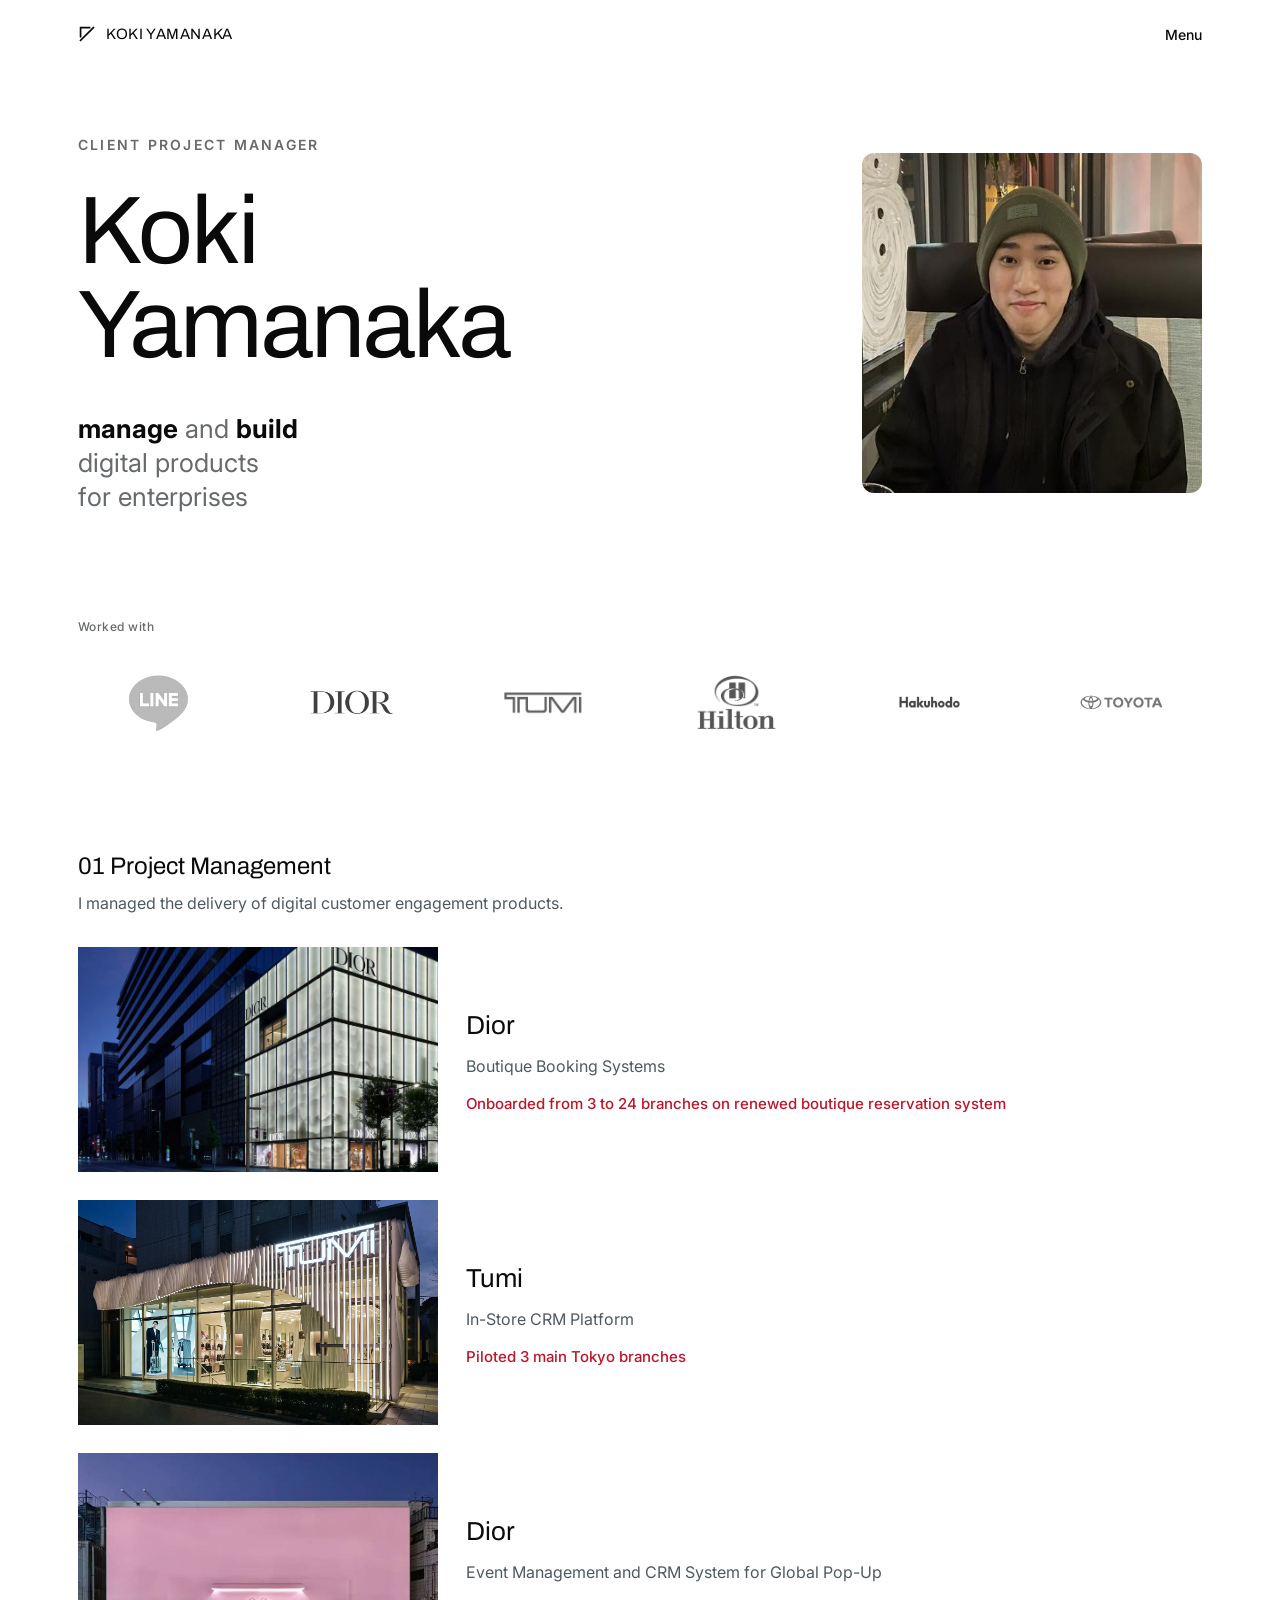
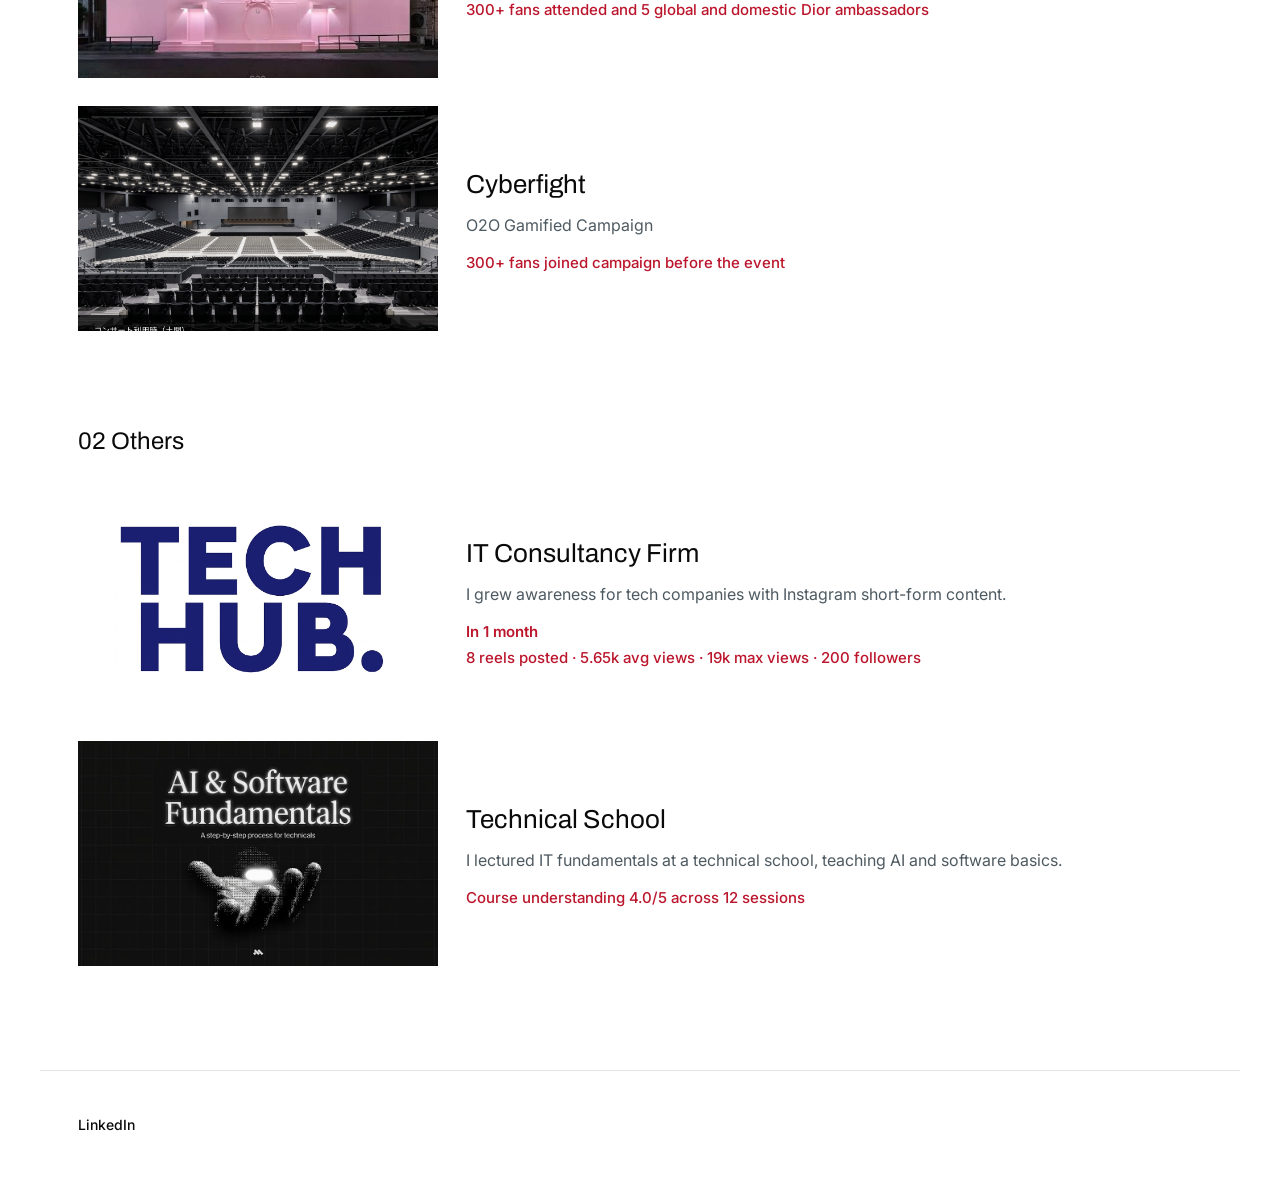
<file: index.html>
<!DOCTYPE html>
<html lang="en">
<head>
<!-- Google Analytics (GA4) -->
<script>
if (location.hostname !== 'localhost' && location.hostname !== '127.0.0.1') {
  var s = document.createElement('script');
  s.async = true;
  s.src = 'https://www.googletagmanager.com/gtag/js?id=G-XX8WPGD8Z6';
  document.head.appendChild(s);
  window.dataLayer = window.dataLayer || [];
  function gtag(){dataLayer.push(arguments);}
  gtag('js', new Date());
  gtag('config', 'G-XX8WPGD8Z6');
}
</script>
<meta charset="UTF-8">
<meta name="viewport" content="width=device-width, initial-scale=1.0">
<title>Koki Yamanaka</title>
<meta name="description" content="Machine learning engineer. I build AI products that actually get used.">
<link rel="preconnect" href="https://fonts.googleapis.com">
<link rel="preconnect" href="https://fonts.gstatic.com" crossorigin>
<link rel="stylesheet" href="https://fonts.googleapis.com/css2?family=Archivo:wght@400;600;700&family=Inter:wght@400;500;600;700&display=swap">
<link rel="stylesheet" href="case-study.css?v=83">
</head>
<body class="cs-page">

<header class="cs-header">
  <div class="cs-header-inner cs-container">
    <a class="cs-brand" href="index.html" aria-label="Koki Yamanaka — home">
      <svg class="cs-brand-mark" viewBox="0 0 28 28" aria-hidden="true">
        <path d="M4 24 24 4M4 4h14M4 4v14" fill="none" stroke="currentColor" stroke-width="2.6" stroke-linecap="square"/>
      </svg>
      <span>Koki Yamanaka</span>
    </a>
    <button class="cs-menu-toggle" id="menuToggle" type="button" aria-expanded="false" aria-controls="siteMenu">
      <span class="cs-menu-toggle-label">Menu</span>
    </button>
  </div>
</header>

<nav class="cs-menu" id="siteMenu" hidden>
  <div class="cs-menu-inner cs-container">
    <a href="index.html">Profile</a>
    <a href="reels.html">Short-Form Video</a>
    <a href="https://www.linkedin.com/in/koki-yamanaka-48b186243" target="_blank" rel="noopener">LinkedIn</a>
  </div>
</nav>

<main>

  <!-- ========== HERO ========== -->
  <section class="cs-container cs-hero home-hero">
    <div class="home-hero-text">
      <p class="home-hero-role">Client Project Manager</p>
      <h1 class="home-hero-name">Koki<br>Yamanaka</h1>
      <p class="home-hero-tagline"><strong>manage</strong> and <strong>build</strong><br>digital products<br>for enterprises</p>
    </div>
    <img class="home-hero-photo" src="images/hero-portrait.jpg" alt="Portrait of Koki Yamanaka">
  </section>

  <!-- ========== WORKED WITH ========== -->
  <section class="worked-with" aria-label="Clients I have worked with">
   <div class="cs-container">
    <p class="worked-with-label">Worked with</p>
    <ul class="logo-strip">
      <li class="logo-slot">
        <img src="images/clients/line.png" alt="LINE" hidden>
        <span>LINE</span>
      </li>
      <li class="logo-slot">
        <img src="images/clients/dior.png" alt="Dior" hidden>
        <span>Dior</span>
      </li>
      <li class="logo-slot">
        <img src="images/clients/tumi.png" alt="Tumi" hidden>
        <span>Tumi</span>
      </li>
      <li class="logo-slot">
        <img src="images/clients/hilton.png" alt="Hilton" hidden>
        <span>Hilton</span>
      </li>
      <li class="logo-slot">
        <img src="images/clients/hakuhodo.jpeg" alt="Hakuhodo" hidden>
        <span>Hakuhodo</span>
      </li>
      <li class="logo-slot">
        <img src="images/clients/toyota.png" alt="Toyota" hidden>
        <span>Toyota</span>
      </li>
    </ul>
   </div>
  </section>

  <!-- ========== WORK LIST ========== -->
  <section class="cs-section cs-container" id="work">
    <div class="cs-section-body work-group-label">
      <p>01 Project Management</p>
    </div>
    <p class="work-group-intro">I managed the delivery of digital customer engagement products.</p>

    <div class="work-list">

      <a class="work-item" href="dior.html">
        <figure class="media-slot" style="--ar: 16/10;">
          <img src="images/dior/hero.avif" alt="Dior boutique storefront">
          <figcaption>Dior</figcaption>
        </figure>
        <div class="work-item-text">
          <h3>Dior</h3>
          <p>Boutique Booking Systems</p>
          <p class="work-item-result">Onboarded from 3 to 24 branches on renewed boutique reservation system</p>
        </div>
      </a>

      <a class="work-item" href="tumi.html">
        <figure class="media-slot" style="--ar: 16/10;">
          <img src="images/tumi/hero.webp" alt="Tumi flagship storefront in Omotesando at night" style="object-position: 79% 50%;">
          <figcaption>Tumi</figcaption>
        </figure>
        <div class="work-item-text">
          <h3>Tumi</h3>
          <p>In-Store CRM Platform</p>
          <p class="work-item-result">Piloted 3 main Tokyo branches</p>
        </div>
      </a>

      <a class="work-item" href="dior-addict.html">
        <figure class="media-slot" style="--ar: 16/10;">
          <img src="images/dior-addict/hero.jpeg" alt="Dior Addict pop-up event venue exterior in Shibuya">
          <figcaption>Dior Addict</figcaption>
        </figure>
        <div class="work-item-text">
          <h3>Dior</h3>
          <p>Event Management and CRM System for Global Pop-Up</p>
          <p class="work-item-result">300+ fans attended and 5 global and domestic Dior ambassadors</p>
        </div>
      </a>

      <a class="work-item" href="new-project.html">
        <figure class="media-slot" style="--ar: 16/10;">
          <img src="images/cyberfight/hero.png" alt="Cyberfight wrestling event">
          <figcaption>Cyberfight</figcaption>
        </figure>
        <div class="work-item-text">
          <h3>Cyberfight</h3>
          <p>O2O Gamified Campaign</p>
          <p class="work-item-result">300+ fans joined campaign before the event</p>
        </div>
      </a>

      <!-- TODO: add more case studies here as they're built -->

    </div>

    <div class="cs-section-body work-group-label">
      <p>02 Others</p>
    </div>

    <div class="work-list" id="education">

      <a class="work-item" href="novatrade.html">
        <figure class="media-slot media-slot--fit" style="--ar: 16/10;">
          <img src="images/novatrade/hero-2.jpg" alt="Novatrade">
          <figcaption>Novatrade</figcaption>
        </figure>
        <div class="work-item-text">
          <h3>IT Consultancy Firm</h3>
          <p>I grew awareness for tech companies with Instagram short-form content.</p>
          <p class="work-item-result"><span class="result-lead">In 1 month</span>8 reels posted · 5.65k avg views · 19k max views · 200 followers</p>
        </div>
      </a>

      <a class="work-item" href="technical-school.html">
        <figure class="media-slot" style="--ar: 16/10;">
          <img src="images/technical-school/fundamentals-card-wide.png" alt="AI &amp; Software Fundamentals">
          <figcaption>Technical School</figcaption>
        </figure>
        <div class="work-item-text">
          <h3>Technical School</h3>
          <p>I lectured IT fundamentals at a technical school, teaching AI and software basics.</p>
          <p class="work-item-result">Course understanding 4.0/5 across 12 sessions</p>
        </div>
      </a>

    </div>
  </section>

  <footer class="cs-footer cs-container">
    <a href="https://www.linkedin.com/in/koki-yamanaka-48b186243" target="_blank" rel="noopener">LinkedIn</a>
  </footer>

</main>

<script>
  document.querySelectorAll('.logo-slot img').forEach(function (img) {
    var show = function () { img.hidden = false; img.nextElementSibling.hidden = true; };
    if (img.complete && img.naturalWidth > 0) show(); else img.addEventListener('load', show);
  });

  document.querySelectorAll('.media-slot > img').forEach(function (img) {
    var markEmpty = function () { img.closest('.media-slot').classList.add('is-empty'); };
    if (img.complete && img.naturalWidth === 0) {
      markEmpty();
    } else {
      img.addEventListener('error', markEmpty);
    }
  });

  (function () {
    var toggle = document.getElementById('menuToggle');
    var menu = document.getElementById('siteMenu');
    var label = toggle.querySelector('.cs-menu-toggle-label');

    toggle.addEventListener('click', function () {
      var willOpen = menu.hidden;
      menu.hidden = !willOpen;
      toggle.setAttribute('aria-expanded', String(willOpen));
      label.textContent = willOpen ? 'Close' : 'Menu';
    });
  })();
</script>

</body>
</html>
</file>
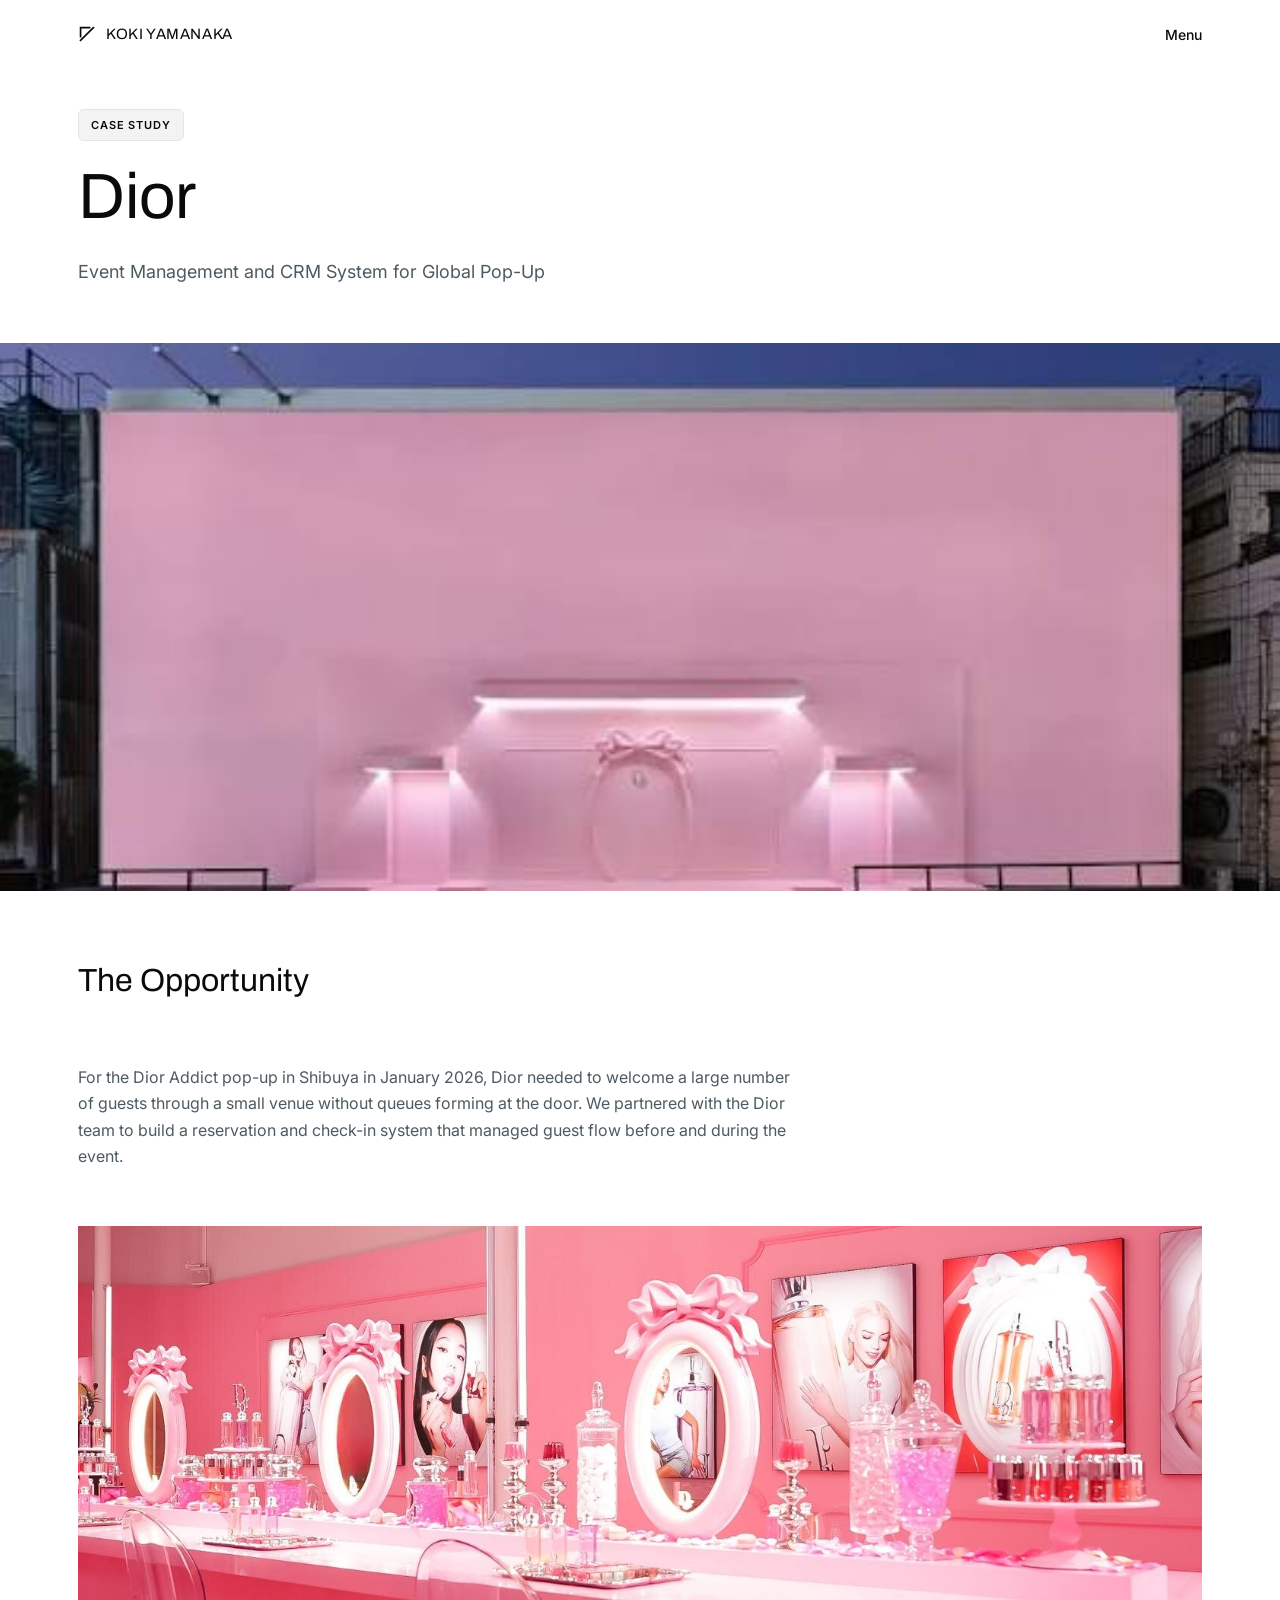
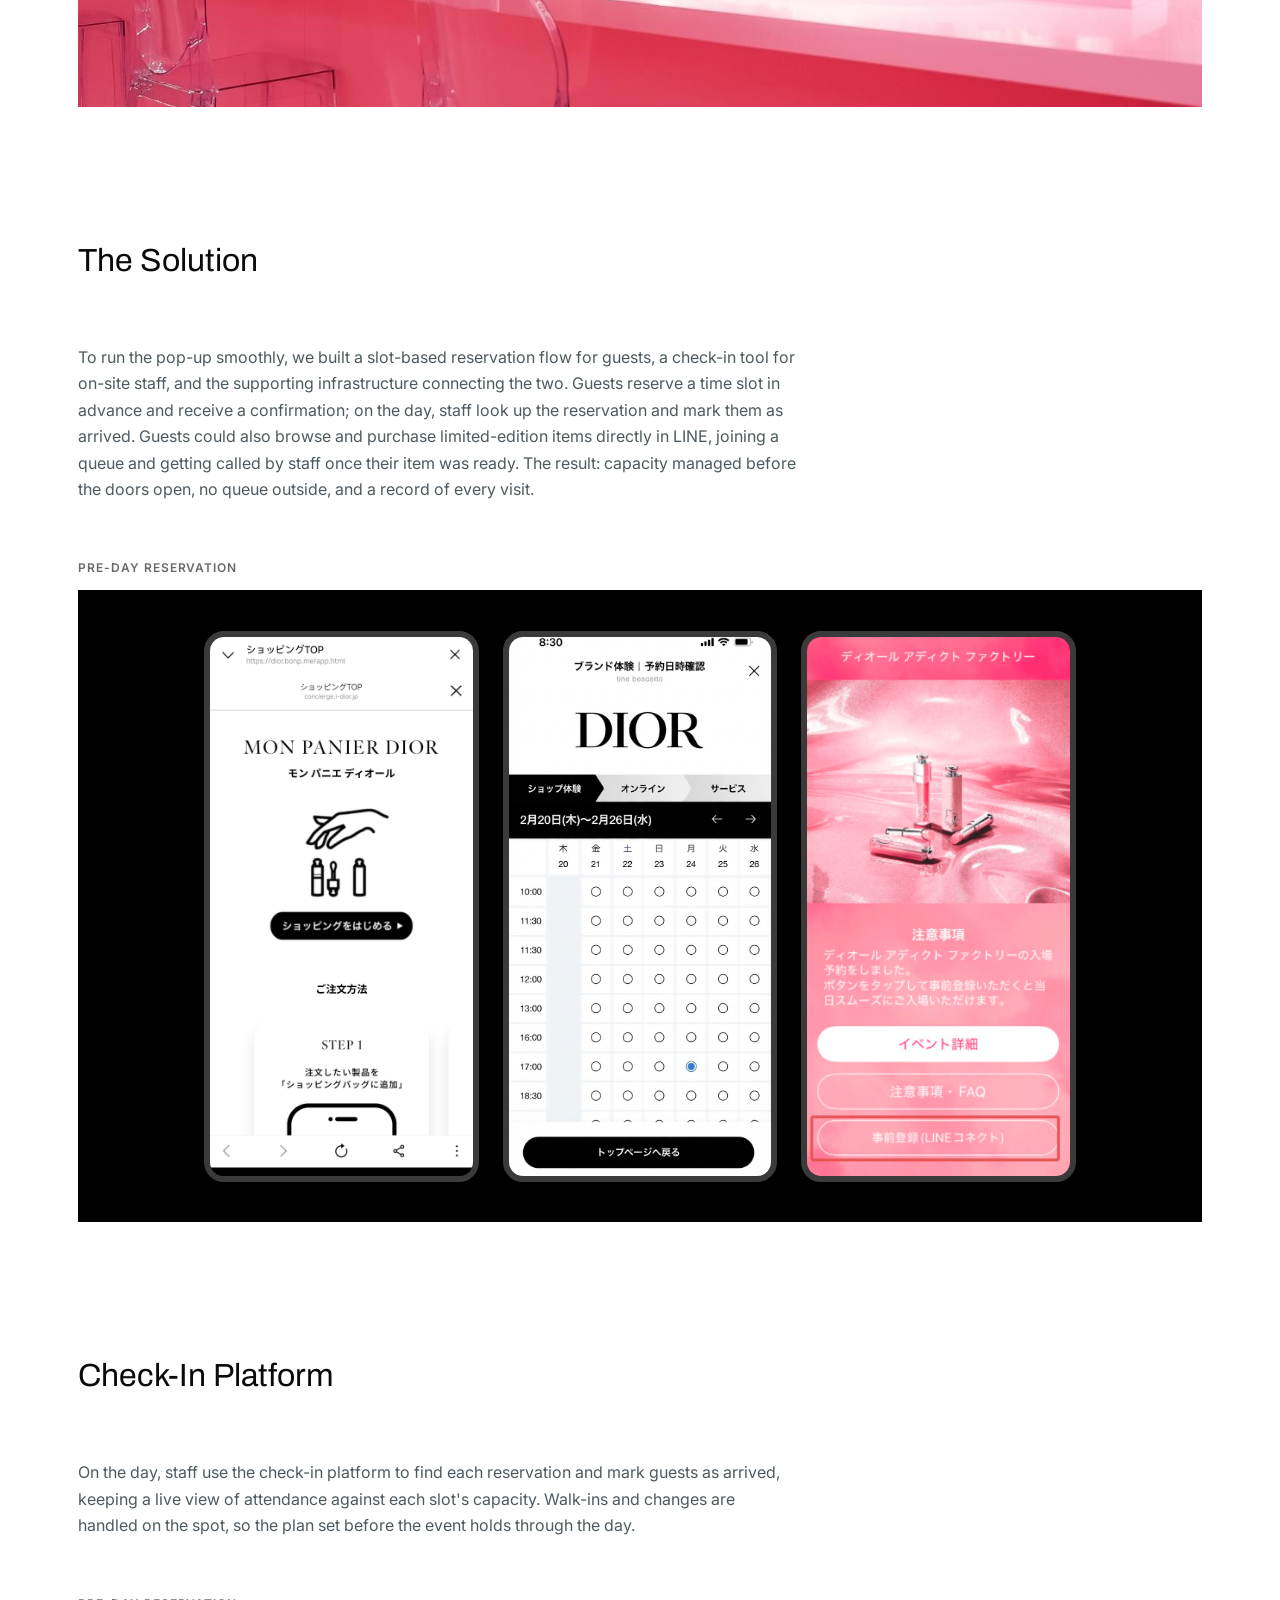
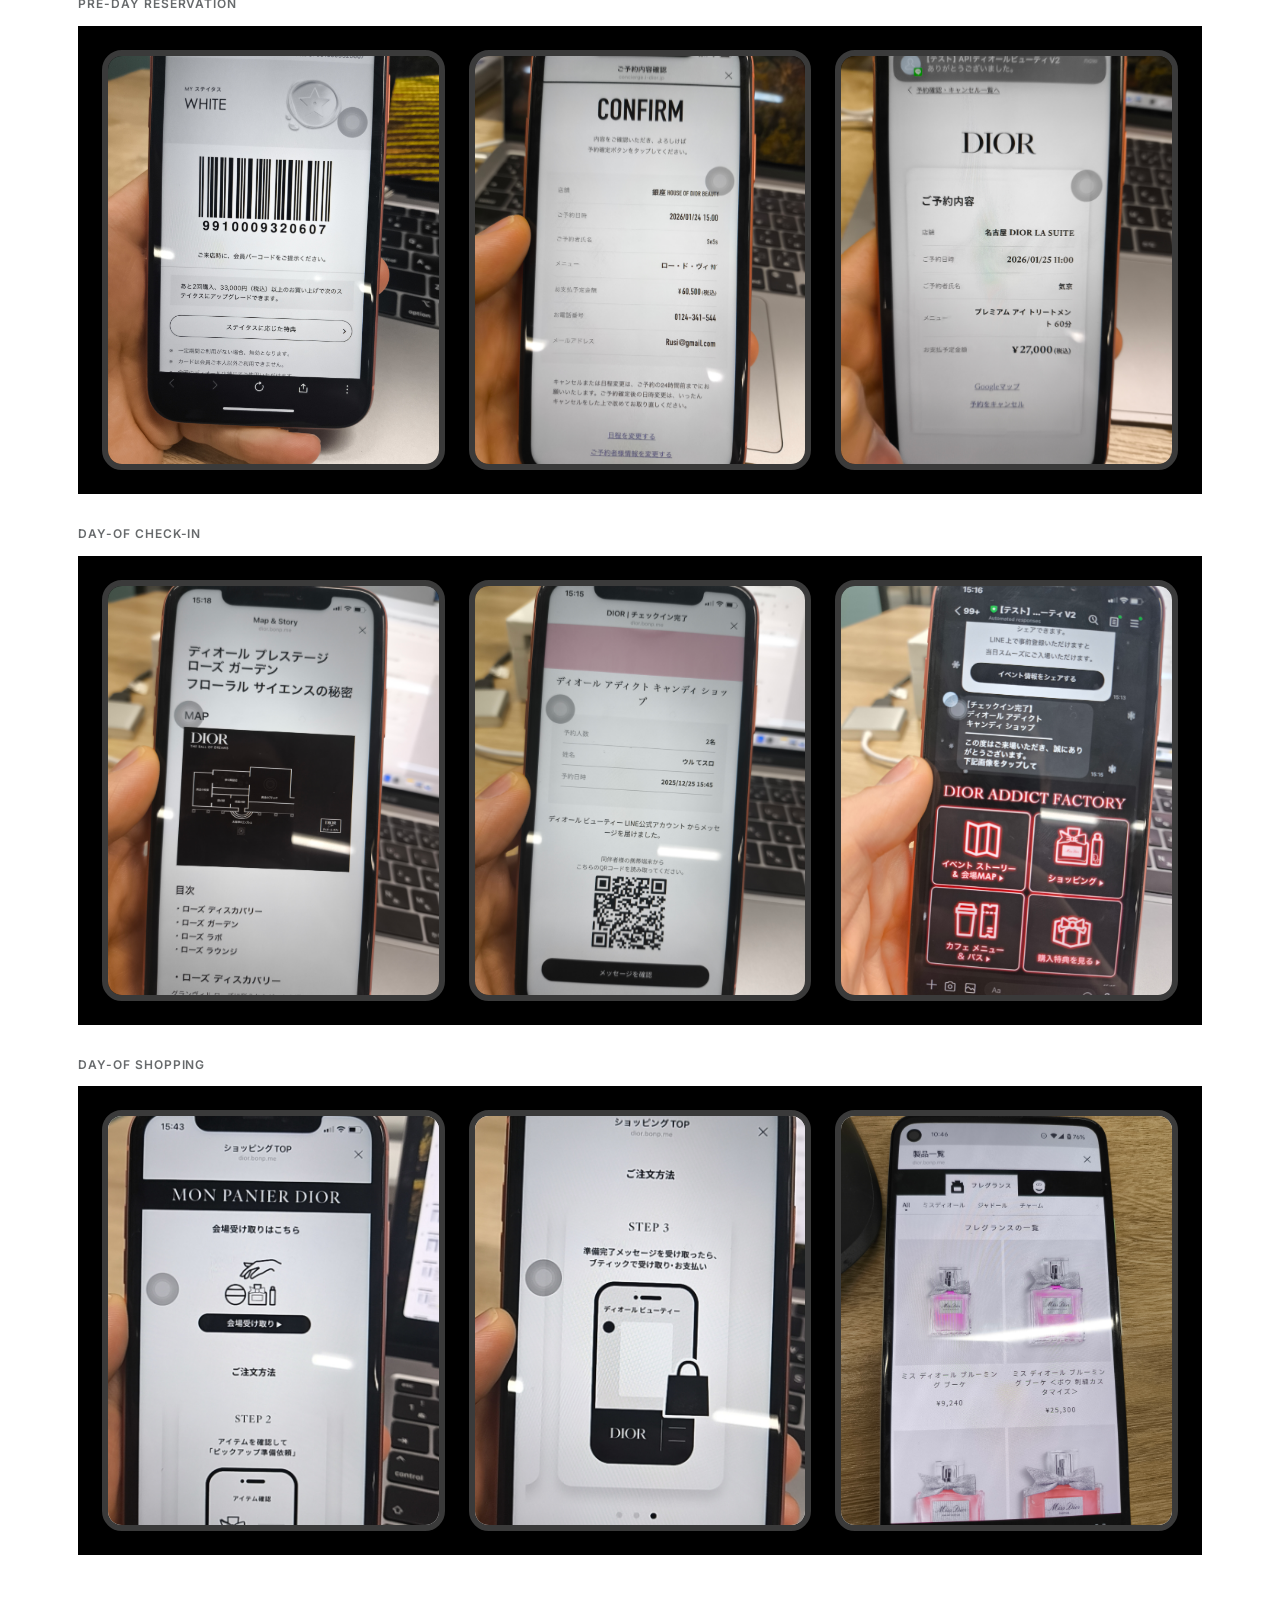
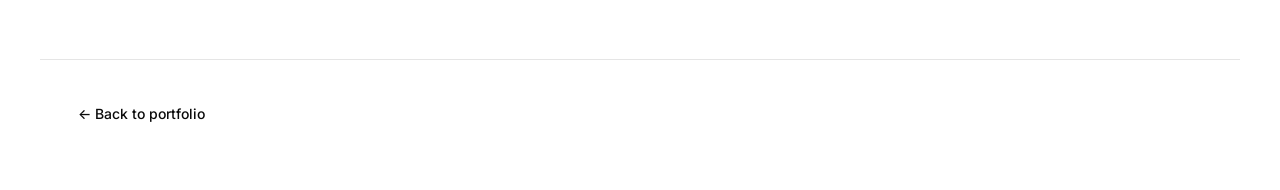
<file: dior-addict.html>
<!DOCTYPE html>
<html lang="en">
<head>
<!-- Google Analytics (GA4) -->
<script>
if (location.hostname !== 'localhost' && location.hostname !== '127.0.0.1') {
  var s = document.createElement('script');
  s.async = true;
  s.src = 'https://www.googletagmanager.com/gtag/js?id=G-XX8WPGD8Z6';
  document.head.appendChild(s);
  window.dataLayer = window.dataLayer || [];
  function gtag(){dataLayer.push(arguments);}
  gtag('js', new Date());
  gtag('config', 'G-XX8WPGD8Z6');
}
</script>
<meta charset="UTF-8">
<meta name="viewport" content="width=device-width, initial-scale=1.0">
<title>Dior Addict Pop-up Reservation System — Case Study</title>
<meta name="description" content="Delivering the reservation and check-in system for the Dior Addict pop-up event in Shibuya, January 2026.">
<link rel="preconnect" href="https://fonts.googleapis.com">
<link rel="preconnect" href="https://fonts.gstatic.com" crossorigin>
<link rel="stylesheet" href="https://fonts.googleapis.com/css2?family=Archivo:wght@400;600;700&family=Inter:wght@400;500;600;700&display=swap">
<link rel="stylesheet" href="case-study.css?v=9">
</head>
<body class="cs-page">

<header class="cs-header">
  <div class="cs-header-inner cs-container">
    <a class="cs-brand" href="index.html" aria-label="Koki Yamanaka — home">
      <svg class="cs-brand-mark" viewBox="0 0 28 28" aria-hidden="true">
        <path d="M4 24 24 4M4 4h14M4 4v14" fill="none" stroke="currentColor" stroke-width="2.6" stroke-linecap="square"/>
      </svg>
      <span>Koki Yamanaka</span>
    </a>
    <button class="cs-menu-toggle" id="menuToggle" type="button" aria-expanded="false" aria-controls="siteMenu">
      <span class="cs-menu-toggle-label">Menu</span>
    </button>
  </div>
</header>

<nav class="cs-menu" id="siteMenu" hidden>
  <div class="cs-menu-inner cs-container">
    <a href="index.html">Profile</a>
    <a href="https://www.linkedin.com/in/koki-yamanaka-48b186243" target="_blank" rel="noopener">LinkedIn</a>
  </div>
</nav>

<main>

  <!-- ========== HERO ========== -->
  <header class="cs-container cs-hero">
    <span class="cs-eyebrow">Case Study</span>
    <h1 class="cs-title">Dior</h1>
    <p class="cs-tagline">Event Management and CRM System for Global Pop-Up</p>
  </header>

  <figure class="media-slot media-slot--bleed" style="--ar: 21/9;">
    <img src="images/dior-addict/hero.jpeg" alt="Dior Addict pop-up event venue exterior in Shibuya">
    <figcaption>Hero — pop-up venue</figcaption>
  </figure>

  <!-- ========== THE OPPORTUNITY ========== -->
  <section class="cs-section cs-container">
    <h2 class="cs-section-title">The Opportunity</h2>
    <div class="cs-section-body">
      <p>For the Dior Addict pop-up in Shibuya in January 2026, Dior needed to welcome a large number of guests through a small venue without queues forming at the door. We partnered with the Dior team to build a reservation and check-in system that managed guest flow before and during the event.</p>
    </div>

    <figure class="media-slot" style="--ar: 21/9;">
      <img src="images/dior-addict/opportunity-venue.jpg" alt="Interior of the Dior Addict pop-up with a pink makeup counter, lit mirrors, and product displays">
      <figcaption>Pop-up venue</figcaption>
    </figure>
  </section>

  <!-- ========== THE SOLUTION ========== -->
  <section class="cs-section cs-container">
    <h2 class="cs-section-title">The Solution</h2>
    <div class="cs-section-body">
      <p>To run the pop-up smoothly, we built a slot-based reservation flow for guests, a check-in tool for on-site staff, and the supporting infrastructure connecting the two. Guests reserve a time slot in advance and receive a confirmation; on the day, staff look up the reservation and mark them as arrived. Guests could also browse and purchase limited-edition items directly in LINE, joining a queue and getting called by staff once their item was ready. The result: capacity managed before the doors open, no queue outside, and a record of every visit.</p>
    </div>

    <p class="row-label">Pre-Day Reservation</p>
    <figure class="media-slot media-slot--dark" style="--ar: 16/9;">
      <div class="phone-row phone-row--addict-fit">
        <figure class="media-slot media-slot--phone">
          <img src="images/dior-addict/checkin-1.png" alt="Check-in entry screen">
          <figcaption>Check-in entry</figcaption>
        </figure>
        <figure class="media-slot media-slot--phone">
          <img src="images/dior-addict/screen-1.jpeg" alt="Dior time slot booking calendar with available appointment times by day">
          <figcaption>Time slot selection</figcaption>
        </figure>
        <figure class="media-slot media-slot--phone">
          <img src="images/dior-addict/screen-2.png" alt="Dior Addict Factory reservation confirmation screen with LINE pre-registration prompt">
          <figcaption>Reservation confirmed</figcaption>
        </figure>
      </div>
    </figure>
  </section>

  <!-- ========== CHECK-IN PLATFORM ========== -->
  <section class="cs-section cs-container">
    <h2 class="cs-section-title">Check-In Platform</h2>
    <div class="cs-section-body">
      <p>On the day, staff use the check-in platform to find each reservation and mark guests as arrived, keeping a live view of attendance against each slot's capacity. Walk-ins and changes are handled on the spot, so the plan set before the event holds through the day.</p>
    </div>

    <p class="row-label">Pre-Day Reservation</p>
    <figure class="media-slot media-slot--dark" style="--ar: 12/5;">
      <div class="phone-row phone-row--addict-shots">
        <figure class="media-slot media-slot--phone">
          <img src="images/dior-addict/row1-1.jpg" alt="Dior membership card in the app showing WHITE status tier, the member barcode, and progress toward the next tier">
          <figcaption>Membership card</figcaption>
        </figure>
        <figure class="media-slot media-slot--phone">
          <img src="images/dior-addict/row1-2.jpg" alt="Reservation confirmation review screen for Ginza House of Dior Beauty, 24 January 2026 at 15:00, with the menu and price">
          <figcaption>Reservation — confirm</figcaption>
        </figure>
        <figure class="media-slot media-slot--phone">
          <img src="images/dior-addict/row1-3.jpg" alt="Reservation details for Nagoya Dior La Suite, 25 January 2026, with a LINE thank-you notification at the top of the screen">
          <figcaption>Reservation details</figcaption>
        </figure>
      </div>
    </figure>

    <p class="row-label">Day-of Check-In</p>
    <figure class="media-slot media-slot--dark" style="--ar: 12/5;">
      <div class="phone-row phone-row--addict-shots">
        <figure class="media-slot media-slot--phone">
          <img src="images/dior-addict/row2-1.jpg" alt="Event Map and Story page with the Dior Ball of Dreams venue floor map and a table of contents of rose-themed rooms">
          <figcaption>Event map &amp; story</figcaption>
        </figure>
        <figure class="media-slot media-slot--phone">
          <img src="images/dior-addict/row2-2.jpg" alt="Check-in complete screen for the Dior Addict Candy Shop with party size, name, date and time, and a QR code for a companion's phone">
          <figcaption>Check-in complete</figcaption>
        </figure>
        <figure class="media-slot media-slot--phone">
          <img src="images/dior-addict/row2-3.jpg" alt="LINE chat showing the check-in complete message and the Dior Addict Factory rich menu: event story and venue map, shopping, café menu and pass, and purchase benefits">
          <figcaption>LINE — rich menu</figcaption>
        </figure>
      </div>
    </figure>

    <p class="row-label">Day-of Shopping</p>
    <figure class="media-slot media-slot--dark" style="--ar: 12/5;">
      <div class="phone-row phone-row--addict-shots">
        <figure class="media-slot media-slot--phone">
          <img src="images/dior-addict/row3-1.jpg" alt="Shopping top page, Mon Panier Dior, with venue pickup and order step 2: confirm the item and request pickup preparation">
          <figcaption>Shopping — pickup request</figcaption>
        </figure>
        <figure class="media-slot media-slot--phone">
          <img src="images/dior-addict/row3-2.jpg" alt="Shopping order step 3: once the ready message arrives, collect and pay for the item at the boutique">
          <figcaption>Shopping — ready message</figcaption>
        </figure>
        <figure class="media-slot media-slot--phone">
          <img src="images/dior-addict/row3-3.jpg" alt="Product list in LINE on the fragrance tab, showing Miss Dior Blooming Bouquet items with prices">
          <figcaption>Product catalogue</figcaption>
        </figure>
      </div>
    </figure>
  </section>

  <footer class="cs-footer cs-container">
    <a href="index.html">&larr; Back to portfolio</a>
  </footer>

</main>

<script>
  document.querySelectorAll('.media-slot > img').forEach(function (img) {
    var markEmpty = function () { img.closest('.media-slot').classList.add('is-empty'); };
    if (img.complete && img.naturalWidth === 0) {
      markEmpty();
    } else {
      img.addEventListener('error', markEmpty);
    }
  });

  (function () {
    var toggle = document.getElementById('menuToggle');
    var menu = document.getElementById('siteMenu');
    var label = toggle.querySelector('.cs-menu-toggle-label');

    toggle.addEventListener('click', function () {
      var willOpen = menu.hidden;
      menu.hidden = !willOpen;
      toggle.setAttribute('aria-expanded', String(willOpen));
      label.textContent = willOpen ? 'Close' : 'Menu';
    });
  })();
</script>

</body>
</html>
</file>
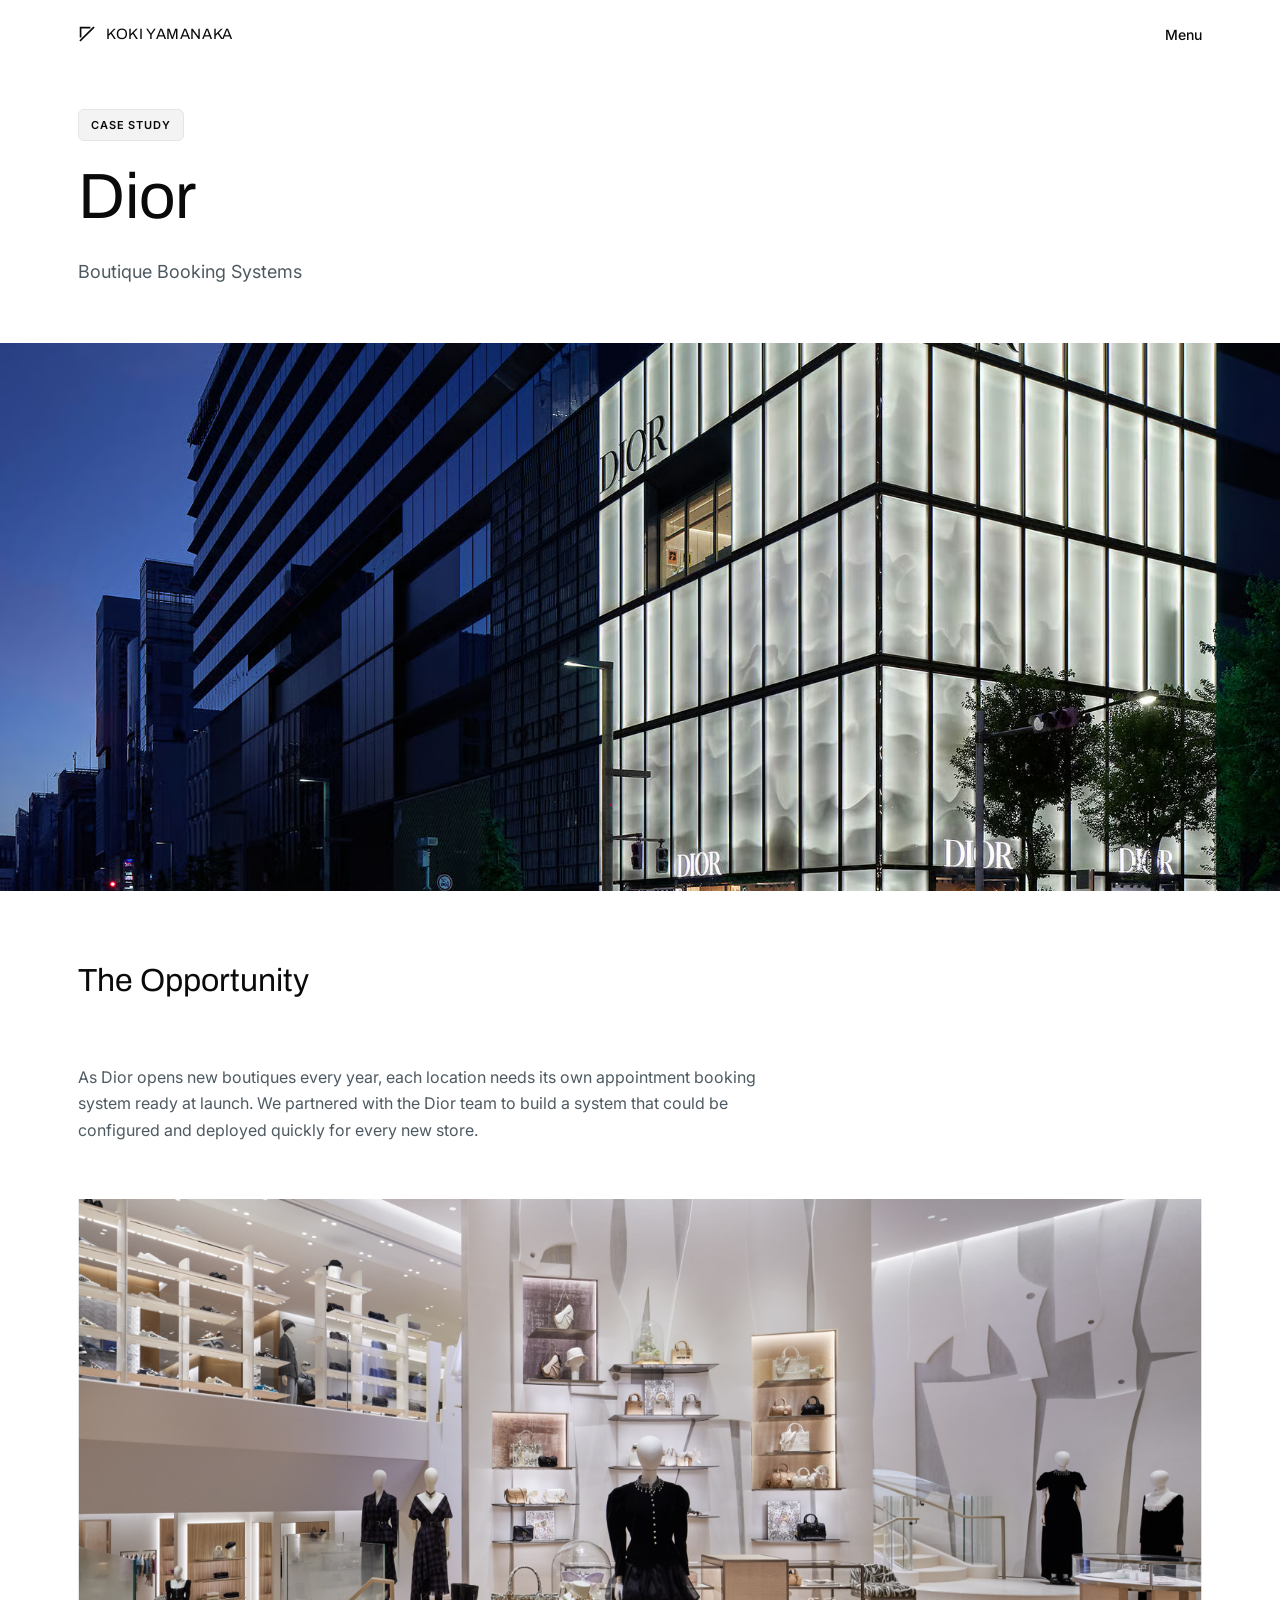
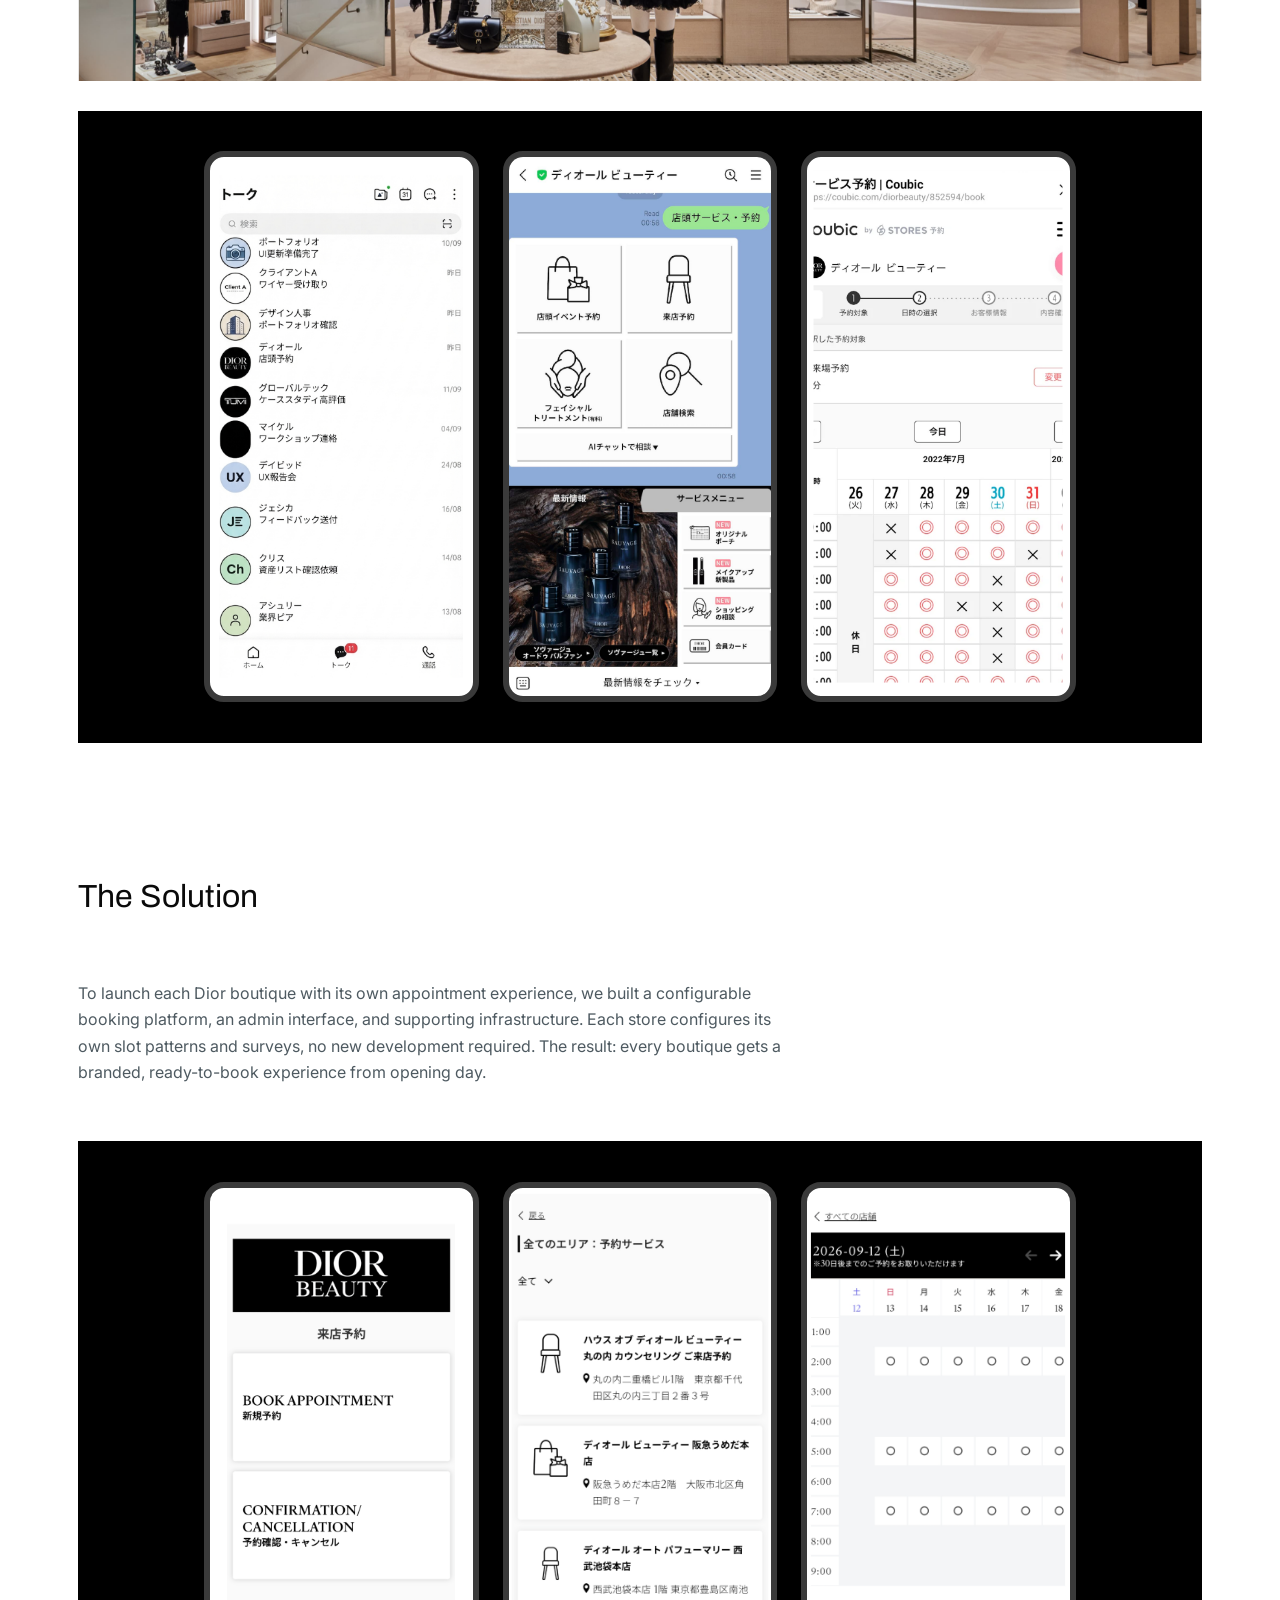
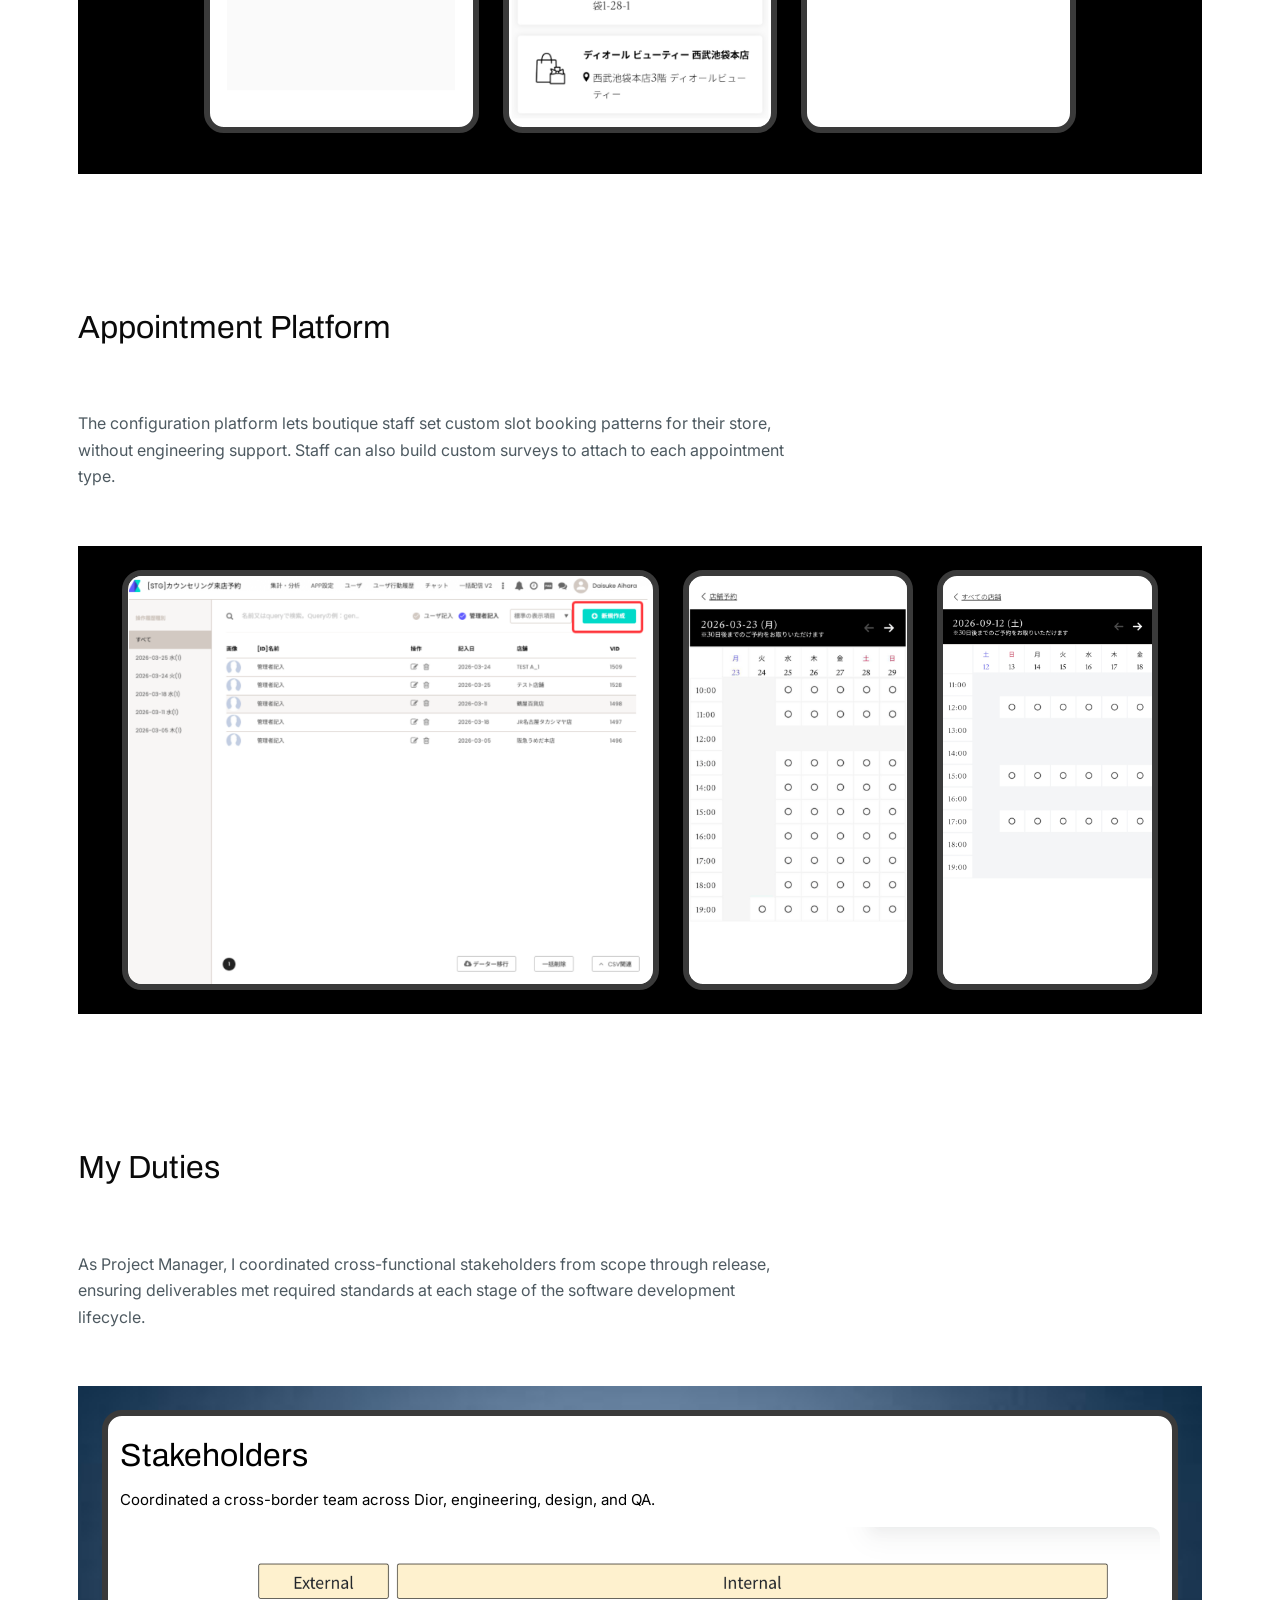
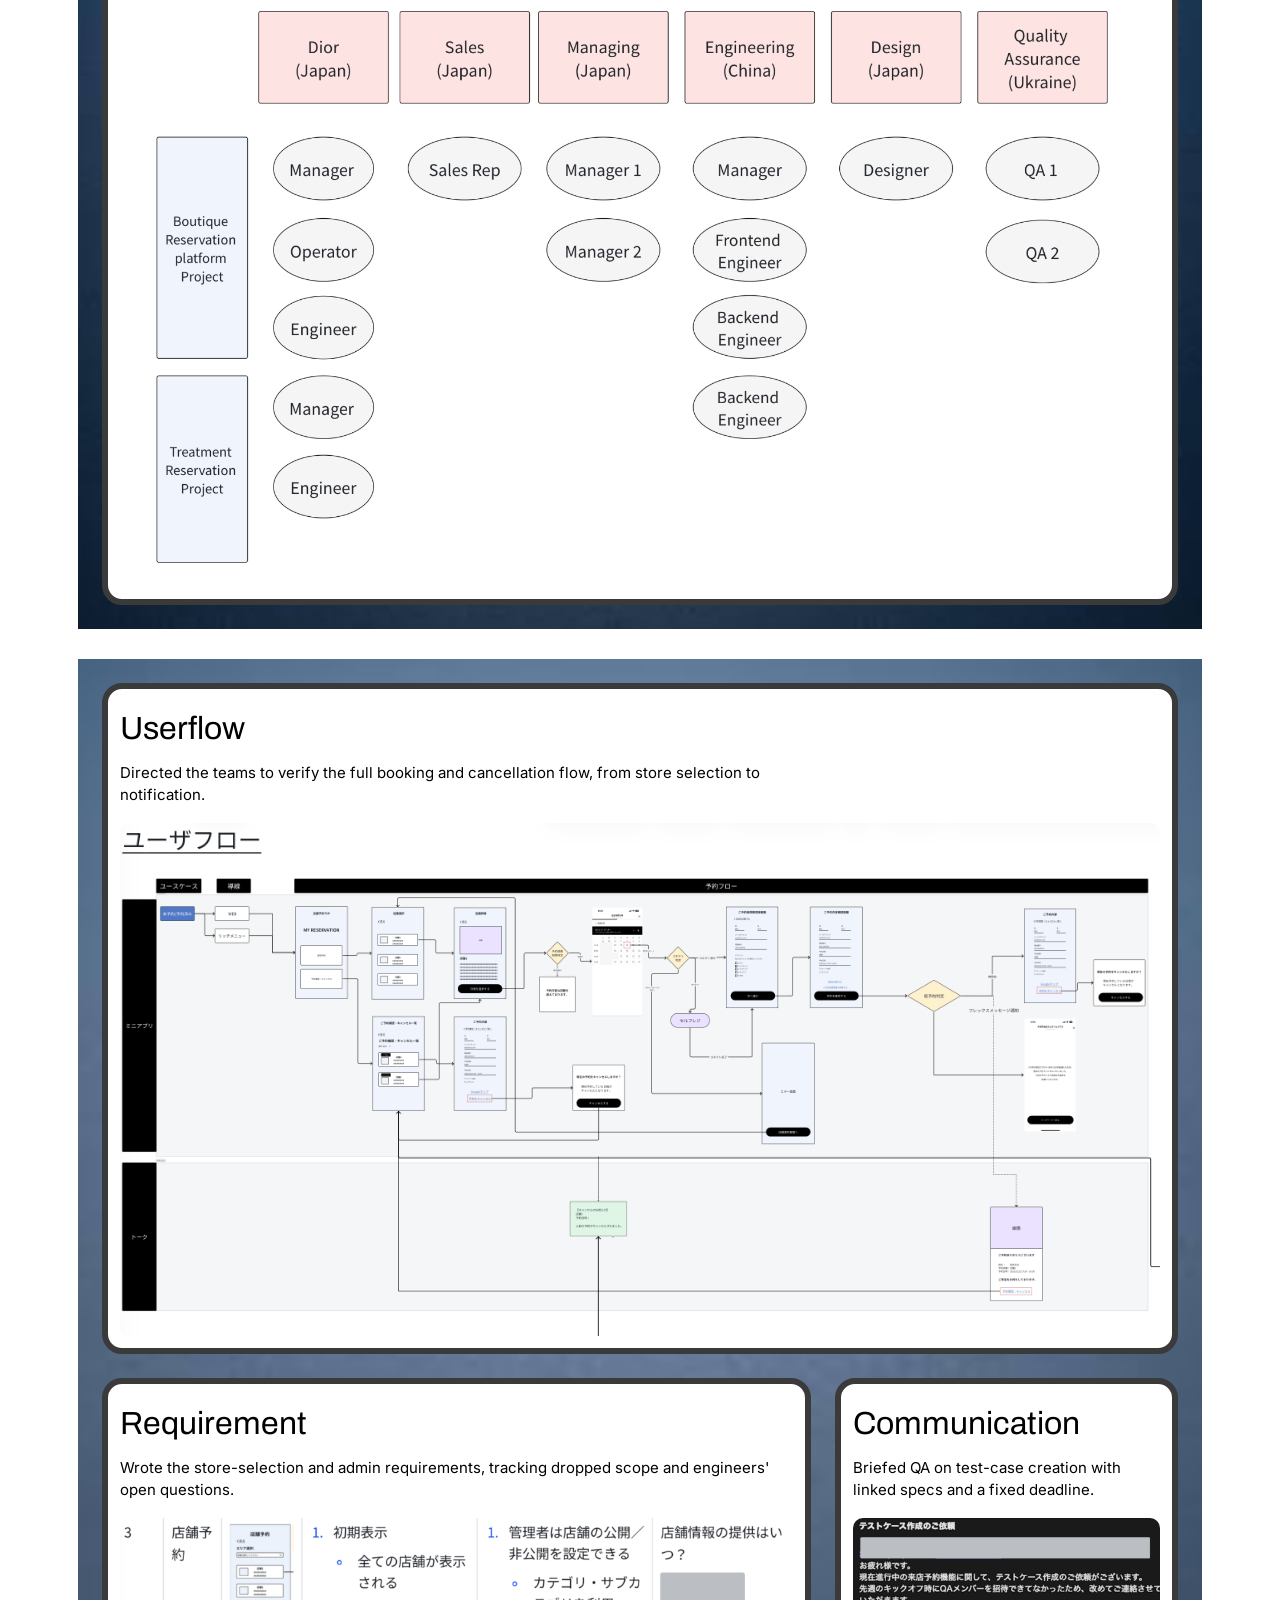
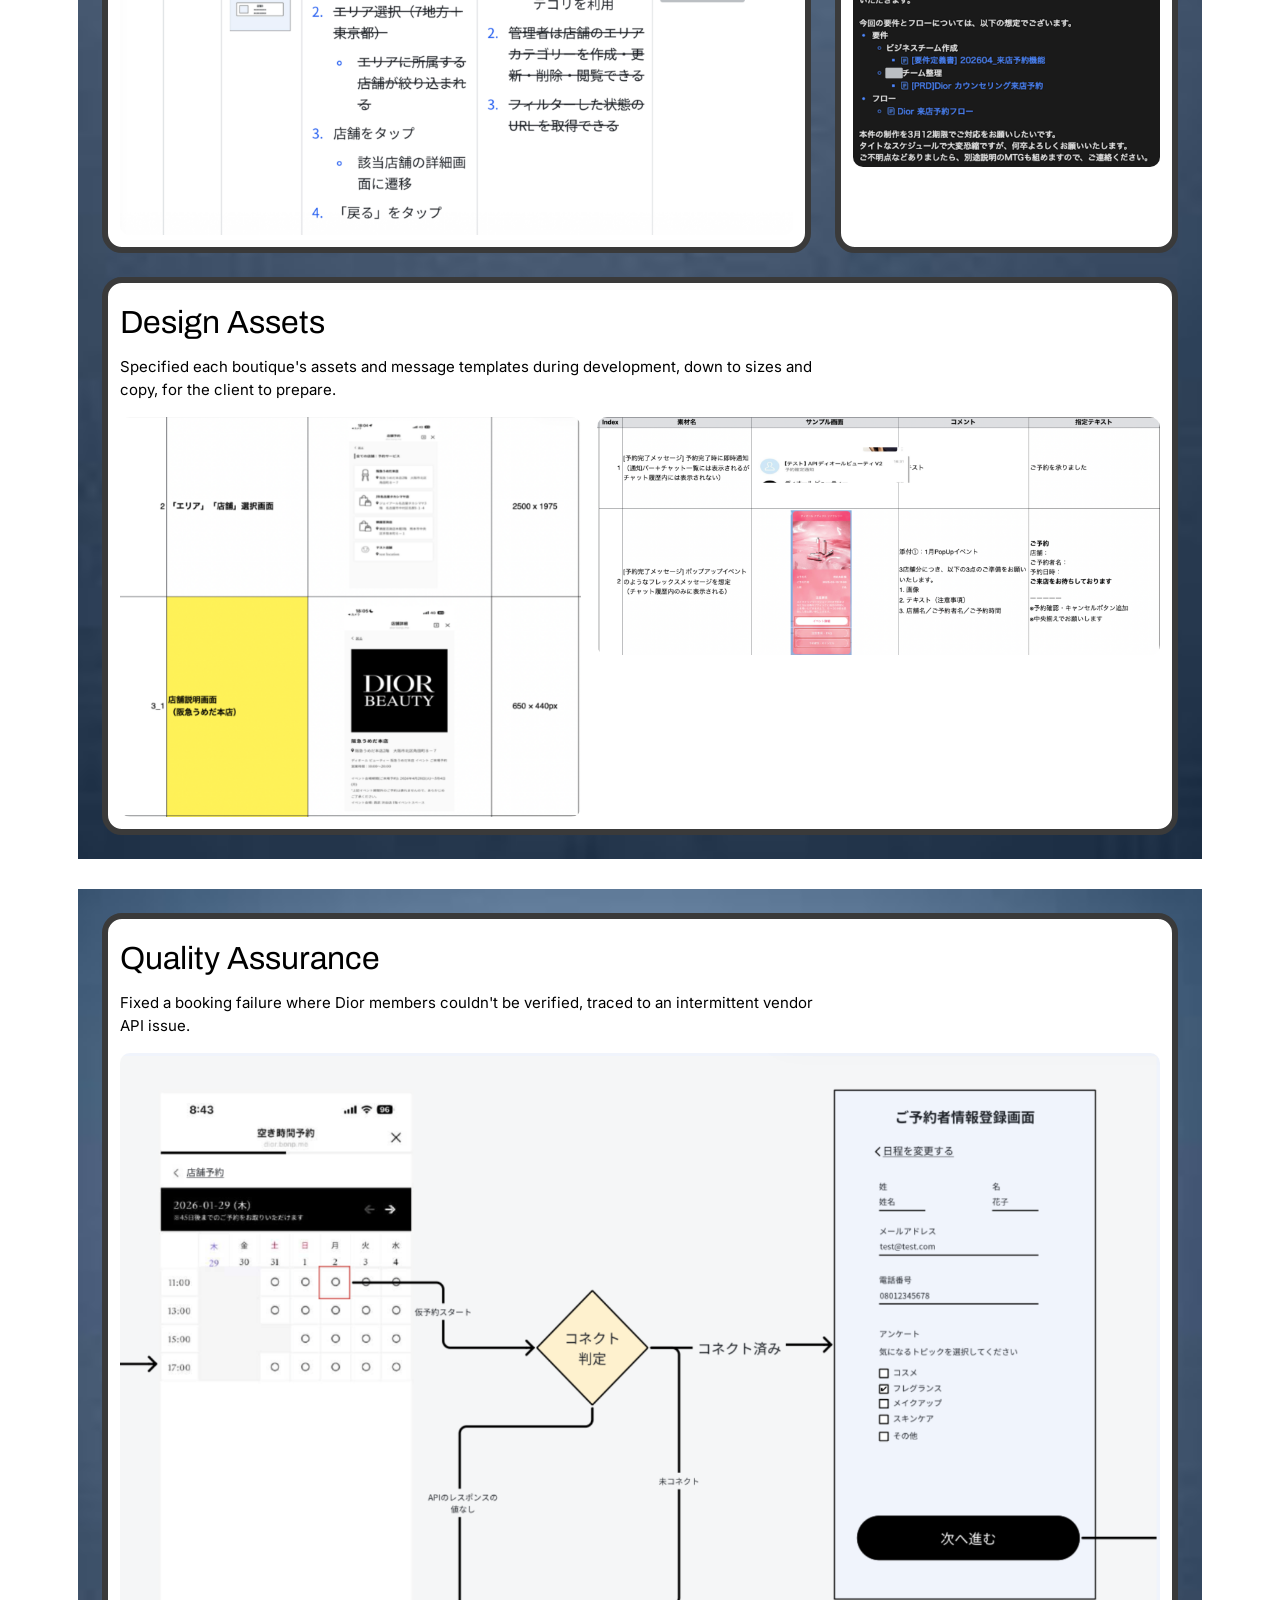
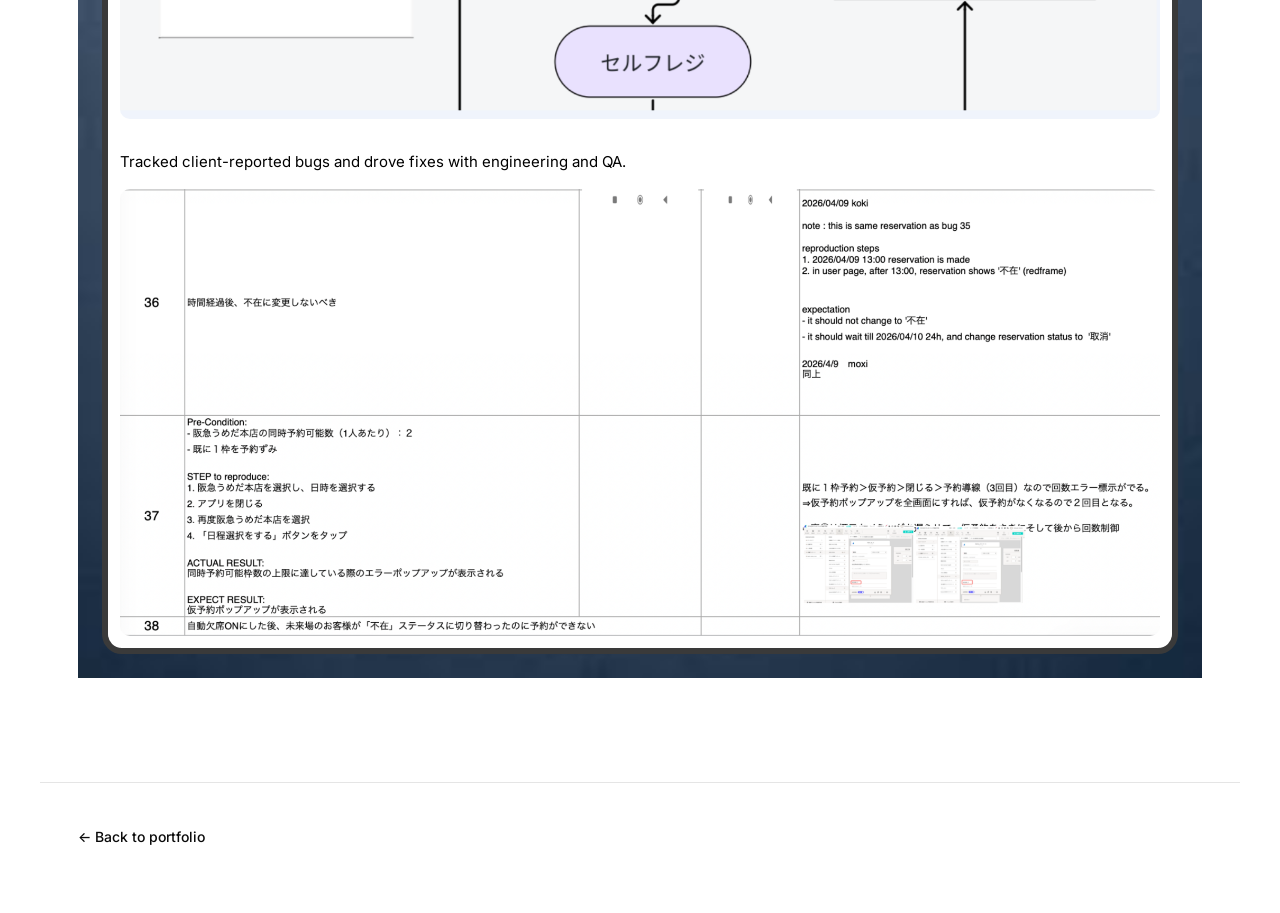
<file: dior.html>
<!DOCTYPE html>
<html lang="en">
<head>
<!-- Google Analytics (GA4) -->
<script>
if (location.hostname !== 'localhost' && location.hostname !== '127.0.0.1') {
  var s = document.createElement('script');
  s.async = true;
  s.src = 'https://www.googletagmanager.com/gtag/js?id=G-XX8WPGD8Z6';
  document.head.appendChild(s);
  window.dataLayer = window.dataLayer || [];
  function gtag(){dataLayer.push(arguments);}
  gtag('js', new Date());
  gtag('config', 'G-XX8WPGD8Z6');
}
</script>
<meta charset="UTF-8">
<meta name="viewport" content="width=device-width, initial-scale=1.0">
<title>Dior Boutique Appointment Platform — Case Study</title>
<meta name="description" content="Building a configurable boutique appointment platform for Dior's fast-scaling store network.">
<link rel="preconnect" href="https://fonts.googleapis.com">
<link rel="preconnect" href="https://fonts.gstatic.com" crossorigin>
<link rel="stylesheet" href="https://fonts.googleapis.com/css2?family=Archivo:wght@400;600;700&family=Inter:wght@400;500;600;700&display=swap">
<link rel="stylesheet" href="case-study.css?v=9">
</head>
<body class="cs-page">

<header class="cs-header">
  <div class="cs-header-inner cs-container">
    <a class="cs-brand" href="index.html" aria-label="Koki Yamanaka — home">
      <svg class="cs-brand-mark" viewBox="0 0 28 28" aria-hidden="true">
        <path d="M4 24 24 4M4 4h14M4 4v14" fill="none" stroke="currentColor" stroke-width="2.6" stroke-linecap="square"/>
      </svg>
      <span>Koki Yamanaka</span>
    </a>
    <button class="cs-menu-toggle" id="menuToggle" type="button" aria-expanded="false" aria-controls="siteMenu">
      <span class="cs-menu-toggle-label">Menu</span>
    </button>
  </div>
</header>

<nav class="cs-menu" id="siteMenu" hidden>
  <div class="cs-menu-inner cs-container">
    <a href="index.html">Profile</a>
    <a href="https://www.linkedin.com/in/koki-yamanaka-48b186243" target="_blank" rel="noopener">LinkedIn</a>
  </div>
</nav>

<main>

  <!-- ========== HERO ========== -->
  <header class="cs-container cs-hero">
    <span class="cs-eyebrow">Case Study</span>
    <h1 class="cs-title">Dior</h1>
    <p class="cs-tagline">Boutique Booking Systems</p>
  </header>

  <figure class="media-slot media-slot--bleed" style="--ar: 21/9;">
    <img src="images/dior/hero.avif" alt="Dior boutique storefront at night">
    <figcaption>Hero — boutique storefront</figcaption>
  </figure>

  <!-- ========== THE OPPORTUNITY ========== -->
  <section class="cs-section cs-container">
    <h2 class="cs-section-title">The Opportunity</h2>
    <div class="cs-section-body">
      <p>As Dior opens new boutiques every year, each location needs its own appointment booking system ready at launch. We partnered with the Dior team to build a system that could be configured and deployed quickly for every new store.</p>
    </div>

    <figure class="media-slot" style="--ar: 21/9;">
      <img src="images/dior/opportunity-interior.png" alt="Dior boutique interior">
      <figcaption>Boutique interior</figcaption>
    </figure>

    <figure class="media-slot media-slot--dark" style="--ar: 16/9;">
      <div class="phone-row phone-row--opportunity">
        <figure class="media-slot media-slot--phone">
          <img src="images/dior/opportunity-chat.png" alt="Dior Beauty chat screen">
          <figcaption>App — screen</figcaption>
        </figure>
        <figure class="media-slot media-slot--phone">
          <img src="images/dior/opportunity-app-1.png" alt="Dior Beauty appointment app — home screen">
          <figcaption>App — home</figcaption>
        </figure>
        <figure class="media-slot media-slot--phone">
          <img src="images/dior/opportunity-app-4.png" alt="Dior Beauty appointment app — additional screen">
          <figcaption>App — additional screen</figcaption>
        </figure>
      </div>
    </figure>
  </section>

  <!-- ========== THE SOLUTION ========== -->
  <section class="cs-section cs-container">
    <h2 class="cs-section-title">The Solution</h2>
    <div class="cs-section-body">
      <p>To launch each Dior boutique with its own appointment experience, we built a configurable booking platform, an admin interface, and supporting infrastructure. Each store configures its own slot patterns and surveys, no new development required. The result: every boutique gets a branded, ready-to-book experience from opening day.</p>
    </div>

    <figure class="media-slot media-slot--dark" style="--ar: 16/9;">
      <div class="phone-row phone-row--solution">
        <figure class="media-slot media-slot--phone">
          <img src="images/dior/solution-app-1.png" alt="Dior Beauty appointment booking home screen">
          <figcaption>Booking entry point</figcaption>
        </figure>
        <figure class="media-slot media-slot--phone">
          <img src="images/dior/solution-app-2.png" alt="List of nearby Dior boutiques for appointment booking">
          <figcaption>Store selection</figcaption>
        </figure>
        <figure class="media-slot media-slot--phone">
          <img src="images/dior/solution-app-3.png" alt="Date and time slot selection screen">
          <figcaption>Slot selection</figcaption>
        </figure>
      </div>
    </figure>
  </section>

  <!-- ========== APPOINTMENT PLATFORM — SLOT PATTERNS ========== -->
  <section class="cs-section cs-container">
    <h2 class="cs-section-title">Appointment Platform</h2>
    <div class="cs-section-body">
      <p>The configuration platform lets boutique staff set custom slot booking patterns for their store, without engineering support. Staff can also build custom surveys to attach to each appointment type.</p>
    </div>

    <figure class="media-slot media-slot--dark" style="--ar: 12/5;">
      <div class="phone-row phone-row--platform">
        <figure class="media-slot media-slot--phone">
          <img src="images/dior/platform-slots-admin.png" alt="Admin panel for configuring appointment slot patterns">
          <figcaption>Admin — slot configuration</figcaption>
        </figure>
        <figure class="media-slot media-slot--phone">
          <img src="images/dior/platform-slots-admin-right.png" alt="Admin — slot configuration detail">
          <figcaption>Admin — right panel</figcaption>
        </figure>
        <figure class="media-slot media-slot--phone">
          <img src="images/dior/platform-slots-admin-mid.png" alt="Admin — slot configuration detail">
          <figcaption>Admin — mid panel</figcaption>
        </figure>
      </div>
    </figure>
  </section>

  <!-- ========== MY DUTIES ========== -->
  <section class="cs-section cs-container">
    <h2 class="cs-section-title">My Duties</h2>

    <div class="cs-section-body">
      <p>As Project Manager, I coordinated cross-functional stakeholders from scope through release, ensuring deliverables met required standards at each stage of the software development lifecycle.</p>
    </div>

    <figure class="media-slot media-slot--dark media-slot--photo-bg" style="--ar: auto; --bg: url('images/dior/stakeholders-bg.jpeg');">
      <div class="dark-grid">
        <div class="dark-card dark-card--full">
          <p class="dark-card-label">Stakeholders</p>
          <p class="dark-card-caption">Coordinated a cross-border team across Dior, engineering, design, and QA.</p>
          <img src="images/dior/dark-stakeholders.png" alt="Diagram of stakeholder structure across Dior, the vendor company, engineering, design, and QA">
        </div>
      </div>
    </figure>

    <figure class="media-slot media-slot--dark media-slot--photo-bg" style="--ar: auto; --bg: url('images/dior/stakeholders-bg.jpeg');">
      <div class="dark-grid">
        <div class="dark-card dark-card--full">
          <p class="dark-card-label">Userflow</p>
          <p class="dark-card-caption">Directed the teams to verify the full booking and cancellation flow, from store selection to notification.</p>
          <img src="images/dior/dark-userflow.png" alt="Userflow diagram for the appointment booking system">
        </div>
        <div class="dark-card dark-card--wide">
          <p class="dark-card-label">Requirement</p>
          <p class="dark-card-caption">Wrote the store-selection and admin requirements, tracking dropped scope and engineers' open questions.</p>
          <img src="images/dior/dark-requirement.png" alt="Requirements documentation for the store reservation flow">
        </div>
        <div class="dark-card dark-card--narrow">
          <p class="dark-card-label">Communication</p>
          <p class="dark-card-caption">Briefed QA on test-case creation with linked specs and a fixed deadline.</p>
          <img src="images/dior/dark-communication.png" alt="Slack thread coordinating test case review with stakeholders">
        </div>
        <div class="dark-card dark-card--full">
          <p class="dark-card-label">Design Assets</p>
          <p class="dark-card-caption">Specified each boutique's assets and message templates during development, down to sizes and copy, for the client to prepare.</p>
          <div class="dark-card-pair">
            <img src="images/dior/dark-materials-1.png" alt="Store description screen specification with Dior Beauty reference">
            <img src="images/dior/dark-materials-2.png" alt="Materials index table listing message templates and sample screens">
          </div>
        </div>
      </div>
    </figure>

    <figure class="media-slot media-slot--dark media-slot--photo-bg" style="--ar: auto; --bg: url('images/dior/stakeholders-bg.jpeg');">
      <div class="dark-grid">
        <div class="dark-card dark-card--full dark-card--loose">
          <p class="dark-card-label">Quality Assurance</p>
          <p class="dark-card-caption">Fixed a booking failure where Dior members couldn't be verified, traced to an intermittent vendor API issue.</p>
          <img src="images/dior/dark-block3-top.png" alt="Booking flow diagram showing the member verification step">
          <p class="dark-card-caption">Tracked client-reported bugs and drove fixes with engineering and QA.</p>
          <img src="images/dior/dark-block3-bottom.png" alt="Bug tracking sheet with reproduction steps and expected results">
        </div>
      </div>
    </figure>
  </section>

  <footer class="cs-footer cs-container">
    <a href="index.html">&larr; Back to portfolio</a>
  </footer>

</main>

<script>
  document.querySelectorAll('.media-slot > img').forEach(function (img) {
    var markEmpty = function () { img.closest('.media-slot').classList.add('is-empty'); };
    if (img.complete && img.naturalWidth === 0) {
      markEmpty();
    } else {
      img.addEventListener('error', markEmpty);
    }
  });

  (function () {
    var toggle = document.getElementById('menuToggle');
    var menu = document.getElementById('siteMenu');
    var label = toggle.querySelector('.cs-menu-toggle-label');

    toggle.addEventListener('click', function () {
      var willOpen = menu.hidden;
      menu.hidden = !willOpen;
      toggle.setAttribute('aria-expanded', String(willOpen));
      label.textContent = willOpen ? 'Close' : 'Menu';
    });
  })();
</script>

</body>
</html>
</file>
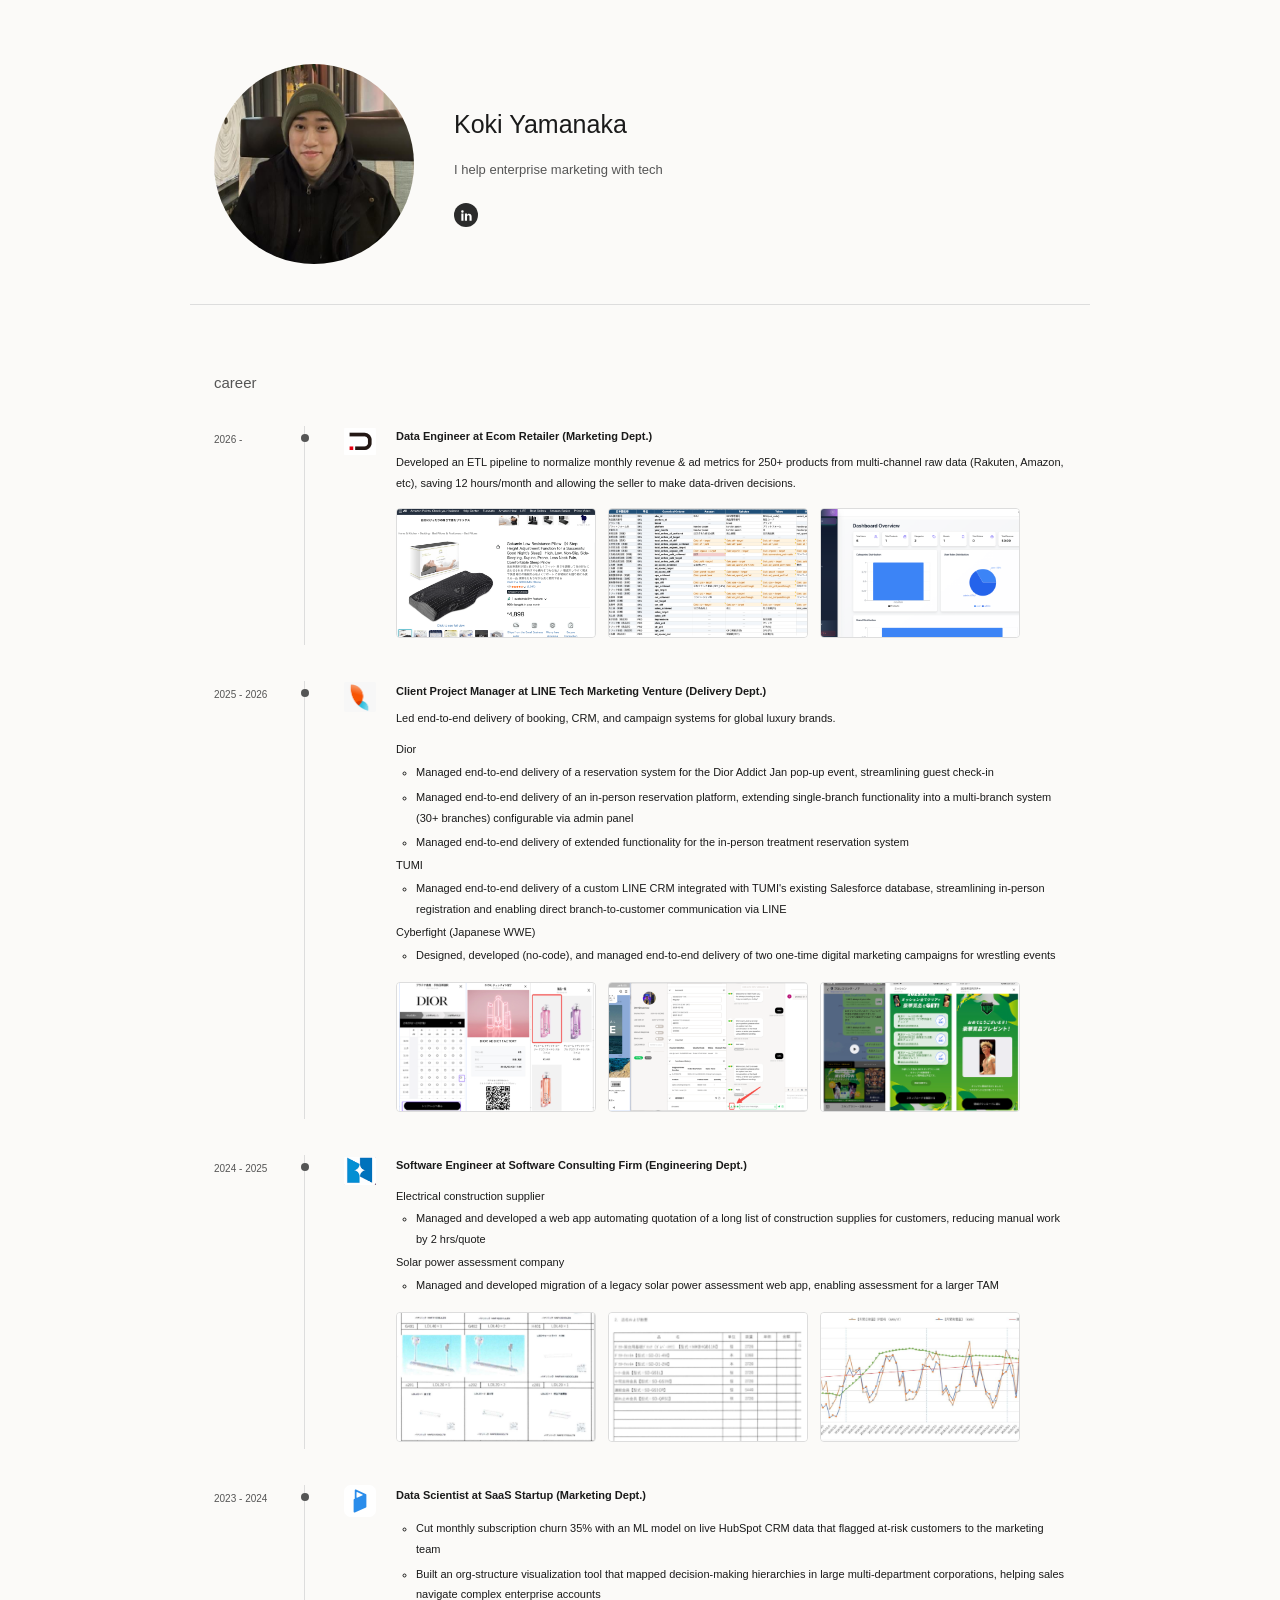
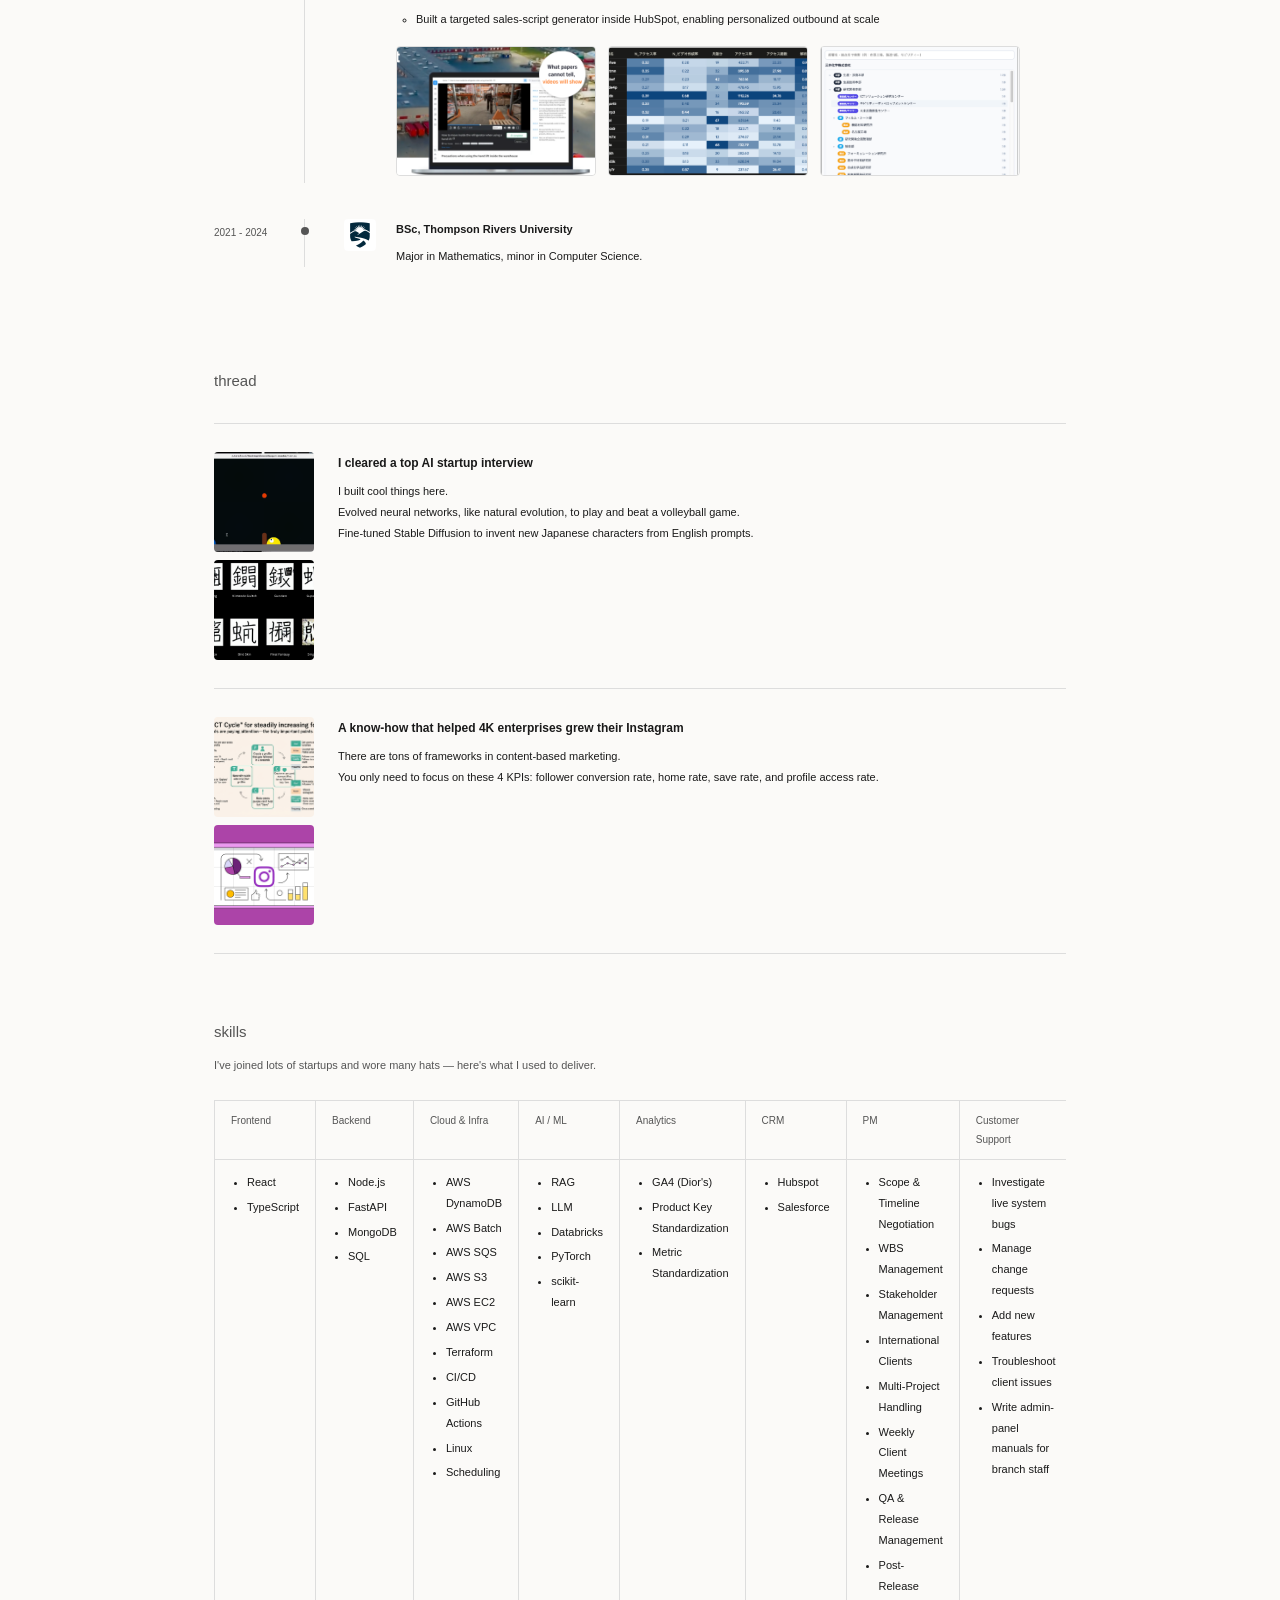
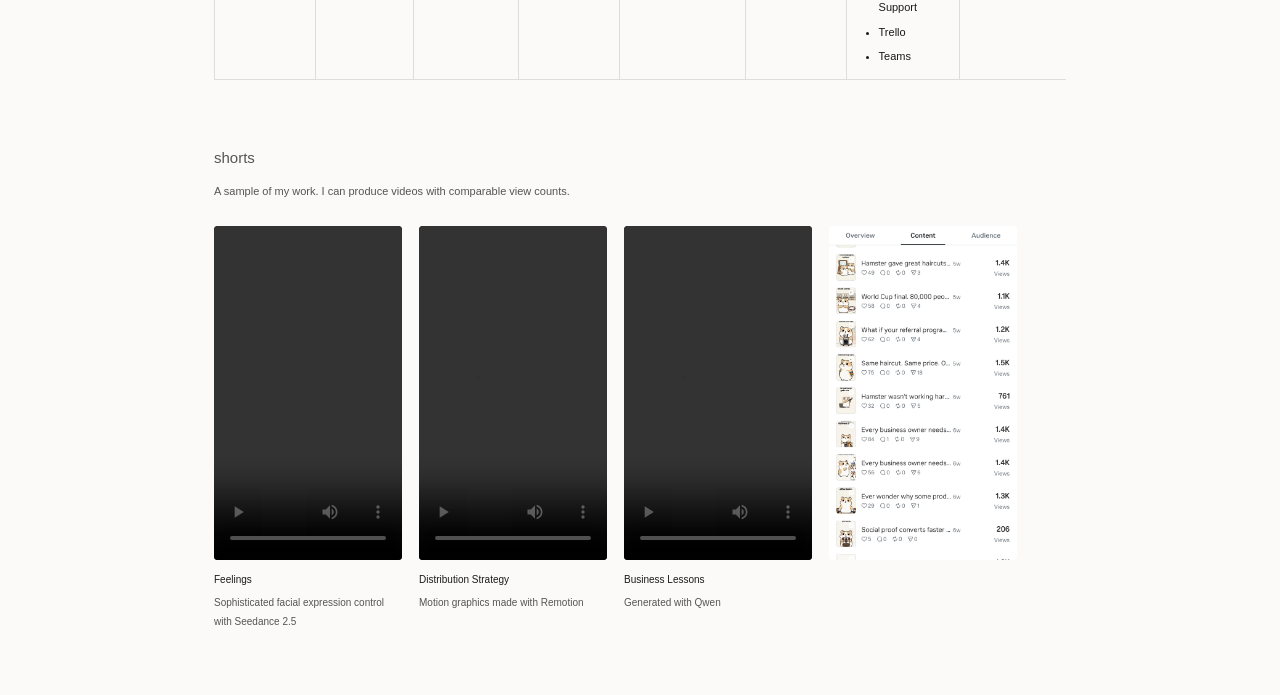
<file: index-old.html>
<!DOCTYPE html>
<html lang="en">
<head>
<meta charset="UTF-8">
<meta name="viewport" content="width=device-width, initial-scale=1.0">
<title>Koki Yamanaka</title>
<meta name="description" content="<!-- REPLACE: one-line intro -->Machine learning engineer. I build AI products that actually get used.">
<link rel="stylesheet" href="style.css">
</head>
<body>

<header class="header">
  <img class="avatar" src="images/avatar.png" alt="Koki Yamanaka">
  <div class="header-text">
    <h1 class="name">Koki Yamanaka</h1>
    <p class="tagline">I help enterprise marketing with tech</p>
    <nav class="icon-row">
      <a href="https://www.linkedin.com/in/kouki-liew-48b186243/" target="_blank" rel="noopener" aria-label="LinkedIn">
        <svg viewBox="0 0 16 16"><path d="M3.58 5.06H.5V15.5h3.08V5.06zM2.04.5A1.79 1.79 0 0 0 .2 2.28
        c0 .98.8 1.78 1.8 1.78h.02a1.79 1.79 0 1 0 0-3.57zM15.5 9.7c0-3.02-1.61-4.42-3.77-4.42-1.74
        0-2.51.96-2.95 1.63V5.06H5.7c.04.87 0 10.44 0 10.44h3.08v-5.83c0-.31.02-.62.11-.85.25-.62.81-1.27
        1.76-1.27 1.24 0 1.74.94 1.74 2.33v5.62h3.08V9.7z"/></svg>
      </a>
    </nav>
  </div>
</header>

<main>

  <section class="section">
    <h2 class="section-title">career</h2>
    <ol class="timeline">

      <li class="timeline-item">
        <div class="timeline-year">2026 -</div>
        <div class="timeline-line"><span class="timeline-dot"></span></div>
        <div class="timeline-content">
          <img class="timeline-logo" src="images/logo-1.png" alt="">
          <div class="timeline-body">
            <p class="timeline-role"><strong>Data Engineer at Ecom Retailer (Marketing Dept.)</strong></p>
            <p>
              <!-- REPLACE -->
              Developed an ETL pipeline to normalize monthly revenue &amp; ad metrics for
              250+ products from multi-channel raw data (Rakuten, Amazon, etc), saving 12 hours/month
              and allowing the seller to make data-driven decisions.
            </p>
            <div class="entry-images">
              <a id="th-1-1" href="#lb-1-1"><img src="images/entry1-1.png" alt=""></a>
              <a id="th-1-2" href="#lb-1-2"><img src="images/entry1-2.png" alt=""></a>
              <a id="th-1-3" href="#lb-1-3"><img src="images/entry1-3.png" alt=""></a>
            </div>
            <div class="lightbox" id="lb-1-1"><a href="#th-1-1" class="lightbox-backdrop" aria-label="Close"></a><img src="images/entry1-1.png" alt=""></div>
            <div class="lightbox" id="lb-1-2"><a href="#th-1-2" class="lightbox-backdrop" aria-label="Close"></a><img src="images/entry1-2.png" alt=""></div>
            <div class="lightbox" id="lb-1-3"><a href="#th-1-3" class="lightbox-backdrop" aria-label="Close"></a><img src="images/entry1-3.png" alt=""></div>
          </div>
        </div>
      </li>

      <li class="timeline-item">
        <div class="timeline-year">2025 - 2026</div>
        <div class="timeline-line"><span class="timeline-dot"></span></div>
        <div class="timeline-content">
          <img class="timeline-logo" src="images/logo-2.png" alt="">
          <div class="timeline-body">
            <p class="timeline-role"><strong>Client Project Manager at LINE Tech Marketing Venture (Delivery Dept.)</strong></p>
            <p>Led end-to-end delivery of booking, CRM, and campaign systems for global luxury brands.</p>
            <div class="timeline-clients">
              <p class="client-name">Dior</p>
              <ul>
                <li>Managed end-to-end delivery of a reservation system for the Dior Addict Jan pop-up event, streamlining guest check-in</li>
                <li>Managed end-to-end delivery of an in-person reservation platform, extending single-branch functionality into a multi-branch system (30+ branches) configurable via admin panel</li>
                <li>Managed end-to-end delivery of extended functionality for the in-person treatment reservation system</li>
              </ul>
              <p class="client-name">TUMI</p>
              <ul>
                <li>Managed end-to-end delivery of a custom LINE CRM integrated with TUMI's existing Salesforce database, streamlining in-person registration and enabling direct branch-to-customer communication via LINE</li>
              </ul>
              <p class="client-name">Cyberfight (Japanese WWE)</p>
              <ul>
                <li>Designed, developed (no-code), and managed end-to-end delivery of two one-time digital marketing campaigns for wrestling events</li>
              </ul>
            </div>
            <div class="entry-images"> <!-- REPLACE: up to 3 images, optional -->
              <a id="th-2-1" href="#lb-2-1"><img src="images/entry2-1.png" alt=""></a>
              <a id="th-2-2" href="#lb-2-2"><img src="images/entry2-2.png" alt=""></a>
              <a id="th-2-3" href="#lb-2-3"><img src="images/entry2-3.png" alt=""></a>
            </div>
            <div class="lightbox" id="lb-2-1"><a href="#th-2-1" class="lightbox-backdrop" aria-label="Close"></a><img src="images/entry2-1.png" alt=""></div>
            <div class="lightbox" id="lb-2-2"><a href="#th-2-2" class="lightbox-backdrop" aria-label="Close"></a><img src="images/entry2-2.png" alt=""></div>
            <div class="lightbox" id="lb-2-3"><a href="#th-2-3" class="lightbox-backdrop" aria-label="Close"></a><img src="images/entry2-3.png" alt=""></div>
          </div>
        </div>
      </li>

      <li class="timeline-item">
        <div class="timeline-year">2024 - 2025</div>
        <div class="timeline-line"><span class="timeline-dot"></span></div>
        <div class="timeline-content">
          <img class="timeline-logo" src="images/logo-3.png" alt="">
          <div class="timeline-body">
            <p class="timeline-role"><strong>Software Engineer at Software Consulting Firm (Engineering Dept.)</strong></p>
            <div class="timeline-clients">
              <p class="client-name">Electrical construction supplier</p>
              <ul>
                <li>Managed and developed a web app automating quotation of a long list of construction supplies for customers, reducing manual work by 2 hrs/quote</li>
              </ul>
              <p class="client-name">Solar power assessment company</p>
              <ul>
                <li>Managed and developed migration of a legacy solar power assessment web app, enabling assessment for a larger TAM</li>
              </ul>
            </div>
            <div class="entry-images"> <!-- REPLACE: up to 3 images, optional -->
              <a id="th-3-1" href="#lb-3-1"><img src="images/entry3-1.png" alt=""></a>
              <a id="th-3-2" href="#lb-3-2"><img src="images/entry3-2.png" alt=""></a>
              <a id="th-3-3" href="#lb-3-3"><img src="images/entry3-3.png" alt=""></a>
            </div>
            <div class="lightbox" id="lb-3-1"><a href="#th-3-1" class="lightbox-backdrop" aria-label="Close"></a><img src="images/entry3-1.png" alt=""></div>
            <div class="lightbox" id="lb-3-2"><a href="#th-3-2" class="lightbox-backdrop" aria-label="Close"></a><img src="images/entry3-2.png" alt=""></div>
            <div class="lightbox" id="lb-3-3"><a href="#th-3-3" class="lightbox-backdrop" aria-label="Close"></a><img src="images/entry3-3.png" alt=""></div>
          </div>
        </div>
      </li>

      <li class="timeline-item">
        <div class="timeline-year">2023 - 2024</div> <!-- REPLACE: confirm year range -->
        <div class="timeline-line"><span class="timeline-dot"></span></div>
        <div class="timeline-content">
          <img class="timeline-logo" src="images/logo-4.webp" alt="">
          <div class="timeline-body">
            <p class="timeline-role"><strong>Data Scientist at SaaS Startup (Marketing Dept.)</strong></p>
            <ul>
              <li>Cut monthly subscription churn 35% with an ML model on live HubSpot CRM data that flagged at-risk customers to the marketing team</li>
              <li>Built an org-structure visualization tool that mapped decision-making hierarchies in large multi-department corporations, helping sales navigate complex enterprise accounts</li>
              <li>Built a targeted sales-script generator inside HubSpot, enabling personalized outbound at scale</li>
            </ul>
            <div class="entry-images"> <!-- REPLACE: up to 3 images, optional -->
              <a id="th-4-1" href="#lb-4-1"><img src="images/entry4-1.png" alt=""></a>
              <a id="th-4-2" href="#lb-4-2"><img src="images/entry4-2.png" alt=""></a>
              <a id="th-4-3" href="#lb-4-3"><img src="images/entry4-3.png" alt=""></a>
            </div>
            <div class="lightbox" id="lb-4-1"><a href="#th-4-1" class="lightbox-backdrop" aria-label="Close"></a><img src="images/entry4-1.png" alt=""></div>
            <div class="lightbox" id="lb-4-2"><a href="#th-4-2" class="lightbox-backdrop" aria-label="Close"></a><img src="images/entry4-2.png" alt=""></div>
            <div class="lightbox" id="lb-4-3"><a href="#th-4-3" class="lightbox-backdrop" aria-label="Close"></a><img src="images/entry4-3.png" alt=""></div>
          </div>
        </div>
      </li>

      <li class="timeline-item">
        <div class="timeline-year">2021 - 2024</div>
        <div class="timeline-line"><span class="timeline-dot"></span></div>
        <div class="timeline-content">
          <img class="timeline-logo" src="images/logo-5.png" alt="">
          <div class="timeline-body">
            <p class="timeline-role"><strong>BSc, Thompson Rivers University</strong></p>
            <p>Major in Mathematics, minor in Computer Science.</p>
          </div>
        </div>
      </li>

    </ol>
  </section>

  <section class="section">
    <h2 class="section-title">thread</h2>
    <div class="project-list">

      <div class="project-row">
        <div class="project-thumbs">
          <a id="th-p1-top" href="#lb-p1-top"><img class="project-thumb" src="images/project1-top.gif" alt=""></a>
          <a id="th-p1-bottom" href="#lb-p1-bottom"><img class="project-thumb" src="images/project1-bottom.png" alt=""></a>
        </div>
        <div class="project-text">
          <h3>I cleared a top AI startup interview</h3>
          <p>I built cool things here.</p>
          <p>Evolved neural networks, like natural evolution, to play and beat a volleyball game.</p>
          <p>Fine-tuned Stable Diffusion to invent new Japanese characters from English prompts.</p>
        </div>
      </div>
      <div class="lightbox" id="lb-p1-top"><a href="#th-p1-top" class="lightbox-backdrop" aria-label="Close"></a><img src="images/project1-top.gif" alt=""></div>
      <div class="lightbox" id="lb-p1-bottom"><a href="#th-p1-bottom" class="lightbox-backdrop" aria-label="Close"></a><img src="images/project1-bottom.png" alt=""></div>

      <div class="project-row">
        <div class="project-thumbs">
          <a id="th-p2-top" href="#lb-p2-top"><img class="project-thumb" src="images/project2-top.jpeg" alt=""></a>
          <a id="th-p2-bottom" href="#lb-p2-bottom"><img class="project-thumb" src="images/project2-bottom.png" alt=""></a>
        </div>
        <div class="project-text">
          <h3>A know-how that helped 4K enterprises grew their Instagram</h3>
          <p>There are tons of frameworks in content-based marketing.</p>
          <p>You only need to focus on these 4 KPIs: follower conversion rate, home rate, save rate, and profile access rate.</p>
        </div>
      </div>
      <div class="lightbox" id="lb-p2-top"><a href="#th-p2-top" class="lightbox-backdrop" aria-label="Close"></a><img src="images/project2-top.jpeg" alt=""></div>
      <div class="lightbox" id="lb-p2-bottom"><a href="#th-p2-bottom" class="lightbox-backdrop" aria-label="Close"></a><img src="images/project2-bottom.png" alt=""></div>

    </div>
  </section>

  <section class="section">
    <h2 class="section-title">skills</h2>
    <p class="section-subtitle">I've joined lots of startups and wore many hats &mdash; here's what I used to deliver.</p>
    <div class="skill-table-wrap">
      <table class="skill-table">
        <thead>
          <tr>
            <th>Frontend</th>
            <th>Backend</th>
            <th>Cloud &amp; Infra</th>
            <th>AI / ML</th>
            <th>Analytics</th>
            <th>CRM</th>
            <th>PM</th>
            <th>Customer Support</th>
            <th>Design</th>
            <th>Language</th>
          </tr>
        </thead>
        <tbody>
          <tr>
            <td><ul><li>React</li><li>TypeScript</li></ul></td>
            <td><ul><li>Node.js</li><li>FastAPI</li><li>MongoDB</li><li>SQL</li></ul></td>
            <td><ul><li>AWS DynamoDB</li><li>AWS Batch</li><li>AWS SQS</li><li>AWS S3</li><li>AWS EC2</li><li>AWS VPC</li><li>Terraform</li><li>CI/CD</li><li>GitHub Actions</li><li>Linux</li><li>Scheduling</li></ul></td>
            <td><ul><li>RAG</li><li>LLM</li><li>Databricks</li><li>PyTorch</li><li>scikit-learn</li></ul></td>
            <td><ul><li>GA4 (Dior's)</li><li>Product Key Standardization</li><li>Metric Standardization</li></ul></td>
            <td><ul><li>Hubspot</li><li>Salesforce</li></ul></td>
            <td><ul><li>Scope &amp; Timeline Negotiation</li><li>WBS Management</li><li>Stakeholder Management</li><li>International Clients</li><li>Multi-Project Handling</li><li>Weekly Client Meetings</li><li>QA &amp; Release Management</li><li>Post-Release Support</li><li>Trello</li><li>Teams</li></ul></td>
            <td><ul><li>Investigate live system bugs</li><li>Manage change requests</li><li>Add new features</li><li>Troubleshoot client issues</li><li>Write admin-panel manuals for branch staff</li></ul></td>
            <td><ul><li>Figma</li></ul></td>
            <td><ul><li>English</li><li>Chinese</li><li>Japanese</li></ul></td>
          </tr>
        </tbody>
      </table>
    </div>
  </section>

  <section class="section">
    <h2 class="section-title">shorts</h2>
    <p class="section-subtitle">A sample of my work. I can produce videos with comparable view counts.</p>
    <div class="shorts-grid">

      <div class="short-card">
        <video controls preload="metadata" src="videos/short1.mp4"></video>
        <p>Feelings</p>
        <p class="short-note">Sophisticated facial expression control with Seedance 2.5</p>
      </div>

      <div class="short-card">
        <video controls preload="metadata" src="videos/short2.mp4"></video>
        <p>Distribution Strategy</p>
        <p class="short-note">Motion graphics made with Remotion</p>
      </div>

      <div class="short-card">
        <video controls preload="metadata" src="videos/short3.mp4"></video>
        <p>Business Lessons</p>
        <p class="short-note">Generated with Qwen</p>
      </div>

      <div class="short-card">
        <img src="images/short4.jpg" alt="">
      </div>

    </div>
  </section>


</main>

</body>
</html>
</file>
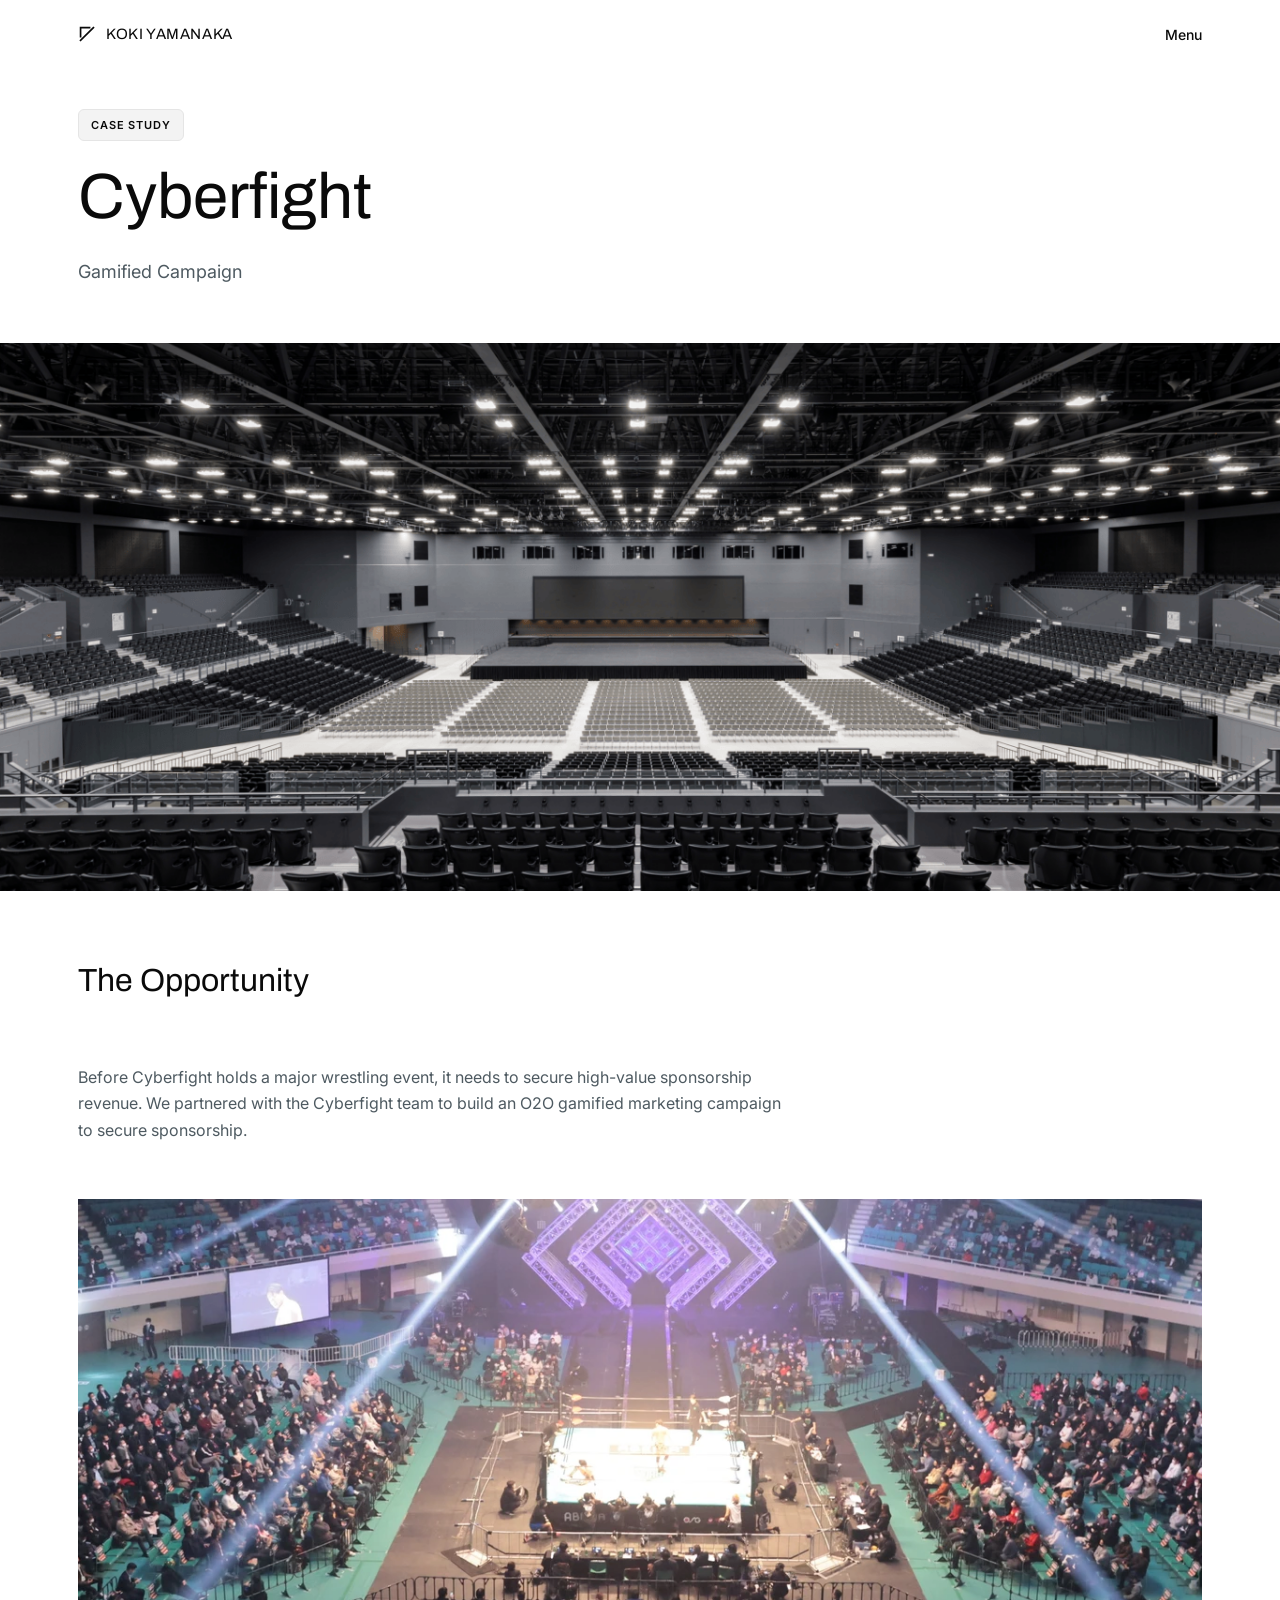
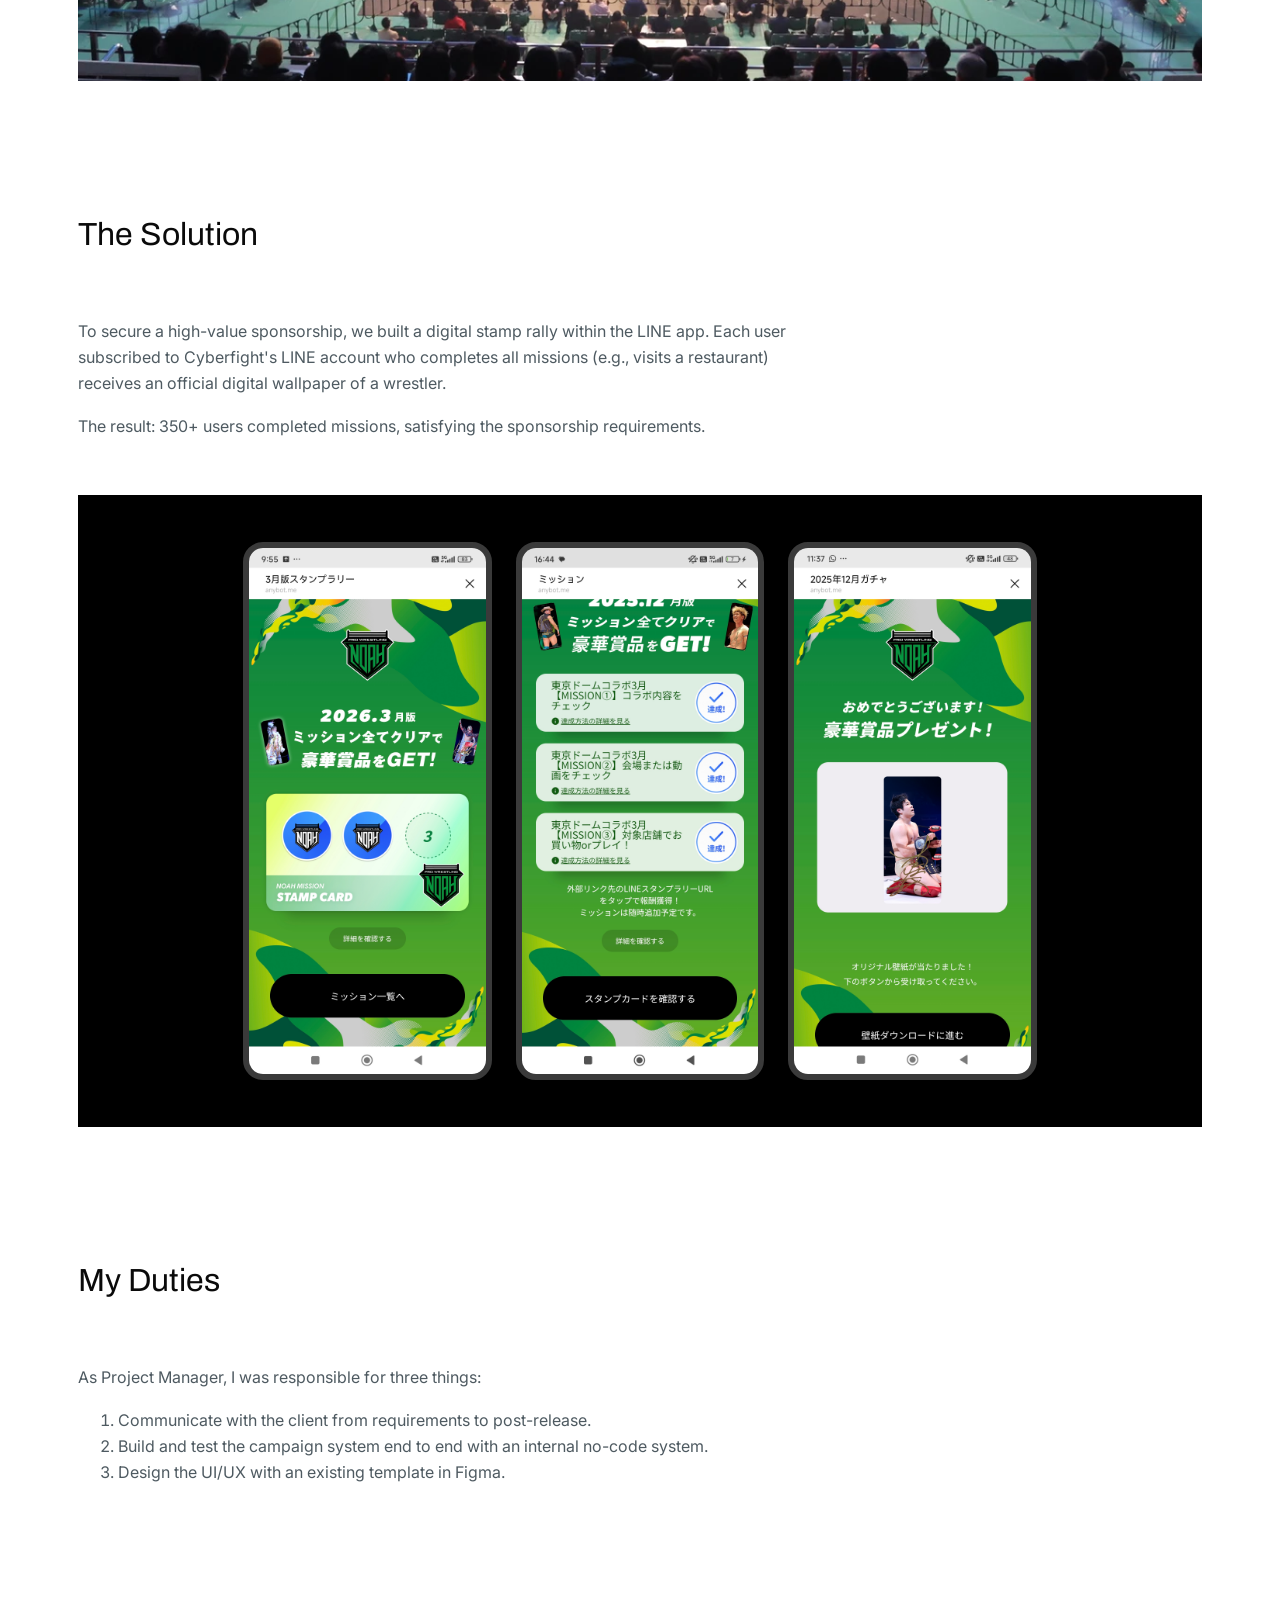
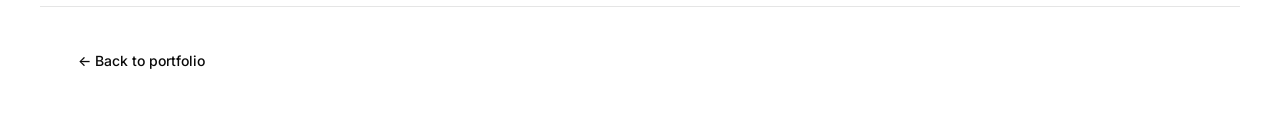
<file: new-project.html>
<!DOCTYPE html>
<html lang="en">
<head>
<!-- Google Analytics (GA4) -->
<script>
if (location.hostname !== 'localhost' && location.hostname !== '127.0.0.1') {
  var s = document.createElement('script');
  s.async = true;
  s.src = 'https://www.googletagmanager.com/gtag/js?id=G-XX8WPGD8Z6';
  document.head.appendChild(s);
  window.dataLayer = window.dataLayer || [];
  function gtag(){dataLayer.push(arguments);}
  gtag('js', new Date());
  gtag('config', 'G-XX8WPGD8Z6');
}
</script>
<meta charset="UTF-8">
<meta name="viewport" content="width=device-width, initial-scale=1.0">
<title>Cyberfight — Case Study</title>
<meta name="description" content="A gamified LINE stamp rally campaign built to secure sponsorship revenue for Cyberfight.">
<link rel="preconnect" href="https://fonts.googleapis.com">
<link rel="preconnect" href="https://fonts.gstatic.com" crossorigin>
<link rel="stylesheet" href="https://fonts.googleapis.com/css2?family=Archivo:wght@400;600;700&family=Inter:wght@400;500;600;700&display=swap">
<link rel="stylesheet" href="case-study.css?v=12">
</head>
<body class="cs-page">

<header class="cs-header">
  <div class="cs-header-inner cs-container">
    <a class="cs-brand" href="index.html" aria-label="Koki Yamanaka — home">
      <svg class="cs-brand-mark" viewBox="0 0 28 28" aria-hidden="true">
        <path d="M4 24 24 4M4 4h14M4 4v14" fill="none" stroke="currentColor" stroke-width="2.6" stroke-linecap="square"/>
      </svg>
      <span>Koki Yamanaka</span>
    </a>
    <button class="cs-menu-toggle" id="menuToggle" type="button" aria-expanded="false" aria-controls="siteMenu">
      <span class="cs-menu-toggle-label">Menu</span>
    </button>
  </div>
</header>

<nav class="cs-menu" id="siteMenu" hidden>
  <div class="cs-menu-inner cs-container">
    <a href="index.html">Profile</a>
    <a href="https://www.linkedin.com/in/koki-yamanaka-48b186243" target="_blank" rel="noopener">LinkedIn</a>
  </div>
</nav>

<main>

  <!-- ========== HERO ========== -->
  <header class="cs-container cs-hero">
    <span class="cs-eyebrow">Case Study</span>
    <h1 class="cs-title">Cyberfight</h1>
    <p class="cs-tagline">Gamified Campaign</p>
  </header>

  <figure class="media-slot media-slot--bleed" style="--ar: 21/9;">
    <img src="images/cyberfight/hero.png" alt="Cyberfight wrestling event">
    <figcaption>Hero — Cyberfight event</figcaption>
  </figure>

  <!-- ========== THE OPPORTUNITY ========== -->
  <section class="cs-section cs-container">
    <h2 class="cs-section-title">The Opportunity</h2>
    <div class="cs-section-body">
      <p>Before Cyberfight holds a major wrestling event, it needs to secure high-value sponsorship revenue. We partnered with the Cyberfight team to build an O2O gamified marketing campaign to secure sponsorship.</p>
    </div>

    <figure class="media-slot" style="--ar: 21/9;">
      <img src="images/cyberfight/opportunity.webp" alt="Cyberfight wrestling event">
      <figcaption>Cyberfight event</figcaption>
    </figure>
  </section>

  <!-- ========== THE SOLUTION ========== -->
  <section class="cs-section cs-container">
    <h2 class="cs-section-title">The Solution</h2>
    <div class="cs-section-body">
      <p>To secure a high-value sponsorship, we built a digital stamp rally within the LINE app. Each user subscribed to Cyberfight's LINE account who completes all missions (e.g., visits a restaurant) receives an official digital wallpaper of a wrestler.</p>
      <p>The result: 350+ users completed missions, satisfying the sponsorship requirements.</p>
    </div>

    <figure class="media-slot media-slot--dark" style="--ar: 16/9;">
      <div class="phone-row phone-row--solution phone-row--uniform">
        <figure class="media-slot media-slot--phone">
          <img src="images/cyberfight/phone-3.jpg" alt="NOAH stamp card screen showing collected stamps">
          <figcaption>Stamp card</figcaption>
        </figure>
        <figure class="media-slot media-slot--phone">
          <img src="images/cyberfight/phone-2.jpg" alt="Mission list screen with completed missions">
          <figcaption>Mission list</figcaption>
        </figure>
        <figure class="media-slot media-slot--phone">
          <img src="images/cyberfight/phone-1.jpg" alt="Reward screen offering an official digital wallpaper">
          <figcaption>Wallpaper reward</figcaption>
        </figure>
      </div>
    </figure>
  </section>

  <!-- ========== MY DUTIES ========== -->
  <section class="cs-section cs-container">
    <h2 class="cs-section-title">My Duties</h2>

    <div class="cs-section-body">
      <p>As Project Manager, I was responsible for three things:</p>
      <ol>
        <li>Communicate with the client from requirements to post-release.</li>
        <li>Build and test the campaign system end to end with an internal no-code system.</li>
        <li>Design the UI/UX with an existing template in Figma.</li>
      </ol>
    </div>
  </section>

  <footer class="cs-footer cs-container">
    <a href="index.html">&larr; Back to portfolio</a>
  </footer>

</main>

<script>
  document.querySelectorAll('.media-slot > img').forEach(function (img) {
    var markEmpty = function () { img.closest('.media-slot').classList.add('is-empty'); };
    if (img.complete && img.naturalWidth === 0) {
      markEmpty();
    } else {
      img.addEventListener('error', markEmpty);
    }
  });

  (function () {
    var toggle = document.getElementById('menuToggle');
    var menu = document.getElementById('siteMenu');
    var label = toggle.querySelector('.cs-menu-toggle-label');

    toggle.addEventListener('click', function () {
      var willOpen = menu.hidden;
      menu.hidden = !willOpen;
      toggle.setAttribute('aria-expanded', String(willOpen));
      label.textContent = willOpen ? 'Close' : 'Menu';
    });
  })();
</script>

</body>
</html>
</file>
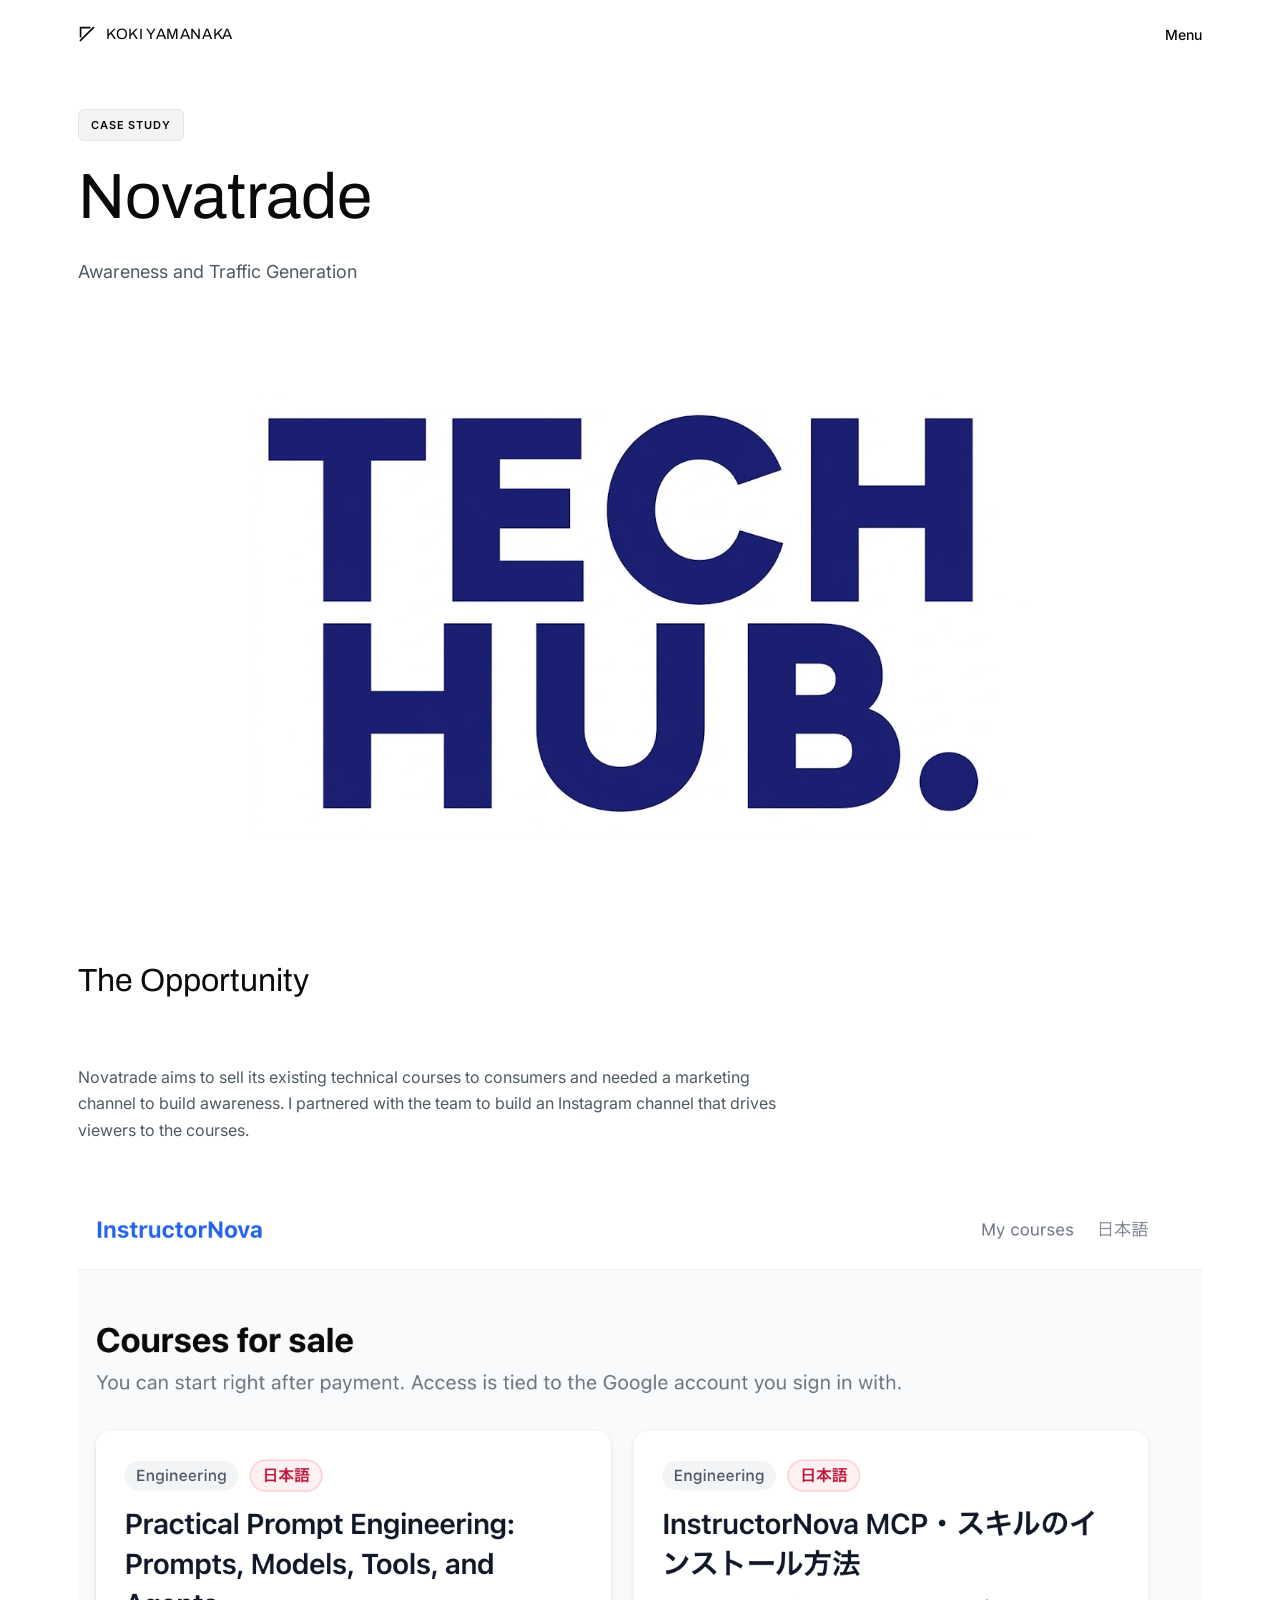
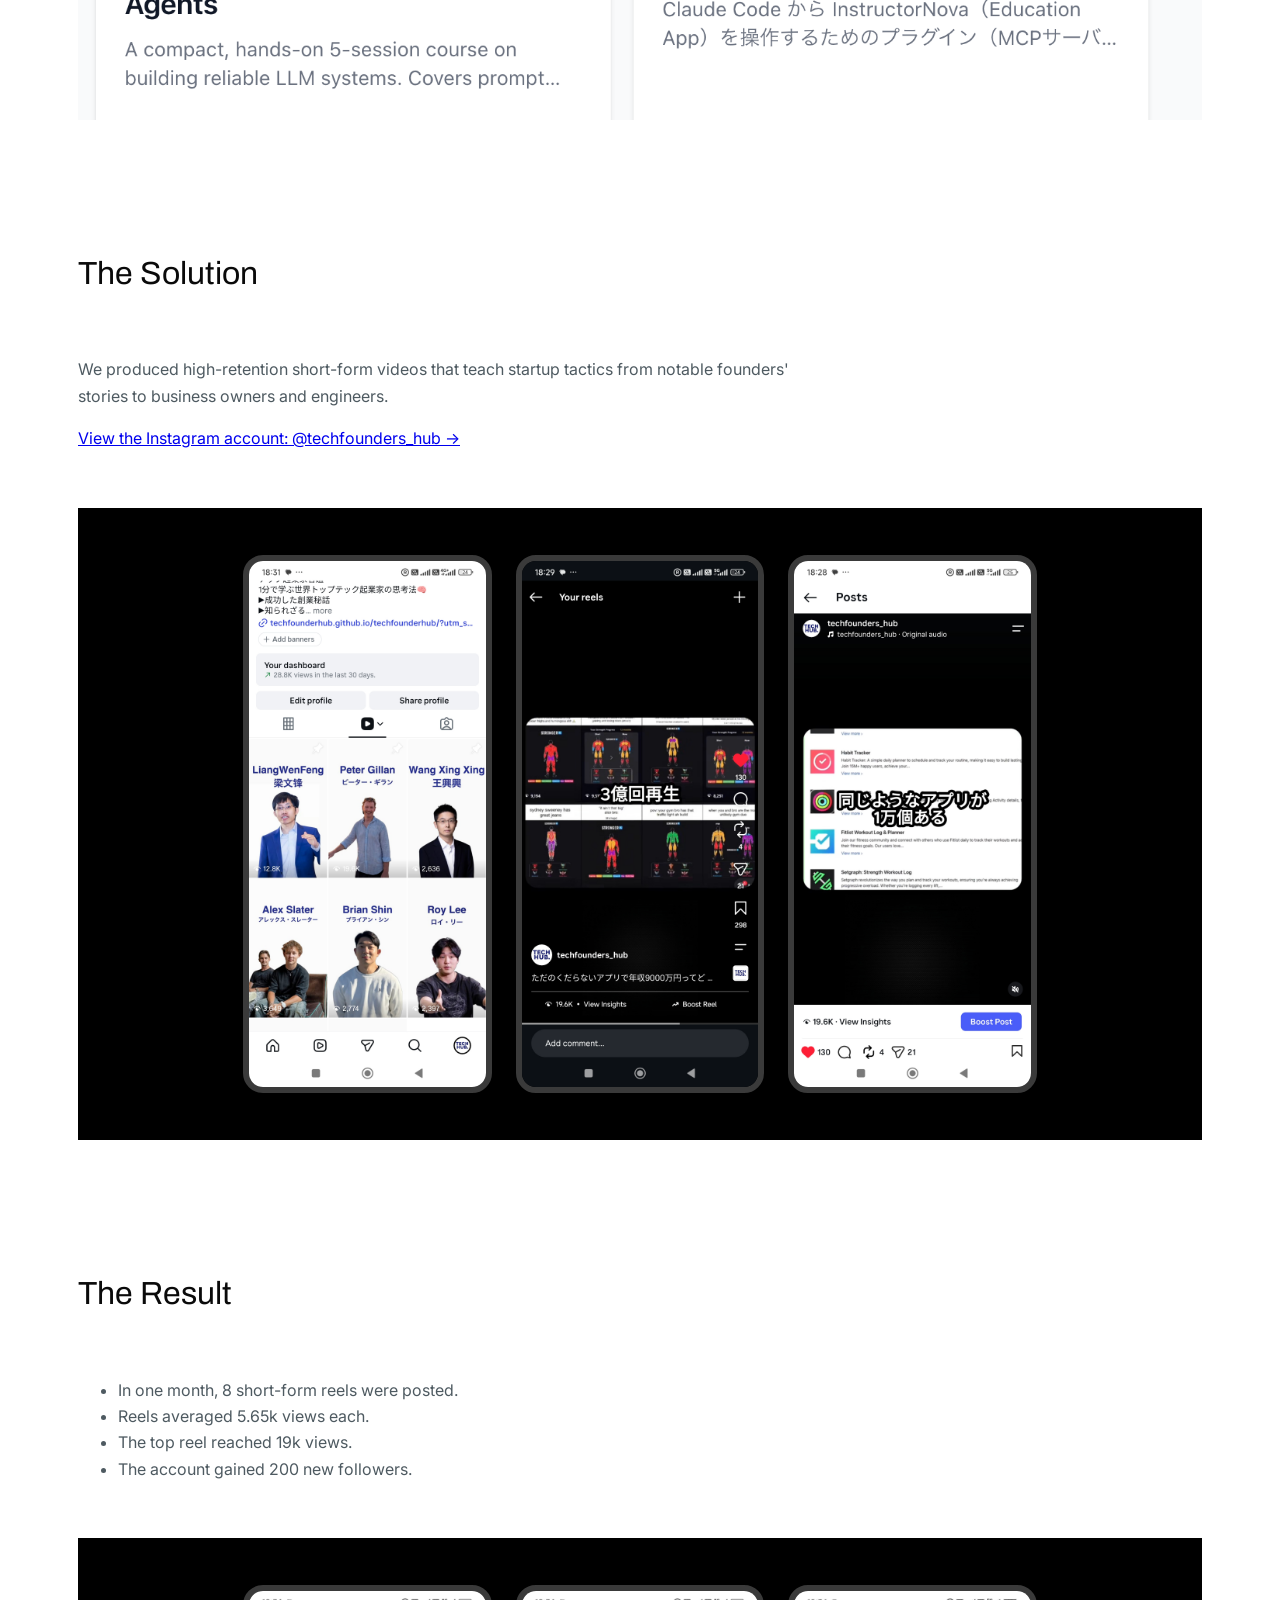
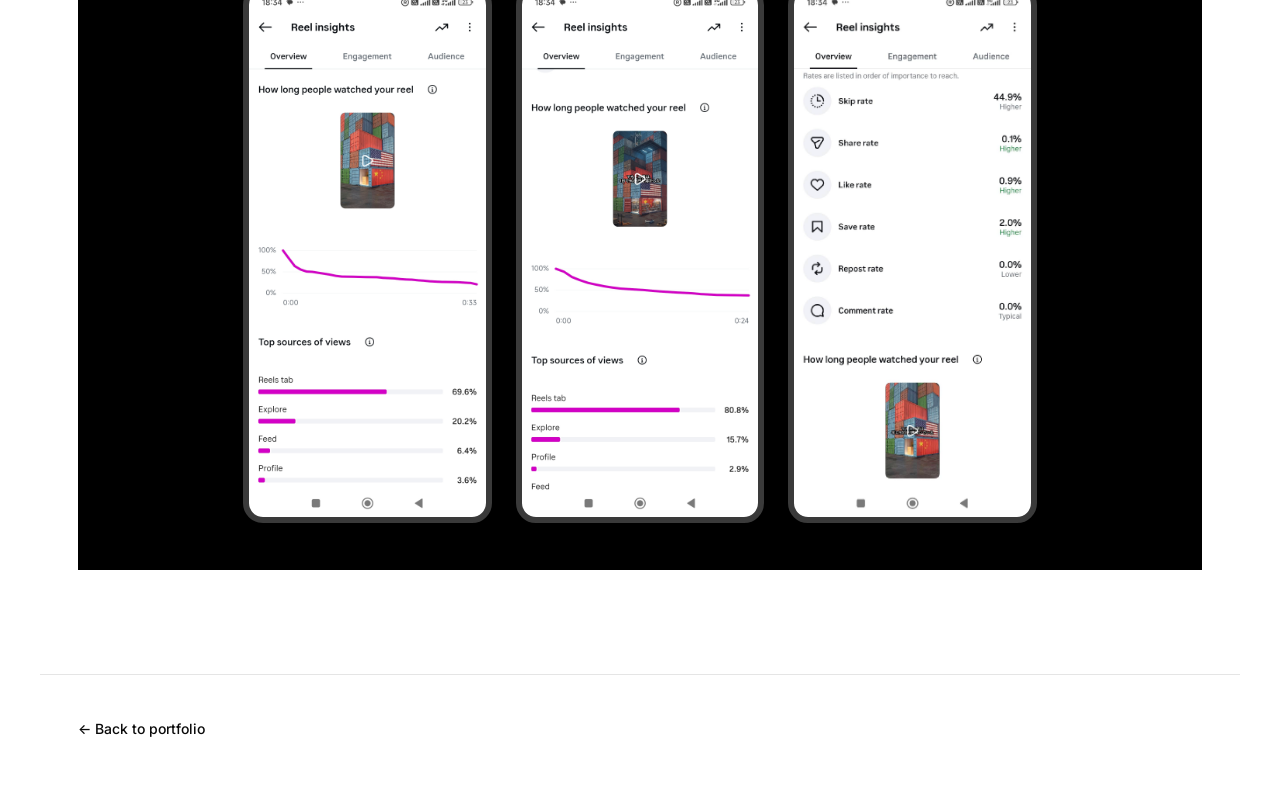
<file: novatrade.html>
<!DOCTYPE html>
<html lang="en">
<head>
<!-- Google Analytics (GA4) -->
<script>
if (location.hostname !== 'localhost' && location.hostname !== '127.0.0.1') {
  var s = document.createElement('script');
  s.async = true;
  s.src = 'https://www.googletagmanager.com/gtag/js?id=G-XX8WPGD8Z6';
  document.head.appendChild(s);
  window.dataLayer = window.dataLayer || [];
  function gtag(){dataLayer.push(arguments);}
  gtag('js', new Date());
  gtag('config', 'G-XX8WPGD8Z6');
}
</script>
<meta charset="UTF-8">
<meta name="viewport" content="width=device-width, initial-scale=1.0">
<title>Novatrade — Case Study</title>
<meta name="description" content="Novatrade case study: awareness and traffic generation.">
<link rel="preconnect" href="https://fonts.googleapis.com">
<link rel="preconnect" href="https://fonts.gstatic.com" crossorigin>
<link rel="stylesheet" href="https://fonts.googleapis.com/css2?family=Archivo:wght@400;600;700&family=Inter:wght@400;500;600;700&display=swap">
<link rel="stylesheet" href="case-study.css?v=17">
</head>
<body class="cs-page">

<header class="cs-header">
  <div class="cs-header-inner cs-container">
    <a class="cs-brand" href="index.html" aria-label="Koki Yamanaka — home">
      <svg class="cs-brand-mark" viewBox="0 0 28 28" aria-hidden="true">
        <path d="M4 24 24 4M4 4h14M4 4v14" fill="none" stroke="currentColor" stroke-width="2.6" stroke-linecap="square"/>
      </svg>
      <span>Koki Yamanaka</span>
    </a>
    <button class="cs-menu-toggle" id="menuToggle" type="button" aria-expanded="false" aria-controls="siteMenu">
      <span class="cs-menu-toggle-label">Menu</span>
    </button>
  </div>
</header>

<nav class="cs-menu" id="siteMenu" hidden>
  <div class="cs-menu-inner cs-container">
    <a href="index.html">Profile</a>
    <a href="https://www.linkedin.com/in/koki-yamanaka-48b186243" target="_blank" rel="noopener">LinkedIn</a>
  </div>
</nav>

<main>

  <!-- ========== HERO ========== -->
  <header class="cs-container cs-hero">
    <span class="cs-eyebrow">Case Study</span>
    <h1 class="cs-title">Novatrade</h1>
    <p class="cs-tagline">Awareness and Traffic Generation</p>
  </header>

  <figure class="media-slot media-slot--bleed media-slot--fit" style="--ar: 21/9;">
    <img src="images/novatrade/hero-2.jpg" alt="Novatrade Tech Hub">
    <figcaption>Hero — Novatrade</figcaption>
  </figure>

  <!-- ========== OPPORTUNITY ========== -->
  <section class="cs-section cs-container">
    <h2 class="cs-section-title">The Opportunity</h2>
    <div class="cs-section-body">
      <p>Novatrade aims to sell its existing technical courses to consumers and needed a marketing channel to build awareness. I partnered with the team to build an Instagram channel that drives viewers to the courses.</p>
    </div>


    <figure class="media-slot" style="--ar: 1572/728;">
      <img src="images/novatrade/opportunity.png" alt="Novatrade course sales">
      <figcaption>Novatrade</figcaption>
    </figure>


  </section>

  <!-- ========== SOLUTION ========== -->
  <section class="cs-section cs-container">
    <h2 class="cs-section-title">The Solution</h2>
    <div class="cs-section-body">
      <p>We produced high-retention short-form videos that teach startup tactics from notable founders' stories to business owners and engineers.</p>
      <p><a href="https://www.instagram.com/techfounders_hub/" target="_blank" rel="noopener">View the Instagram account: @techfounders_hub &rarr;</a></p>
    </div>


    <figure class="media-slot media-slot--dark" style="--ar: 16/9;">
      <div class="phone-row phone-row--solution phone-row--uniform">
        <figure class="media-slot media-slot--phone">
          <img src="images/novatrade/solution-1.jpg" alt="Novatrade Instagram reel — screen 1">
          <figcaption>Reel 1</figcaption>
        </figure>
        <figure class="media-slot media-slot--phone">
          <img src="images/novatrade/solution-2.jpg" alt="Novatrade Instagram reel — screen 2">
          <figcaption>Reel 2</figcaption>
        </figure>
        <figure class="media-slot media-slot--phone">
          <img src="images/novatrade/solution-3.jpg" alt="Novatrade Instagram reel — screen 3">
          <figcaption>Reel 3</figcaption>
        </figure>
      </div>
    </figure>

  </section>

  <!-- ========== RESULT ========== -->
  <section class="cs-section cs-container">
    <h2 class="cs-section-title">The Result</h2>
    <div class="cs-section-body">
      <ul>
        <li>In one month, 8 short-form reels were posted.</li>
        <li>Reels averaged 5.65k views each.</li>
        <li>The top reel reached 19k views.</li>
        <li>The account gained 200 new followers.</li>
      </ul>
    </div>


    <figure class="media-slot media-slot--dark" style="--ar: 16/9;">
      <div class="phone-row phone-row--solution phone-row--uniform">
        <figure class="media-slot media-slot--phone">
          <img src="images/novatrade/result-4.jpg" alt="Novatrade Instagram reel — screen 4">
          <figcaption>Reel 4</figcaption>
        </figure>
        <figure class="media-slot media-slot--phone">
          <img src="images/novatrade/result-5.jpg" alt="Novatrade Instagram reel — screen 5">
          <figcaption>Reel 5</figcaption>
        </figure>
        <figure class="media-slot media-slot--phone">
          <img src="images/novatrade/result-6.jpg" alt="Novatrade Instagram reel — screen 6">
          <figcaption>Reel 6</figcaption>
        </figure>
      </div>
    </figure>

  </section>

  <footer class="cs-footer cs-container">
    <a href="index.html">&larr; Back to portfolio</a>
  </footer>

</main>

<script>
  document.querySelectorAll('.media-slot > img').forEach(function (img) {
    var markEmpty = function () { img.closest('.media-slot').classList.add('is-empty'); };
    if (img.complete && img.naturalWidth === 0) {
      markEmpty();
    } else {
      img.addEventListener('error', markEmpty);
    }
  });

  (function () {
    var toggle = document.getElementById('menuToggle');
    var menu = document.getElementById('siteMenu');
    var label = toggle.querySelector('.cs-menu-toggle-label');

    toggle.addEventListener('click', function () {
      var willOpen = menu.hidden;
      menu.hidden = !willOpen;
      toggle.setAttribute('aria-expanded', String(willOpen));
      label.textContent = willOpen ? 'Close' : 'Menu';
    });
  })();
</script>

</body>
</html>
</file>
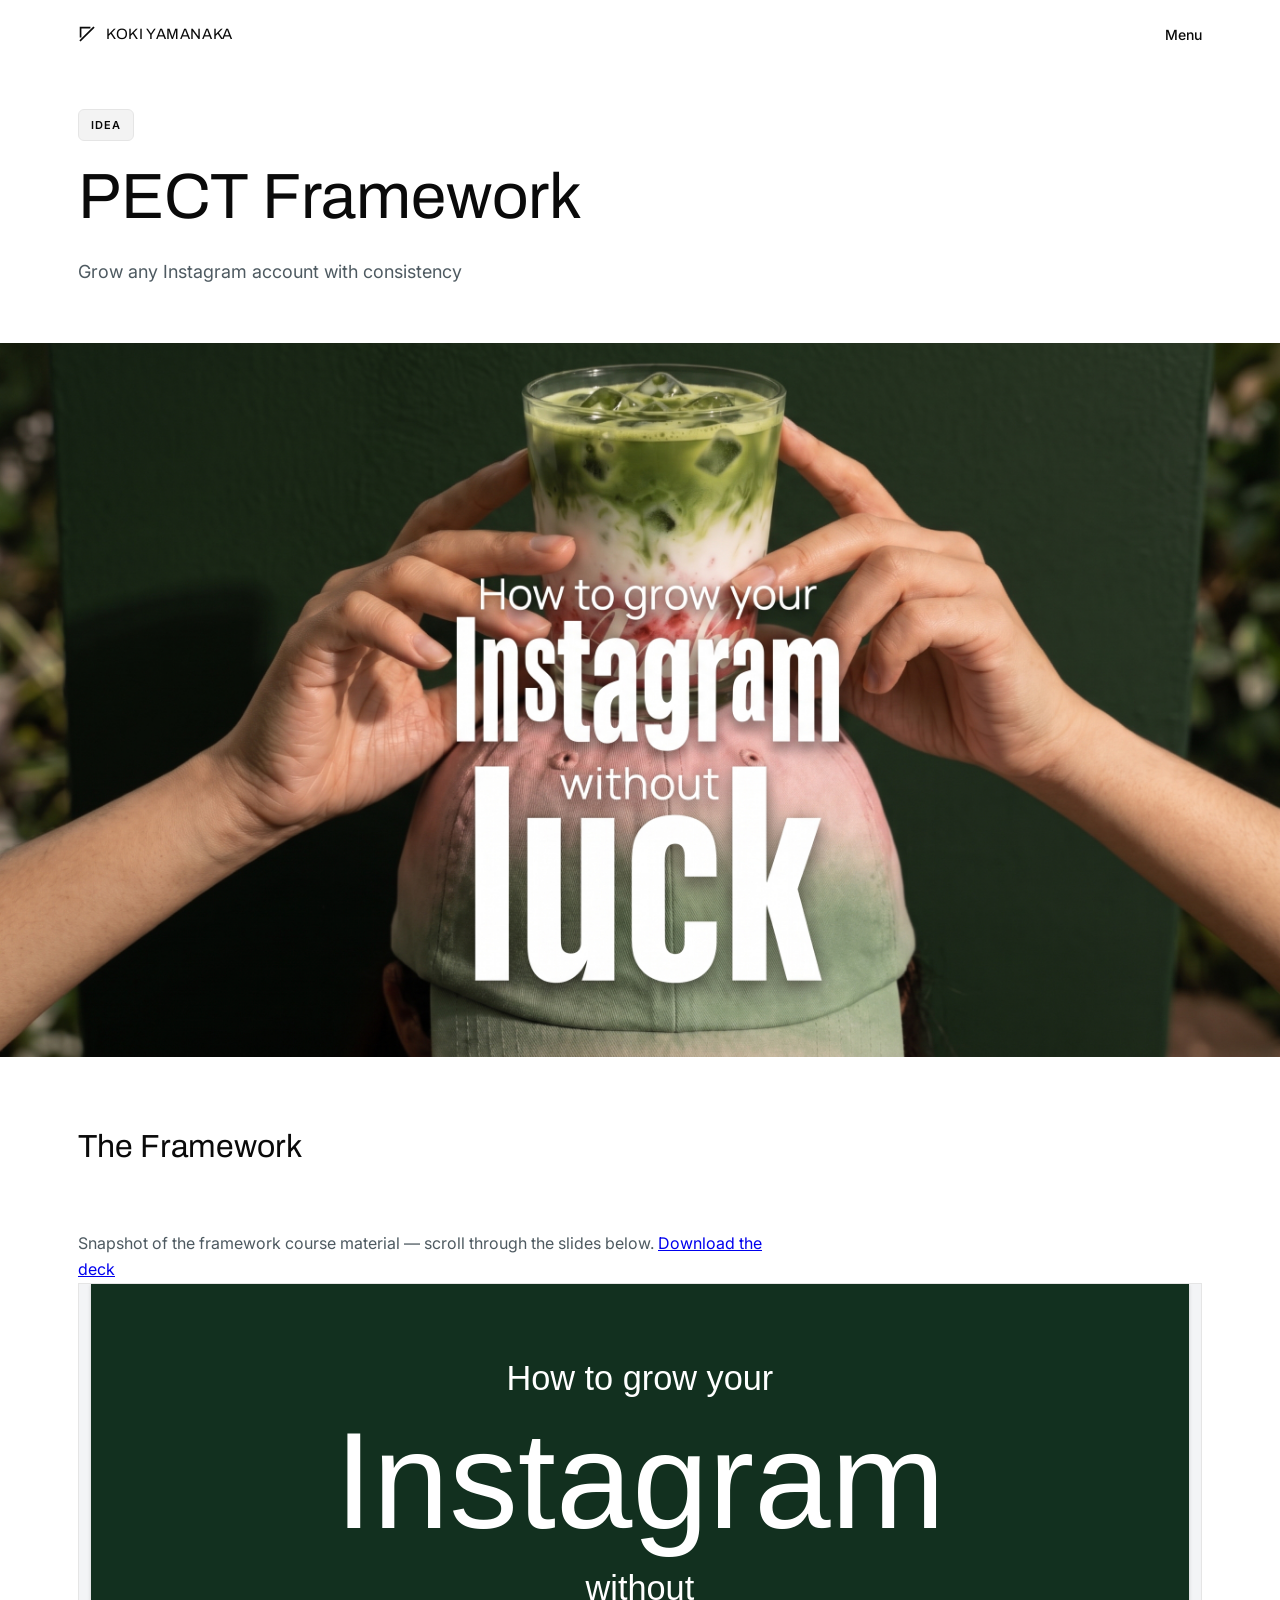
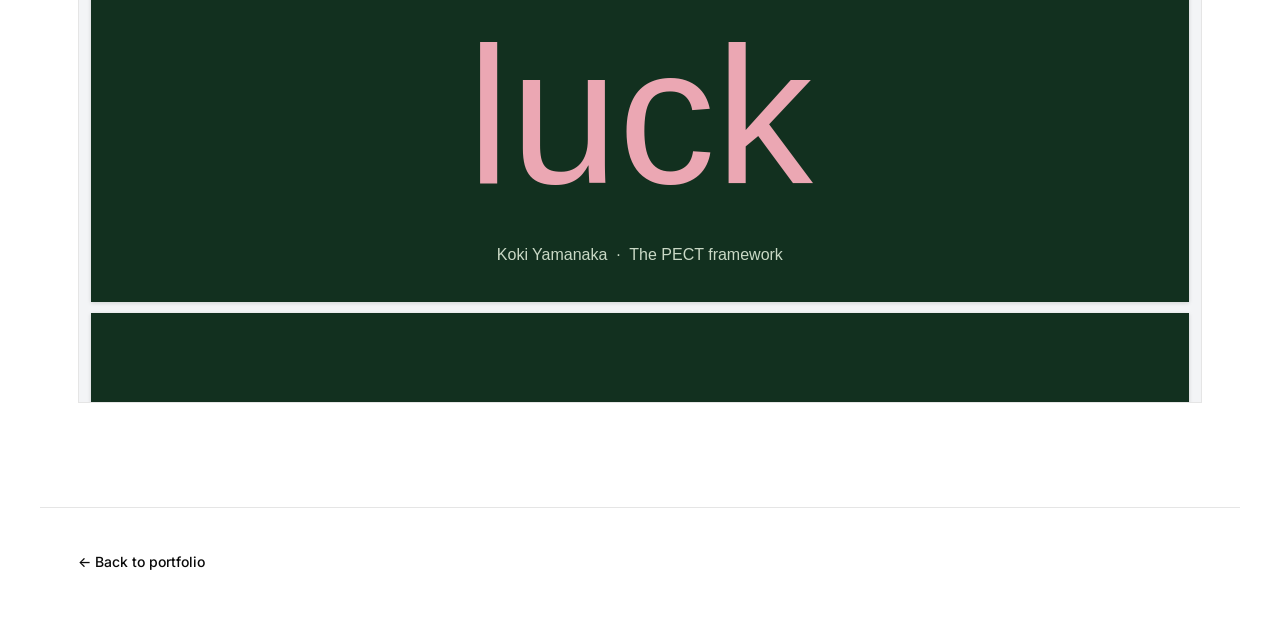
<file: pect.html>
<!DOCTYPE html>
<html lang="en">
<head>
<!-- Google Analytics (GA4) -->
<script>
if (location.hostname !== 'localhost' && location.hostname !== '127.0.0.1') {
  var s = document.createElement('script');
  s.async = true;
  s.src = 'https://www.googletagmanager.com/gtag/js?id=G-XX8WPGD8Z6';
  document.head.appendChild(s);
  window.dataLayer = window.dataLayer || [];
  function gtag(){dataLayer.push(arguments);}
  gtag('js', new Date());
  gtag('config', 'G-XX8WPGD8Z6');
}
</script>
<meta charset="UTF-8">
<meta name="viewport" content="width=device-width, initial-scale=1.0">
<title>PECT Framework</title>
<meta name="description" content="Grow any Instagram account with consistency.">
<link rel="preconnect" href="https://fonts.googleapis.com">
<link rel="preconnect" href="https://fonts.gstatic.com" crossorigin>
<link rel="stylesheet" href="https://fonts.googleapis.com/css2?family=Archivo:wght@400;600;700&family=Inter:wght@400;500;600;700&family=DM+Sans:ital,wght@0,400;0,500;0,700;1,400&display=swap">
<link rel="stylesheet" href="case-study.css?v=15">
</head>
<body class="cs-page">

<header class="cs-header">
  <div class="cs-header-inner cs-container">
    <a class="cs-brand" href="index.html" aria-label="Koki Yamanaka — home">
      <svg class="cs-brand-mark" viewBox="0 0 28 28" aria-hidden="true">
        <path d="M4 24 24 4M4 4h14M4 4v14" fill="none" stroke="currentColor" stroke-width="2.6" stroke-linecap="square"/>
      </svg>
      <span>Koki Yamanaka</span>
    </a>
    <button class="cs-menu-toggle" id="menuToggle" type="button" aria-expanded="false" aria-controls="siteMenu">
      <span class="cs-menu-toggle-label">Menu</span>
    </button>
  </div>
</header>

<nav class="cs-menu" id="siteMenu" hidden>
  <div class="cs-menu-inner cs-container">
    <a href="index.html">Profile</a>
    <a href="https://www.linkedin.com/in/koki-yamanaka-48b186243" target="_blank" rel="noopener">LinkedIn</a>
  </div>
</nav>

<main>

  <!-- ========== HERO ========== -->
  <header class="cs-container cs-hero">
    <span class="cs-eyebrow">Idea</span>
    <h1 class="cs-title">PECT Framework</h1>
    <p class="cs-tagline">Grow any Instagram account with consistency</p>
  </header>

  <figure class="media-slot media-slot--bleed" style="--ar: 2752/1536;">
    <img src="images/pect/image-2.jpeg" alt="How to grow your Instagram without luck">
    <figcaption>PECT Framework</figcaption>
  </figure>

  <!-- ========== COURSE CONTENT ========== -->
  <section class="cs-section cs-container">
    <h2 class="cs-section-title">The Framework</h2>
    <div class="cs-section-body">
      <p>Snapshot of the framework course material — scroll through the slides below. <a href="slides/pect-framework-green.pptx" download>Download the deck</a></p>
    </div>

    <div class="slide-deck" role="list" tabindex="0" aria-label="PECT Framework slides">
<div class="slide" role="listitem" aria-label="Slide 1 of 16" style="background:#12301F"><div class="e" style="left:0.0000cqw;top:6.3750cqw;width:99.9750cqw;height:4.5000cqw;display:flex;flex-direction:column;justify-content:center;padding:0.0000cqw 0.0000cqw 0.0000cqw 0.0000cqw;box-sizing:border-box"><p style="text-align:center"><span style="font-size:3.1250cqw;color:#FFFFFF;font-family:'Arial',sans-serif">How to grow your</span></p></div><div class="e" style="left:0.0000cqw;top:10.5000cqw;width:99.9750cqw;height:15.0000cqw;display:flex;flex-direction:column;justify-content:center;padding:0.0000cqw 0.0000cqw 0.0000cqw 0.0000cqw;box-sizing:border-box"><p style="text-align:center"><span style="font-size:12.5000cqw;color:#FFFFFF;font-family:'Impact',sans-serif">Instagram</span></p></div><div class="e" style="left:0.0000cqw;top:25.5000cqw;width:99.9750cqw;height:4.5000cqw;display:flex;flex-direction:column;justify-content:center;padding:0.0000cqw 0.0000cqw 0.0000cqw 0.0000cqw;box-sizing:border-box"><p style="text-align:center"><span style="font-size:3.1250cqw;color:#FFFFFF;font-family:'Arial',sans-serif">without</span></p></div><div class="e" style="left:0.0000cqw;top:29.2500cqw;width:99.9750cqw;height:20.2500cqw;display:flex;flex-direction:column;justify-content:center;padding:0.0000cqw 0.0000cqw 0.0000cqw 0.0000cqw;box-sizing:border-box"><p style="text-align:center"><span style="font-size:17.7083cqw;color:#EBA7B3;font-family:'Impact',sans-serif">luck</span></p></div><div class="e" style="left:0.0000cqw;top:50.6250cqw;width:99.9750cqw;height:2.6250cqw;display:flex;flex-direction:column;justify-content:center;padding:0.0000cqw 0.0000cqw 0.0000cqw 0.0000cqw;box-sizing:border-box"><p style="text-align:center"><span style="font-size:1.4583cqw;color:#C9D8C5;font-family:'Arial',sans-serif">Koki Yamanaka  ·  The PECT framework</span></p></div></div>
<div class="slide" role="listitem" aria-label="Slide 2 of 16" style="background:#12301F"><div class="e" style="left:5.6250cqw;top:7.5000cqw;width:60.0000cqw;height:3.0000cqw;display:flex;flex-direction:column;justify-content:center;padding:0.0000cqw 0.0000cqw 0.0000cqw 0.0000cqw;box-sizing:border-box"><p style=""><span style="font-size:2.0833cqw;color:#EBA7B3">Overview</span></p></div><div class="e" style="left:5.6250cqw;top:11.2500cqw;width:88.5000cqw;height:9.7500cqw;display:flex;flex-direction:column;justify-content:flex-start;padding:0.0000cqw 0.0000cqw 0.0000cqw 0.0000cqw;box-sizing:border-box"><p style="text-align:left"><span style="font-size:6.2500cqw;color:#FFFFFF">Takeaway</span></p></div><div class="e" style="left:5.6250cqw;top:24.7500cqw;width:79.5000cqw;height:26.2500cqw;display:flex;flex-direction:column;justify-content:flex-start;padding:0.0000cqw 0.0000cqw 0.0000cqw 0.0000cqw;box-sizing:border-box"><p style="text-align:left;margin-bottom:1.4583cqw;padding-left:2.2917cqw;text-indent:-2.2917cqw"><span style="display:inline-block;width:2.2917cqw;text-indent:0">•</span><span style="font-size:2.0833cqw;font-weight:700;color:#FFFFFF">Learn a framework</span><span style="font-size:2.0833cqw;color:#C9D8C5"> to grow an Instagram account</span></p><p style="text-align:left;margin-bottom:1.4583cqw;padding-left:2.2917cqw;text-indent:-2.2917cqw"><span style="display:inline-block;width:2.2917cqw;text-indent:0">•</span><span style="font-size:2.0833cqw;font-weight:700;color:#FFFFFF">Backed by my actual experience</span></p><p style="text-align:left;margin-bottom:1.4583cqw;padding-left:2.2917cqw;text-indent:-2.2917cqw"><span style="display:inline-block;width:2.2917cqw;text-indent:0">•</span><span style="font-size:2.0833cqw;font-weight:700;color:#FFFFFF">And by a leading Instagram marketing agency</span><span style="font-size:2.0833cqw;color:#C9D8C5"> that helped 500 companies reach an average of 10K followers in 4.2 months</span></p></div><div class="e" style="left:85.5000cqw;top:2.8500cqw;width:9.0000cqw;height:2.2500cqw;display:flex;flex-direction:column;justify-content:flex-start;padding:0.0000cqw 0.0000cqw 0.0000cqw 0.0000cqw;box-sizing:border-box"><p style="text-align:right">&nbsp;</p></div></div>
<div class="slide" role="listitem" aria-label="Slide 3 of 16" style="background:#12301F"><div class="e" style="left:5.6250cqw;top:7.5000cqw;width:60.0000cqw;height:3.0000cqw;display:flex;flex-direction:column;justify-content:center;padding:0.0000cqw 0.0000cqw 0.0000cqw 0.0000cqw;box-sizing:border-box"><p style=""><span style="font-size:2.0833cqw;color:#EBA7B3">Overview</span></p></div><div class="e" style="left:5.6250cqw;top:11.2500cqw;width:88.5000cqw;height:9.7500cqw;display:flex;flex-direction:column;justify-content:flex-start;padding:0.0000cqw 0.0000cqw 0.0000cqw 0.0000cqw;box-sizing:border-box"><p style="text-align:left"><span style="font-size:6.2500cqw;color:#FFFFFF">PECT Framework</span></p></div><div class="e" style="left:5.6250cqw;top:24.7500cqw;width:79.5000cqw;height:26.2500cqw;display:flex;flex-direction:column;justify-content:flex-start;padding:0.0000cqw 0.0000cqw 0.0000cqw 0.0000cqw;box-sizing:border-box"><p style="text-align:left;margin-bottom:1.4583cqw;padding-left:2.2917cqw;text-indent:-2.2917cqw"><span style="display:inline-block;width:2.2917cqw;text-indent:0">•</span><span style="font-size:2.0833cqw;font-weight:700;color:#FFFFFF">Profile:</span><span style="font-size:2.0833cqw;color:#C9D8C5"> build a profile that triggers a follow in 3 seconds</span></p><p style="text-align:left;margin-bottom:1.4583cqw;padding-left:2.2917cqw;text-indent:-2.2917cqw"><span style="display:inline-block;width:2.2917cqw;text-indent:0">•</span><span style="font-size:2.0833cqw;font-weight:700;color:#FFFFFF">Engagement:</span><span style="font-size:2.0833cqw;color:#C9D8C5"> turn followers into fans</span></p><p style="text-align:left;margin-bottom:1.4583cqw;padding-left:2.2917cqw;text-indent:-2.2917cqw"><span style="display:inline-block;width:2.2917cqw;text-indent:0">•</span><span style="font-size:2.0833cqw;font-weight:700;color:#FFFFFF">Collection:</span><span style="font-size:2.0833cqw;color:#C9D8C5"> make users save your content instantly</span></p><p style="text-align:left;margin-bottom:1.4583cqw;padding-left:2.2917cqw;text-indent:-2.2917cqw"><span style="display:inline-block;width:2.2917cqw;text-indent:0">•</span><span style="font-size:2.0833cqw;font-weight:700;color:#FFFFFF">Traffic:</span><span style="font-size:2.0833cqw;color:#C9D8C5"> guide users to visit your profile</span></p></div><div class="e" style="left:85.5000cqw;top:2.8500cqw;width:9.0000cqw;height:2.2500cqw;display:flex;flex-direction:column;justify-content:flex-start;padding:0.0000cqw 0.0000cqw 0.0000cqw 0.0000cqw;box-sizing:border-box"><p style="text-align:right">&nbsp;</p></div></div>
<div class="slide" role="listitem" aria-label="Slide 4 of 16" style="background:#12301F"><div class="e" style="left:5.6250cqw;top:7.5000cqw;width:60.0000cqw;height:3.0000cqw;display:flex;flex-direction:column;justify-content:center;padding:0.0000cqw 0.0000cqw 0.0000cqw 0.0000cqw;box-sizing:border-box"><p style=""><span style="font-size:2.0833cqw;color:#EBA7B3">P · Profile</span></p></div><div class="e" style="left:5.6250cqw;top:11.2500cqw;width:88.5000cqw;height:9.7500cqw;display:flex;flex-direction:column;justify-content:flex-start;padding:0.0000cqw 0.0000cqw 0.0000cqw 0.0000cqw;box-sizing:border-box"><p style="text-align:left"><span style="font-size:6.2500cqw;color:#FFFFFF">Profile</span></p></div><div class="e" style="left:5.6250cqw;top:24.7500cqw;width:79.5000cqw;height:26.2500cqw;display:flex;flex-direction:column;justify-content:flex-start;padding:0.0000cqw 0.0000cqw 0.0000cqw 0.0000cqw;box-sizing:border-box"><p style="text-align:left;margin-bottom:1.4583cqw;padding-left:2.2917cqw;text-indent:-2.2917cqw"><span style="display:inline-block;width:2.2917cqw;text-indent:0">•</span><span style="font-size:2.0833cqw;font-weight:700;color:#FFFFFF">Aim:</span><span style="font-size:2.0833cqw;color:#C9D8C5"> trigger a follow within 3 seconds of a profile visit</span></p><p style="text-align:left;margin-bottom:1.4583cqw;padding-left:2.2917cqw;text-indent:-2.2917cqw"><span style="display:inline-block;width:2.2917cqw;text-indent:0">•</span><span style="font-size:2.0833cqw;font-weight:700;color:#FFFFFF">Actions:</span><span style="font-size:2.0833cqw;color:#C9D8C5"> concept design, then profile page creation and improvement</span></p><p style="text-align:left;margin-bottom:1.4583cqw;padding-left:2.2917cqw;text-indent:-2.2917cqw"><span style="display:inline-block;width:2.2917cqw;text-indent:0">•</span><span style="font-size:2.0833cqw;font-weight:700;color:#FFFFFF">KPI:</span><span style="font-size:2.0833cqw;color:#C9D8C5"> follower conversion of 6–8% per month</span></p></div><div class="e" style="left:85.5000cqw;top:2.8500cqw;width:9.0000cqw;height:2.2500cqw;display:flex;flex-direction:column;justify-content:flex-start;padding:0.0000cqw 0.0000cqw 0.0000cqw 0.0000cqw;box-sizing:border-box"><p style="text-align:right">&nbsp;</p></div></div>
<div class="slide" role="listitem" aria-label="Slide 5 of 16" style="background:#12301F"><div class="e" style="left:5.6250cqw;top:7.5000cqw;width:60.0000cqw;height:3.0000cqw;display:flex;flex-direction:column;justify-content:center;padding:0.0000cqw 0.0000cqw 0.0000cqw 0.0000cqw;box-sizing:border-box"><p style=""><span style="font-size:2.0833cqw;color:#EBA7B3">P · Profile</span></p></div><div class="e" style="left:5.6250cqw;top:11.2500cqw;width:88.5000cqw;height:9.7500cqw;display:flex;flex-direction:column;justify-content:flex-start;padding:0.0000cqw 0.0000cqw 0.0000cqw 0.0000cqw;box-sizing:border-box"><p style="text-align:left"><span style="font-size:6.2500cqw;color:#FFFFFF">Concept Design</span></p></div><div class="e" style="left:5.6250cqw;top:24.7500cqw;width:79.5000cqw;height:26.2500cqw;display:flex;flex-direction:column;justify-content:flex-start;padding:0.0000cqw 0.0000cqw 0.0000cqw 0.0000cqw;box-sizing:border-box"><p style="text-align:left;margin-bottom:1.4583cqw;padding-left:2.2917cqw;text-indent:-2.2917cqw"><span style="display:inline-block;width:2.2917cqw;text-indent:0">•</span><span style="font-size:2.0833cqw;font-weight:700;color:#FFFFFF">Value proposition</span><span style="font-size:2.0833cqw;color:#C9D8C5"> delivered to a specific person</span></p><p style="text-align:left;margin-bottom:1.4583cqw;padding-left:2.2917cqw;text-indent:-2.2917cqw"><span style="display:inline-block;width:2.2917cqw;text-indent:0">•</span><span style="font-size:2.0833cqw;font-weight:700;color:#FFFFFF">Merit</span><span style="font-size:2.0833cqw;color:#C9D8C5"> (functional value): “I want thinner legs”</span></p><p style="text-align:left;margin-bottom:1.4583cqw;padding-left:2.2917cqw;text-indent:-2.2917cqw"><span style="display:inline-block;width:2.2917cqw;text-indent:0">•</span><span style="font-size:2.0833cqw;font-weight:700;color:#FFFFFF">Benefit</span><span style="font-size:2.0833cqw;color:#C9D8C5"> (emotional value): “I want to wear cute clothes”</span></p><p style="text-align:left;margin-bottom:1.4583cqw;padding-left:2.2917cqw;text-indent:-2.2917cqw"><span style="display:inline-block;width:2.2917cqw;text-indent:0">•</span><span style="font-size:2.0833cqw;font-weight:700;color:#FFFFFF">Combined:</span><span style="font-size:2.0833cqw;color:#C9D8C5"> “A simple diet method I can follow, so I feel good about my body”</span></p></div><div class="e" style="left:85.5000cqw;top:2.8500cqw;width:9.0000cqw;height:2.2500cqw;display:flex;flex-direction:column;justify-content:flex-start;padding:0.0000cqw 0.0000cqw 0.0000cqw 0.0000cqw;box-sizing:border-box"><p style="text-align:right">&nbsp;</p></div></div>
<div class="slide" role="listitem" aria-label="Slide 6 of 16" style="background:#12301F"><div class="e" style="left:5.6250cqw;top:7.5000cqw;width:60.0000cqw;height:3.0000cqw;display:flex;flex-direction:column;justify-content:center;padding:0.0000cqw 0.0000cqw 0.0000cqw 0.0000cqw;box-sizing:border-box"><p style=""><span style="font-size:2.0833cqw;color:#EBA7B3">P · Profile</span></p></div><div class="e" style="left:5.6250cqw;top:11.2500cqw;width:88.5000cqw;height:9.7500cqw;display:flex;flex-direction:column;justify-content:flex-start;padding:0.0000cqw 0.0000cqw 0.0000cqw 0.0000cqw;box-sizing:border-box"><p style="text-align:left"><span style="font-size:4.5833cqw;color:#FFFFFF">Profile Page Creation and Improvement</span></p></div><div class="e" style="left:5.6250cqw;top:24.7500cqw;width:79.5000cqw;height:26.2500cqw;display:flex;flex-direction:column;justify-content:flex-start;padding:0.0000cqw 0.0000cqw 0.0000cqw 0.0000cqw;box-sizing:border-box"><p style="text-align:left;margin-bottom:1.4583cqw;padding-left:2.2917cqw;text-indent:-2.2917cqw"><span style="display:inline-block;width:2.2917cqw;text-indent:0">•</span><span style="font-size:2.0833cqw;font-weight:700;color:#FFFFFF">The account page clearly shows</span><span style="font-size:2.0833cqw;color:#C9D8C5"> the value the user is looking for</span></p><p style="text-align:left;margin-bottom:1.4583cqw;padding-left:2.2917cqw;text-indent:-2.2917cqw"><span style="display:inline-block;width:2.2917cqw;text-indent:0">•</span><span style="font-size:2.0833cqw;font-weight:700;color:#FFFFFF">Use the AIDMA method</span><span style="font-size:2.0833cqw;color:#C9D8C5"> to craft your profile</span></p><p style="text-align:left;margin-bottom:1.4583cqw;padding-left:2.2917cqw;text-indent:-2.2917cqw"><span style="display:inline-block;width:2.2917cqw;text-indent:0">•</span><span style="font-size:2.0833cqw;font-weight:700;color:#FFFFFF">Show a sample account page</span><span style="font-size:2.0833cqw;color:#C9D8C5"> using your own</span></p></div><div class="e" style="left:85.5000cqw;top:2.8500cqw;width:9.0000cqw;height:2.2500cqw;display:flex;flex-direction:column;justify-content:flex-start;padding:0.0000cqw 0.0000cqw 0.0000cqw 0.0000cqw;box-sizing:border-box"><p style="text-align:right">&nbsp;</p></div></div>
<div class="slide" role="listitem" aria-label="Slide 7 of 16" style="background:#12301F"><div class="e" style="left:5.6250cqw;top:7.5000cqw;width:60.0000cqw;height:3.0000cqw;display:flex;flex-direction:column;justify-content:center;padding:0.0000cqw 0.0000cqw 0.0000cqw 0.0000cqw;box-sizing:border-box"><p style=""><span style="font-size:2.0833cqw;color:#EBA7B3">P · Profile</span></p></div><div class="e" style="left:5.6250cqw;top:11.2500cqw;width:88.5000cqw;height:9.7500cqw;display:flex;flex-direction:column;justify-content:flex-start;padding:0.0000cqw 0.0000cqw 0.0000cqw 0.0000cqw;box-sizing:border-box"><p style="text-align:left"><span style="font-size:6.2500cqw;color:#FFFFFF">AIDMA</span></p></div><div class="e" style="left:5.6250cqw;top:24.7500cqw;width:79.5000cqw;height:26.2500cqw;display:flex;flex-direction:column;justify-content:flex-start;padding:0.0000cqw 0.0000cqw 0.0000cqw 0.0000cqw;box-sizing:border-box"><p style="text-align:left;margin-bottom:1.4583cqw;padding-left:2.2917cqw;text-indent:-2.2917cqw"><span style="display:inline-block;width:2.2917cqw;text-indent:0">•</span><span style="font-size:2.0833cqw;font-weight:700;color:#FFFFFF">Attention:</span><span style="font-size:2.0833cqw;color:#C9D8C5"> what the account is</span></p><p style="text-align:left;margin-bottom:1.4583cqw;padding-left:2.2917cqw;text-indent:-2.2917cqw"><span style="display:inline-block;width:2.2917cqw;text-indent:0">•</span><span style="font-size:2.0833cqw;font-weight:700;color:#FFFFFF">Interest:</span><span style="font-size:2.0833cqw;color:#C9D8C5"> what information you provide</span></p><p style="text-align:left;margin-bottom:1.4583cqw;padding-left:2.2917cqw;text-indent:-2.2917cqw"><span style="display:inline-block;width:2.2917cqw;text-indent:0">•</span><span style="font-size:2.0833cqw;font-weight:700;color:#FFFFFF">Desire:</span><span style="font-size:2.0833cqw;color:#C9D8C5"> what concrete content you offer</span></p><p style="text-align:left;margin-bottom:1.4583cqw;padding-left:2.2917cqw;text-indent:-2.2917cqw"><span style="display:inline-block;width:2.2917cqw;text-indent:0">•</span><span style="font-size:2.0833cqw;font-weight:700;color:#FFFFFF">Memory:</span><span style="font-size:2.0833cqw;color:#C9D8C5"> a summary that lets the target user check it provides what they want</span></p><p style="text-align:left;margin-bottom:1.4583cqw;padding-left:2.2917cqw;text-indent:-2.2917cqw"><span style="display:inline-block;width:2.2917cqw;text-indent:0">•</span><span style="font-size:2.0833cqw;font-weight:700;color:#FFFFFF">Action:</span><span style="font-size:2.0833cqw;color:#C9D8C5"> follow your account</span></p></div><div class="e" style="left:85.5000cqw;top:2.8500cqw;width:9.0000cqw;height:2.2500cqw;display:flex;flex-direction:column;justify-content:flex-start;padding:0.0000cqw 0.0000cqw 0.0000cqw 0.0000cqw;box-sizing:border-box"><p style="text-align:right">&nbsp;</p></div></div>
<div class="slide" role="listitem" aria-label="Slide 8 of 16" style="background:#12301F"><div class="e" style="left:5.6250cqw;top:7.5000cqw;width:60.0000cqw;height:3.0000cqw;display:flex;flex-direction:column;justify-content:center;padding:0.0000cqw 0.0000cqw 0.0000cqw 0.0000cqw;box-sizing:border-box"><p style=""><span style="font-size:2.0833cqw;color:#EBA7B3">E · Engagement</span></p></div><div class="e" style="left:5.6250cqw;top:11.2500cqw;width:88.5000cqw;height:9.7500cqw;display:flex;flex-direction:column;justify-content:flex-start;padding:0.0000cqw 0.0000cqw 0.0000cqw 0.0000cqw;box-sizing:border-box"><p style="text-align:left"><span style="font-size:6.2500cqw;color:#FFFFFF">Engagement</span></p></div><div class="e" style="left:5.6250cqw;top:24.7500cqw;width:79.5000cqw;height:26.2500cqw;display:flex;flex-direction:column;justify-content:flex-start;padding:0.0000cqw 0.0000cqw 0.0000cqw 0.0000cqw;box-sizing:border-box"><p style="text-align:left;margin-bottom:1.4583cqw;padding-left:2.2917cqw;text-indent:-2.2917cqw"><span style="display:inline-block;width:2.2917cqw;text-indent:0">•</span><span style="font-size:2.0833cqw;font-weight:700;color:#FFFFFF">Aim:</span><span style="font-size:2.0833cqw;color:#C9D8C5"> make your posts show up in followers’ timelines</span></p><p style="text-align:left;margin-bottom:1.4583cqw;padding-left:2.2917cqw;text-indent:-2.2917cqw"><span style="display:inline-block;width:2.2917cqw;text-indent:0">•</span><span style="font-size:2.0833cqw;font-weight:700;color:#FFFFFF">Actions:</span><span style="font-size:2.0833cqw;color:#C9D8C5"> Stories and Live</span></p><p style="text-align:left;margin-bottom:1.4583cqw;padding-left:2.2917cqw;text-indent:-2.2917cqw"><span style="display:inline-block;width:2.2917cqw;text-indent:0">•</span><span style="font-size:2.0833cqw;font-weight:700;color:#FFFFFF">KPI:</span><span style="font-size:2.0833cqw;color:#C9D8C5"> home rate of 80% weekly</span></p></div><div class="e" style="left:85.5000cqw;top:2.8500cqw;width:9.0000cqw;height:2.2500cqw;display:flex;flex-direction:column;justify-content:flex-start;padding:0.0000cqw 0.0000cqw 0.0000cqw 0.0000cqw;box-sizing:border-box"><p style="text-align:right">&nbsp;</p></div></div>
<div class="slide" role="listitem" aria-label="Slide 9 of 16" style="background:#12301F"><div class="e" style="left:5.6250cqw;top:7.5000cqw;width:60.0000cqw;height:3.0000cqw;display:flex;flex-direction:column;justify-content:center;padding:0.0000cqw 0.0000cqw 0.0000cqw 0.0000cqw;box-sizing:border-box"><p style=""><span style="font-size:2.0833cqw;color:#EBA7B3">C · Collection</span></p></div><div class="e" style="left:5.6250cqw;top:11.2500cqw;width:88.5000cqw;height:9.7500cqw;display:flex;flex-direction:column;justify-content:flex-start;padding:0.0000cqw 0.0000cqw 0.0000cqw 0.0000cqw;box-sizing:border-box"><p style="text-align:left"><span style="font-size:6.2500cqw;color:#FFFFFF">Collection</span></p></div><div class="e" style="left:5.6250cqw;top:24.7500cqw;width:79.5000cqw;height:26.2500cqw;display:flex;flex-direction:column;justify-content:flex-start;padding:0.0000cqw 0.0000cqw 0.0000cqw 0.0000cqw;box-sizing:border-box"><p style="text-align:left;margin-bottom:1.4583cqw;padding-left:2.2917cqw;text-indent:-2.2917cqw"><span style="display:inline-block;width:2.2917cqw;text-indent:0">•</span><span style="font-size:2.0833cqw;font-weight:700;color:#FFFFFF">Aim:</span><span style="font-size:2.0833cqw;color:#C9D8C5"> make your posts show up in the Explore tab for non-followers</span></p><p style="text-align:left;margin-bottom:1.4583cqw;padding-left:2.2917cqw;text-indent:-2.2917cqw"><span style="display:inline-block;width:2.2917cqw;text-indent:0">•</span><span style="font-size:2.0833cqw;font-weight:700;color:#FFFFFF">Actions:</span><span style="font-size:2.0833cqw;color:#C9D8C5"> feed posts and Reels</span></p><p style="text-align:left;margin-bottom:1.4583cqw;padding-left:2.2917cqw;text-indent:-2.2917cqw"><span style="display:inline-block;width:2.2917cqw;text-indent:0">•</span><span style="font-size:2.0833cqw;font-weight:700;color:#FFFFFF">KPI:</span><span style="font-size:2.0833cqw;color:#C9D8C5"> home rate of 2% (the day after posting)</span></p></div><div class="e" style="left:85.5000cqw;top:2.8500cqw;width:9.0000cqw;height:2.2500cqw;display:flex;flex-direction:column;justify-content:flex-start;padding:0.0000cqw 0.0000cqw 0.0000cqw 0.0000cqw;box-sizing:border-box"><p style="text-align:right">&nbsp;</p></div></div>
<div class="slide" role="listitem" aria-label="Slide 10 of 16" style="background:#12301F"><div class="e" style="left:5.6250cqw;top:7.5000cqw;width:60.0000cqw;height:3.0000cqw;display:flex;flex-direction:column;justify-content:center;padding:0.0000cqw 0.0000cqw 0.0000cqw 0.0000cqw;box-sizing:border-box"><p style=""><span style="font-size:2.0833cqw;color:#EBA7B3">C · Collection</span></p></div><div class="e" style="left:5.6250cqw;top:11.2500cqw;width:88.5000cqw;height:9.7500cqw;display:flex;flex-direction:column;justify-content:flex-start;padding:0.0000cqw 0.0000cqw 0.0000cqw 0.0000cqw;box-sizing:border-box"><p style="text-align:left"><span style="font-size:6.2500cqw;color:#FFFFFF">Reels</span></p></div><div class="e" style="left:5.6250cqw;top:24.7500cqw;width:79.5000cqw;height:26.2500cqw;display:flex;flex-direction:column;justify-content:flex-start;padding:0.0000cqw 0.0000cqw 0.0000cqw 0.0000cqw;box-sizing:border-box"><p style="text-align:left;margin-bottom:1.4583cqw;padding-left:2.2917cqw;text-indent:-2.2917cqw"><span style="display:inline-block;width:2.2917cqw;text-indent:0">•</span><span style="font-size:2.0833cqw;font-weight:700;color:#FFFFFF">Successful Reels</span><span style="font-size:2.0833cqw;color:#C9D8C5"> have two qualities</span></p><p style="text-align:left;margin-bottom:1.4583cqw;padding-left:2.2917cqw;text-indent:-2.2917cqw"><span style="display:inline-block;width:2.2917cqw;text-indent:0">•</span><span style="font-size:2.0833cqw;font-weight:700;color:#FFFFFF">Retention:</span><span style="font-size:2.0833cqw;color:#C9D8C5"> most people watch until the end</span></p><p style="text-align:left;margin-bottom:1.4583cqw;padding-left:2.2917cqw;text-indent:-2.2917cqw"><span style="display:inline-block;width:2.2917cqw;text-indent:0">•</span><span style="font-size:2.0833cqw;font-weight:700;color:#FFFFFF">Collection:</span><span style="font-size:2.0833cqw;color:#C9D8C5"> a high save rate</span></p></div><div class="e" style="left:85.5000cqw;top:2.8500cqw;width:9.0000cqw;height:2.2500cqw;display:flex;flex-direction:column;justify-content:flex-start;padding:0.0000cqw 0.0000cqw 0.0000cqw 0.0000cqw;box-sizing:border-box"><p style="text-align:right">&nbsp;</p></div></div>
<div class="slide" role="listitem" aria-label="Slide 11 of 16" style="background:#12301F"><div class="e" style="left:5.6250cqw;top:7.5000cqw;width:60.0000cqw;height:3.0000cqw;display:flex;flex-direction:column;justify-content:center;padding:0.0000cqw 0.0000cqw 0.0000cqw 0.0000cqw;box-sizing:border-box"><p style=""><span style="font-size:2.0833cqw;color:#EBA7B3">C · Collection</span></p></div><div class="e" style="left:5.6250cqw;top:11.2500cqw;width:88.5000cqw;height:9.7500cqw;display:flex;flex-direction:column;justify-content:flex-start;padding:0.0000cqw 0.0000cqw 0.0000cqw 0.0000cqw;box-sizing:border-box"><p style="text-align:left"><span style="font-size:6.2500cqw;color:#FFFFFF">Retention</span></p></div><div class="e" style="left:5.6250cqw;top:24.7500cqw;width:79.5000cqw;height:26.2500cqw;display:flex;flex-direction:column;justify-content:flex-start;padding:0.0000cqw 0.0000cqw 0.0000cqw 0.0000cqw;box-sizing:border-box"><p style="text-align:left;margin-bottom:1.4583cqw;padding-left:2.2917cqw;text-indent:-2.2917cqw"><span style="display:inline-block;width:2.2917cqw;text-indent:0">•</span><span style="font-size:2.0833cqw;font-weight:700;color:#FFFFFF">Two principles</span><span style="font-size:2.0833cqw;color:#C9D8C5"> make most people watch until the end</span></p><p style="text-align:left;margin-bottom:1.4583cqw;padding-left:2.2917cqw;text-indent:-2.2917cqw"><span style="display:inline-block;width:2.2917cqw;text-indent:0">•</span><span style="font-size:2.0833cqw;font-weight:700;color:#FFFFFF">Storytelling:</span><span style="font-size:2.0833cqw;color:#C9D8C5"> hook, conflict, tension, payoff</span></p><p style="text-align:left;margin-bottom:1.4583cqw;padding-left:2.2917cqw;text-indent:-2.2917cqw"><span style="display:inline-block;width:2.2917cqw;text-indent:0">•</span><span style="font-size:2.0833cqw;font-weight:700;color:#FFFFFF">Broad-to-niche hook</span></p></div><div class="e" style="left:85.5000cqw;top:2.8500cqw;width:9.0000cqw;height:2.2500cqw;display:flex;flex-direction:column;justify-content:flex-start;padding:0.0000cqw 0.0000cqw 0.0000cqw 0.0000cqw;box-sizing:border-box"><p style="text-align:right">&nbsp;</p></div></div>
<div class="slide" role="listitem" aria-label="Slide 12 of 16" style="background:#12301F"><div class="e" style="left:5.6250cqw;top:7.5000cqw;width:60.0000cqw;height:3.0000cqw;display:flex;flex-direction:column;justify-content:center;padding:0.0000cqw 0.0000cqw 0.0000cqw 0.0000cqw;box-sizing:border-box"><p style=""><span style="font-size:2.0833cqw;color:#EBA7B3">C · Collection</span></p></div><div class="e" style="left:5.6250cqw;top:11.2500cqw;width:88.5000cqw;height:9.7500cqw;display:flex;flex-direction:column;justify-content:flex-start;padding:0.0000cqw 0.0000cqw 0.0000cqw 0.0000cqw;box-sizing:border-box"><p style="text-align:left"><span style="font-size:6.2500cqw;color:#FFFFFF">Storytelling</span></p></div><div class="e" style="left:5.6250cqw;top:24.7500cqw;width:79.5000cqw;height:26.2500cqw;display:flex;flex-direction:column;justify-content:flex-start;padding:0.0000cqw 0.0000cqw 0.0000cqw 0.0000cqw;box-sizing:border-box"><p style="text-align:left;margin-bottom:1.4583cqw;padding-left:2.2917cqw;text-indent:-2.2917cqw"><span style="display:inline-block;width:2.2917cqw;text-indent:0">•</span><span style="font-size:2.0833cqw;font-weight:700;color:#FFFFFF">Hook:</span><span style="font-size:2.0833cqw;color:#C9D8C5"> within 3 seconds, give the general idea and mention the payoff; be concise</span></p><p style="text-align:left;margin-bottom:1.4583cqw;padding-left:2.2917cqw;text-indent:-2.2917cqw"><span style="display:inline-block;width:2.2917cqw;text-indent:0">•</span><span style="font-size:2.0833cqw;font-weight:700;color:#FFFFFF">Conflict:</span><span style="font-size:2.0833cqw;color:#C9D8C5"> introduce the central struggle that opposes a character’s or creator’s goal</span></p><p style="text-align:left;margin-bottom:1.4583cqw;padding-left:2.2917cqw;text-indent:-2.2917cqw"><span style="display:inline-block;width:2.2917cqw;text-indent:0">•</span><span style="font-size:2.0833cqw;font-weight:700;color:#FFFFFF">Tension:</span><span style="font-size:2.0833cqw;color:#C9D8C5"> create back-and-forth struggles so the viewer can’t scroll away</span></p><p style="text-align:left;margin-bottom:1.4583cqw;padding-left:2.2917cqw;text-indent:-2.2917cqw"><span style="display:inline-block;width:2.2917cqw;text-indent:0">•</span><span style="font-size:2.0833cqw;font-weight:700;color:#FFFFFF">Payoff:</span><span style="font-size:2.0833cqw;color:#C9D8C5"> deliver the final resolution that fulfills the promise made by the hook</span></p></div><div class="e" style="left:85.5000cqw;top:2.8500cqw;width:9.0000cqw;height:2.2500cqw;display:flex;flex-direction:column;justify-content:flex-start;padding:0.0000cqw 0.0000cqw 0.0000cqw 0.0000cqw;box-sizing:border-box"><p style="text-align:right">&nbsp;</p></div></div>
<div class="slide" role="listitem" aria-label="Slide 13 of 16" style="background:#12301F"><div class="e" style="left:5.6250cqw;top:7.5000cqw;width:60.0000cqw;height:3.0000cqw;display:flex;flex-direction:column;justify-content:center;padding:0.0000cqw 0.0000cqw 0.0000cqw 0.0000cqw;box-sizing:border-box"><p style=""><span style="font-size:2.0833cqw;color:#EBA7B3">C · Collection</span></p></div><div class="e" style="left:5.6250cqw;top:11.2500cqw;width:88.5000cqw;height:9.7500cqw;display:flex;flex-direction:column;justify-content:flex-start;padding:0.0000cqw 0.0000cqw 0.0000cqw 0.0000cqw;box-sizing:border-box"><p style="text-align:left"><span style="font-size:6.2500cqw;color:#FFFFFF">Broad-to-Niche Hook</span></p></div><div class="e" style="left:5.6250cqw;top:24.7500cqw;width:79.5000cqw;height:26.2500cqw;display:flex;flex-direction:column;justify-content:flex-start;padding:0.0000cqw 0.0000cqw 0.0000cqw 0.0000cqw;box-sizing:border-box"><p style="text-align:left;margin-bottom:1.4583cqw;padding-left:2.2917cqw;text-indent:-2.2917cqw"><span style="display:inline-block;width:2.2917cqw;text-indent:0">•</span><span style="font-size:2.0833cqw;font-weight:700;color:#FFFFFF">Craft your hook</span><span style="font-size:2.0833cqw;color:#C9D8C5"> so most people understand it</span></p><p style="text-align:left;margin-bottom:1.4583cqw;padding-left:2.2917cqw;text-indent:-2.2917cqw"><span style="display:inline-block;width:2.2917cqw;text-indent:0">•</span><span style="font-size:2.0833cqw;font-weight:700;color:#FFFFFF">It largely decides</span><span style="font-size:2.0833cqw;color:#C9D8C5"> whether your Reel reaches massive views</span></p><p style="text-align:left;margin-bottom:1.4583cqw;padding-left:2.2917cqw;text-indent:-2.2917cqw"><span style="display:inline-block;width:2.2917cqw;text-indent:0">•</span><span style="font-size:2.0833cqw;font-weight:700;color:#FFFFFF">Low views:</span><span style="font-size:2.0833cqw;color:#C9D8C5"> a hook about specific technical knowledge</span></p><p style="text-align:left;margin-bottom:1.4583cqw;padding-left:2.2917cqw;text-indent:-2.2917cqw"><span style="display:inline-block;width:2.2917cqw;text-indent:0">•</span><span style="font-size:2.0833cqw;font-weight:700;color:#FFFFFF">High views:</span><span style="font-size:2.0833cqw;color:#C9D8C5"> a fast-paced edit of the recent F1 race in Singapore, visuals only and no language</span></p></div><div class="e" style="left:85.5000cqw;top:2.8500cqw;width:9.0000cqw;height:2.2500cqw;display:flex;flex-direction:column;justify-content:flex-start;padding:0.0000cqw 0.0000cqw 0.0000cqw 0.0000cqw;box-sizing:border-box"><p style="text-align:right">&nbsp;</p></div></div>
<div class="slide" role="listitem" aria-label="Slide 14 of 16" style="background:#12301F"><div class="e" style="left:5.6250cqw;top:7.5000cqw;width:60.0000cqw;height:3.0000cqw;display:flex;flex-direction:column;justify-content:center;padding:0.0000cqw 0.0000cqw 0.0000cqw 0.0000cqw;box-sizing:border-box"><p style=""><span style="font-size:2.0833cqw;color:#EBA7B3">C · Collection</span></p></div><div class="e" style="left:5.6250cqw;top:11.2500cqw;width:88.5000cqw;height:9.7500cqw;display:flex;flex-direction:column;justify-content:flex-start;padding:0.0000cqw 0.0000cqw 0.0000cqw 0.0000cqw;box-sizing:border-box"><p style="text-align:left"><span style="font-size:6.2500cqw;color:#FFFFFF">Collection (Saves)</span></p></div><div class="e" style="left:5.6250cqw;top:24.7500cqw;width:79.5000cqw;height:26.2500cqw;display:flex;flex-direction:column;justify-content:flex-start;padding:0.0000cqw 0.0000cqw 0.0000cqw 0.0000cqw;box-sizing:border-box"><p style="text-align:left;margin-bottom:1.4583cqw;padding-left:2.2917cqw;text-indent:-2.2917cqw"><span style="display:inline-block;width:2.2917cqw;text-indent:0">•</span><span style="font-size:2.0833cqw;font-weight:700;color:#FFFFFF">Reels get saved</span><span style="font-size:2.0833cqw;color:#C9D8C5"> because they either entertain or educate</span></p><p style="text-align:left;margin-bottom:1.4583cqw;padding-left:2.2917cqw;text-indent:-2.2917cqw"><span style="display:inline-block;width:2.2917cqw;text-indent:0">•</span><span style="font-size:2.0833cqw;font-weight:700;color:#FFFFFF">Subjectivity:</span><span style="font-size:2.0833cqw;color:#C9D8C5"> a photo of your personal room &gt; Ikea furniture</span></p><p style="text-align:left;margin-bottom:1.4583cqw;padding-left:2.2917cqw;text-indent:-2.2917cqw"><span style="display:inline-block;width:2.2917cqw;text-indent:0">•</span><span style="font-size:2.0833cqw;font-weight:700;color:#FFFFFF">Look-back value:</span><span style="font-size:2.0833cqw;color:#C9D8C5"> a step-by-step recipe &gt; watching yourself cook; outfit checks work because people want to buy the same outfit</span></p><p style="text-align:left;margin-bottom:1.4583cqw;padding-left:2.2917cqw;text-indent:-2.2917cqw"><span style="display:inline-block;width:2.2917cqw;text-indent:0">•</span><span style="font-size:2.0833cqw;font-weight:700;color:#FFFFFF">Be clear on the value proposition</span><span style="font-size:2.0833cqw;color:#C9D8C5"> of each Reel</span></p></div><div class="e" style="left:85.5000cqw;top:2.8500cqw;width:9.0000cqw;height:2.2500cqw;display:flex;flex-direction:column;justify-content:flex-start;padding:0.0000cqw 0.0000cqw 0.0000cqw 0.0000cqw;box-sizing:border-box"><p style="text-align:right">&nbsp;</p></div></div>
<div class="slide" role="listitem" aria-label="Slide 15 of 16" style="background:#12301F"><div class="e" style="left:5.6250cqw;top:7.5000cqw;width:60.0000cqw;height:3.0000cqw;display:flex;flex-direction:column;justify-content:center;padding:0.0000cqw 0.0000cqw 0.0000cqw 0.0000cqw;box-sizing:border-box"><p style=""><span style="font-size:2.0833cqw;color:#EBA7B3">T · Traffic</span></p></div><div class="e" style="left:5.6250cqw;top:11.2500cqw;width:88.5000cqw;height:9.7500cqw;display:flex;flex-direction:column;justify-content:flex-start;padding:0.0000cqw 0.0000cqw 0.0000cqw 0.0000cqw;box-sizing:border-box"><p style="text-align:left"><span style="font-size:6.2500cqw;color:#FFFFFF">Traffic</span></p></div><div class="e" style="left:5.6250cqw;top:24.7500cqw;width:79.5000cqw;height:26.2500cqw;display:flex;flex-direction:column;justify-content:flex-start;padding:0.0000cqw 0.0000cqw 0.0000cqw 0.0000cqw;box-sizing:border-box"><p style="text-align:left;margin-bottom:1.4583cqw;padding-left:2.2917cqw;text-indent:-2.2917cqw"><span style="display:inline-block;width:2.2917cqw;text-indent:0">•</span><span style="font-size:2.0833cqw;font-weight:700;color:#FFFFFF">Aim:</span><span style="font-size:2.0833cqw;color:#C9D8C5"> trigger people to visit your profile after watching your Reels</span></p><p style="text-align:left;margin-bottom:1.4583cqw;padding-left:2.2917cqw;text-indent:-2.2917cqw"><span style="display:inline-block;width:2.2917cqw;text-indent:0">•</span><span style="font-size:2.0833cqw;font-weight:700;color:#FFFFFF">Action:</span><span style="font-size:2.0833cqw;color:#C9D8C5"> guide viewers to your profile page</span></p><p style="text-align:left;margin-bottom:1.4583cqw;padding-left:2.2917cqw;text-indent:-2.2917cqw"><span style="display:inline-block;width:2.2917cqw;text-indent:0">•</span><span style="font-size:2.0833cqw;font-weight:700;color:#FFFFFF">KPI:</span><span style="font-size:2.0833cqw;color:#C9D8C5"> profile access rate of 1% (checked biweekly)</span></p></div><div class="e" style="left:85.5000cqw;top:2.8500cqw;width:9.0000cqw;height:2.2500cqw;display:flex;flex-direction:column;justify-content:flex-start;padding:0.0000cqw 0.0000cqw 0.0000cqw 0.0000cqw;box-sizing:border-box"><p style="text-align:right">&nbsp;</p></div></div>
<div class="slide" role="listitem" aria-label="Slide 16 of 16" style="background:#12301F"><div class="e" style="left:5.6250cqw;top:7.5000cqw;width:60.0000cqw;height:3.0000cqw;display:flex;flex-direction:column;justify-content:center;padding:0.0000cqw 0.0000cqw 0.0000cqw 0.0000cqw;box-sizing:border-box"><p style=""><span style="font-size:2.0833cqw;color:#EBA7B3">Summary</span></p></div><div class="e" style="left:5.6250cqw;top:11.2500cqw;width:88.5000cqw;height:9.7500cqw;display:flex;flex-direction:column;justify-content:flex-start;padding:0.0000cqw 0.0000cqw 0.0000cqw 0.0000cqw;box-sizing:border-box"><p style="text-align:left"><span style="font-size:6.2500cqw;color:#FFFFFF">Summary</span></p></div><div class="e" style="left:5.6250cqw;top:24.7500cqw;width:79.5000cqw;height:26.2500cqw;display:flex;flex-direction:column;justify-content:flex-start;padding:0.0000cqw 0.0000cqw 0.0000cqw 0.0000cqw;box-sizing:border-box"><p style="text-align:left;margin-bottom:1.4583cqw;padding-left:2.2917cqw;text-indent:-2.2917cqw"><span style="display:inline-block;width:2.2917cqw;text-indent:0">•</span><span style="font-size:2.0833cqw;font-weight:700;color:#FFFFFF">Continuously improve</span><span style="font-size:2.0833cqw;color:#C9D8C5"> all four components</span></p><p style="text-align:left;margin-bottom:1.4583cqw;padding-left:2.2917cqw;text-indent:-2.2917cqw"><span style="display:inline-block;width:2.2917cqw;text-indent:0">•</span><span style="font-size:2.0833cqw;font-weight:700;color:#FFFFFF">Follower growth</span><span style="font-size:2.0833cqw;color:#C9D8C5"> becomes consistently faster</span></p><p style="text-align:left;margin-bottom:1.4583cqw;padding-left:2.2917cqw;text-indent:-2.2917cqw"><span style="display:inline-block;width:2.2917cqw;text-indent:0">•</span><span style="font-size:2.0833cqw;font-weight:700;color:#FFFFFF">A strong framework</span><span style="font-size:2.0833cqw;color:#C9D8C5"> that applies to many types of accounts, from restaurant marketing to software products</span></p></div><div class="e" style="left:85.5000cqw;top:2.8500cqw;width:9.0000cqw;height:2.2500cqw;display:flex;flex-direction:column;justify-content:flex-start;padding:0.0000cqw 0.0000cqw 0.0000cqw 0.0000cqw;box-sizing:border-box"><p style="text-align:right">&nbsp;</p></div></div>
    </div>
  </section>

  <footer class="cs-footer cs-container">
    <a href="index.html">&larr; Back to portfolio</a>
  </footer>

</main>

<script>
  document.querySelectorAll('.media-slot > img').forEach(function (img) {
    var markEmpty = function () { img.closest('.media-slot').classList.add('is-empty'); };
    if (img.complete && img.naturalWidth === 0) {
      markEmpty();
    } else {
      img.addEventListener('error', markEmpty);
    }
  });

  (function () {
    var toggle = document.getElementById('menuToggle');
    var menu = document.getElementById('siteMenu');
    var label = toggle.querySelector('.cs-menu-toggle-label');

    toggle.addEventListener('click', function () {
      var willOpen = menu.hidden;
      menu.hidden = !willOpen;
      toggle.setAttribute('aria-expanded', String(willOpen));
      label.textContent = willOpen ? 'Close' : 'Menu';
    });
  })();
</script>

</body>
</html>
</file>
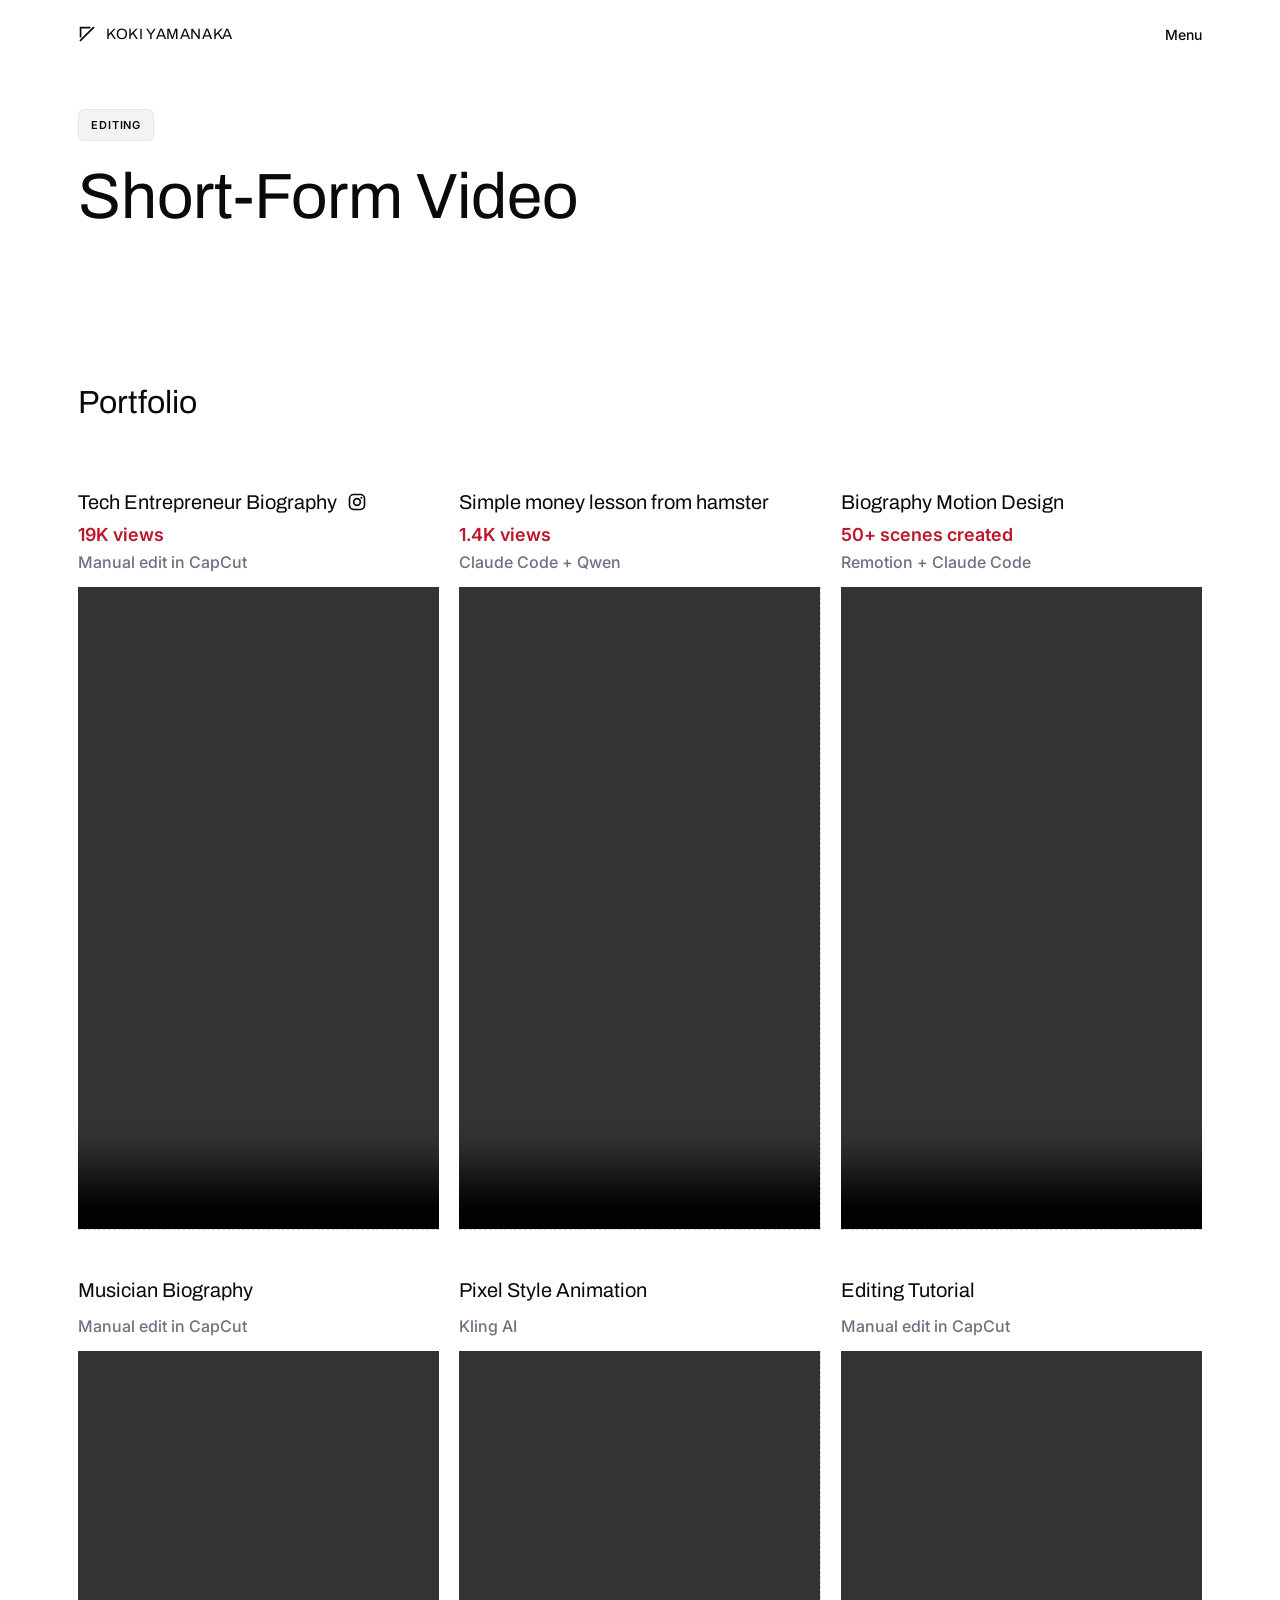
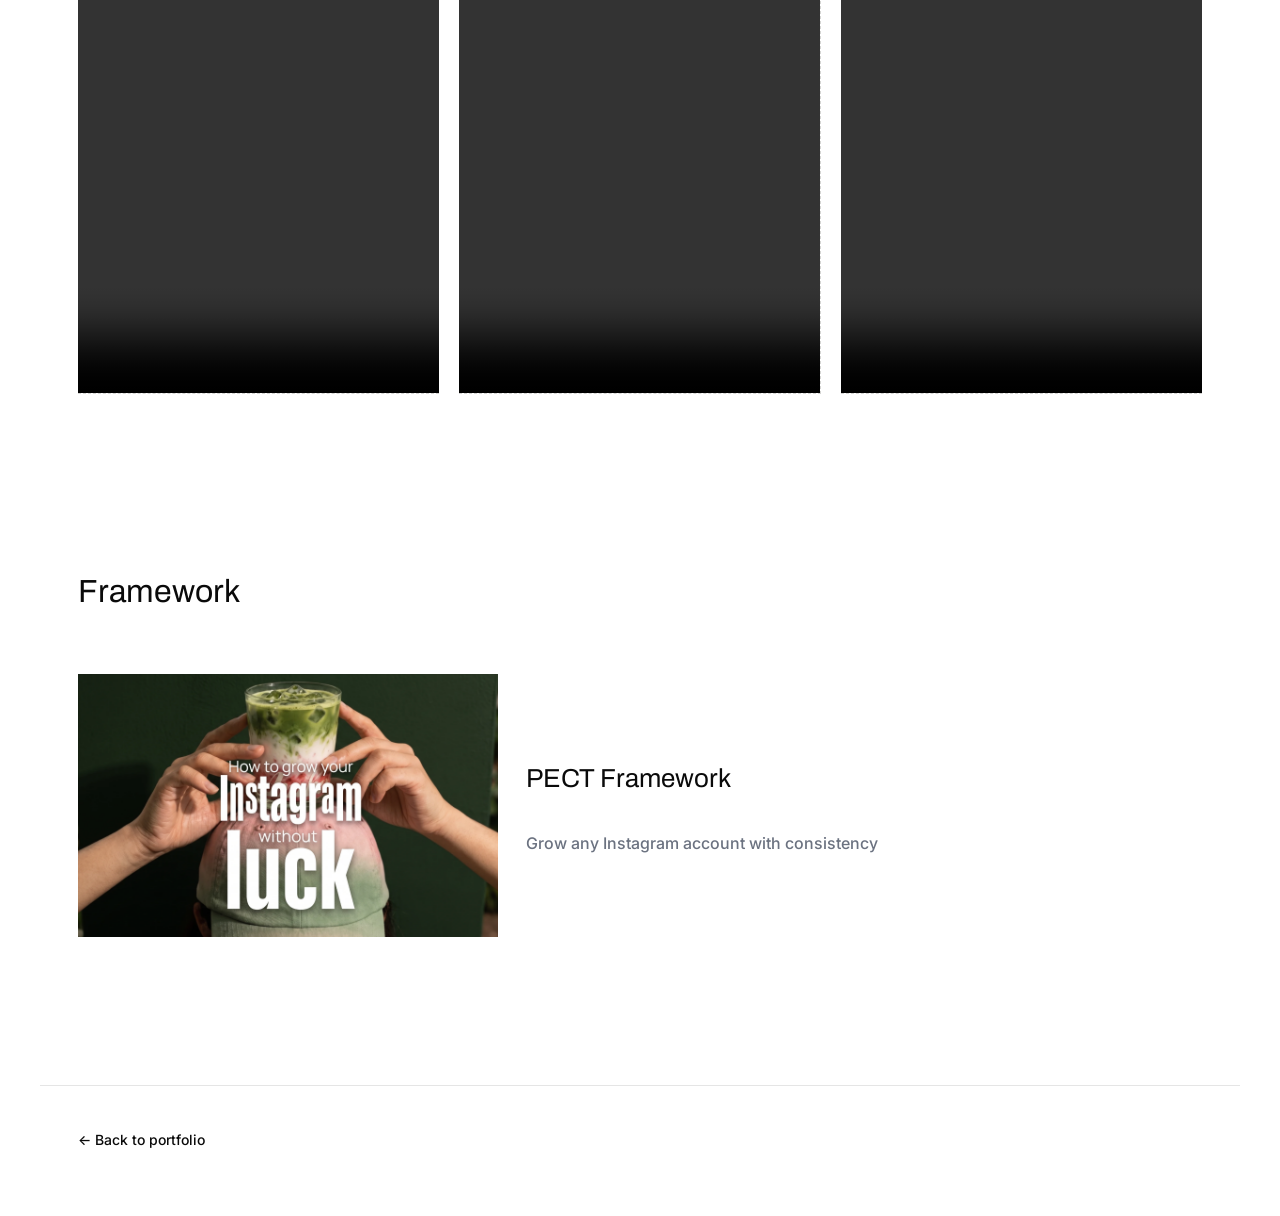
<file: reels.html>
<!DOCTYPE html>
<html lang="en">
<head>
<!-- Google Analytics (GA4) -->
<script>
if (location.hostname !== 'localhost' && location.hostname !== '127.0.0.1') {
  var s = document.createElement('script');
  s.async = true;
  s.src = 'https://www.googletagmanager.com/gtag/js?id=G-XX8WPGD8Z6';
  document.head.appendChild(s);
  window.dataLayer = window.dataLayer || [];
  function gtag(){dataLayer.push(arguments);}
  gtag('js', new Date());
  gtag('config', 'G-XX8WPGD8Z6');
}
</script>
<meta charset="UTF-8">
<meta name="viewport" content="width=device-width, initial-scale=1.0">
<title>Short-Form Video</title>
<meta name="description" content="Short-form video editing samples.">
<link rel="preconnect" href="https://fonts.googleapis.com">
<link rel="preconnect" href="https://fonts.gstatic.com" crossorigin>
<link rel="stylesheet" href="https://fonts.googleapis.com/css2?family=Archivo:wght@400;600;700&family=Inter:wght@400;500;600;700&display=swap">
<link rel="stylesheet" href="case-study.css?v=52">
</head>
<body class="cs-page">

<header class="cs-header">
  <div class="cs-header-inner cs-container">
    <a class="cs-brand" href="index.html" aria-label="Koki Yamanaka — home">
      <svg class="cs-brand-mark" viewBox="0 0 28 28" aria-hidden="true">
        <path d="M4 24 24 4M4 4h14M4 4v14" fill="none" stroke="currentColor" stroke-width="2.6" stroke-linecap="square"/>
      </svg>
      <span>Koki Yamanaka</span>
    </a>
    <button class="cs-menu-toggle" id="menuToggle" type="button" aria-expanded="false" aria-controls="siteMenu">
      <span class="cs-menu-toggle-label">Menu</span>
    </button>
  </div>
</header>

<nav class="cs-menu" id="siteMenu" hidden>
  <div class="cs-menu-inner cs-container">
    <a href="index.html">Profile</a>
    <a href="reels.html">Short-Form Video</a>
    <a href="https://www.linkedin.com/in/koki-yamanaka-48b186243" target="_blank" rel="noopener">LinkedIn</a>
  </div>
</nav>

<main>

  <header class="cs-container cs-hero">
    <span class="cs-eyebrow">Editing</span>
    <h1 class="cs-title">Short-Form Video</h1>
  </header>

  <section class="cs-section cs-container" id="portfolio">
    <h2 class="cs-section-title">Portfolio</h2>
    <div class="short-grid">
      <article class="short-card">
        <h3>Tech Entrepreneur Biography <a class="short-ig" href="https://www.instagram.com/techfounders_hub/" target="_blank" rel="noopener" aria-label="Open @techfounders_hub on Instagram" title="@techfounders_hub on Instagram"><svg viewBox="0 0 24 24" width="20" height="20" aria-hidden="true"><rect x="3" y="3" width="18" height="18" rx="5" fill="none" stroke="currentColor" stroke-width="2"/><circle cx="12" cy="12" r="4" fill="none" stroke="currentColor" stroke-width="2"/><circle cx="17.2" cy="6.8" r="1.2" fill="currentColor"/></svg></a></h3>
        <div class="short-meta">
          <p class="short-result">19K views</p>
          <p class="short-tools">Manual edit in CapCut</p>
        </div><!-- result: add numbers here -->
        <video controls playsinline preload="metadata" src="videos/tech-entrepreneur-biography.mp4"></video>
      </article>
      <article class="short-card">
        <h3>Simple money lesson from hamster</h3>
        <div class="short-meta">
          <p class="short-result">1.4K views</p>
          <p class="short-tools">Claude Code + Qwen</p>
        </div><!-- result: add numbers here -->
        <video controls playsinline preload="metadata" src="videos/short3.mp4"></video>
      </article>
      <article class="short-card">
        <h3>Biography Motion Design</h3>
        <div class="short-meta">
          <p class="short-result">50+ scenes created</p>
          <p class="short-tools">Remotion + Claude Code</p>
        </div><!-- result: add numbers here -->
        <video controls playsinline preload="metadata" src="videos/short2.mp4"></video>
      </article>
      <article class="short-card">
        <h3>Musician Biography</h3>
        <div class="short-meta">
          <p class="short-result"></p>
          <p class="short-tools">Manual edit in CapCut</p>
        </div>
        <video controls playsinline preload="metadata" src="videos/musician-biography.mov"></video>
      </article>
      <article class="short-card">
        <h3>Pixel Style Animation</h3>
        <div class="short-meta">
          <p class="short-result"></p>
          <p class="short-tools">Kling AI</p>
        </div><!-- result: add numbers here -->
        <video controls playsinline preload="metadata" src="videos/short1.mp4"></video>
      </article>
      <article class="short-card">
        <h3>Editing Tutorial</h3>
        <div class="short-meta">
          <p class="short-result"></p>
          <p class="short-tools">Manual edit in CapCut</p>
        </div>
        <video controls playsinline preload="metadata" src="videos/edit-tutorial-1.mov?v=2"></video>
      </article>
    </div>
  </section>

  <section class="cs-section cs-container" id="framework">
    <h2 class="cs-section-title">Framework</h2>
    <div class="short-grid">
      <a class="short-card framework-card" href="pect.html">
        <h3>PECT Framework</h3>
        <div class="short-meta">
          <p class="short-tools">Grow any Instagram account with consistency</p>
        </div>
        <img src="images/pect/hero-wide.webp" alt="PECT Framework: how to grow your Instagram without luck">
      </a>
    </div>
  </section>

  <footer class="cs-footer cs-container">
    <a href="index.html">&larr; Back to portfolio</a>
  </footer>

</main>

<script>
  document.querySelectorAll('.short-card video').forEach(function (v) {
    v.addEventListener('error', function () { v.classList.add('is-empty'); });
    v.addEventListener('loadedmetadata', function () { v.classList.remove('is-empty'); });
  });

  document.querySelectorAll('.media-slot > img').forEach(function (img) {
    var markEmpty = function () { img.closest('.media-slot').classList.add('is-empty'); };
    if (img.complete && img.naturalWidth === 0) {
      markEmpty();
    } else {
      img.addEventListener('error', markEmpty);
    }
  });

  (function () {
    var toggle = document.getElementById('menuToggle');
    var menu = document.getElementById('siteMenu');
    var label = toggle.querySelector('.cs-menu-toggle-label');

    toggle.addEventListener('click', function () {
      var willOpen = menu.hidden;
      menu.hidden = !willOpen;
      toggle.setAttribute('aria-expanded', String(willOpen));
      label.textContent = willOpen ? 'Close' : 'Menu';
    });
  })();
</script>

</body>
</html>
</file>
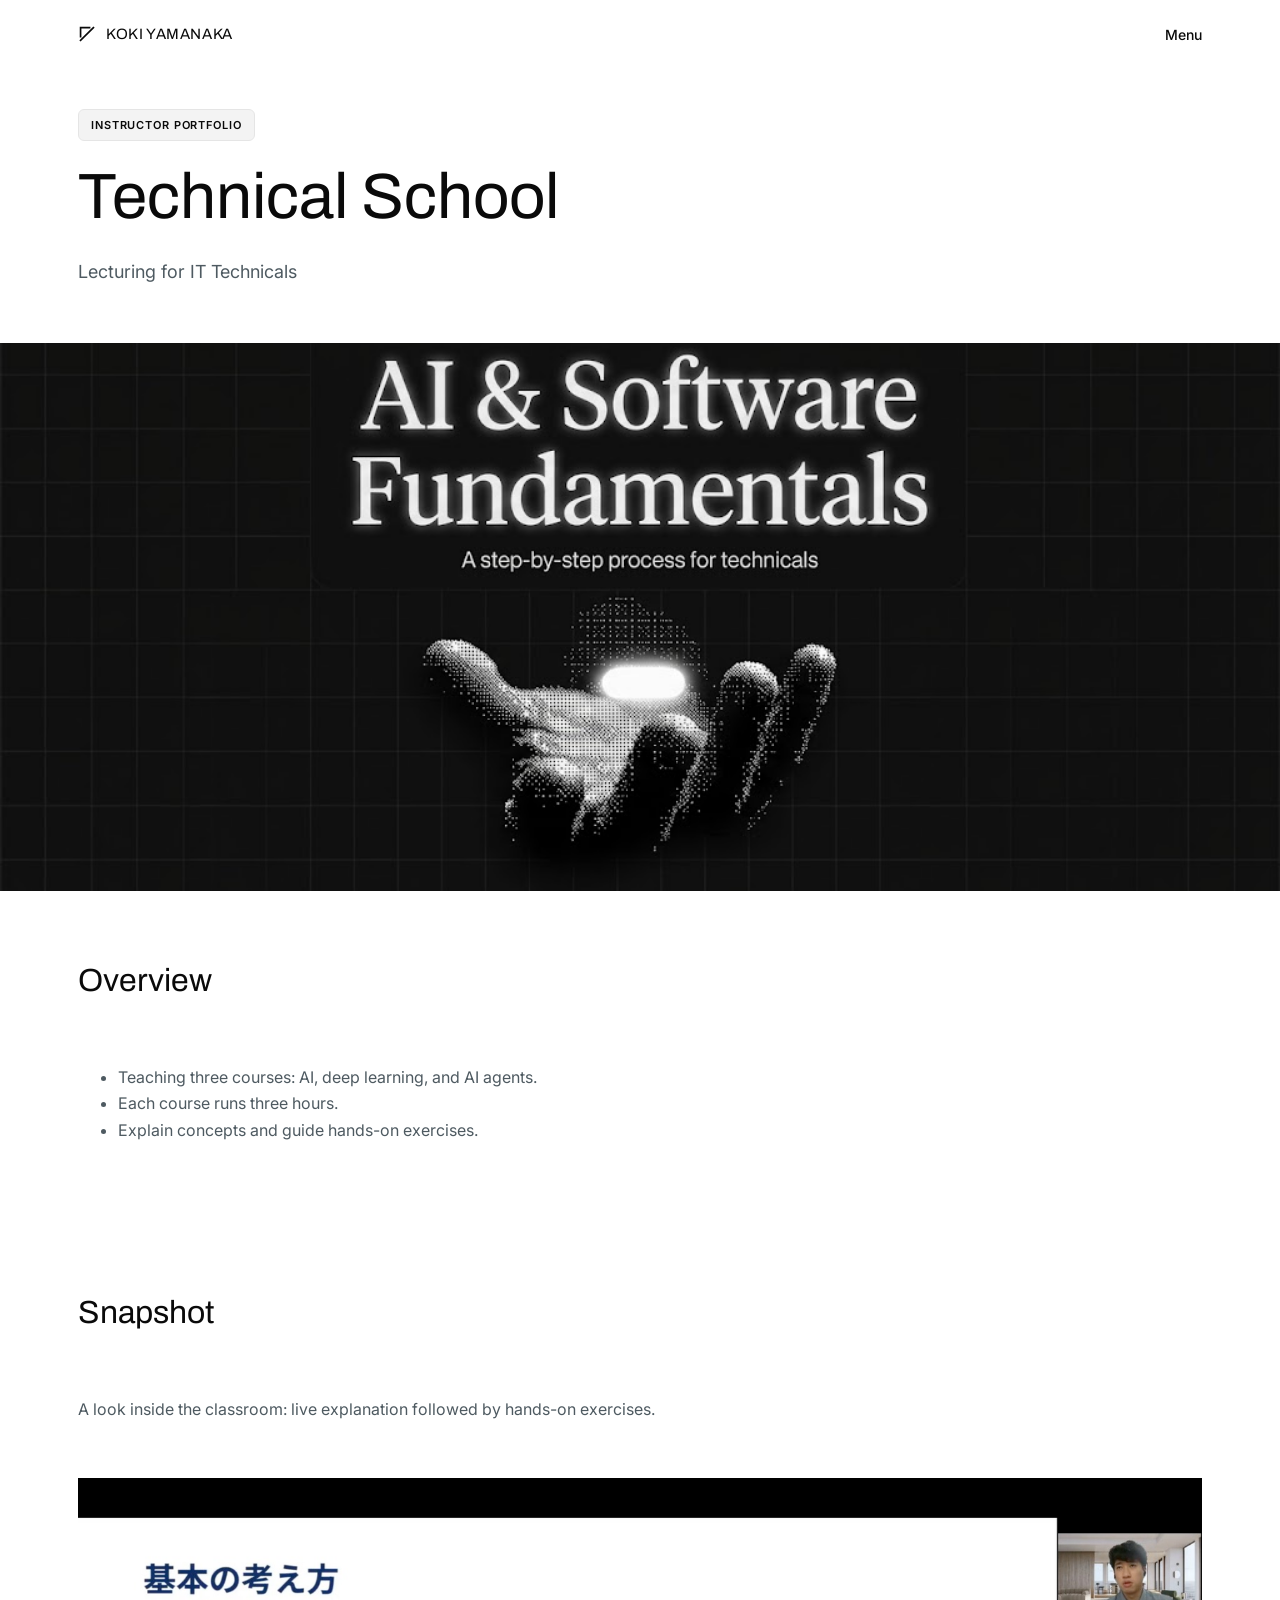
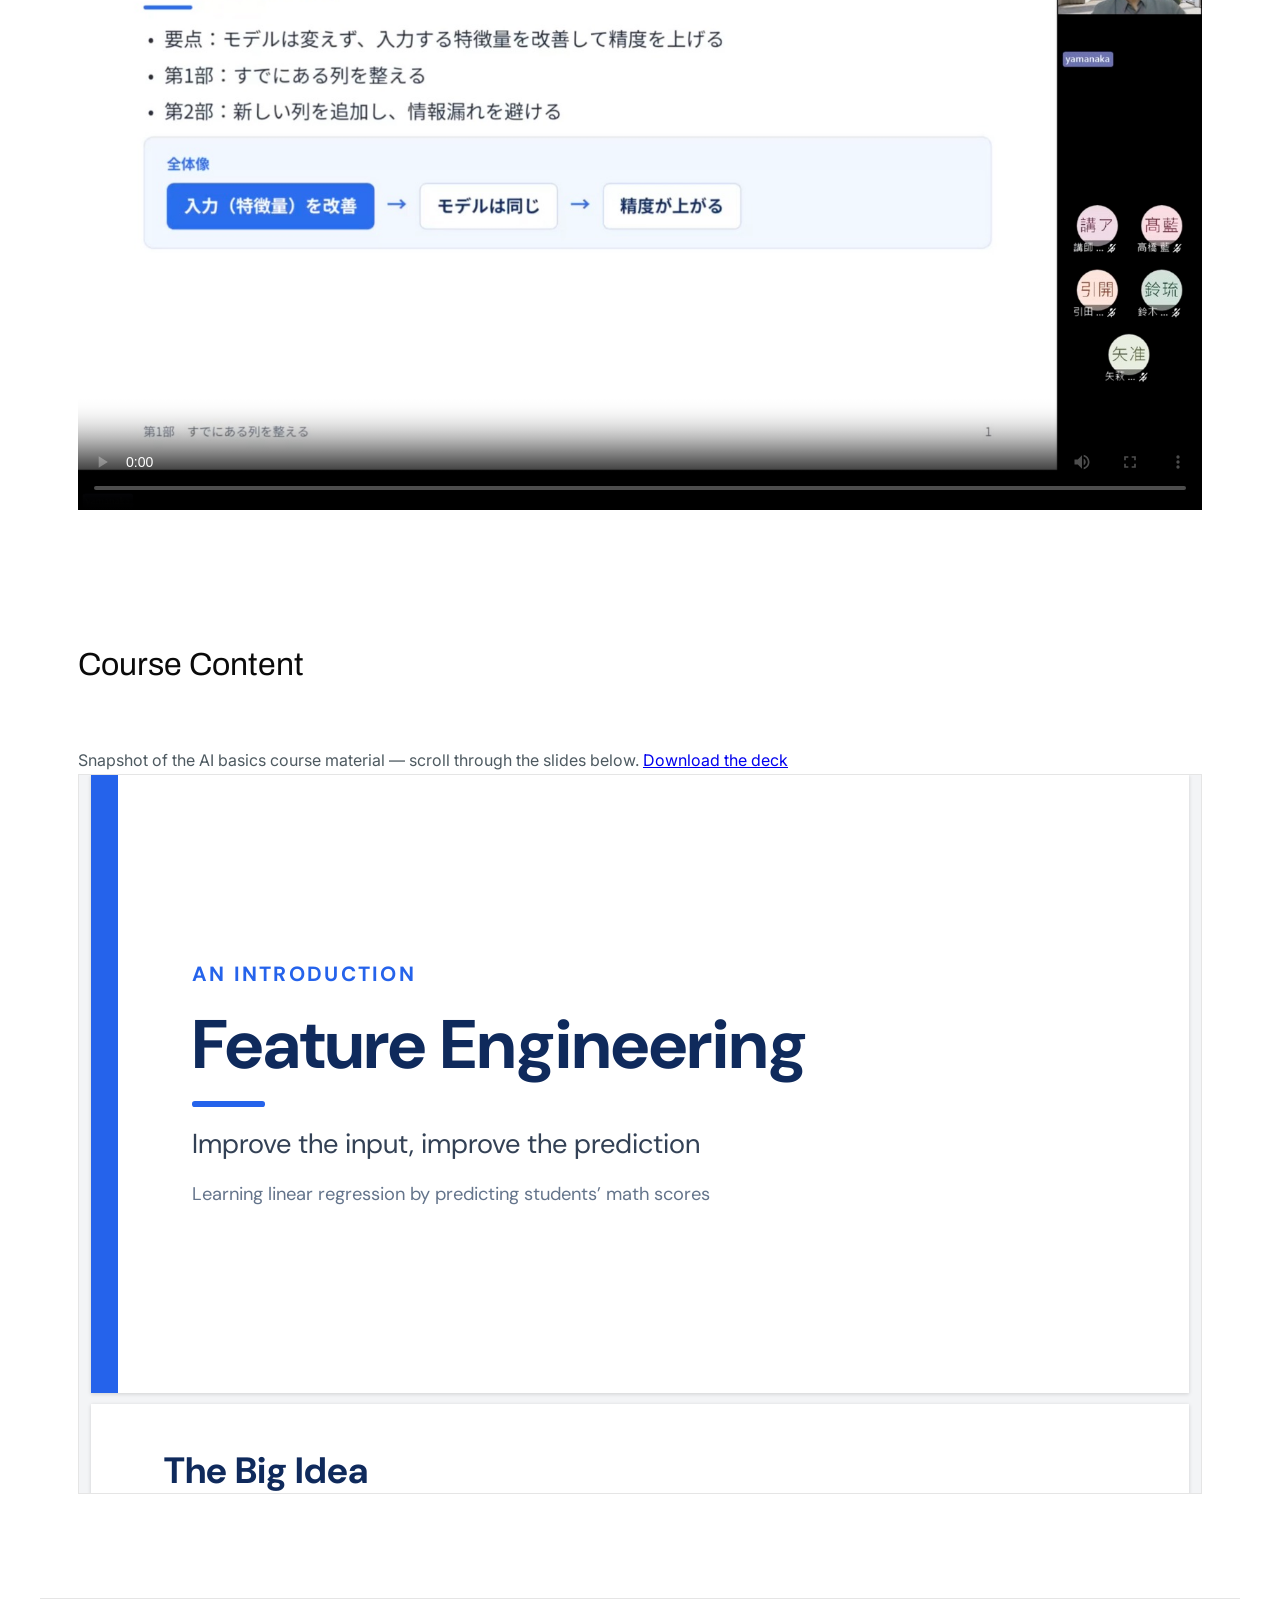
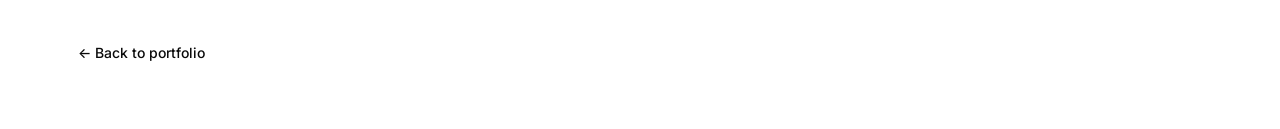
<file: technical-school.html>
<!DOCTYPE html>
<html lang="en">
<head>
<!-- Google Analytics (GA4) -->
<script>
if (location.hostname !== 'localhost' && location.hostname !== '127.0.0.1') {
  var s = document.createElement('script');
  s.async = true;
  s.src = 'https://www.googletagmanager.com/gtag/js?id=G-XX8WPGD8Z6';
  document.head.appendChild(s);
  window.dataLayer = window.dataLayer || [];
  function gtag(){dataLayer.push(arguments);}
  gtag('js', new Date());
  gtag('config', 'G-XX8WPGD8Z6');
}
</script>
<meta charset="UTF-8">
<meta name="viewport" content="width=device-width, initial-scale=1.0">
<title>Technical School — Case Study</title>
<meta name="description" content="Lecturing AI, deep learning, and AI agents at an IT technical school.">
<link rel="preconnect" href="https://fonts.googleapis.com">
<link rel="preconnect" href="https://fonts.gstatic.com" crossorigin>
<link rel="stylesheet" href="https://fonts.googleapis.com/css2?family=Archivo:wght@400;600;700&family=Inter:wght@400;500;600;700&family=DM+Sans:ital,wght@0,400;0,500;0,700;1,400&display=swap">
<link rel="stylesheet" href="case-study.css?v=11">
</head>
<body class="cs-page">

<header class="cs-header">
  <div class="cs-header-inner cs-container">
    <a class="cs-brand" href="index.html" aria-label="Koki Yamanaka — home">
      <svg class="cs-brand-mark" viewBox="0 0 28 28" aria-hidden="true">
        <path d="M4 24 24 4M4 4h14M4 4v14" fill="none" stroke="currentColor" stroke-width="2.6" stroke-linecap="square"/>
      </svg>
      <span>Koki Yamanaka</span>
    </a>
    <button class="cs-menu-toggle" id="menuToggle" type="button" aria-expanded="false" aria-controls="siteMenu">
      <span class="cs-menu-toggle-label">Menu</span>
    </button>
  </div>
</header>

<nav class="cs-menu" id="siteMenu" hidden>
  <div class="cs-menu-inner cs-container">
    <a href="index.html">Profile</a>
    <a href="https://www.linkedin.com/in/koki-yamanaka-48b186243" target="_blank" rel="noopener">LinkedIn</a>
  </div>
</nav>

<main>

  <!-- ========== HERO ========== -->
  <header class="cs-container cs-hero">
    <span class="cs-eyebrow">Instructor Portfolio</span>
    <h1 class="cs-title">Technical School</h1>
    <p class="cs-tagline">Lecturing for IT Technicals</p>
  </header>

  <figure class="media-slot media-slot--bleed" style="--ar: 21/9;">
    <img src="images/technical-school/fundamentals.png" alt="AI &amp; Software Fundamentals — a step-by-step process for technicals">
    <figcaption>Hero — lecture</figcaption>
  </figure>

  <!-- ========== OVERVIEW ========== -->
  <section class="cs-section cs-container">
    <h2 class="cs-section-title">Overview</h2>
    <div class="cs-section-body">
      <ul>
        <li>Teaching three courses: AI, deep learning, and AI agents.</li>
        <li>Each course runs three hours.</li>
        <li>Explain concepts and guide hands-on exercises.</li>
      </ul>
    </div>

  </section>

  <!-- ========== SNAPSHOT ========== -->
  <section class="cs-section cs-container">
    <h2 class="cs-section-title">Snapshot</h2>
    <div class="cs-section-body">
      <p>A look inside the classroom: live explanation followed by hands-on exercises.</p>
    </div>

    <figure class="media-slot" style="--ar: 16/9;">
      <video controls preload="metadata" poster="images/technical-school/snapshot.jpeg" src="videos/instructor-video.mov"></video>
      <figcaption>Snapshot — instructor video</figcaption>
    </figure>
  </section>

  <!-- ========== COURSE CONTENT ========== -->
  <section class="cs-section cs-container">
    <h2 class="cs-section-title">Course Content</h2>
    <div class="cs-section-body">
      <p>Snapshot of the AI basics course material — scroll through the slides below. <a href="slides/feature-engineering.pptx" download>Download the deck</a></p>
    </div>

    <div class="slide-deck" role="list" tabindex="0" aria-label="Feature Engineering slides">
<div class="slide" role="listitem" aria-label="Slide 1 of 34" style="background:#FFFFFF"><div class="e" style="left:0.0000cqw;top:0.0000cqw;width:2.4997cqw;height:56.2500cqw;background:#2563EB"></div><div class="e" style="left:9.1666cqw;top:16.8651cqw;width:86.6920cqw;height:2.8328cqw;display:flex;flex-direction:column;justify-content:flex-start;padding:0.0000cqw 0.0000cqw 0.0000cqw 0.0000cqw;box-sizing:border-box"><p style="text-align:left;line-height:2.6250cqw"><span style="font-size:1.8750cqw;font-weight:700;letter-spacing:0.2083cqw;color:#2563EB;font-family:'DM Sans',sans-serif">AN INTRODUCTION</span></p></div><div class="e" style="left:9.1666cqw;top:21.1561cqw;width:86.6920cqw;height:7.0832cqw;display:flex;flex-direction:column;justify-content:flex-start;padding:0.0000cqw 0.0000cqw 0.0000cqw 0.0000cqw;box-sizing:border-box"><p style="text-align:left;line-height:6.8750cqw"><span style="font-size:6.2500cqw;font-weight:700;color:#0F2A5C;font-family:'DM Sans',sans-serif">Feature Engineering</span></p></div><div class="e" style="left:9.1666cqw;top:29.6974cqw;width:6.6664cqw;height:0.5208cqw;background:#2563EB;border-radius:0.2604cqw"></div><div class="e" style="left:9.1666cqw;top:31.8848cqw;width:86.6920cqw;height:3.7086cqw;display:flex;flex-direction:column;justify-content:flex-start;padding:0.0000cqw 0.0000cqw 0.0000cqw 0.0000cqw;box-sizing:border-box"><p style="text-align:left;line-height:3.5000cqw"><span style="font-size:2.5000cqw;color:#334155;font-family:'DM Sans',sans-serif">Improve the input, improve the prediction</span></p></div><div class="e" style="left:9.1666cqw;top:37.0515cqw;width:86.6920cqw;height:2.5412cqw;display:flex;flex-direction:column;justify-content:flex-start;padding:0.0000cqw 0.0000cqw 0.0000cqw 0.0000cqw;box-sizing:border-box"><p style="text-align:left;line-height:2.3333cqw"><span style="font-size:1.6667cqw;color:#64748B;font-family:'DM Sans',sans-serif">Learning linear regression by predicting students’ math scores</span></p></div></div>
<div class="slide" role="listitem" aria-label="Slide 2 of 34" style="background:#FFFFFF"><div class="e" style="left:6.6664cqw;top:4.1667cqw;width:89.2672cqw;height:4.0413cqw;display:flex;flex-direction:column;justify-content:flex-start;padding:0.0000cqw 0.0000cqw 0.0000cqw 0.0000cqw;box-sizing:border-box"><p style="text-align:left;line-height:3.8333cqw"><span style="font-size:3.3333cqw;font-weight:700;color:#0F2A5C;font-family:'DM Sans',sans-serif">The Big Idea</span></p></div><div class="e" style="left:6.6664cqw;top:8.8329cqw;width:4.9999cqw;height:0.4164cqw;background:#2563EB;border-radius:0.2082cqw"></div><div class="e" style="left:6.9643cqw;top:11.1242cqw;width:88.9068cqw;height:9.4111cqw;display:flex;flex-direction:column;justify-content:flex-start;padding:0.0000cqw 0.0000cqw 0.0000cqw 0.0000cqw;box-sizing:border-box"><p style="text-align:left;line-height:3.0677cqw;padding-left:1.7854cqw;text-indent:-1.7854cqw"><span style="display:inline-block;width:1.7854cqw;text-indent:0">•</span><span style="font-size:1.9792cqw;color:#1E293B;font-family:'DM Sans',sans-serif">Key point: keep the model fixed and improve the input features to raise accuracy</span></p><p style="text-align:left;line-height:3.0677cqw;padding-left:1.7854cqw;text-indent:-1.7854cqw"><span style="display:inline-block;width:1.7854cqw;text-indent:0">•</span><span style="font-size:1.9792cqw;color:#1E293B;font-family:'DM Sans',sans-serif">Part 1: tidy the columns we already have</span></p><p style="text-align:left;line-height:3.0677cqw;padding-left:1.7854cqw;text-indent:-1.7854cqw"><span style="display:inline-block;width:1.7854cqw;text-indent:0">•</span><span style="font-size:1.9792cqw;color:#1E293B;font-family:'DM Sans',sans-serif">Part 2: add new columns and avoid data leakage</span></p></div><div class="e" style="left:6.7185cqw;top:22.2540cqw;width:86.5630cqw;height:11.3469cqw;background:#F1F6FE;border:0.1042cqw solid #CFE0FA;box-sizing:border-box;border-radius:0.9896cqw"></div><div class="e" style="left:9.0445cqw;top:24.1636cqw;width:84.3683cqw;height:1.9585cqw;display:flex;flex-direction:column;justify-content:flex-start;padding:0.0000cqw 0.0000cqw 0.0000cqw 0.0000cqw;box-sizing:border-box"><p style="text-align:left;line-height:1.7500cqw"><span style="font-size:1.4583cqw;font-weight:700;color:#2563EB;font-family:'DM Sans',sans-serif">The big picture</span></p></div><div class="e" style="left:9.0966cqw;top:27.0075cqw;width:27.9607cqw;height:4.6317cqw;background:#2563EB;border:0.1042cqw solid #2563EB;box-sizing:border-box;border-radius:0.6771cqw;display:flex;flex-direction:column;justify-content:center;padding:0.0000cqw 0.0000cqw 0.0000cqw 0.0000cqw;box-sizing:border-box"><p style="text-align:center;line-height:2.4792cqw"><span style="font-size:1.7708cqw;font-weight:700;color:#FFFFFF;font-family:'DM Sans',sans-serif">Improve the input (features)</span></p></div><div class="e" style="left:38.3590cqw;top:27.8650cqw;width:2.5000cqw;height:3.1249cqw;display:flex;flex-direction:column;justify-content:flex-start;padding:0.0000cqw 0.0000cqw 0.0000cqw 0.0000cqw;box-sizing:border-box"><p style="text-align:left;line-height:2.9167cqw"><span style="font-size:2.0833cqw;font-weight:700;color:#2563EB;font-family:'DM Sans',sans-serif">→</span></p></div><div class="e" style="left:41.7441cqw;top:27.0075cqw;width:14.1007cqw;height:4.6317cqw;background:#FFFFFF;border:0.1042cqw solid #BFD4F6;box-sizing:border-box;border-radius:0.6771cqw;display:flex;flex-direction:column;justify-content:center;padding:0.0000cqw 0.0000cqw 0.0000cqw 0.0000cqw;box-sizing:border-box"><p style="text-align:center;line-height:2.4792cqw"><span style="font-size:1.7708cqw;font-weight:700;color:#0F2A5C;font-family:'DM Sans',sans-serif">Same model</span></p></div><div class="e" style="left:57.1465cqw;top:27.8650cqw;width:2.5000cqw;height:3.1249cqw;display:flex;flex-direction:column;justify-content:flex-start;padding:0.0000cqw 0.0000cqw 0.0000cqw 0.0000cqw;box-sizing:border-box"><p style="text-align:left;line-height:2.9167cqw"><span style="font-size:2.0833cqw;font-weight:700;color:#2563EB;font-family:'DM Sans',sans-serif">→</span></p></div><div class="e" style="left:60.5316cqw;top:27.0075cqw;width:17.6946cqw;height:4.6317cqw;background:#FFFFFF;border:0.1042cqw solid #BFD4F6;box-sizing:border-box;border-radius:0.6771cqw;display:flex;flex-direction:column;justify-content:center;padding:0.0000cqw 0.0000cqw 0.0000cqw 0.0000cqw;box-sizing:border-box"><p style="text-align:center;line-height:2.4792cqw"><span style="font-size:1.7708cqw;font-weight:700;color:#0F2A5C;font-family:'DM Sans',sans-serif">Higher accuracy</span></p></div><div class="e" style="left:6.6664cqw;top:51.5833cqw;width:48.2812cqw;height:1.9585cqw;display:flex;flex-direction:column;justify-content:flex-start;padding:0.0000cqw 0.0000cqw 0.0000cqw 0.0000cqw;box-sizing:border-box"><p style="text-align:left;line-height:1.7500cqw"><span style="font-size:1.2500cqw;color:#64748B;font-family:'DM Sans',sans-serif">Part 1 Tidying existing columns</span></p></div><div class="e" style="left:82.5003cqw;top:51.5833cqw;width:10.8333cqw;height:1.9585cqw;display:flex;flex-direction:column;justify-content:flex-start;padding:0.0000cqw 0.0000cqw 0.0000cqw 0.0000cqw;box-sizing:border-box"><p style="text-align:right;line-height:1.7500cqw"><span style="font-size:1.2500cqw;color:#64748B;font-family:'DM Sans',sans-serif">1</span></p></div></div>
<div class="slide" role="listitem" aria-label="Slide 3 of 34" style="background:#FFFFFF"><div class="e" style="left:0.0000cqw;top:0.0000cqw;width:2.4997cqw;height:56.2500cqw;background:#2563EB"></div><div class="e" style="left:9.1666cqw;top:16.0735cqw;width:86.6920cqw;height:4.2914cqw;display:flex;flex-direction:column;justify-content:flex-start;padding:0.0000cqw 0.0000cqw 0.0000cqw 0.0000cqw;box-sizing:border-box"><p style="text-align:left;line-height:4.0833cqw"><span style="font-size:2.9167cqw;font-weight:700;letter-spacing:0.2083cqw;color:#2563EB;font-family:'DM Sans',sans-serif">Part 1</span></p></div><div class="e" style="left:9.1666cqw;top:21.6146cqw;width:86.6920cqw;height:12.1251cqw;display:flex;flex-direction:column;justify-content:flex-start;padding:0.0000cqw 0.0000cqw 0.0000cqw 0.0000cqw;box-sizing:border-box"><p style="text-align:left;line-height:5.9583cqw"><span style="font-size:5.4167cqw;font-weight:700;color:#0F2A5C;font-family:'DM Sans',sans-serif">Tidying the Columns We Already Have</span></p></div><div class="e" style="left:9.1666cqw;top:34.9894cqw;width:6.6664cqw;height:0.5208cqw;background:#2563EB;border-radius:0.2604cqw"></div><div class="e" style="left:9.1666cqw;top:36.9683cqw;width:86.6920cqw;height:3.4165cqw;display:flex;flex-direction:column;justify-content:flex-start;padding:0.0000cqw 0.0000cqw 0.0000cqw 0.0000cqw;box-sizing:border-box"><p style="text-align:left;line-height:3.2083cqw"><span style="font-size:2.2917cqw;color:#334155;font-family:'DM Sans',sans-serif">Feature engineering: select and transform</span></p></div></div>
<div class="slide" role="listitem" aria-label="Slide 4 of 34" style="background:#FFFFFF"><div class="e" style="left:6.6664cqw;top:4.1667cqw;width:89.2672cqw;height:4.0413cqw;display:flex;flex-direction:column;justify-content:flex-start;padding:0.0000cqw 0.0000cqw 0.0000cqw 0.0000cqw;box-sizing:border-box"><p style="text-align:left;line-height:3.8333cqw"><span style="font-size:3.3333cqw;font-weight:700;color:#0F2A5C;font-family:'DM Sans',sans-serif">Recap: From Data Prep to Deployment</span></p></div><div class="e" style="left:6.6664cqw;top:8.8329cqw;width:4.9999cqw;height:0.4164cqw;background:#2563EB;border-radius:0.2082cqw"></div><div class="e" style="left:6.9643cqw;top:11.1242cqw;width:88.9068cqw;height:9.4111cqw;display:flex;flex-direction:column;justify-content:flex-start;padding:0.0000cqw 0.0000cqw 0.0000cqw 0.0000cqw;box-sizing:border-box"><p style="text-align:left;line-height:3.0677cqw;padding-left:1.7854cqw;text-indent:-1.7854cqw"><span style="display:inline-block;width:1.7854cqw;text-indent:0">•</span><span style="font-size:1.9792cqw;color:#1E293B;font-family:'DM Sans',sans-serif">Scenario: a model that predicts whether a new customer will churn</span></p><p style="text-align:left;line-height:3.0677cqw;padding-left:1.7854cqw;text-indent:-1.7854cqw"><span style="display:inline-block;width:1.7854cqw;text-indent:0">•</span><span style="font-size:1.9792cqw;color:#1E293B;font-family:'DM Sans',sans-serif">Stages: ① data preparation ② training and validation ③ deployment</span></p><p style="text-align:left;line-height:3.0677cqw;padding-left:1.7854cqw;text-indent:-1.7854cqw"><span style="display:inline-block;width:1.7854cqw;text-indent:0">•</span><span style="font-size:1.9792cqw;color:#1E293B;font-family:'DM Sans',sans-serif">Problem: accuracy turned out to be low at stage ②</span></p></div><div class="e" style="left:6.7185cqw;top:22.2540cqw;width:86.5630cqw;height:14.5759cqw;background:#F1F6FE;border:0.1042cqw solid #CFE0FA;box-sizing:border-box;border-radius:0.9896cqw"></div><div class="e" style="left:9.0445cqw;top:24.1636cqw;width:84.3683cqw;height:1.9585cqw;display:flex;flex-direction:column;justify-content:flex-start;padding:0.0000cqw 0.0000cqw 0.0000cqw 0.0000cqw;box-sizing:border-box"><p style="text-align:left;line-height:1.7500cqw"><span style="font-size:1.4583cqw;font-weight:700;color:#2563EB;font-family:'DM Sans',sans-serif">The flow</span></p></div><div class="e" style="left:9.0966cqw;top:27.0075cqw;width:20.3295cqw;height:4.6317cqw;background:#FFFFFF;border:0.1042cqw solid #BFD4F6;box-sizing:border-box;border-radius:0.6771cqw;display:flex;flex-direction:column;justify-content:center;padding:0.0000cqw 0.0000cqw 0.0000cqw 0.0000cqw;box-sizing:border-box"><p style="text-align:center;line-height:2.4792cqw"><span style="font-size:1.7708cqw;font-weight:700;color:#0F2A5C;font-family:'DM Sans',sans-serif">① Data preparation</span></p></div><div class="e" style="left:30.7278cqw;top:27.8650cqw;width:2.5000cqw;height:3.1249cqw;display:flex;flex-direction:column;justify-content:flex-start;padding:0.0000cqw 0.0000cqw 0.0000cqw 0.0000cqw;box-sizing:border-box"><p style="text-align:left;line-height:2.9167cqw"><span style="font-size:2.0833cqw;font-weight:700;color:#2563EB;font-family:'DM Sans',sans-serif">→</span></p></div><div class="e" style="left:34.1129cqw;top:27.0075cqw;width:25.1477cqw;height:4.6317cqw;background:#2563EB;border:0.1042cqw solid #2563EB;box-sizing:border-box;border-radius:0.6771cqw;display:flex;flex-direction:column;justify-content:center;padding:0.0000cqw 0.0000cqw 0.0000cqw 0.0000cqw;box-sizing:border-box"><p style="text-align:center;line-height:2.4792cqw"><span style="font-size:1.7708cqw;font-weight:700;color:#FFFFFF;font-family:'DM Sans',sans-serif">② Training and validation</span></p></div><div class="e" style="left:60.5622cqw;top:27.8650cqw;width:2.5000cqw;height:3.1249cqw;display:flex;flex-direction:column;justify-content:flex-start;padding:0.0000cqw 0.0000cqw 0.0000cqw 0.0000cqw;box-sizing:border-box"><p style="text-align:left;line-height:2.9167cqw"><span style="font-size:2.0833cqw;font-weight:700;color:#2563EB;font-family:'DM Sans',sans-serif">→</span></p></div><div class="e" style="left:63.9473cqw;top:27.0075cqw;width:16.1330cqw;height:4.6317cqw;background:#FFFFFF;border:0.1042cqw solid #BFD4F6;box-sizing:border-box;border-radius:0.6771cqw;display:flex;flex-direction:column;justify-content:center;padding:0.0000cqw 0.0000cqw 0.0000cqw 0.0000cqw;box-sizing:border-box"><p style="text-align:center;line-height:2.4792cqw"><span style="font-size:1.7708cqw;font-weight:700;color:#0F2A5C;font-family:'DM Sans',sans-serif">③ Deployment</span></p></div><div class="e" style="left:9.0445cqw;top:32.7329cqw;width:84.3683cqw;height:2.3957cqw;display:flex;flex-direction:column;justify-content:flex-start;padding:0.0000cqw 0.0000cqw 0.0000cqw 0.0000cqw;box-sizing:border-box"><p style="text-align:left;line-height:2.1875cqw"><span style="font-size:1.5625cqw;color:#334155;font-family:'DM Sans',sans-serif">Low accuracy was found at stage ②.</span></p></div><div class="e" style="left:6.6664cqw;top:51.5833cqw;width:48.2812cqw;height:1.9585cqw;display:flex;flex-direction:column;justify-content:flex-start;padding:0.0000cqw 0.0000cqw 0.0000cqw 0.0000cqw;box-sizing:border-box"><p style="text-align:left;line-height:1.7500cqw"><span style="font-size:1.2500cqw;color:#64748B;font-family:'DM Sans',sans-serif">Part 1 Tidying existing columns</span></p></div><div class="e" style="left:82.5003cqw;top:51.5833cqw;width:10.8333cqw;height:1.9585cqw;display:flex;flex-direction:column;justify-content:flex-start;padding:0.0000cqw 0.0000cqw 0.0000cqw 0.0000cqw;box-sizing:border-box"><p style="text-align:right;line-height:1.7500cqw"><span style="font-size:1.2500cqw;color:#64748B;font-family:'DM Sans',sans-serif">3</span></p></div></div>
<div class="slide" role="listitem" aria-label="Slide 5 of 34" style="background:#FFFFFF"><div class="e" style="left:6.6664cqw;top:4.1667cqw;width:89.2672cqw;height:4.0413cqw;display:flex;flex-direction:column;justify-content:flex-start;padding:0.0000cqw 0.0000cqw 0.0000cqw 0.0000cqw;box-sizing:border-box"><p style="text-align:left;line-height:3.8333cqw"><span style="font-size:3.3333cqw;font-weight:700;color:#0F2A5C;font-family:'DM Sans',sans-serif">Recap: The Big Picture</span></p></div><div class="e" style="left:6.6664cqw;top:8.8329cqw;width:4.9999cqw;height:0.4164cqw;background:#2563EB;border-radius:0.2082cqw"></div><div class="e" style="left:6.9643cqw;top:11.1242cqw;width:88.9068cqw;height:9.4111cqw;display:flex;flex-direction:column;justify-content:flex-start;padding:0.0000cqw 0.0000cqw 0.0000cqw 0.0000cqw;box-sizing:border-box"><p style="text-align:left;line-height:3.0677cqw;padding-left:1.7854cqw;text-indent:-1.7854cqw"><span style="display:inline-block;width:1.7854cqw;text-indent:0">•</span><span style="font-size:1.9792cqw;color:#1E293B;font-family:'DM Sans',sans-serif">Input: the data we give the model</span></p><p style="text-align:left;line-height:3.0677cqw;padding-left:1.7854cqw;text-indent:-1.7854cqw"><span style="display:inline-block;width:1.7854cqw;text-indent:0">•</span><span style="font-size:1.9792cqw;color:#1E293B;font-family:'DM Sans',sans-serif">Model: learns patterns from the input</span></p><p style="text-align:left;line-height:3.0677cqw;padding-left:1.7854cqw;text-indent:-1.7854cqw"><span style="display:inline-block;width:1.7854cqw;text-indent:0">•</span><span style="font-size:1.9792cqw;color:#1E293B;font-family:'DM Sans',sans-serif">Output: the prediction</span></p></div><div class="e" style="left:6.7185cqw;top:22.2540cqw;width:86.5630cqw;height:11.3469cqw;background:#F1F6FE;border:0.1042cqw solid #CFE0FA;box-sizing:border-box;border-radius:0.9896cqw"></div><div class="e" style="left:9.0445cqw;top:24.1636cqw;width:84.3683cqw;height:1.9585cqw;display:flex;flex-direction:column;justify-content:flex-start;padding:0.0000cqw 0.0000cqw 0.0000cqw 0.0000cqw;box-sizing:border-box"><p style="text-align:left;line-height:1.7500cqw"><span style="font-size:1.4583cqw;font-weight:700;color:#2563EB;font-family:'DM Sans',sans-serif">Churn prediction example</span></p></div><div class="e" style="left:9.0966cqw;top:27.0075cqw;width:16.4002cqw;height:4.6317cqw;background:#FFFFFF;border:0.1042cqw solid #BFD4F6;box-sizing:border-box;border-radius:0.6771cqw;display:flex;flex-direction:column;justify-content:center;padding:0.0000cqw 0.0000cqw 0.0000cqw 0.0000cqw;box-sizing:border-box"><p style="text-align:center;line-height:2.4792cqw"><span style="font-size:1.7708cqw;font-weight:700;color:#0F2A5C;font-family:'DM Sans',sans-serif">Customer data</span></p></div><div class="e" style="left:26.7985cqw;top:27.8650cqw;width:2.5000cqw;height:3.1249cqw;display:flex;flex-direction:column;justify-content:flex-start;padding:0.0000cqw 0.0000cqw 0.0000cqw 0.0000cqw;box-sizing:border-box"><p style="text-align:left;line-height:2.9167cqw"><span style="font-size:2.0833cqw;font-weight:700;color:#2563EB;font-family:'DM Sans',sans-serif">→</span></p></div><div class="e" style="left:30.1836cqw;top:27.0075cqw;width:8.7482cqw;height:4.6317cqw;background:#FFFFFF;border:0.1042cqw solid #BFD4F6;box-sizing:border-box;border-radius:0.6771cqw;display:flex;flex-direction:column;justify-content:center;padding:0.0000cqw 0.0000cqw 0.0000cqw 0.0000cqw;box-sizing:border-box"><p style="text-align:center;line-height:2.4792cqw"><span style="font-size:1.7708cqw;font-weight:700;color:#0F2A5C;font-family:'DM Sans',sans-serif">Model</span></p></div><div class="e" style="left:40.2335cqw;top:27.8650cqw;width:2.5000cqw;height:3.1249cqw;display:flex;flex-direction:column;justify-content:flex-start;padding:0.0000cqw 0.0000cqw 0.0000cqw 0.0000cqw;box-sizing:border-box"><p style="text-align:left;line-height:2.9167cqw"><span style="font-size:2.0833cqw;font-weight:700;color:#2563EB;font-family:'DM Sans',sans-serif">→</span></p></div><div class="e" style="left:43.6185cqw;top:27.0075cqw;width:14.2147cqw;height:4.6317cqw;background:#FFFFFF;border:0.1042cqw solid #BFD4F6;box-sizing:border-box;border-radius:0.6771cqw;display:flex;flex-direction:column;justify-content:center;padding:0.0000cqw 0.0000cqw 0.0000cqw 0.0000cqw;box-sizing:border-box"><p style="text-align:center;line-height:2.4792cqw"><span style="font-size:1.7708cqw;font-weight:700;color:#0F2A5C;font-family:'DM Sans',sans-serif">Churn / Stay</span></p></div><div class="e" style="left:6.6664cqw;top:51.5833cqw;width:48.2812cqw;height:1.9585cqw;display:flex;flex-direction:column;justify-content:flex-start;padding:0.0000cqw 0.0000cqw 0.0000cqw 0.0000cqw;box-sizing:border-box"><p style="text-align:left;line-height:1.7500cqw"><span style="font-size:1.2500cqw;color:#64748B;font-family:'DM Sans',sans-serif">Part 1 Tidying existing columns</span></p></div><div class="e" style="left:82.5003cqw;top:51.5833cqw;width:10.8333cqw;height:1.9585cqw;display:flex;flex-direction:column;justify-content:flex-start;padding:0.0000cqw 0.0000cqw 0.0000cqw 0.0000cqw;box-sizing:border-box"><p style="text-align:right;line-height:1.7500cqw"><span style="font-size:1.2500cqw;color:#64748B;font-family:'DM Sans',sans-serif">4</span></p></div></div>
<div class="slide" role="listitem" aria-label="Slide 6 of 34" style="background:#FFFFFF"><div class="e" style="left:6.6664cqw;top:4.1667cqw;width:89.2672cqw;height:4.0413cqw;display:flex;flex-direction:column;justify-content:flex-start;padding:0.0000cqw 0.0000cqw 0.0000cqw 0.0000cqw;box-sizing:border-box"><p style="text-align:left;line-height:3.8333cqw"><span style="font-size:3.3333cqw;font-weight:700;color:#0F2A5C;font-family:'DM Sans',sans-serif">Recap: How to Improve a Model</span></p></div><div class="e" style="left:6.6664cqw;top:8.8329cqw;width:4.9999cqw;height:0.4164cqw;background:#2563EB;border-radius:0.2082cqw"></div><div class="e" style="left:6.9643cqw;top:11.1242cqw;width:88.9068cqw;height:12.4787cqw;display:flex;flex-direction:column;justify-content:flex-start;padding:0.0000cqw 0.0000cqw 0.0000cqw 0.0000cqw;box-sizing:border-box"><p style="text-align:left;line-height:3.0677cqw;padding-left:1.7854cqw;text-indent:-1.7854cqw"><span style="display:inline-block;width:1.7854cqw;text-indent:0">•</span><span style="font-size:1.9792cqw;color:#1E293B;font-family:'DM Sans',sans-serif">Wrong predictions mean low model accuracy</span></p><p style="text-align:left;line-height:3.0677cqw;padding-left:1.7854cqw;text-indent:-1.7854cqw"><span style="display:inline-block;width:1.7854cqw;text-indent:0">•</span><span style="font-size:1.9792cqw;color:#1E293B;font-family:'DM Sans',sans-serif">Diagnose the symptom first, then choose the fix</span></p><p style="text-align:left;line-height:3.0677cqw;padding-left:1.7854cqw;text-indent:-1.7854cqw"><span style="display:inline-block;width:1.7854cqw;text-indent:0">•</span><span style="font-size:1.9792cqw;color:#1E293B;font-family:'DM Sans',sans-serif">Overfitting → add more data, stop training early</span></p><p style="text-align:left;line-height:3.0677cqw;padding-left:1.7854cqw;text-indent:-1.7854cqw"><span style="display:inline-block;width:1.7854cqw;text-indent:0">•</span><span style="font-size:1.9792cqw;color:#1E293B;font-family:'DM Sans',sans-serif">Underfitting → add more features</span></p></div><div class="e" style="left:6.7185cqw;top:25.3215cqw;width:86.5630cqw;height:17.1435cqw;background:#F1F6FE;border:0.1042cqw solid #CFE0FA;box-sizing:border-box;border-radius:0.9895cqw"></div><div class="e" style="left:9.0445cqw;top:27.2312cqw;width:84.3683cqw;height:1.9585cqw;display:flex;flex-direction:column;justify-content:flex-start;padding:0.0000cqw 0.0000cqw 0.0000cqw 0.0000cqw;box-sizing:border-box"><p style="text-align:left;line-height:1.7500cqw"><span style="font-size:1.4583cqw;font-weight:700;color:#2563EB;font-family:'DM Sans',sans-serif">Symptom and fix</span></p></div><table class="e" style="left:9.1313cqw;top:29.7969cqw;width:81.8242cqw;height:10.7585cqw"><colgroup><col style="width:24.5473cqw"><col style="width:57.2769cqw"></colgroup><tr style="height:3.5862cqw"><td style="padding:0.5833cqw 0.5833cqw 0.5833cqw 0.5833cqw;background:#DBEAFE;border-left:0.1042cqw solid #C0C4CA;border-right:0.1042cqw solid #AFBBCA;border-top:0.1042cqw solid #C0C4CA;border-bottom:0.1042cqw solid #AFBBCA"><p style="line-height:2.3333cqw"><span style="font-size:1.6667cqw;font-weight:700;color:#0F2A5C;font-family:'DM Sans',sans-serif">Symptom</span></p></td><td style="padding:0.5833cqw 0.5833cqw 0.5833cqw 0.5833cqw;background:#DBEAFE;border-left:0.1042cqw solid #AFBBCA;border-right:0.1042cqw solid #AFBBCA;border-top:0.1042cqw solid #C0C4CA;border-bottom:0.1042cqw solid #AFBBCA"><p style="line-height:2.3333cqw"><span style="font-size:1.6667cqw;font-weight:700;color:#0F2A5C;font-family:'DM Sans',sans-serif">Fix</span></p></td></tr><tr style="height:3.5862cqw"><td style="padding:0.5833cqw 0.5833cqw 0.5833cqw 0.5833cqw;background:#FFFFFF;border-left:0.1042cqw solid #C0C4CA;border-right:0.1042cqw solid #CBCBCB;border-top:0.1042cqw solid #AFBBCA;border-bottom:0.1042cqw solid #CBCBCB"><p style="line-height:2.3333cqw"><span style="font-size:1.6667cqw;color:#1E293B;font-family:'DM Sans',sans-serif">Overfitting</span></p></td><td style="padding:0.5833cqw 0.5833cqw 0.5833cqw 0.5833cqw;background:#FFFFFF;border-left:0.1042cqw solid #CBCBCB;border-right:0.1042cqw solid #CBCBCB;border-top:0.1042cqw solid #AFBBCA;border-bottom:0.1042cqw solid #CBCBCB"><p style="line-height:2.3333cqw"><span style="font-size:1.6667cqw;color:#1E293B;font-family:'DM Sans',sans-serif">Add more data / stop training early</span></p></td></tr><tr style="height:3.5862cqw"><td style="padding:0.5833cqw 0.5833cqw 0.5833cqw 0.5833cqw;background:#FFFFFF;border-left:0.1042cqw solid #C0C4CA;border-right:0.1042cqw solid #CBCBCB;border-top:0.1042cqw solid #CBCBCB;border-bottom:0.1042cqw solid #CBCBCB"><p style="line-height:2.3333cqw"><span style="font-size:1.6667cqw;color:#1E293B;font-family:'DM Sans',sans-serif">Underfitting</span></p></td><td style="padding:0.5833cqw 0.5833cqw 0.5833cqw 0.5833cqw;background:#FFFFFF;border-left:0.1042cqw solid #CBCBCB;border-right:0.1042cqw solid #CBCBCB;border-top:0.1042cqw solid #CBCBCB;border-bottom:0.1042cqw solid #CBCBCB"><p style="line-height:2.3333cqw"><span style="font-size:1.6667cqw;color:#1E293B;font-family:'DM Sans',sans-serif">Add more features</span></p></td></tr></table><div class="e" style="left:6.6664cqw;top:51.5833cqw;width:48.2812cqw;height:1.9585cqw;display:flex;flex-direction:column;justify-content:flex-start;padding:0.0000cqw 0.0000cqw 0.0000cqw 0.0000cqw;box-sizing:border-box"><p style="text-align:left;line-height:1.7500cqw"><span style="font-size:1.2500cqw;color:#64748B;font-family:'DM Sans',sans-serif">Part 1 Tidying existing columns</span></p></div><div class="e" style="left:82.5003cqw;top:51.5833cqw;width:10.8333cqw;height:1.9585cqw;display:flex;flex-direction:column;justify-content:flex-start;padding:0.0000cqw 0.0000cqw 0.0000cqw 0.0000cqw;box-sizing:border-box"><p style="text-align:right;line-height:1.7500cqw"><span style="font-size:1.2500cqw;color:#64748B;font-family:'DM Sans',sans-serif">5</span></p></div></div>
<div class="slide" role="listitem" aria-label="Slide 7 of 34" style="background:#FFFFFF"><div class="e" style="left:6.6664cqw;top:4.1667cqw;width:89.2672cqw;height:4.0413cqw;display:flex;flex-direction:column;justify-content:flex-start;padding:0.0000cqw 0.0000cqw 0.0000cqw 0.0000cqw;box-sizing:border-box"><p style="text-align:left;line-height:3.8333cqw"><span style="font-size:3.3333cqw;font-weight:700;color:#0F2A5C;font-family:'DM Sans',sans-serif">Today’s Focus</span></p></div><div class="e" style="left:6.6664cqw;top:8.8329cqw;width:4.9999cqw;height:0.4164cqw;background:#2563EB;border-radius:0.2082cqw"></div><div class="e" style="left:6.9643cqw;top:11.1242cqw;width:88.9068cqw;height:9.4111cqw;display:flex;flex-direction:column;justify-content:flex-start;padding:0.0000cqw 0.0000cqw 0.0000cqw 0.0000cqw;box-sizing:border-box"><p style="text-align:left;line-height:3.0677cqw;padding-left:1.7854cqw;text-indent:-1.7854cqw"><span style="display:inline-block;width:1.7854cqw;text-indent:0">•</span><span style="font-size:1.9792cqw;color:#1E293B;font-family:'DM Sans',sans-serif">Input ← today (add features)</span></p><p style="text-align:left;line-height:3.0677cqw;padding-left:1.7854cqw;text-indent:-1.7854cqw"><span style="display:inline-block;width:1.7854cqw;text-indent:0">•</span><span style="font-size:1.9792cqw;color:#1E293B;font-family:'DM Sans',sans-serif">Model ← last week</span></p><p style="text-align:left;line-height:3.0677cqw;padding-left:1.7854cqw;text-indent:-1.7854cqw"><span style="display:inline-block;width:1.7854cqw;text-indent:0">•</span><span style="font-size:1.9792cqw;color:#1E293B;font-family:'DM Sans',sans-serif">Output</span></p></div><div class="e" style="left:6.7185cqw;top:22.2540cqw;width:86.5630cqw;height:11.3469cqw;background:#F1F6FE;border:0.1042cqw solid #CFE0FA;box-sizing:border-box;border-radius:0.9896cqw"></div><div class="e" style="left:9.0445cqw;top:24.1636cqw;width:84.3683cqw;height:1.9585cqw;display:flex;flex-direction:column;justify-content:flex-start;padding:0.0000cqw 0.0000cqw 0.0000cqw 0.0000cqw;box-sizing:border-box"><p style="text-align:left;line-height:1.7500cqw"><span style="font-size:1.4583cqw;font-weight:700;color:#2563EB;font-family:'DM Sans',sans-serif">What we cover today</span></p></div><div class="e" style="left:9.0966cqw;top:27.0075cqw;width:14.8928cqw;height:4.6317cqw;background:#2563EB;border:0.1042cqw solid #2563EB;box-sizing:border-box;border-radius:0.6771cqw;display:flex;flex-direction:column;justify-content:center;padding:0.0000cqw 0.0000cqw 0.0000cqw 0.0000cqw;box-sizing:border-box"><p style="text-align:center;line-height:2.4792cqw"><span style="font-size:1.7708cqw;font-weight:700;color:#FFFFFF;font-family:'DM Sans',sans-serif">Input (today)</span></p></div><div class="e" style="left:25.2912cqw;top:27.8650cqw;width:2.5000cqw;height:3.1249cqw;display:flex;flex-direction:column;justify-content:flex-start;padding:0.0000cqw 0.0000cqw 0.0000cqw 0.0000cqw;box-sizing:border-box"><p style="text-align:left;line-height:2.9167cqw"><span style="font-size:2.0833cqw;font-weight:700;color:#2563EB;font-family:'DM Sans',sans-serif">→</span></p></div><div class="e" style="left:28.6762cqw;top:27.0075cqw;width:18.7846cqw;height:4.6317cqw;background:#FFFFFF;border:0.1042cqw solid #BFD4F6;box-sizing:border-box;border-radius:0.6771cqw;display:flex;flex-direction:column;justify-content:center;padding:0.0000cqw 0.0000cqw 0.0000cqw 0.0000cqw;box-sizing:border-box"><p style="text-align:center;line-height:2.4792cqw"><span style="font-size:1.7708cqw;font-weight:700;color:#0F2A5C;font-family:'DM Sans',sans-serif">Model (last week)</span></p></div><div class="e" style="left:48.7626cqw;top:27.8650cqw;width:2.5000cqw;height:3.1249cqw;display:flex;flex-direction:column;justify-content:flex-start;padding:0.0000cqw 0.0000cqw 0.0000cqw 0.0000cqw;box-sizing:border-box"><p style="text-align:left;line-height:2.9167cqw"><span style="font-size:2.0833cqw;font-weight:700;color:#2563EB;font-family:'DM Sans',sans-serif">→</span></p></div><div class="e" style="left:52.1476cqw;top:27.0075cqw;width:9.6637cqw;height:4.6317cqw;background:#FFFFFF;border:0.1042cqw solid #BFD4F6;box-sizing:border-box;border-radius:0.6771cqw;display:flex;flex-direction:column;justify-content:center;padding:0.0000cqw 0.0000cqw 0.0000cqw 0.0000cqw;box-sizing:border-box"><p style="text-align:center;line-height:2.4792cqw"><span style="font-size:1.7708cqw;font-weight:700;color:#0F2A5C;font-family:'DM Sans',sans-serif">Output</span></p></div><div class="e" style="left:6.6664cqw;top:51.5833cqw;width:48.2812cqw;height:1.9585cqw;display:flex;flex-direction:column;justify-content:flex-start;padding:0.0000cqw 0.0000cqw 0.0000cqw 0.0000cqw;box-sizing:border-box"><p style="text-align:left;line-height:1.7500cqw"><span style="font-size:1.2500cqw;color:#64748B;font-family:'DM Sans',sans-serif">Part 1 Tidying existing columns</span></p></div><div class="e" style="left:82.5003cqw;top:51.5833cqw;width:10.8333cqw;height:1.9585cqw;display:flex;flex-direction:column;justify-content:flex-start;padding:0.0000cqw 0.0000cqw 0.0000cqw 0.0000cqw;box-sizing:border-box"><p style="text-align:right;line-height:1.7500cqw"><span style="font-size:1.2500cqw;color:#64748B;font-family:'DM Sans',sans-serif">6</span></p></div></div>
<div class="slide" role="listitem" aria-label="Slide 8 of 34" style="background:#FFFFFF"><div class="e" style="left:6.6664cqw;top:4.1667cqw;width:89.2672cqw;height:4.0413cqw;display:flex;flex-direction:column;justify-content:flex-start;padding:0.0000cqw 0.0000cqw 0.0000cqw 0.0000cqw;box-sizing:border-box"><p style="text-align:left;line-height:3.8333cqw"><span style="font-size:3.3333cqw;font-weight:700;color:#0F2A5C;font-family:'DM Sans',sans-serif">Adding Features (1): Churn Prediction</span></p></div><div class="e" style="left:6.6664cqw;top:8.8329cqw;width:4.9999cqw;height:0.4164cqw;background:#2563EB;border-radius:0.2082cqw"></div><div class="e" style="left:7.0226cqw;top:11.1242cqw;width:88.8485cqw;height:11.8312cqw;display:flex;flex-direction:column;justify-content:flex-start;padding:0.0000cqw 0.0000cqw 0.0000cqw 0.0000cqw;box-sizing:border-box"><p style="text-align:left;line-height:2.9062cqw;padding-left:1.7271cqw;text-indent:-1.7271cqw"><span style="display:inline-block;width:1.7271cqw;text-indent:0">•</span><span style="font-size:1.8750cqw;color:#1E293B;font-family:'DM Sans',sans-serif">Scenario: predict whether a new customer will churn</span></p><p style="text-align:left;line-height:2.9062cqw;padding-left:1.7271cqw;text-indent:-1.7271cqw"><span style="display:inline-block;width:1.7271cqw;text-indent:0">•</span><span style="font-size:1.8750cqw;color:#1E293B;font-family:'DM Sans',sans-serif">Before: 5 features used for training</span></p><p style="text-align:left;line-height:2.9062cqw;padding-left:1.7271cqw;text-indent:-1.7271cqw"><span style="display:inline-block;width:1.7271cqw;text-indent:0">•</span><span style="font-size:1.8750cqw;color:#1E293B;font-family:'DM Sans',sans-serif">Now: increase to 10 features</span></p><p style="text-align:left;line-height:2.9062cqw;padding-left:1.7271cqw;text-indent:-1.7271cqw"><span style="display:inline-block;width:1.7271cqw;text-indent:0">•</span><span style="font-size:1.8750cqw;color:#1E293B;font-family:'DM Sans',sans-serif">More behavioral information makes patterns easier to find</span></p></div><div class="e" style="left:6.7185cqw;top:24.6741cqw;width:86.5630cqw;height:18.7769cqw;background:#F1F6FE;border:0.1042cqw solid #CFE0FA;box-sizing:border-box;border-radius:0.9895cqw"></div><div class="e" style="left:9.0445cqw;top:26.3753cqw;width:84.3683cqw;height:1.9585cqw;display:flex;flex-direction:column;justify-content:flex-start;padding:0.0000cqw 0.0000cqw 0.0000cqw 0.0000cqw;box-sizing:border-box"><p style="text-align:left;line-height:1.7500cqw"><span style="font-size:1.4583cqw;font-weight:700;color:#2563EB;font-family:'DM Sans',sans-serif">Before (5 features)</span></p></div><div class="e" style="left:9.0445cqw;top:28.7503cqw;width:84.3683cqw;height:2.5521cqw;display:flex;flex-direction:column;justify-content:flex-start;padding:0.0000cqw 0.0000cqw 0.0000cqw 0.0000cqw;box-sizing:border-box"><p style="text-align:left;line-height:2.3438cqw"><span style="font-size:1.5625cqw;color:#1E293B;font-family:'DM Sans',sans-serif">Support calls, months subscribed, plan type, days since last login, product modules used</span></p></div><div class="e" style="left:9.0445cqw;top:31.7188cqw;width:84.3683cqw;height:1.9585cqw;display:flex;flex-direction:column;justify-content:flex-start;padding:0.0000cqw 0.0000cqw 0.0000cqw 0.0000cqw;box-sizing:border-box"><p style="text-align:left;line-height:1.7500cqw"><span style="font-size:1.4583cqw;font-weight:700;color:#2563EB;font-family:'DM Sans',sans-serif">Now (10 features)</span></p></div><div class="e" style="left:9.0445cqw;top:34.0938cqw;width:84.3683cqw;height:4.8958cqw;display:flex;flex-direction:column;justify-content:flex-start;padding:0.0000cqw 0.0000cqw 0.0000cqw 0.0000cqw;box-sizing:border-box"><p style="text-align:left;line-height:2.3438cqw"><span style="font-size:1.5625cqw;color:#1E293B;font-family:'DM Sans',sans-serif">The 5 above + </span><span style="font-size:1.5625cqw;font-weight:700;color:#2563EB;font-family:'DM Sans',sans-serif">monthly logins, payment failures, contract type, days since last support call, average session time</span></p></div><div class="e" style="left:9.0445cqw;top:39.4061cqw;width:84.3683cqw;height:2.5521cqw;display:flex;flex-direction:column;justify-content:flex-start;padding:0.0000cqw 0.0000cqw 0.0000cqw 0.0000cqw;box-sizing:border-box"><p style="text-align:left;line-height:2.3438cqw"><span style="font-size:1.5625cqw;font-weight:700;color:#0F2A5C;font-family:'DM Sans',sans-serif">→ Churn / Stay</span></p></div><div class="e" style="left:6.6664cqw;top:51.5833cqw;width:48.2812cqw;height:1.9585cqw;display:flex;flex-direction:column;justify-content:flex-start;padding:0.0000cqw 0.0000cqw 0.0000cqw 0.0000cqw;box-sizing:border-box"><p style="text-align:left;line-height:1.7500cqw"><span style="font-size:1.2500cqw;color:#64748B;font-family:'DM Sans',sans-serif">Part 1 Tidying existing columns</span></p></div><div class="e" style="left:82.5003cqw;top:51.5833cqw;width:10.8333cqw;height:1.9585cqw;display:flex;flex-direction:column;justify-content:flex-start;padding:0.0000cqw 0.0000cqw 0.0000cqw 0.0000cqw;box-sizing:border-box"><p style="text-align:right;line-height:1.7500cqw"><span style="font-size:1.2500cqw;color:#64748B;font-family:'DM Sans',sans-serif">7</span></p></div></div>
<div class="slide" role="listitem" aria-label="Slide 9 of 34" style="background:#FFFFFF"><div class="e" style="left:6.6664cqw;top:4.1667cqw;width:89.2672cqw;height:4.0413cqw;display:flex;flex-direction:column;justify-content:flex-start;padding:0.0000cqw 0.0000cqw 0.0000cqw 0.0000cqw;box-sizing:border-box"><p style="text-align:left;line-height:3.8333cqw"><span style="font-size:3.3333cqw;font-weight:700;color:#0F2A5C;font-family:'DM Sans',sans-serif">Adding Features (2): Exam Score Prediction</span></p></div><div class="e" style="left:6.6664cqw;top:8.8330cqw;width:4.9999cqw;height:0.4164cqw;background:#2563EB;border-radius:0.2082cqw"></div><div class="e" style="left:7.0226cqw;top:11.1243cqw;width:88.8485cqw;height:11.8312cqw;display:flex;flex-direction:column;justify-content:flex-start;padding:0.0000cqw 0.0000cqw 0.0000cqw 0.0000cqw;box-sizing:border-box"><p style="text-align:left;line-height:2.9062cqw;padding-left:1.7271cqw;text-indent:-1.7271cqw"><span style="display:inline-block;width:1.7271cqw;text-indent:0">•</span><span style="font-size:1.8750cqw;color:#1E293B;font-family:'DM Sans',sans-serif">Scenario: predict a student’s exam score</span></p><p style="text-align:left;line-height:2.9062cqw;padding-left:1.7271cqw;text-indent:-1.7271cqw"><span style="display:inline-block;width:1.7271cqw;text-indent:0">•</span><span style="font-size:1.8750cqw;color:#1E293B;font-family:'DM Sans',sans-serif">Before: 5 features used for training</span></p><p style="text-align:left;line-height:2.9062cqw;padding-left:1.7271cqw;text-indent:-1.7271cqw"><span style="display:inline-block;width:1.7271cqw;text-indent:0">•</span><span style="font-size:1.8750cqw;color:#1E293B;font-family:'DM Sans',sans-serif">Now: add features to give the model more information</span></p><p style="text-align:left;line-height:2.9062cqw;padding-left:1.7271cqw;text-indent:-1.7271cqw"><span style="display:inline-block;width:1.7271cqw;text-indent:0">•</span><span style="font-size:1.8750cqw;color:#1E293B;font-family:'DM Sans',sans-serif">The idea is the same in any field</span></p></div><div class="e" style="left:6.7185cqw;top:24.6741cqw;width:86.5630cqw;height:16.4332cqw;background:#F1F6FE;border:0.1042cqw solid #CFE0FA;box-sizing:border-box;border-radius:0.9896cqw"></div><div class="e" style="left:9.0445cqw;top:26.3753cqw;width:84.3683cqw;height:1.9585cqw;display:flex;flex-direction:column;justify-content:flex-start;padding:0.0000cqw 0.0000cqw 0.0000cqw 0.0000cqw;box-sizing:border-box"><p style="text-align:left;line-height:1.7500cqw"><span style="font-size:1.4583cqw;font-weight:700;color:#2563EB;font-family:'DM Sans',sans-serif">Before (5 features)</span></p></div><div class="e" style="left:9.0445cqw;top:28.7503cqw;width:84.3683cqw;height:2.5521cqw;display:flex;flex-direction:column;justify-content:flex-start;padding:0.0000cqw 0.0000cqw 0.0000cqw 0.0000cqw;box-sizing:border-box"><p style="text-align:left;line-height:2.3438cqw"><span style="font-size:1.5625cqw;color:#1E293B;font-family:'DM Sans',sans-serif">Weekly study hours, attendance rate, past exam score, homework completion rate, sleep hours</span></p></div><div class="e" style="left:9.0445cqw;top:31.7188cqw;width:84.3683cqw;height:1.9585cqw;display:flex;flex-direction:column;justify-content:flex-start;padding:0.0000cqw 0.0000cqw 0.0000cqw 0.0000cqw;box-sizing:border-box"><p style="text-align:left;line-height:1.7500cqw"><span style="font-size:1.4583cqw;font-weight:700;color:#2563EB;font-family:'DM Sans',sans-serif">Now (8 features)</span></p></div><div class="e" style="left:9.0445cqw;top:34.0938cqw;width:84.3683cqw;height:2.5521cqw;display:flex;flex-direction:column;justify-content:flex-start;padding:0.0000cqw 0.0000cqw 0.0000cqw 0.0000cqw;box-sizing:border-box"><p style="text-align:left;line-height:2.3438cqw"><span style="font-size:1.5625cqw;color:#1E293B;font-family:'DM Sans',sans-serif">The 5 above + </span><span style="font-size:1.5625cqw;font-weight:700;color:#2563EB;font-family:'DM Sans',sans-serif">class participation count, quiz average, cram school attendance</span></p></div><div class="e" style="left:9.0445cqw;top:37.0624cqw;width:84.3683cqw;height:2.5521cqw;display:flex;flex-direction:column;justify-content:flex-start;padding:0.0000cqw 0.0000cqw 0.0000cqw 0.0000cqw;box-sizing:border-box"><p style="text-align:left;line-height:2.3438cqw"><span style="font-size:1.5625cqw;font-weight:700;color:#0F2A5C;font-family:'DM Sans',sans-serif">→ Exam score</span></p></div><div class="e" style="left:6.6664cqw;top:51.5833cqw;width:48.2812cqw;height:1.9585cqw;display:flex;flex-direction:column;justify-content:flex-start;padding:0.0000cqw 0.0000cqw 0.0000cqw 0.0000cqw;box-sizing:border-box"><p style="text-align:left;line-height:1.7500cqw"><span style="font-size:1.2500cqw;color:#64748B;font-family:'DM Sans',sans-serif">Part 1 Tidying existing columns</span></p></div><div class="e" style="left:82.5003cqw;top:51.5833cqw;width:10.8333cqw;height:1.9585cqw;display:flex;flex-direction:column;justify-content:flex-start;padding:0.0000cqw 0.0000cqw 0.0000cqw 0.0000cqw;box-sizing:border-box"><p style="text-align:right;line-height:1.7500cqw"><span style="font-size:1.2500cqw;color:#64748B;font-family:'DM Sans',sans-serif">8</span></p></div></div>
<div class="slide" role="listitem" aria-label="Slide 10 of 34" style="background:#FFFFFF"><div class="e" style="left:6.6664cqw;top:4.1667cqw;width:89.2672cqw;height:4.0413cqw;display:flex;flex-direction:column;justify-content:flex-start;padding:0.0000cqw 0.0000cqw 0.0000cqw 0.0000cqw;box-sizing:border-box"><p style="text-align:left;line-height:3.8333cqw"><span style="font-size:3.3333cqw;font-weight:700;color:#0F2A5C;font-family:'DM Sans',sans-serif">What Is a Feature?</span></p></div><div class="e" style="left:6.6664cqw;top:8.8330cqw;width:4.9999cqw;height:0.4164cqw;background:#2563EB;border-radius:0.2082cqw"></div><div class="e" style="left:6.9643cqw;top:11.1243cqw;width:88.9068cqw;height:9.4111cqw;display:flex;flex-direction:column;justify-content:flex-start;padding:0.0000cqw 0.0000cqw 0.0000cqw 0.0000cqw;box-sizing:border-box"><p style="text-align:left;line-height:3.0677cqw;padding-left:1.7854cqw;text-indent:-1.7854cqw"><span style="display:inline-block;width:1.7854cqw;text-indent:0">•</span><span style="font-size:1.9792cqw;color:#1E293B;font-family:'DM Sans',sans-serif">In churn prediction, it is customer behavior data</span></p><p style="text-align:left;line-height:3.0677cqw;padding-left:1.7854cqw;text-indent:-1.7854cqw"><span style="display:inline-block;width:1.7854cqw;text-indent:0">•</span><span style="font-size:1.9792cqw;color:#1E293B;font-family:'DM Sans',sans-serif">In machine learning, we call it a “feature”</span></p><p style="text-align:left;line-height:3.0677cqw;padding-left:1.7854cqw;text-indent:-1.7854cqw"><span style="display:inline-block;width:1.7854cqw;text-indent:0">•</span><span style="font-size:1.9792cqw;color:#1E293B;font-family:'DM Sans',sans-serif">It is also called a “variable”</span></p></div><div class="e" style="left:6.7185cqw;top:22.2540cqw;width:86.5630cqw;height:11.3469cqw;background:#F1F6FE;border:0.1042cqw solid #CFE0FA;box-sizing:border-box;border-radius:0.9896cqw"></div><div class="e" style="left:9.0445cqw;top:24.1636cqw;width:84.3683cqw;height:1.9585cqw;display:flex;flex-direction:column;justify-content:flex-start;padding:0.0000cqw 0.0000cqw 0.0000cqw 0.0000cqw;box-sizing:border-box"><p style="text-align:left;line-height:1.7500cqw"><span style="font-size:1.4583cqw;font-weight:700;color:#2563EB;font-family:'DM Sans',sans-serif">Examples</span></p></div><div class="e" style="left:9.0966cqw;top:27.0075cqw;width:20.1618cqw;height:4.6317cqw;background:#FFFFFF;border:0.1042cqw solid #BFD4F6;box-sizing:border-box;border-radius:0.6771cqw;display:flex;flex-direction:column;justify-content:center;padding:0.0000cqw 0.0000cqw 0.0000cqw 0.0000cqw;box-sizing:border-box"><p style="text-align:center;line-height:2.4792cqw"><span style="font-size:1.7708cqw;font-weight:700;color:#0F2A5C;font-family:'DM Sans',sans-serif">Months subscribed</span></p></div><div class="e" style="left:30.6122cqw;top:27.0075cqw;width:13.7178cqw;height:4.6317cqw;background:#FFFFFF;border:0.1042cqw solid #BFD4F6;box-sizing:border-box;border-radius:0.6771cqw;display:flex;flex-direction:column;justify-content:center;padding:0.0000cqw 0.0000cqw 0.0000cqw 0.0000cqw;box-sizing:border-box"><p style="text-align:center;line-height:2.4792cqw"><span style="font-size:1.7708cqw;font-weight:700;color:#0F2A5C;font-family:'DM Sans',sans-serif">Monthly fee</span></p></div><div class="e" style="left:45.6838cqw;top:27.0075cqw;width:13.5324cqw;height:4.6317cqw;background:#FFFFFF;border:0.1042cqw solid #BFD4F6;box-sizing:border-box;border-radius:0.6771cqw;display:flex;flex-direction:column;justify-content:center;padding:0.0000cqw 0.0000cqw 0.0000cqw 0.0000cqw;box-sizing:border-box"><p style="text-align:center;line-height:2.4792cqw"><span style="font-size:1.7708cqw;font-weight:700;color:#0F2A5C;font-family:'DM Sans',sans-serif">Login count</span></p></div><div class="e" style="left:60.5179cqw;top:27.8650cqw;width:2.5000cqw;height:3.1249cqw;display:flex;flex-direction:column;justify-content:flex-start;padding:0.0000cqw 0.0000cqw 0.0000cqw 0.0000cqw;box-sizing:border-box"><p style="text-align:left;line-height:2.9167cqw"><span style="font-size:2.0833cqw;font-weight:700;color:#2563EB;font-family:'DM Sans',sans-serif">＝</span></p></div><div class="e" style="left:63.9030cqw;top:27.0075cqw;width:11.0083cqw;height:4.6317cqw;background:#2563EB;border:0.1042cqw solid #2563EB;box-sizing:border-box;border-radius:0.6771cqw;display:flex;flex-direction:column;justify-content:center;padding:0.0000cqw 0.0000cqw 0.0000cqw 0.0000cqw;box-sizing:border-box"><p style="text-align:center;line-height:2.4792cqw"><span style="font-size:1.7708cqw;font-weight:700;color:#FFFFFF;font-family:'DM Sans',sans-serif">Features</span></p></div><div class="e" style="left:6.6664cqw;top:51.5833cqw;width:48.2812cqw;height:1.9585cqw;display:flex;flex-direction:column;justify-content:flex-start;padding:0.0000cqw 0.0000cqw 0.0000cqw 0.0000cqw;box-sizing:border-box"><p style="text-align:left;line-height:1.7500cqw"><span style="font-size:1.2500cqw;color:#64748B;font-family:'DM Sans',sans-serif">Part 1 Tidying existing columns</span></p></div><div class="e" style="left:82.5003cqw;top:51.5833cqw;width:10.8333cqw;height:1.9585cqw;display:flex;flex-direction:column;justify-content:flex-start;padding:0.0000cqw 0.0000cqw 0.0000cqw 0.0000cqw;box-sizing:border-box"><p style="text-align:right;line-height:1.7500cqw"><span style="font-size:1.2500cqw;color:#64748B;font-family:'DM Sans',sans-serif">9</span></p></div></div>
<div class="slide" role="listitem" aria-label="Slide 11 of 34" style="background:#FFFFFF"><div class="e" style="left:6.6664cqw;top:4.1667cqw;width:89.2672cqw;height:4.0413cqw;display:flex;flex-direction:column;justify-content:flex-start;padding:0.0000cqw 0.0000cqw 0.0000cqw 0.0000cqw;box-sizing:border-box"><p style="text-align:left;line-height:3.8333cqw"><span style="font-size:3.3333cqw;font-weight:700;color:#0F2A5C;font-family:'DM Sans',sans-serif">What Is Feature Engineering?</span></p></div><div class="e" style="left:6.6664cqw;top:8.8329cqw;width:4.9999cqw;height:0.4164cqw;background:#2563EB;border-radius:0.2082cqw"></div><div class="e" style="left:7.0226cqw;top:11.1242cqw;width:88.8485cqw;height:11.8312cqw;display:flex;flex-direction:column;justify-content:flex-start;padding:0.0000cqw 0.0000cqw 0.0000cqw 0.0000cqw;box-sizing:border-box"><p style="text-align:left;line-height:2.9062cqw;padding-left:1.7271cqw;text-indent:-1.7271cqw"><span style="display:inline-block;width:1.7271cqw;text-indent:0">•</span><span style="font-size:1.8750cqw;color:#1E293B;font-family:'DM Sans',sans-serif">Definition: the process of selecting, transforming, and creating input variables (features) from raw data</span></p><p style="text-align:left;line-height:2.9062cqw;padding-left:1.7271cqw;text-indent:-1.7271cqw"><span style="display:inline-block;width:1.7271cqw;text-indent:0">•</span><span style="font-size:1.8750cqw;color:#1E293B;font-family:'DM Sans',sans-serif">Goal: help machine learning learn patterns and improve prediction accuracy</span></p><p style="text-align:left;line-height:2.9062cqw;padding-left:1.7271cqw;text-indent:-1.7271cqw"><span style="display:inline-block;width:1.7271cqw;text-indent:0">•</span><span style="font-size:1.8750cqw;color:#1E293B;font-family:'DM Sans',sans-serif">Position: after raw data, before model training</span></p></div><div class="e" style="left:6.7185cqw;top:24.6741cqw;width:86.5630cqw;height:11.2009cqw;background:#F1F6FE;border:0.1042cqw solid #CFE0FA;box-sizing:border-box;border-radius:0.9896cqw"></div><div class="e" style="left:9.0445cqw;top:26.5837cqw;width:84.3683cqw;height:1.9585cqw;display:flex;flex-direction:column;justify-content:flex-start;padding:0.0000cqw 0.0000cqw 0.0000cqw 0.0000cqw;box-sizing:border-box"><p style="text-align:left;line-height:1.7500cqw"><span style="font-size:1.4583cqw;font-weight:700;color:#2563EB;font-family:'DM Sans',sans-serif">Where it fits</span></p></div><div class="e" style="left:9.0966cqw;top:29.4276cqw;width:10.9043cqw;height:4.4857cqw;background:#FFFFFF;border:0.1042cqw solid #BFD4F6;box-sizing:border-box;border-radius:0.6771cqw;display:flex;flex-direction:column;justify-content:center;padding:0.0000cqw 0.0000cqw 0.0000cqw 0.0000cqw;box-sizing:border-box"><p style="text-align:center;line-height:2.3333cqw"><span style="font-size:1.6667cqw;font-weight:700;color:#0F2A5C;font-family:'DM Sans',sans-serif">Raw data</span></p></div><div class="e" style="left:21.3026cqw;top:30.2119cqw;width:2.5000cqw;height:3.1249cqw;display:flex;flex-direction:column;justify-content:flex-start;padding:0.0000cqw 0.0000cqw 0.0000cqw 0.0000cqw;box-sizing:border-box"><p style="text-align:left;line-height:2.9167cqw"><span style="font-size:2.0833cqw;font-weight:700;color:#2563EB;font-family:'DM Sans',sans-serif">→</span></p></div><div class="e" style="left:24.6877cqw;top:29.4276cqw;width:19.7485cqw;height:4.4857cqw;background:#2563EB;border:0.1042cqw solid #2563EB;box-sizing:border-box;border-radius:0.6771cqw;display:flex;flex-direction:column;justify-content:center;padding:0.0000cqw 0.0000cqw 0.0000cqw 0.0000cqw;box-sizing:border-box"><p style="text-align:center;line-height:2.3333cqw"><span style="font-size:1.6667cqw;font-weight:700;color:#FFFFFF;font-family:'DM Sans',sans-serif">Feature engineering</span></p></div><div class="e" style="left:45.7379cqw;top:30.2119cqw;width:2.5000cqw;height:3.1249cqw;display:flex;flex-direction:column;justify-content:flex-start;padding:0.0000cqw 0.0000cqw 0.0000cqw 0.0000cqw;box-sizing:border-box"><p style="text-align:left;line-height:2.9167cqw"><span style="font-size:2.0833cqw;font-weight:700;color:#2563EB;font-family:'DM Sans',sans-serif">→</span></p></div><div class="e" style="left:49.1230cqw;top:29.4276cqw;width:12.2326cqw;height:4.4857cqw;background:#FFFFFF;border:0.1042cqw solid #BFD4F6;box-sizing:border-box;border-radius:0.6771cqw;display:flex;flex-direction:column;justify-content:center;padding:0.0000cqw 0.0000cqw 0.0000cqw 0.0000cqw;box-sizing:border-box"><p style="text-align:center;line-height:2.3333cqw"><span style="font-size:1.6667cqw;font-weight:700;color:#0F2A5C;font-family:'DM Sans',sans-serif">Clean data</span></p></div><div class="e" style="left:62.6573cqw;top:30.2119cqw;width:2.5000cqw;height:3.1249cqw;display:flex;flex-direction:column;justify-content:flex-start;padding:0.0000cqw 0.0000cqw 0.0000cqw 0.0000cqw;box-sizing:border-box"><p style="text-align:left;line-height:2.9167cqw"><span style="font-size:2.0833cqw;font-weight:700;color:#2563EB;font-family:'DM Sans',sans-serif">→</span></p></div><div class="e" style="left:66.0424cqw;top:29.4276cqw;width:15.1714cqw;height:4.4857cqw;background:#FFFFFF;border:0.1042cqw solid #BFD4F6;box-sizing:border-box;border-radius:0.6771cqw;display:flex;flex-direction:column;justify-content:center;padding:0.0000cqw 0.0000cqw 0.0000cqw 0.0000cqw;box-sizing:border-box"><p style="text-align:center;line-height:2.3333cqw"><span style="font-size:1.6667cqw;font-weight:700;color:#0F2A5C;font-family:'DM Sans',sans-serif">Model training</span></p></div><div class="e" style="left:6.6664cqw;top:51.5833cqw;width:48.2812cqw;height:1.9585cqw;display:flex;flex-direction:column;justify-content:flex-start;padding:0.0000cqw 0.0000cqw 0.0000cqw 0.0000cqw;box-sizing:border-box"><p style="text-align:left;line-height:1.7500cqw"><span style="font-size:1.2500cqw;color:#64748B;font-family:'DM Sans',sans-serif">Part 1 Tidying existing columns</span></p></div><div class="e" style="left:82.5003cqw;top:51.5833cqw;width:10.8333cqw;height:1.9585cqw;display:flex;flex-direction:column;justify-content:flex-start;padding:0.0000cqw 0.0000cqw 0.0000cqw 0.0000cqw;box-sizing:border-box"><p style="text-align:right;line-height:1.7500cqw"><span style="font-size:1.2500cqw;color:#64748B;font-family:'DM Sans',sans-serif">10</span></p></div></div>
<div class="slide" role="listitem" aria-label="Slide 12 of 34" style="background:#FFFFFF"><div class="e" style="left:6.6664cqw;top:4.1667cqw;width:89.2672cqw;height:4.0413cqw;display:flex;flex-direction:column;justify-content:flex-start;padding:0.0000cqw 0.0000cqw 0.0000cqw 0.0000cqw;box-sizing:border-box"><p style="text-align:left;line-height:3.8333cqw"><span style="font-size:3.3333cqw;font-weight:700;color:#0F2A5C;font-family:'DM Sans',sans-serif">Types of Feature Engineering</span></p></div><div class="e" style="left:6.6664cqw;top:8.8329cqw;width:4.9999cqw;height:0.4164cqw;background:#2563EB;border-radius:0.2082cqw"></div><div class="e" style="left:6.9643cqw;top:11.1242cqw;width:88.9068cqw;height:9.4111cqw;display:flex;flex-direction:column;justify-content:flex-start;padding:0.0000cqw 0.0000cqw 0.0000cqw 0.0000cqw;box-sizing:border-box"><p style="text-align:left;line-height:3.0677cqw;padding-left:1.7854cqw;text-indent:-1.7854cqw"><span style="display:inline-block;width:1.7854cqw;text-indent:0">•</span><span style="font-size:1.9792cqw;color:#1E293B;font-family:'DM Sans',sans-serif">Select: choose the relevant variables</span></p><p style="text-align:left;line-height:3.0677cqw;padding-left:1.7854cqw;text-indent:-1.7854cqw"><span style="display:inline-block;width:1.7854cqw;text-indent:0">•</span><span style="font-size:1.9792cqw;color:#1E293B;font-family:'DM Sans',sans-serif">Transform: reformat existing variables</span></p><p style="text-align:left;line-height:3.0677cqw;padding-left:1.7854cqw;text-indent:-1.7854cqw"><span style="display:inline-block;width:1.7854cqw;text-indent:0">•</span><span style="font-size:1.9792cqw;color:#1E293B;font-family:'DM Sans',sans-serif">Create: build new features from existing ones</span></p></div><div class="e" style="left:6.7185cqw;top:22.2539cqw;width:86.5630cqw;height:20.7296cqw;background:#F1F6FE;border:0.1042cqw solid #CFE0FA;box-sizing:border-box;border-radius:0.9896cqw"></div><div class="e" style="left:9.0445cqw;top:24.1636cqw;width:84.3683cqw;height:1.9585cqw;display:flex;flex-direction:column;justify-content:flex-start;padding:0.0000cqw 0.0000cqw 0.0000cqw 0.0000cqw;box-sizing:border-box"><p style="text-align:left;line-height:1.7500cqw"><span style="font-size:1.4583cqw;font-weight:700;color:#2563EB;font-family:'DM Sans',sans-serif">Examples</span></p></div><table class="e" style="left:9.1313cqw;top:26.7293cqw;width:81.8242cqw;height:14.3446cqw"><colgroup><col style="width:19.6378cqw"><col style="width:62.1864cqw"></colgroup><tr style="height:3.5862cqw"><td style="padding:0.5833cqw 0.5833cqw 0.5833cqw 0.5833cqw;background:#DBEAFE;border-left:0.1042cqw solid #C0C4CA;border-right:0.1042cqw solid #AFBBCA;border-top:0.1042cqw solid #C0C4CA;border-bottom:0.1042cqw solid #AFBBCA"><p style="line-height:2.3333cqw"><span style="font-size:1.6667cqw;font-weight:700;color:#0F2A5C;font-family:'DM Sans',sans-serif">Type</span></p></td><td style="padding:0.5833cqw 0.5833cqw 0.5833cqw 0.5833cqw;background:#DBEAFE;border-left:0.1042cqw solid #AFBBCA;border-right:0.1042cqw solid #AFBBCA;border-top:0.1042cqw solid #C0C4CA;border-bottom:0.1042cqw solid #AFBBCA"><p style="line-height:2.3333cqw"><span style="font-size:1.6667cqw;font-weight:700;color:#0F2A5C;font-family:'DM Sans',sans-serif">Example</span></p></td></tr><tr style="height:3.5862cqw"><td style="padding:0.5833cqw 0.5833cqw 0.5833cqw 0.5833cqw;background:#FFFFFF;border-left:0.1042cqw solid #C0C4CA;border-right:0.1042cqw solid #CBCBCB;border-top:0.1042cqw solid #AFBBCA;border-bottom:0.1042cqw solid #CBCBCB"><p style="line-height:2.3333cqw"><span style="font-size:1.6667cqw;color:#1E293B;font-family:'DM Sans',sans-serif">Select</span></p></td><td style="padding:0.5833cqw 0.5833cqw 0.5833cqw 0.5833cqw;background:#FFFFFF;border-left:0.1042cqw solid #CBCBCB;border-right:0.1042cqw solid #CBCBCB;border-top:0.1042cqw solid #AFBBCA;border-bottom:0.1042cqw solid #CBCBCB"><p style="line-height:2.3333cqw"><span style="font-size:1.6667cqw;color:#1E293B;font-family:'DM Sans',sans-serif">Drop customer name, keep monthly fee</span></p></td></tr><tr style="height:3.5862cqw"><td style="padding:0.5833cqw 0.5833cqw 0.5833cqw 0.5833cqw;background:#FFFFFF;border-left:0.1042cqw solid #C0C4CA;border-right:0.1042cqw solid #CBCBCB;border-top:0.1042cqw solid #CBCBCB;border-bottom:0.1042cqw solid #CBCBCB"><p style="line-height:2.3333cqw"><span style="font-size:1.6667cqw;color:#1E293B;font-family:'DM Sans',sans-serif">Transform</span></p></td><td style="padding:0.5833cqw 0.5833cqw 0.5833cqw 0.5833cqw;background:#FFFFFF;border-left:0.1042cqw solid #CBCBCB;border-right:0.1042cqw solid #CBCBCB;border-top:0.1042cqw solid #CBCBCB;border-bottom:0.1042cqw solid #CBCBCB"><p style="line-height:2.3333cqw"><span style="font-size:1.6667cqw;color:#1E293B;font-family:'DM Sans',sans-serif">Weather (text) → 0/1 columns</span></p></td></tr><tr style="height:3.5862cqw"><td style="padding:0.5833cqw 0.5833cqw 0.5833cqw 0.5833cqw;background:#FFFFFF;border-left:0.1042cqw solid #C0C4CA;border-right:0.1042cqw solid #CBCBCB;border-top:0.1042cqw solid #CBCBCB;border-bottom:0.1042cqw solid #CBCBCB"><p style="line-height:2.3333cqw"><span style="font-size:1.6667cqw;color:#1E293B;font-family:'DM Sans',sans-serif">Create</span></p></td><td style="padding:0.5833cqw 0.5833cqw 0.5833cqw 0.5833cqw;background:#FFFFFF;border-left:0.1042cqw solid #CBCBCB;border-right:0.1042cqw solid #CBCBCB;border-top:0.1042cqw solid #CBCBCB;border-bottom:0.1042cqw solid #CBCBCB"><p style="line-height:2.3333cqw"><span style="font-size:1.6667cqw;color:#1E293B;font-family:'DM Sans',sans-serif">Submitted ÷ total → submission rate</span></p></td></tr></table><div class="e" style="left:6.6664cqw;top:51.5833cqw;width:48.2812cqw;height:1.9585cqw;display:flex;flex-direction:column;justify-content:flex-start;padding:0.0000cqw 0.0000cqw 0.0000cqw 0.0000cqw;box-sizing:border-box"><p style="text-align:left;line-height:1.7500cqw"><span style="font-size:1.2500cqw;color:#64748B;font-family:'DM Sans',sans-serif">Part 1 Tidying existing columns</span></p></div><div class="e" style="left:82.5003cqw;top:51.5833cqw;width:10.8333cqw;height:1.9585cqw;display:flex;flex-direction:column;justify-content:flex-start;padding:0.0000cqw 0.0000cqw 0.0000cqw 0.0000cqw;box-sizing:border-box"><p style="text-align:right;line-height:1.7500cqw"><span style="font-size:1.2500cqw;color:#64748B;font-family:'DM Sans',sans-serif">11</span></p></div></div>
<div class="slide" role="listitem" aria-label="Slide 13 of 34" style="background:#FFFFFF"><div class="e" style="left:6.6664cqw;top:4.1667cqw;width:89.2672cqw;height:4.0413cqw;display:flex;flex-direction:column;justify-content:flex-start;padding:0.0000cqw 0.0000cqw 0.0000cqw 0.0000cqw;box-sizing:border-box"><p style="text-align:left;line-height:3.8333cqw"><span style="font-size:3.3333cqw;font-weight:700;color:#0F2A5C;font-family:'DM Sans',sans-serif">Select</span></p></div><div class="e" style="left:6.6664cqw;top:8.8329cqw;width:4.9999cqw;height:0.4164cqw;background:#2563EB;border-radius:0.2082cqw"></div><div class="e" style="left:7.1914cqw;top:10.7073cqw;width:88.6797cqw;height:7.9571cqw;display:flex;flex-direction:column;justify-content:flex-start;padding:0.0000cqw 0.0000cqw 0.0000cqw 0.0000cqw;box-sizing:border-box"><p style="text-align:left;line-height:2.5833cqw;padding-left:1.5583cqw;text-indent:-1.5583cqw"><span style="display:inline-block;width:1.5583cqw;text-indent:0">•</span><span style="font-size:1.6667cqw;color:#1E293B;font-family:'DM Sans',sans-serif">Choose the relevant variables from the raw data</span></p><p style="text-align:left;line-height:2.5833cqw;padding-left:1.5583cqw;text-indent:-1.5583cqw"><span style="display:inline-block;width:1.5583cqw;text-indent:0">•</span><span style="font-size:1.6667cqw;color:#1E293B;font-family:'DM Sans',sans-serif">Judge each column by its link to churn</span></p><p style="text-align:left;line-height:2.5833cqw;padding-left:1.5583cqw;text-indent:-1.5583cqw"><span style="display:inline-block;width:1.5583cqw;text-indent:0">•</span><span style="font-size:1.6667cqw;color:#1E293B;font-family:'DM Sans',sans-serif">Only the necessary columns remain</span></p></div><div class="e" style="left:6.7185cqw;top:19.9663cqw;width:86.5630cqw;height:9.2152cqw;background:#F1F6FE;border:0.1042cqw solid #CFE0FA;box-sizing:border-box;border-radius:0.9896cqw"></div><div class="e" style="left:8.6281cqw;top:21.2506cqw;width:85.2261cqw;height:1.9585cqw;display:flex;flex-direction:column;justify-content:flex-start;padding:0.0000cqw 0.0000cqw 0.0000cqw 0.0000cqw;box-sizing:border-box"><p style="text-align:left;line-height:1.7500cqw"><span style="font-size:1.4583cqw;font-weight:700;color:#2563EB;font-family:'DM Sans',sans-serif">① Raw data</span></p></div><div class="e" style="left:8.6281cqw;top:23.5216cqw;width:85.2261cqw;height:4.5839cqw;display:flex;flex-direction:column;justify-content:flex-start;padding:0.0000cqw 0.0000cqw 0.0000cqw 0.0000cqw;box-sizing:border-box"><p style="text-align:left;line-height:2.1875cqw"><span style="font-size:1.4583cqw;color:#1E293B;font-family:'DM Sans',sans-serif">Customer ID, name, sign-up date, phone number, monthly fee, contract type, months subscribed, favorite color, support calls, churned</span></p></div><div class="e" style="left:6.7185cqw;top:30.7437cqw;width:38.9841cqw;height:16.2926cqw;background:#F1F6FE;border:0.1042cqw solid #CFE0FA;box-sizing:border-box;border-radius:0.9896cqw"></div><div class="e" style="left:8.6281cqw;top:32.2365cqw;width:36.2198cqw;height:1.9585cqw;display:flex;flex-direction:column;justify-content:flex-start;padding:0.0000cqw 0.0000cqw 0.0000cqw 0.0000cqw;box-sizing:border-box"><p style="text-align:left;line-height:1.7500cqw"><span style="font-size:1.4583cqw;font-weight:700;color:#2563EB;font-family:'DM Sans',sans-serif">② Pick</span></p></div><table class="e" style="left:8.7149cqw;top:34.6983cqw;width:35.0780cqw;height:10.8453cqw"><colgroup><col style="width:12.6281cqw"><col style="width:7.3664cqw"><col style="width:15.0836cqw"></colgroup><tr style="height:2.7113cqw"><td style="padding:0.4375cqw 0.4375cqw 0.4375cqw 0.4375cqw;background:#DBEAFE;border-left:0.1042cqw solid #C0C4CA;border-right:0.1042cqw solid #AFBBCA;border-top:0.1042cqw solid #C0C4CA;border-bottom:0.1042cqw solid #AFBBCA"><p style="line-height:1.7500cqw"><span style="font-size:1.2500cqw;font-weight:700;color:#0F2A5C;font-family:'DM Sans',sans-serif">Column</span></p></td><td style="padding:0.4375cqw 0.4375cqw 0.4375cqw 0.4375cqw;background:#DBEAFE;border-left:0.1042cqw solid #AFBBCA;border-right:0.1042cqw solid #AFBBCA;border-top:0.1042cqw solid #C0C4CA;border-bottom:0.1042cqw solid #AFBBCA"><p style="line-height:1.7500cqw"><span style="font-size:1.2500cqw;font-weight:700;color:#0F2A5C;font-family:'DM Sans',sans-serif">Verdict</span></p></td><td style="padding:0.4375cqw 0.4375cqw 0.4375cqw 0.4375cqw;background:#DBEAFE;border-left:0.1042cqw solid #AFBBCA;border-right:0.1042cqw solid #AFBBCA;border-top:0.1042cqw solid #C0C4CA;border-bottom:0.1042cqw solid #AFBBCA"><p style="line-height:1.7500cqw"><span style="font-size:1.2500cqw;font-weight:700;color:#0F2A5C;font-family:'DM Sans',sans-serif">Reason</span></p></td></tr><tr style="height:2.7113cqw"><td style="padding:0.4375cqw 0.4375cqw 0.4375cqw 0.4375cqw;background:#FFFFFF;border-left:0.1042cqw solid #C0C4CA;border-right:0.1042cqw solid #CBCBCB;border-top:0.1042cqw solid #AFBBCA;border-bottom:0.1042cqw solid #CBCBCB"><p style="line-height:1.7500cqw"><span style="font-size:1.2500cqw;color:#1E293B;font-family:'DM Sans',sans-serif">Name</span></p></td><td style="padding:0.4375cqw 0.4375cqw 0.4375cqw 0.4375cqw;background:#FFFFFF;border-left:0.1042cqw solid #CBCBCB;border-right:0.1042cqw solid #CBCBCB;border-top:0.1042cqw solid #AFBBCA;border-bottom:0.1042cqw solid #CBCBCB"><p style="line-height:1.7500cqw"><span style="font-size:1.2500cqw;color:#1E293B;font-family:'DM Sans',sans-serif">Drop</span></p></td><td style="padding:0.4375cqw 0.4375cqw 0.4375cqw 0.4375cqw;background:#FFFFFF;border-left:0.1042cqw solid #CBCBCB;border-right:0.1042cqw solid #CBCBCB;border-top:0.1042cqw solid #AFBBCA;border-bottom:0.1042cqw solid #CBCBCB"><p style="line-height:1.7500cqw"><span style="font-size:1.2500cqw;color:#1E293B;font-family:'DM Sans',sans-serif">No link to churn</span></p></td></tr><tr style="height:2.7113cqw"><td style="padding:0.4375cqw 0.4375cqw 0.4375cqw 0.4375cqw;background:#FFFFFF;border-left:0.1042cqw solid #C0C4CA;border-right:0.1042cqw solid #CBCBCB;border-top:0.1042cqw solid #CBCBCB;border-bottom:0.1042cqw solid #CBCBCB"><p style="line-height:1.7500cqw"><span style="font-size:1.2500cqw;color:#1E293B;font-family:'DM Sans',sans-serif">Monthly fee</span></p></td><td style="padding:0.4375cqw 0.4375cqw 0.4375cqw 0.4375cqw;background:#FFFFFF;border-left:0.1042cqw solid #CBCBCB;border-right:0.1042cqw solid #CBCBCB;border-top:0.1042cqw solid #CBCBCB;border-bottom:0.1042cqw solid #CBCBCB"><p style="line-height:1.7500cqw"><span style="font-size:1.2500cqw;color:#1E293B;font-family:'DM Sans',sans-serif">Keep</span></p></td><td style="padding:0.4375cqw 0.4375cqw 0.4375cqw 0.4375cqw;background:#FFFFFF;border-left:0.1042cqw solid #CBCBCB;border-right:0.1042cqw solid #CBCBCB;border-top:0.1042cqw solid #CBCBCB;border-bottom:0.1042cqw solid #CBCBCB"><p style="line-height:1.7500cqw"><span style="font-size:1.2500cqw;color:#1E293B;font-family:'DM Sans',sans-serif">Price sensitivity</span></p></td></tr><tr style="height:2.7113cqw"><td style="padding:0.4375cqw 0.4375cqw 0.4375cqw 0.4375cqw;background:#FFFFFF;border-left:0.1042cqw solid #C0C4CA;border-right:0.1042cqw solid #CBCBCB;border-top:0.1042cqw solid #CBCBCB;border-bottom:0.1042cqw solid #CBCBCB"><p style="line-height:1.7500cqw"><span style="font-size:1.2500cqw;color:#1E293B;font-family:'DM Sans',sans-serif">Contract type</span></p></td><td style="padding:0.4375cqw 0.4375cqw 0.4375cqw 0.4375cqw;background:#FFFFFF;border-left:0.1042cqw solid #CBCBCB;border-right:0.1042cqw solid #CBCBCB;border-top:0.1042cqw solid #CBCBCB;border-bottom:0.1042cqw solid #CBCBCB"><p style="line-height:1.7500cqw"><span style="font-size:1.2500cqw;color:#1E293B;font-family:'DM Sans',sans-serif">Keep</span></p></td><td style="padding:0.4375cqw 0.4375cqw 0.4375cqw 0.4375cqw;background:#FFFFFF;border-left:0.1042cqw solid #CBCBCB;border-right:0.1042cqw solid #CBCBCB;border-top:0.1042cqw solid #CBCBCB;border-bottom:0.1042cqw solid #CBCBCB"><p style="line-height:1.7500cqw"><span style="font-size:1.2500cqw;color:#1E293B;font-family:'DM Sans',sans-serif">Higher churn risk</span></p></td></tr></table><div class="e" style="left:47.2648cqw;top:30.7437cqw;width:46.0167cqw;height:16.2926cqw;background:#F1F6FE;border:0.1042cqw solid #CFE0FA;box-sizing:border-box;border-radius:0.9896cqw"></div><div class="e" style="left:49.1744cqw;top:32.2365cqw;width:43.4634cqw;height:1.9585cqw;display:flex;flex-direction:column;justify-content:flex-start;padding:0.0000cqw 0.0000cqw 0.0000cqw 0.0000cqw;box-sizing:border-box"><p style="text-align:left;line-height:1.7500cqw"><span style="font-size:1.4583cqw;font-weight:700;color:#2563EB;font-family:'DM Sans',sans-serif">③ Clean data</span></p></div><table class="e" style="left:49.2613cqw;top:34.6983cqw;width:42.1106cqw;height:7.1728cqw"><colgroup><col style="width:8.4221cqw"><col style="width:8.8432cqw"><col style="width:9.6854cqw"><col style="width:7.5799cqw"><col style="width:7.5799cqw"></colgroup><tr style="height:4.4614cqw"><td style="padding:0.4375cqw 0.4375cqw 0.4375cqw 0.4375cqw;background:#DBEAFE;border-left:0.1042cqw solid #C0C4CA;border-right:0.1042cqw solid #AFBBCA;border-top:0.1042cqw solid #C0C4CA;border-bottom:0.1042cqw solid #AFBBCA"><p style="line-height:1.7500cqw"><span style="font-size:1.2500cqw;font-weight:700;color:#0F2A5C;font-family:'DM Sans',sans-serif">Monthly fee</span></p></td><td style="padding:0.4375cqw 0.4375cqw 0.4375cqw 0.4375cqw;background:#DBEAFE;border-left:0.1042cqw solid #AFBBCA;border-right:0.1042cqw solid #AFBBCA;border-top:0.1042cqw solid #C0C4CA;border-bottom:0.1042cqw solid #AFBBCA"><p style="line-height:1.7500cqw"><span style="font-size:1.2500cqw;font-weight:700;color:#0F2A5C;font-family:'DM Sans',sans-serif">Contract type</span></p></td><td style="padding:0.4375cqw 0.4375cqw 0.4375cqw 0.4375cqw;background:#DBEAFE;border-left:0.1042cqw solid #AFBBCA;border-right:0.1042cqw solid #AFBBCA;border-top:0.1042cqw solid #C0C4CA;border-bottom:0.1042cqw solid #AFBBCA"><p style="line-height:1.7500cqw"><span style="font-size:1.2500cqw;font-weight:700;color:#0F2A5C;font-family:'DM Sans',sans-serif">Months subscribed</span></p></td><td style="padding:0.4375cqw 0.4375cqw 0.4375cqw 0.4375cqw;background:#DBEAFE;border-left:0.1042cqw solid #AFBBCA;border-right:0.1042cqw solid #AFBBCA;border-top:0.1042cqw solid #C0C4CA;border-bottom:0.1042cqw solid #AFBBCA"><p style="line-height:1.7500cqw"><span style="font-size:1.2500cqw;font-weight:700;color:#0F2A5C;font-family:'DM Sans',sans-serif">Support calls</span></p></td><td style="padding:0.4375cqw 0.4375cqw 0.4375cqw 0.4375cqw;background:#DBEAFE;border-left:0.1042cqw solid #AFBBCA;border-right:0.1042cqw solid #AFBBCA;border-top:0.1042cqw solid #C0C4CA;border-bottom:0.1042cqw solid #AFBBCA"><p style="line-height:1.7500cqw"><span style="font-size:1.2500cqw;font-weight:700;color:#0F2A5C;font-family:'DM Sans',sans-serif">Churned</span></p></td></tr><tr style="height:2.7113cqw"><td style="padding:0.4375cqw 0.4375cqw 0.4375cqw 0.4375cqw;background:#FFFFFF;border-left:0.1042cqw solid #C0C4CA;border-right:0.1042cqw solid #CBCBCB;border-top:0.1042cqw solid #AFBBCA;border-bottom:0.1042cqw solid #CBCBCB"><p style="line-height:1.7500cqw"><span style="font-size:1.2500cqw;color:#1E293B;font-family:'DM Sans',sans-serif">89.50</span></p></td><td style="padding:0.4375cqw 0.4375cqw 0.4375cqw 0.4375cqw;background:#FFFFFF;border-left:0.1042cqw solid #CBCBCB;border-right:0.1042cqw solid #CBCBCB;border-top:0.1042cqw solid #AFBBCA;border-bottom:0.1042cqw solid #CBCBCB"><p style="line-height:1.7500cqw"><span style="font-size:1.2500cqw;color:#1E293B;font-family:'DM Sans',sans-serif">Monthly</span></p></td><td style="padding:0.4375cqw 0.4375cqw 0.4375cqw 0.4375cqw;background:#FFFFFF;border-left:0.1042cqw solid #CBCBCB;border-right:0.1042cqw solid #CBCBCB;border-top:0.1042cqw solid #AFBBCA;border-bottom:0.1042cqw solid #CBCBCB"><p style="line-height:1.7500cqw"><span style="font-size:1.2500cqw;color:#1E293B;font-family:'DM Sans',sans-serif">4</span></p></td><td style="padding:0.4375cqw 0.4375cqw 0.4375cqw 0.4375cqw;background:#FFFFFF;border-left:0.1042cqw solid #CBCBCB;border-right:0.1042cqw solid #CBCBCB;border-top:0.1042cqw solid #AFBBCA;border-bottom:0.1042cqw solid #CBCBCB"><p style="line-height:1.7500cqw"><span style="font-size:1.2500cqw;color:#1E293B;font-family:'DM Sans',sans-serif">5</span></p></td><td style="padding:0.4375cqw 0.4375cqw 0.4375cqw 0.4375cqw;background:#FFFFFF;border-left:0.1042cqw solid #CBCBCB;border-right:0.1042cqw solid #CBCBCB;border-top:0.1042cqw solid #AFBBCA;border-bottom:0.1042cqw solid #CBCBCB"><p style="line-height:1.7500cqw"><span style="font-size:1.2500cqw;color:#1E293B;font-family:'DM Sans',sans-serif">Yes</span></p></td></tr></table><div class="e" style="left:6.6664cqw;top:51.5833cqw;width:48.2812cqw;height:1.9585cqw;display:flex;flex-direction:column;justify-content:flex-start;padding:0.0000cqw 0.0000cqw 0.0000cqw 0.0000cqw;box-sizing:border-box"><p style="text-align:left;line-height:1.7500cqw"><span style="font-size:1.2500cqw;color:#64748B;font-family:'DM Sans',sans-serif">Part 1 Tidying existing columns</span></p></div><div class="e" style="left:82.5003cqw;top:51.5833cqw;width:10.8333cqw;height:1.9585cqw;display:flex;flex-direction:column;justify-content:flex-start;padding:0.0000cqw 0.0000cqw 0.0000cqw 0.0000cqw;box-sizing:border-box"><p style="text-align:right;line-height:1.7500cqw"><span style="font-size:1.2500cqw;color:#64748B;font-family:'DM Sans',sans-serif">12</span></p></div></div>
<div class="slide" role="listitem" aria-label="Slide 14 of 34" style="background:#FFFFFF"><div class="e" style="left:6.6664cqw;top:4.1667cqw;width:89.2672cqw;height:4.0413cqw;display:flex;flex-direction:column;justify-content:flex-start;padding:0.0000cqw 0.0000cqw 0.0000cqw 0.0000cqw;box-sizing:border-box"><p style="text-align:left;line-height:3.8333cqw"><span style="font-size:3.3333cqw;font-weight:700;color:#0F2A5C;font-family:'DM Sans',sans-serif">Today’s Data</span></p></div><div class="e" style="left:6.6664cqw;top:8.8329cqw;width:4.9999cqw;height:0.4164cqw;background:#2563EB;border-radius:0.2082cqw"></div><div class="e" style="left:7.0226cqw;top:10.9158cqw;width:88.8485cqw;height:8.9255cqw;display:flex;flex-direction:column;justify-content:flex-start;padding:0.0000cqw 0.0000cqw 0.0000cqw 0.0000cqw;box-sizing:border-box"><p style="text-align:left;line-height:2.9062cqw;padding-left:1.7271cqw;text-indent:-1.7271cqw"><span style="display:inline-block;width:1.7271cqw;text-indent:0">•</span><span style="font-size:1.8750cqw;color:#1E293B;font-family:'DM Sans',sans-serif">Predict the number of bikes rented</span></p><p style="text-align:left;line-height:2.9062cqw;padding-left:1.7271cqw;text-indent:-1.7271cqw"><span style="display:inline-block;width:1.7271cqw;text-indent:0">•</span><span style="font-size:1.8750cqw;color:#1E293B;font-family:'DM Sans',sans-serif">Hourly data (date-time, weather, temperature, humidity, holiday)</span></p><p style="text-align:left;line-height:2.9062cqw;padding-left:1.7271cqw;text-indent:-1.7271cqw"><span style="display:inline-block;width:1.7271cqw;text-indent:0">•</span><span style="font-size:1.8750cqw;color:#1E293B;font-family:'DM Sans',sans-serif">Target column: rentals (bikes rented in that hour)</span></p></div><div class="e" style="left:6.7185cqw;top:21.3515cqw;width:86.5630cqw;height:26.0623cqw;background:#F1F6FE;border:0.1042cqw solid #CFE0FA;box-sizing:border-box;border-radius:0.9896cqw"></div><div class="e" style="left:9.0445cqw;top:22.8443cqw;width:84.3683cqw;height:1.9585cqw;display:flex;flex-direction:column;justify-content:flex-start;padding:0.0000cqw 0.0000cqw 0.0000cqw 0.0000cqw;box-sizing:border-box"><p style="text-align:left;line-height:1.7500cqw"><span style="font-size:1.4583cqw;font-weight:700;color:#2563EB;font-family:'DM Sans',sans-serif">Columns in the data</span></p></div><table class="e" style="left:9.1313cqw;top:25.4100cqw;width:81.8242cqw;height:20.5110cqw"><colgroup><col style="width:16.3648cqw"><col style="width:11.4554cqw"><col style="width:54.0040cqw"></colgroup><tr style="height:2.9301cqw"><td style="padding:0.4740cqw 0.4740cqw 0.4740cqw 0.4740cqw;background:#DBEAFE;border-left:0.1042cqw solid #C0C4CA;border-right:0.1042cqw solid #AFBBCA;border-top:0.1042cqw solid #C0C4CA;border-bottom:0.1042cqw solid #AFBBCA"><p style="line-height:1.8958cqw"><span style="font-size:1.3542cqw;font-weight:700;color:#0F2A5C;font-family:'DM Sans',sans-serif">Column</span></p></td><td style="padding:0.4740cqw 0.4740cqw 0.4740cqw 0.4740cqw;background:#DBEAFE;border-left:0.1042cqw solid #AFBBCA;border-right:0.1042cqw solid #AFBBCA;border-top:0.1042cqw solid #C0C4CA;border-bottom:0.1042cqw solid #AFBBCA"><p style="line-height:1.8958cqw"><span style="font-size:1.3542cqw;font-weight:700;color:#0F2A5C;font-family:'DM Sans',sans-serif">Type</span></p></td><td style="padding:0.4740cqw 0.4740cqw 0.4740cqw 0.4740cqw;background:#DBEAFE;border-left:0.1042cqw solid #AFBBCA;border-right:0.1042cqw solid #AFBBCA;border-top:0.1042cqw solid #C0C4CA;border-bottom:0.1042cqw solid #AFBBCA"><p style="line-height:1.8958cqw"><span style="font-size:1.3542cqw;font-weight:700;color:#0F2A5C;font-family:'DM Sans',sans-serif">Meaning</span></p></td></tr><tr style="height:2.9301cqw"><td style="padding:0.4740cqw 0.4740cqw 0.4740cqw 0.4740cqw;background:#FFFFFF;border-left:0.1042cqw solid #C0C4CA;border-right:0.1042cqw solid #CBCBCB;border-top:0.1042cqw solid #AFBBCA;border-bottom:0.1042cqw solid #CBCBCB"><p style="line-height:1.8958cqw"><span style="font-size:1.3542cqw;color:#1E293B;font-family:'DM Sans',sans-serif">datetime</span></p></td><td style="padding:0.4740cqw 0.4740cqw 0.4740cqw 0.4740cqw;background:#FFFFFF;border-left:0.1042cqw solid #CBCBCB;border-right:0.1042cqw solid #CBCBCB;border-top:0.1042cqw solid #AFBBCA;border-bottom:0.1042cqw solid #CBCBCB"><p style="line-height:1.8958cqw"><span style="font-size:1.3542cqw;color:#1E293B;font-family:'DM Sans',sans-serif">Datetime</span></p></td><td style="padding:0.4740cqw 0.4740cqw 0.4740cqw 0.4740cqw;background:#FFFFFF;border-left:0.1042cqw solid #CBCBCB;border-right:0.1042cqw solid #CBCBCB;border-top:0.1042cqw solid #AFBBCA;border-bottom:0.1042cqw solid #CBCBCB"><p style="line-height:1.8958cqw"><span style="font-size:1.3542cqw;color:#1E293B;font-family:'DM Sans',sans-serif">Hourly, e.g. 2026-04-01 00:00</span></p></td></tr><tr style="height:2.9301cqw"><td style="padding:0.4740cqw 0.4740cqw 0.4740cqw 0.4740cqw;background:#FFFFFF;border-left:0.1042cqw solid #C0C4CA;border-right:0.1042cqw solid #CBCBCB;border-top:0.1042cqw solid #CBCBCB;border-bottom:0.1042cqw solid #CBCBCB"><p style="line-height:1.8958cqw"><span style="font-size:1.3542cqw;color:#1E293B;font-family:'DM Sans',sans-serif">weather</span></p></td><td style="padding:0.4740cqw 0.4740cqw 0.4740cqw 0.4740cqw;background:#FFFFFF;border-left:0.1042cqw solid #CBCBCB;border-right:0.1042cqw solid #CBCBCB;border-top:0.1042cqw solid #CBCBCB;border-bottom:0.1042cqw solid #CBCBCB"><p style="line-height:1.8958cqw"><span style="font-size:1.3542cqw;color:#1E293B;font-family:'DM Sans',sans-serif">Text</span></p></td><td style="padding:0.4740cqw 0.4740cqw 0.4740cqw 0.4740cqw;background:#FFFFFF;border-left:0.1042cqw solid #CBCBCB;border-right:0.1042cqw solid #CBCBCB;border-top:0.1042cqw solid #CBCBCB;border-bottom:0.1042cqw solid #CBCBCB"><p style="line-height:1.8958cqw"><span style="font-size:1.3542cqw;color:#1E293B;font-family:'DM Sans',sans-serif">sunny / cloudy / rainy</span></p></td></tr><tr style="height:2.9301cqw"><td style="padding:0.4740cqw 0.4740cqw 0.4740cqw 0.4740cqw;background:#FFFFFF;border-left:0.1042cqw solid #C0C4CA;border-right:0.1042cqw solid #CBCBCB;border-top:0.1042cqw solid #CBCBCB;border-bottom:0.1042cqw solid #CBCBCB"><p style="line-height:1.8958cqw"><span style="font-size:1.3542cqw;color:#1E293B;font-family:'DM Sans',sans-serif">temp</span></p></td><td style="padding:0.4740cqw 0.4740cqw 0.4740cqw 0.4740cqw;background:#FFFFFF;border-left:0.1042cqw solid #CBCBCB;border-right:0.1042cqw solid #CBCBCB;border-top:0.1042cqw solid #CBCBCB;border-bottom:0.1042cqw solid #CBCBCB"><p style="line-height:1.8958cqw"><span style="font-size:1.3542cqw;color:#1E293B;font-family:'DM Sans',sans-serif">Number</span></p></td><td style="padding:0.4740cqw 0.4740cqw 0.4740cqw 0.4740cqw;background:#FFFFFF;border-left:0.1042cqw solid #CBCBCB;border-right:0.1042cqw solid #CBCBCB;border-top:0.1042cqw solid #CBCBCB;border-bottom:0.1042cqw solid #CBCBCB"><p style="line-height:1.8958cqw"><span style="font-size:1.3542cqw;color:#1E293B;font-family:'DM Sans',sans-serif">Temperature (°C)</span></p></td></tr><tr style="height:2.9301cqw"><td style="padding:0.4740cqw 0.4740cqw 0.4740cqw 0.4740cqw;background:#FFFFFF;border-left:0.1042cqw solid #C0C4CA;border-right:0.1042cqw solid #CBCBCB;border-top:0.1042cqw solid #CBCBCB;border-bottom:0.1042cqw solid #CBCBCB"><p style="line-height:1.8958cqw"><span style="font-size:1.3542cqw;color:#1E293B;font-family:'DM Sans',sans-serif">humidity</span></p></td><td style="padding:0.4740cqw 0.4740cqw 0.4740cqw 0.4740cqw;background:#FFFFFF;border-left:0.1042cqw solid #CBCBCB;border-right:0.1042cqw solid #CBCBCB;border-top:0.1042cqw solid #CBCBCB;border-bottom:0.1042cqw solid #CBCBCB"><p style="line-height:1.8958cqw"><span style="font-size:1.3542cqw;color:#1E293B;font-family:'DM Sans',sans-serif">Number</span></p></td><td style="padding:0.4740cqw 0.4740cqw 0.4740cqw 0.4740cqw;background:#FFFFFF;border-left:0.1042cqw solid #CBCBCB;border-right:0.1042cqw solid #CBCBCB;border-top:0.1042cqw solid #CBCBCB;border-bottom:0.1042cqw solid #CBCBCB"><p style="line-height:1.8958cqw"><span style="font-size:1.3542cqw;color:#1E293B;font-family:'DM Sans',sans-serif">Humidity (%)</span></p></td></tr><tr style="height:2.9301cqw"><td style="padding:0.4740cqw 0.4740cqw 0.4740cqw 0.4740cqw;background:#FFFFFF;border-left:0.1042cqw solid #C0C4CA;border-right:0.1042cqw solid #CBCBCB;border-top:0.1042cqw solid #CBCBCB;border-bottom:0.1042cqw solid #CBCBCB"><p style="line-height:1.8958cqw"><span style="font-size:1.3542cqw;color:#1E293B;font-family:'DM Sans',sans-serif">holiday</span></p></td><td style="padding:0.4740cqw 0.4740cqw 0.4740cqw 0.4740cqw;background:#FFFFFF;border-left:0.1042cqw solid #CBCBCB;border-right:0.1042cqw solid #CBCBCB;border-top:0.1042cqw solid #CBCBCB;border-bottom:0.1042cqw solid #CBCBCB"><p style="line-height:1.8958cqw"><span style="font-size:1.3542cqw;color:#1E293B;font-family:'DM Sans',sans-serif">0/1</span></p></td><td style="padding:0.4740cqw 0.4740cqw 0.4740cqw 0.4740cqw;background:#FFFFFF;border-left:0.1042cqw solid #CBCBCB;border-right:0.1042cqw solid #CBCBCB;border-top:0.1042cqw solid #CBCBCB;border-bottom:0.1042cqw solid #CBCBCB"><p style="line-height:1.8958cqw"><span style="font-size:1.3542cqw;color:#1E293B;font-family:'DM Sans',sans-serif">1 on weekends and holidays</span></p></td></tr><tr style="height:2.9301cqw"><td style="padding:0.4740cqw 0.4740cqw 0.4740cqw 0.4740cqw;background:#FFFFFF;border-left:0.1042cqw solid #C0C4CA;border-right:0.1042cqw solid #CBCBCB;border-top:0.1042cqw solid #CBCBCB;border-bottom:0.1042cqw solid #CBCBCB"><p style="line-height:1.8958cqw"><span style="font-size:1.3542cqw;color:#1E293B;font-family:'DM Sans',sans-serif">rentals</span></p></td><td style="padding:0.4740cqw 0.4740cqw 0.4740cqw 0.4740cqw;background:#FFFFFF;border-left:0.1042cqw solid #CBCBCB;border-right:0.1042cqw solid #CBCBCB;border-top:0.1042cqw solid #CBCBCB;border-bottom:0.1042cqw solid #CBCBCB"><p style="line-height:1.8958cqw"><span style="font-size:1.3542cqw;color:#1E293B;font-family:'DM Sans',sans-serif">Number</span></p></td><td style="padding:0.4740cqw 0.4740cqw 0.4740cqw 0.4740cqw;background:#FFFFFF;border-left:0.1042cqw solid #CBCBCB;border-right:0.1042cqw solid #CBCBCB;border-top:0.1042cqw solid #CBCBCB;border-bottom:0.1042cqw solid #CBCBCB"><p style="line-height:1.8958cqw"><span style="font-size:1.3542cqw;color:#1E293B;font-family:'DM Sans',sans-serif">Bikes rented in that hour (the target)</span></p></td></tr></table><div class="e" style="left:6.6664cqw;top:51.5833cqw;width:48.2812cqw;height:1.9585cqw;display:flex;flex-direction:column;justify-content:flex-start;padding:0.0000cqw 0.0000cqw 0.0000cqw 0.0000cqw;box-sizing:border-box"><p style="text-align:left;line-height:1.7500cqw"><span style="font-size:1.2500cqw;color:#64748B;font-family:'DM Sans',sans-serif">Part 1 Tidying existing columns</span></p></div><div class="e" style="left:82.5003cqw;top:51.5833cqw;width:10.8333cqw;height:1.9585cqw;display:flex;flex-direction:column;justify-content:flex-start;padding:0.0000cqw 0.0000cqw 0.0000cqw 0.0000cqw;box-sizing:border-box"><p style="text-align:right;line-height:1.7500cqw"><span style="font-size:1.2500cqw;color:#64748B;font-family:'DM Sans',sans-serif">13</span></p></div></div>
<div class="slide" role="listitem" aria-label="Slide 15 of 34" style="background:#FFFFFF"><div class="e" style="left:6.6664cqw;top:4.1667cqw;width:89.2672cqw;height:4.0413cqw;display:flex;flex-direction:column;justify-content:flex-start;padding:0.0000cqw 0.0000cqw 0.0000cqw 0.0000cqw;box-sizing:border-box"><p style="text-align:left;line-height:3.8333cqw"><span style="font-size:3.3333cqw;font-weight:700;color:#0F2A5C;font-family:'DM Sans',sans-serif">Transform</span></p></div><div class="e" style="left:6.6664cqw;top:8.8329cqw;width:4.9999cqw;height:0.4164cqw;background:#2563EB;border-radius:0.2082cqw"></div><div class="e" style="left:6.9643cqw;top:11.1242cqw;width:88.9068cqw;height:9.4111cqw;display:flex;flex-direction:column;justify-content:flex-start;padding:0.0000cqw 0.0000cqw 0.0000cqw 0.0000cqw;box-sizing:border-box"><p style="text-align:left;line-height:3.0677cqw;padding-left:1.7854cqw;text-indent:-1.7854cqw"><span style="display:inline-block;width:1.7854cqw;text-indent:0">•</span><span style="font-size:1.9792cqw;color:#1E293B;font-family:'DM Sans',sans-serif">Convert raw data into a format machine learning can learn from</span></p><p style="text-align:left;line-height:3.0677cqw;padding-left:1.7854cqw;text-indent:-1.7854cqw"><span style="display:inline-block;width:1.7854cqw;text-indent:0">•</span><span style="font-size:1.9792cqw;color:#1E293B;font-family:'DM Sans',sans-serif">Example 1: turn text columns into 0/1 columns</span></p><p style="text-align:left;line-height:3.0677cqw;padding-left:1.7854cqw;text-indent:-1.7854cqw"><span style="display:inline-block;width:1.7854cqw;text-indent:0">•</span><span style="font-size:1.9792cqw;color:#1E293B;font-family:'DM Sans',sans-serif">Example 2: put numbers on a similar scale</span></p></div><div class="e" style="left:6.7185cqw;top:22.2539cqw;width:86.5630cqw;height:17.1435cqw;background:#F1F6FE;border:0.1042cqw solid #CFE0FA;box-sizing:border-box;border-radius:0.9895cqw"></div><div class="e" style="left:9.0445cqw;top:24.1636cqw;width:84.3683cqw;height:1.9585cqw;display:flex;flex-direction:column;justify-content:flex-start;padding:0.0000cqw 0.0000cqw 0.0000cqw 0.0000cqw;box-sizing:border-box"><p style="text-align:left;line-height:1.7500cqw"><span style="font-size:1.4583cqw;font-weight:700;color:#2563EB;font-family:'DM Sans',sans-serif">Examples</span></p></div><table class="e" style="left:9.1313cqw;top:26.7293cqw;width:81.8242cqw;height:10.7585cqw"><colgroup><col style="width:24.5473cqw"><col style="width:57.2769cqw"></colgroup><tr style="height:3.5862cqw"><td style="padding:0.5833cqw 0.5833cqw 0.5833cqw 0.5833cqw;background:#DBEAFE;border-left:0.1042cqw solid #C0C4CA;border-right:0.1042cqw solid #AFBBCA;border-top:0.1042cqw solid #C0C4CA;border-bottom:0.1042cqw solid #AFBBCA"><p style="line-height:2.3333cqw"><span style="font-size:1.6667cqw;font-weight:700;color:#0F2A5C;font-family:'DM Sans',sans-serif">Method</span></p></td><td style="padding:0.5833cqw 0.5833cqw 0.5833cqw 0.5833cqw;background:#DBEAFE;border-left:0.1042cqw solid #AFBBCA;border-right:0.1042cqw solid #AFBBCA;border-top:0.1042cqw solid #C0C4CA;border-bottom:0.1042cqw solid #AFBBCA"><p style="line-height:2.3333cqw"><span style="font-size:1.6667cqw;font-weight:700;color:#0F2A5C;font-family:'DM Sans',sans-serif">Example</span></p></td></tr><tr style="height:3.5862cqw"><td style="padding:0.5833cqw 0.5833cqw 0.5833cqw 0.5833cqw;background:#FFFFFF;border-left:0.1042cqw solid #C0C4CA;border-right:0.1042cqw solid #CBCBCB;border-top:0.1042cqw solid #AFBBCA;border-bottom:0.1042cqw solid #CBCBCB"><p style="line-height:2.3333cqw"><span style="font-size:1.6667cqw;color:#1E293B;font-family:'DM Sans',sans-serif">One-hot encoding</span></p></td><td style="padding:0.5833cqw 0.5833cqw 0.5833cqw 0.5833cqw;background:#FFFFFF;border-left:0.1042cqw solid #CBCBCB;border-right:0.1042cqw solid #CBCBCB;border-top:0.1042cqw solid #AFBBCA;border-bottom:0.1042cqw solid #CBCBCB"><p style="line-height:2.3333cqw"><span style="font-size:1.6667cqw;color:#1E293B;font-family:'DM Sans',sans-serif">Weather (sunny / cloudy / rainy) → 0/1 columns</span></p></td></tr><tr style="height:3.5862cqw"><td style="padding:0.5833cqw 0.5833cqw 0.5833cqw 0.5833cqw;background:#FFFFFF;border-left:0.1042cqw solid #C0C4CA;border-right:0.1042cqw solid #CBCBCB;border-top:0.1042cqw solid #CBCBCB;border-bottom:0.1042cqw solid #CBCBCB"><p style="line-height:2.3333cqw"><span style="font-size:1.6667cqw;color:#1E293B;font-family:'DM Sans',sans-serif">Scaling</span></p></td><td style="padding:0.5833cqw 0.5833cqw 0.5833cqw 0.5833cqw;background:#FFFFFF;border-left:0.1042cqw solid #CBCBCB;border-right:0.1042cqw solid #CBCBCB;border-top:0.1042cqw solid #CBCBCB;border-bottom:0.1042cqw solid #CBCBCB"><p style="line-height:2.3333cqw"><span style="font-size:1.6667cqw;color:#1E293B;font-family:'DM Sans',sans-serif">Temperature (10, 20, 30 °C) → 0, 0.5, 1</span></p></td></tr></table><div class="e" style="left:6.6664cqw;top:51.5833cqw;width:48.2812cqw;height:1.9585cqw;display:flex;flex-direction:column;justify-content:flex-start;padding:0.0000cqw 0.0000cqw 0.0000cqw 0.0000cqw;box-sizing:border-box"><p style="text-align:left;line-height:1.7500cqw"><span style="font-size:1.2500cqw;color:#64748B;font-family:'DM Sans',sans-serif">Part 1 Tidying existing columns</span></p></div><div class="e" style="left:82.5003cqw;top:51.5833cqw;width:10.8333cqw;height:1.9585cqw;display:flex;flex-direction:column;justify-content:flex-start;padding:0.0000cqw 0.0000cqw 0.0000cqw 0.0000cqw;box-sizing:border-box"><p style="text-align:right;line-height:1.7500cqw"><span style="font-size:1.2500cqw;color:#64748B;font-family:'DM Sans',sans-serif">14</span></p></div></div>
<div class="slide" role="listitem" aria-label="Slide 16 of 34" style="background:#FFFFFF"><div class="e" style="left:6.6664cqw;top:4.1667cqw;width:89.2672cqw;height:4.0413cqw;display:flex;flex-direction:column;justify-content:flex-start;padding:0.0000cqw 0.0000cqw 0.0000cqw 0.0000cqw;box-sizing:border-box"><p style="text-align:left;line-height:3.8333cqw"><span style="font-size:3.3333cqw;font-weight:700;color:#0F2A5C;font-family:'DM Sans',sans-serif">One-Hot Encoding</span></p></div><div class="e" style="left:6.6664cqw;top:8.8329cqw;width:4.9999cqw;height:0.4164cqw;background:#2563EB;border-radius:0.2082cqw"></div><div class="e" style="left:7.0226cqw;top:11.1242cqw;width:88.8485cqw;height:8.9255cqw;display:flex;flex-direction:column;justify-content:flex-start;padding:0.0000cqw 0.0000cqw 0.0000cqw 0.0000cqw;box-sizing:border-box"><p style="text-align:left;line-height:2.9062cqw;padding-left:1.7271cqw;text-indent:-1.7271cqw"><span style="display:inline-block;width:1.7271cqw;text-indent:0">•</span><span style="font-size:1.8750cqw;color:#1E293B;font-family:'DM Sans',sans-serif">Turn a text column into several 0/1 columns</span></p><p style="text-align:left;line-height:2.9062cqw;padding-left:1.7271cqw;text-indent:-1.7271cqw"><span style="display:inline-block;width:1.7271cqw;text-indent:0">•</span><span style="font-size:1.8750cqw;color:#1E293B;font-family:'DM Sans',sans-serif">Models handle numbers (0/1) better than text</span></p><p style="text-align:left;line-height:2.9062cqw;padding-left:1.7271cqw;text-indent:-1.7271cqw"><span style="display:inline-block;width:1.7271cqw;text-indent:0">•</span><span style="font-size:1.8750cqw;color:#1E293B;font-family:'DM Sans',sans-serif">Only the matching category’s column becomes 1</span></p></div><div class="e" style="left:6.7185cqw;top:21.7683cqw;width:34.7641cqw;height:16.3966cqw;background:#F1F6FE;border:0.1042cqw solid #CFE0FA;box-sizing:border-box;border-radius:0.9895cqw"></div><div class="e" style="left:8.8365cqw;top:23.2612cqw;width:31.4438cqw;height:1.9585cqw;display:flex;flex-direction:column;justify-content:flex-start;padding:0.0000cqw 0.0000cqw 0.0000cqw 0.0000cqw;box-sizing:border-box"><p style="text-align:left;line-height:1.7500cqw"><span style="font-size:1.4583cqw;font-weight:700;color:#2563EB;font-family:'DM Sans',sans-serif">Before</span></p></div><table class="e" style="left:8.9233cqw;top:25.8269cqw;width:30.4412cqw;height:10.8453cqw"><colgroup><col style="width:15.2206cqw"><col style="width:8.5235cqw"><col style="width:6.6971cqw"></colgroup><tr style="height:2.7113cqw"><td style="padding:0.4375cqw 0.4375cqw 0.4375cqw 0.4375cqw;background:#DBEAFE;border-left:0.1042cqw solid #C0C4CA;border-right:0.1042cqw solid #AFBBCA;border-top:0.1042cqw solid #C0C4CA;border-bottom:0.1042cqw solid #AFBBCA"><p style="line-height:1.7500cqw"><span style="font-size:1.2500cqw;font-weight:700;color:#0F2A5C;font-family:'DM Sans',sans-serif">datetime</span></p></td><td style="padding:0.4375cqw 0.4375cqw 0.4375cqw 0.4375cqw;background:#DBEAFE;border-left:0.1042cqw solid #AFBBCA;border-right:0.1042cqw solid #AFBBCA;border-top:0.1042cqw solid #C0C4CA;border-bottom:0.1042cqw solid #AFBBCA"><p style="line-height:1.7500cqw"><span style="font-size:1.2500cqw;font-weight:700;color:#0F2A5C;font-family:'DM Sans',sans-serif">weather</span></p></td><td style="padding:0.4375cqw 0.4375cqw 0.4375cqw 0.4375cqw;background:#DBEAFE;border-left:0.1042cqw solid #AFBBCA;border-right:0.1042cqw solid #AFBBCA;border-top:0.1042cqw solid #C0C4CA;border-bottom:0.1042cqw solid #AFBBCA"><p style="line-height:1.7500cqw"><span style="font-size:1.2500cqw;font-weight:700;color:#0F2A5C;font-family:'DM Sans',sans-serif">temp</span></p></td></tr><tr style="height:2.7113cqw"><td style="padding:0.4375cqw 0.4375cqw 0.4375cqw 0.4375cqw;background:#FFFFFF;border-left:0.1042cqw solid #C0C4CA;border-right:0.1042cqw solid #CBCBCB;border-top:0.1042cqw solid #AFBBCA;border-bottom:0.1042cqw solid #CBCBCB"><p style="line-height:1.7500cqw"><span style="font-size:1.2500cqw;color:#1E293B;font-family:'DM Sans',sans-serif">2026-04-01 00:00</span></p></td><td style="padding:0.4375cqw 0.4375cqw 0.4375cqw 0.4375cqw;background:#FFFFFF;border-left:0.1042cqw solid #CBCBCB;border-right:0.1042cqw solid #CBCBCB;border-top:0.1042cqw solid #AFBBCA;border-bottom:0.1042cqw solid #CBCBCB"><p style="line-height:1.7500cqw"><span style="font-size:1.2500cqw;color:#1E293B;font-family:'DM Sans',sans-serif">sunny</span></p></td><td style="padding:0.4375cqw 0.4375cqw 0.4375cqw 0.4375cqw;background:#FFFFFF;border-left:0.1042cqw solid #CBCBCB;border-right:0.1042cqw solid #CBCBCB;border-top:0.1042cqw solid #AFBBCA;border-bottom:0.1042cqw solid #CBCBCB"><p style="line-height:1.7500cqw"><span style="font-size:1.2500cqw;color:#1E293B;font-family:'DM Sans',sans-serif">9.5</span></p></td></tr><tr style="height:2.7113cqw"><td style="padding:0.4375cqw 0.4375cqw 0.4375cqw 0.4375cqw;background:#FFFFFF;border-left:0.1042cqw solid #C0C4CA;border-right:0.1042cqw solid #CBCBCB;border-top:0.1042cqw solid #CBCBCB;border-bottom:0.1042cqw solid #CBCBCB"><p style="line-height:1.7500cqw"><span style="font-size:1.2500cqw;color:#1E293B;font-family:'DM Sans',sans-serif">2026-04-01 01:00</span></p></td><td style="padding:0.4375cqw 0.4375cqw 0.4375cqw 0.4375cqw;background:#FFFFFF;border-left:0.1042cqw solid #CBCBCB;border-right:0.1042cqw solid #CBCBCB;border-top:0.1042cqw solid #CBCBCB;border-bottom:0.1042cqw solid #CBCBCB"><p style="line-height:1.7500cqw"><span style="font-size:1.2500cqw;color:#1E293B;font-family:'DM Sans',sans-serif">rainy</span></p></td><td style="padding:0.4375cqw 0.4375cqw 0.4375cqw 0.4375cqw;background:#FFFFFF;border-left:0.1042cqw solid #CBCBCB;border-right:0.1042cqw solid #CBCBCB;border-top:0.1042cqw solid #CBCBCB;border-bottom:0.1042cqw solid #CBCBCB"><p style="line-height:1.7500cqw"><span style="font-size:1.2500cqw;color:#1E293B;font-family:'DM Sans',sans-serif">9.4</span></p></td></tr><tr style="height:2.7113cqw"><td style="padding:0.4375cqw 0.4375cqw 0.4375cqw 0.4375cqw;background:#FFFFFF;border-left:0.1042cqw solid #C0C4CA;border-right:0.1042cqw solid #CBCBCB;border-top:0.1042cqw solid #CBCBCB;border-bottom:0.1042cqw solid #CBCBCB"><p style="line-height:1.7500cqw"><span style="font-size:1.2500cqw;color:#1E293B;font-family:'DM Sans',sans-serif">2026-04-01 02:00</span></p></td><td style="padding:0.4375cqw 0.4375cqw 0.4375cqw 0.4375cqw;background:#FFFFFF;border-left:0.1042cqw solid #CBCBCB;border-right:0.1042cqw solid #CBCBCB;border-top:0.1042cqw solid #CBCBCB;border-bottom:0.1042cqw solid #CBCBCB"><p style="line-height:1.7500cqw"><span style="font-size:1.2500cqw;color:#1E293B;font-family:'DM Sans',sans-serif">cloudy</span></p></td><td style="padding:0.4375cqw 0.4375cqw 0.4375cqw 0.4375cqw;background:#FFFFFF;border-left:0.1042cqw solid #CBCBCB;border-right:0.1042cqw solid #CBCBCB;border-top:0.1042cqw solid #CBCBCB;border-bottom:0.1042cqw solid #CBCBCB"><p style="line-height:1.7500cqw"><span style="font-size:1.2500cqw;color:#1E293B;font-family:'DM Sans',sans-serif">11.0</span></p></td></tr></table><div class="e" style="left:43.2532cqw;top:21.7683cqw;width:50.0283cqw;height:16.3966cqw;background:#F1F6FE;border:0.1042cqw solid #CFE0FA;box-sizing:border-box;border-radius:0.9895cqw"></div><div class="e" style="left:45.3713cqw;top:23.2612cqw;width:47.1660cqw;height:1.9585cqw;display:flex;flex-direction:column;justify-content:flex-start;padding:0.0000cqw 0.0000cqw 0.0000cqw 0.0000cqw;box-sizing:border-box"><p style="text-align:left;line-height:1.7500cqw"><span style="font-size:1.4583cqw;font-weight:700;color:#2563EB;font-family:'DM Sans',sans-serif">After</span></p></div><table class="e" style="left:45.4581cqw;top:25.8269cqw;width:45.7054cqw;height:10.8453cqw"><colgroup><col style="width:13.2546cqw"><col style="width:12.3405cqw"><col style="width:12.3405cqw"><col style="width:7.7699cqw"></colgroup><tr style="height:2.7113cqw"><td style="padding:0.4375cqw 0.4375cqw 0.4375cqw 0.4375cqw;background:#DBEAFE;border-left:0.1042cqw solid #C0C4CA;border-right:0.1042cqw solid #AFBBCA;border-top:0.1042cqw solid #C0C4CA;border-bottom:0.1042cqw solid #AFBBCA"><p style="line-height:1.7500cqw"><span style="font-size:1.2500cqw;font-weight:700;color:#0F2A5C;font-family:'DM Sans',sans-serif">weather_cloudy</span></p></td><td style="padding:0.4375cqw 0.4375cqw 0.4375cqw 0.4375cqw;background:#DBEAFE;border-left:0.1042cqw solid #AFBBCA;border-right:0.1042cqw solid #AFBBCA;border-top:0.1042cqw solid #C0C4CA;border-bottom:0.1042cqw solid #AFBBCA"><p style="line-height:1.7500cqw"><span style="font-size:1.2500cqw;font-weight:700;color:#0F2A5C;font-family:'DM Sans',sans-serif">weather_rainy</span></p></td><td style="padding:0.4375cqw 0.4375cqw 0.4375cqw 0.4375cqw;background:#DBEAFE;border-left:0.1042cqw solid #AFBBCA;border-right:0.1042cqw solid #AFBBCA;border-top:0.1042cqw solid #C0C4CA;border-bottom:0.1042cqw solid #AFBBCA"><p style="line-height:1.7500cqw"><span style="font-size:1.2500cqw;font-weight:700;color:#0F2A5C;font-family:'DM Sans',sans-serif">weather_sunny</span></p></td><td style="padding:0.4375cqw 0.4375cqw 0.4375cqw 0.4375cqw;background:#DBEAFE;border-left:0.1042cqw solid #AFBBCA;border-right:0.1042cqw solid #AFBBCA;border-top:0.1042cqw solid #C0C4CA;border-bottom:0.1042cqw solid #AFBBCA"><p style="line-height:1.7500cqw"><span style="font-size:1.2500cqw;font-weight:700;color:#0F2A5C;font-family:'DM Sans',sans-serif">temp</span></p></td></tr><tr style="height:2.7113cqw"><td style="padding:0.4375cqw 0.4375cqw 0.4375cqw 0.4375cqw;background:#FFFFFF;border-left:0.1042cqw solid #C0C4CA;border-right:0.1042cqw solid #CBCBCB;border-top:0.1042cqw solid #AFBBCA;border-bottom:0.1042cqw solid #CBCBCB"><p style="line-height:1.7500cqw"><span style="font-size:1.2500cqw;color:#1E293B;font-family:'DM Sans',sans-serif">0</span></p></td><td style="padding:0.4375cqw 0.4375cqw 0.4375cqw 0.4375cqw;background:#FFFFFF;border-left:0.1042cqw solid #CBCBCB;border-right:0.1042cqw solid #CBCBCB;border-top:0.1042cqw solid #AFBBCA;border-bottom:0.1042cqw solid #CBCBCB"><p style="line-height:1.7500cqw"><span style="font-size:1.2500cqw;color:#1E293B;font-family:'DM Sans',sans-serif">0</span></p></td><td style="padding:0.4375cqw 0.4375cqw 0.4375cqw 0.4375cqw;background:#FFFFFF;border-left:0.1042cqw solid #CBCBCB;border-right:0.1042cqw solid #CBCBCB;border-top:0.1042cqw solid #AFBBCA;border-bottom:0.1042cqw solid #CBCBCB"><p style="line-height:1.7500cqw"><span style="font-size:1.2500cqw;color:#1E293B;font-family:'DM Sans',sans-serif">1</span></p></td><td style="padding:0.4375cqw 0.4375cqw 0.4375cqw 0.4375cqw;background:#FFFFFF;border-left:0.1042cqw solid #CBCBCB;border-right:0.1042cqw solid #CBCBCB;border-top:0.1042cqw solid #AFBBCA;border-bottom:0.1042cqw solid #CBCBCB"><p style="line-height:1.7500cqw"><span style="font-size:1.2500cqw;color:#1E293B;font-family:'DM Sans',sans-serif">9.5</span></p></td></tr><tr style="height:2.7113cqw"><td style="padding:0.4375cqw 0.4375cqw 0.4375cqw 0.4375cqw;background:#FFFFFF;border-left:0.1042cqw solid #C0C4CA;border-right:0.1042cqw solid #CBCBCB;border-top:0.1042cqw solid #CBCBCB;border-bottom:0.1042cqw solid #CBCBCB"><p style="line-height:1.7500cqw"><span style="font-size:1.2500cqw;color:#1E293B;font-family:'DM Sans',sans-serif">0</span></p></td><td style="padding:0.4375cqw 0.4375cqw 0.4375cqw 0.4375cqw;background:#FFFFFF;border-left:0.1042cqw solid #CBCBCB;border-right:0.1042cqw solid #CBCBCB;border-top:0.1042cqw solid #CBCBCB;border-bottom:0.1042cqw solid #CBCBCB"><p style="line-height:1.7500cqw"><span style="font-size:1.2500cqw;color:#1E293B;font-family:'DM Sans',sans-serif">1</span></p></td><td style="padding:0.4375cqw 0.4375cqw 0.4375cqw 0.4375cqw;background:#FFFFFF;border-left:0.1042cqw solid #CBCBCB;border-right:0.1042cqw solid #CBCBCB;border-top:0.1042cqw solid #CBCBCB;border-bottom:0.1042cqw solid #CBCBCB"><p style="line-height:1.7500cqw"><span style="font-size:1.2500cqw;color:#1E293B;font-family:'DM Sans',sans-serif">0</span></p></td><td style="padding:0.4375cqw 0.4375cqw 0.4375cqw 0.4375cqw;background:#FFFFFF;border-left:0.1042cqw solid #CBCBCB;border-right:0.1042cqw solid #CBCBCB;border-top:0.1042cqw solid #CBCBCB;border-bottom:0.1042cqw solid #CBCBCB"><p style="line-height:1.7500cqw"><span style="font-size:1.2500cqw;color:#1E293B;font-family:'DM Sans',sans-serif">9.4</span></p></td></tr><tr style="height:2.7113cqw"><td style="padding:0.4375cqw 0.4375cqw 0.4375cqw 0.4375cqw;background:#FFFFFF;border-left:0.1042cqw solid #C0C4CA;border-right:0.1042cqw solid #CBCBCB;border-top:0.1042cqw solid #CBCBCB;border-bottom:0.1042cqw solid #CBCBCB"><p style="line-height:1.7500cqw"><span style="font-size:1.2500cqw;color:#1E293B;font-family:'DM Sans',sans-serif">1</span></p></td><td style="padding:0.4375cqw 0.4375cqw 0.4375cqw 0.4375cqw;background:#FFFFFF;border-left:0.1042cqw solid #CBCBCB;border-right:0.1042cqw solid #CBCBCB;border-top:0.1042cqw solid #CBCBCB;border-bottom:0.1042cqw solid #CBCBCB"><p style="line-height:1.7500cqw"><span style="font-size:1.2500cqw;color:#1E293B;font-family:'DM Sans',sans-serif">0</span></p></td><td style="padding:0.4375cqw 0.4375cqw 0.4375cqw 0.4375cqw;background:#FFFFFF;border-left:0.1042cqw solid #CBCBCB;border-right:0.1042cqw solid #CBCBCB;border-top:0.1042cqw solid #CBCBCB;border-bottom:0.1042cqw solid #CBCBCB"><p style="line-height:1.7500cqw"><span style="font-size:1.2500cqw;color:#1E293B;font-family:'DM Sans',sans-serif">0</span></p></td><td style="padding:0.4375cqw 0.4375cqw 0.4375cqw 0.4375cqw;background:#FFFFFF;border-left:0.1042cqw solid #CBCBCB;border-right:0.1042cqw solid #CBCBCB;border-top:0.1042cqw solid #CBCBCB;border-bottom:0.1042cqw solid #CBCBCB"><p style="line-height:1.7500cqw"><span style="font-size:1.2500cqw;color:#1E293B;font-family:'DM Sans',sans-serif">11.0</span></p></td></tr></table><div class="e" style="left:6.6664cqw;top:40.0919cqw;width:89.2672cqw;height:2.1040cqw;display:flex;flex-direction:column;justify-content:flex-start;padding:0.0000cqw 0.0000cqw 0.0000cqw 0.0000cqw;box-sizing:border-box"><p style="text-align:left;line-height:1.8958cqw"><span style="font-size:1.3542cqw;color:#64748B;font-family:'DM Sans',sans-serif">The other columns (humidity, holiday, rentals) stay unchanged.</span></p></div><div class="e" style="left:6.6664cqw;top:51.5833cqw;width:48.2812cqw;height:1.9585cqw;display:flex;flex-direction:column;justify-content:flex-start;padding:0.0000cqw 0.0000cqw 0.0000cqw 0.0000cqw;box-sizing:border-box"><p style="text-align:left;line-height:1.7500cqw"><span style="font-size:1.2500cqw;color:#64748B;font-family:'DM Sans',sans-serif">Part 1 Tidying existing columns</span></p></div><div class="e" style="left:82.5003cqw;top:51.5833cqw;width:10.8333cqw;height:1.9585cqw;display:flex;flex-direction:column;justify-content:flex-start;padding:0.0000cqw 0.0000cqw 0.0000cqw 0.0000cqw;box-sizing:border-box"><p style="text-align:right;line-height:1.7500cqw"><span style="font-size:1.2500cqw;color:#64748B;font-family:'DM Sans',sans-serif">15</span></p></div></div>
<div class="slide" role="listitem" aria-label="Slide 17 of 34" style="background:#FFFFFF"><div class="e" style="left:6.6664cqw;top:4.1667cqw;width:89.2672cqw;height:4.0413cqw;display:flex;flex-direction:column;justify-content:flex-start;padding:0.0000cqw 0.0000cqw 0.0000cqw 0.0000cqw;box-sizing:border-box"><p style="text-align:left;line-height:3.8333cqw"><span style="font-size:3.3333cqw;font-weight:700;color:#0F2A5C;font-family:'DM Sans',sans-serif">Exercise (Part 1)</span></p></div><div class="e" style="left:6.6664cqw;top:8.8330cqw;width:4.9999cqw;height:0.4164cqw;background:#2563EB;border-radius:0.2082cqw"></div><div class="e" style="left:6.9643cqw;top:11.1243cqw;width:88.9068cqw;height:12.4787cqw;display:flex;flex-direction:column;justify-content:flex-start;padding:0.0000cqw 0.0000cqw 0.0000cqw 0.0000cqw;box-sizing:border-box"><p style="text-align:left;line-height:3.0677cqw;padding-left:1.7854cqw;text-indent:-1.7854cqw"><span style="display:inline-block;width:1.7854cqw;text-indent:0">•</span><span style="font-size:1.9792cqw;color:#1E293B;font-family:'DM Sans',sans-serif">Goal: see that these operations can be done with sklearn / pandas</span></p><p style="text-align:left;line-height:3.0677cqw;padding-left:1.7854cqw;text-indent:-1.7854cqw"><span style="display:inline-block;width:1.7854cqw;text-indent:0">•</span><span style="font-size:1.9792cqw;color:#1E293B;font-family:'DM Sans',sans-serif">Q0: load the data</span></p><p style="text-align:left;line-height:3.0677cqw;padding-left:1.7854cqw;text-indent:-1.7854cqw"><span style="display:inline-block;width:1.7854cqw;text-indent:0">•</span><span style="font-size:1.9792cqw;color:#1E293B;font-family:'DM Sans',sans-serif">Q1: select the relevant columns</span></p><p style="text-align:left;line-height:3.0677cqw;padding-left:1.7854cqw;text-indent:-1.7854cqw"><span style="display:inline-block;width:1.7854cqw;text-indent:0">•</span><span style="font-size:1.9792cqw;color:#1E293B;font-family:'DM Sans',sans-serif">Q2: one-hot encode the text column</span></p></div><div class="e" style="left:6.7185cqw;top:25.3216cqw;width:86.5630cqw;height:11.3469cqw;background:#F1F6FE;border:0.1042cqw solid #CFE0FA;box-sizing:border-box;border-radius:0.9896cqw"></div><div class="e" style="left:9.0445cqw;top:27.2312cqw;width:84.3683cqw;height:1.9585cqw;display:flex;flex-direction:column;justify-content:flex-start;padding:0.0000cqw 0.0000cqw 0.0000cqw 0.0000cqw;box-sizing:border-box"><p style="text-align:left;line-height:1.7500cqw"><span style="font-size:1.4583cqw;font-weight:700;color:#2563EB;font-family:'DM Sans',sans-serif">How it works</span></p></div><div class="e" style="left:9.0966cqw;top:30.0751cqw;width:20.5592cqw;height:4.6317cqw;background:#FFFFFF;border:0.1042cqw solid #BFD4F6;box-sizing:border-box;border-radius:0.6771cqw;display:flex;flex-direction:column;justify-content:center;padding:0.0000cqw 0.0000cqw 0.0000cqw 0.0000cqw;box-sizing:border-box"><p style="text-align:center;line-height:2.4792cqw"><span style="font-size:1.7708cqw;font-weight:700;color:#0F2A5C;font-family:'DM Sans',sans-serif">Code is pre-written</span></p></div><div class="e" style="left:30.9575cqw;top:30.9326cqw;width:2.5000cqw;height:3.1249cqw;display:flex;flex-direction:column;justify-content:flex-start;padding:0.0000cqw 0.0000cqw 0.0000cqw 0.0000cqw;box-sizing:border-box"><p style="text-align:left;line-height:2.9167cqw"><span style="font-size:2.0833cqw;font-weight:700;color:#2563EB;font-family:'DM Sans',sans-serif">→</span></p></div><div class="e" style="left:34.3425cqw;top:30.0751cqw;width:19.2196cqw;height:4.6317cqw;background:#FFFFFF;border:0.1042cqw solid #BFD4F6;box-sizing:border-box;border-radius:0.6771cqw;display:flex;flex-direction:column;justify-content:center;padding:0.0000cqw 0.0000cqw 0.0000cqw 0.0000cqw;box-sizing:border-box"><p style="text-align:center;line-height:2.4792cqw"><span style="font-size:1.7708cqw;font-weight:700;color:#0F2A5C;font-family:'DM Sans',sans-serif">Run top to bottom</span></p></div><div class="e" style="left:54.8638cqw;top:30.9326cqw;width:2.5000cqw;height:3.1249cqw;display:flex;flex-direction:column;justify-content:flex-start;padding:0.0000cqw 0.0000cqw 0.0000cqw 0.0000cqw;box-sizing:border-box"><p style="text-align:left;line-height:2.9167cqw"><span style="font-size:2.0833cqw;font-weight:700;color:#2563EB;font-family:'DM Sans',sans-serif">→</span></p></div><div class="e" style="left:58.2489cqw;top:30.0751cqw;width:18.7173cqw;height:4.6317cqw;background:#2563EB;border:0.1042cqw solid #2563EB;box-sizing:border-box;border-radius:0.6771cqw;display:flex;flex-direction:column;justify-content:center;padding:0.0000cqw 0.0000cqw 0.0000cqw 0.0000cqw;box-sizing:border-box"><p style="text-align:center;line-height:2.4792cqw"><span style="font-size:1.7708cqw;font-weight:700;color:#FFFFFF;font-family:'DM Sans',sans-serif">Check the results</span></p></div><div class="e" style="left:6.6664cqw;top:51.5833cqw;width:48.2812cqw;height:1.9585cqw;display:flex;flex-direction:column;justify-content:flex-start;padding:0.0000cqw 0.0000cqw 0.0000cqw 0.0000cqw;box-sizing:border-box"><p style="text-align:left;line-height:1.7500cqw"><span style="font-size:1.2500cqw;color:#64748B;font-family:'DM Sans',sans-serif">Part 1 Tidying existing columns</span></p></div><div class="e" style="left:82.5003cqw;top:51.5833cqw;width:10.8333cqw;height:1.9585cqw;display:flex;flex-direction:column;justify-content:flex-start;padding:0.0000cqw 0.0000cqw 0.0000cqw 0.0000cqw;box-sizing:border-box"><p style="text-align:right;line-height:1.7500cqw"><span style="font-size:1.2500cqw;color:#64748B;font-family:'DM Sans',sans-serif">16</span></p></div></div>
<div class="slide" role="listitem" aria-label="Slide 18 of 34" style="background:#FFFFFF"><div class="e" style="left:6.6664cqw;top:4.1667cqw;width:89.2672cqw;height:4.0413cqw;display:flex;flex-direction:column;justify-content:flex-start;padding:0.0000cqw 0.0000cqw 0.0000cqw 0.0000cqw;box-sizing:border-box"><p style="text-align:left;line-height:3.8333cqw"><span style="font-size:3.3333cqw;font-weight:700;color:#0F2A5C;font-family:'DM Sans',sans-serif">Recap</span></p></div><div class="e" style="left:6.6664cqw;top:8.8330cqw;width:4.9999cqw;height:0.4164cqw;background:#2563EB;border-radius:0.2082cqw"></div><div class="e" style="left:6.9643cqw;top:11.1243cqw;width:88.9068cqw;height:12.4787cqw;display:flex;flex-direction:column;justify-content:flex-start;padding:0.0000cqw 0.0000cqw 0.0000cqw 0.0000cqw;box-sizing:border-box"><p style="text-align:left;line-height:3.0677cqw;padding-left:1.7854cqw;text-indent:-1.7854cqw"><span style="display:inline-block;width:1.7854cqw;text-indent:0">•</span><span style="font-size:1.9792cqw;color:#1E293B;font-family:'DM Sans',sans-serif">Problem: underfitting is keeping accuracy low</span></p><p style="text-align:left;line-height:3.0677cqw;padding-left:1.7854cqw;text-indent:-1.7854cqw"><span style="display:inline-block;width:1.7854cqw;text-indent:0">•</span><span style="font-size:1.9792cqw;color:#1E293B;font-family:'DM Sans',sans-serif">Solution: improve the input side, not the model</span></p><p style="text-align:left;line-height:3.0677cqw;padding-left:1.7854cqw;text-indent:-1.7854cqw"><span style="display:inline-block;width:1.7854cqw;text-indent:0">•</span><span style="font-size:1.9792cqw;color:#1E293B;font-family:'DM Sans',sans-serif">Select, transform, and create features</span></p><p style="text-align:left;line-height:3.0677cqw;padding-left:1.7854cqw;text-indent:-1.7854cqw"><span style="display:inline-block;width:1.7854cqw;text-indent:0">•</span><span style="font-size:1.9792cqw;color:#1E293B;font-family:'DM Sans',sans-serif">This whole process is called feature engineering</span></p></div><div class="e" style="left:6.7185cqw;top:25.3216cqw;width:86.5630cqw;height:11.3469cqw;background:#F1F6FE;border:0.1042cqw solid #CFE0FA;box-sizing:border-box;border-radius:0.9896cqw"></div><div class="e" style="left:9.0445cqw;top:27.2312cqw;width:84.3683cqw;height:1.9585cqw;display:flex;flex-direction:column;justify-content:flex-start;padding:0.0000cqw 0.0000cqw 0.0000cqw 0.0000cqw;box-sizing:border-box"><p style="text-align:left;line-height:1.7500cqw"><span style="font-size:1.4583cqw;font-weight:700;color:#2563EB;font-family:'DM Sans',sans-serif">The big picture</span></p></div><div class="e" style="left:9.0966cqw;top:30.0751cqw;width:18.8421cqw;height:4.6317cqw;background:#FFFFFF;border:0.1042cqw solid #BFD4F6;box-sizing:border-box;border-radius:0.6771cqw;display:flex;flex-direction:column;justify-content:center;padding:0.0000cqw 0.0000cqw 0.0000cqw 0.0000cqw;box-sizing:border-box"><p style="text-align:center;line-height:2.4792cqw"><span style="font-size:1.7708cqw;font-weight:700;color:#0F2A5C;font-family:'DM Sans',sans-serif">Improve the input</span></p></div><div class="e" style="left:29.2404cqw;top:30.9326cqw;width:2.5000cqw;height:3.1249cqw;display:flex;flex-direction:column;justify-content:flex-start;padding:0.0000cqw 0.0000cqw 0.0000cqw 0.0000cqw;box-sizing:border-box"><p style="text-align:left;line-height:2.9167cqw"><span style="font-size:2.0833cqw;font-weight:700;color:#2563EB;font-family:'DM Sans',sans-serif">→</span></p></div><div class="e" style="left:32.6254cqw;top:30.0751cqw;width:20.7676cqw;height:4.6317cqw;background:#2563EB;border:0.1042cqw solid #2563EB;box-sizing:border-box;border-radius:0.6771cqw;display:flex;flex-direction:column;justify-content:center;padding:0.0000cqw 0.0000cqw 0.0000cqw 0.0000cqw;box-sizing:border-box"><p style="text-align:center;line-height:2.4792cqw"><span style="font-size:1.7708cqw;font-weight:700;color:#FFFFFF;font-family:'DM Sans',sans-serif">Feature engineering</span></p></div><div class="e" style="left:6.6664cqw;top:51.5833cqw;width:48.2812cqw;height:1.9585cqw;display:flex;flex-direction:column;justify-content:flex-start;padding:0.0000cqw 0.0000cqw 0.0000cqw 0.0000cqw;box-sizing:border-box"><p style="text-align:left;line-height:1.7500cqw"><span style="font-size:1.2500cqw;color:#64748B;font-family:'DM Sans',sans-serif">Part 2 Adding new columns</span></p></div><div class="e" style="left:82.5003cqw;top:51.5833cqw;width:10.8333cqw;height:1.9585cqw;display:flex;flex-direction:column;justify-content:flex-start;padding:0.0000cqw 0.0000cqw 0.0000cqw 0.0000cqw;box-sizing:border-box"><p style="text-align:right;line-height:1.7500cqw"><span style="font-size:1.2500cqw;color:#64748B;font-family:'DM Sans',sans-serif">17</span></p></div></div>
<div class="slide" role="listitem" aria-label="Slide 19 of 34" style="background:#FFFFFF"><div class="e" style="left:6.6664cqw;top:4.1667cqw;width:89.2672cqw;height:4.0413cqw;display:flex;flex-direction:column;justify-content:flex-start;padding:0.0000cqw 0.0000cqw 0.0000cqw 0.0000cqw;box-sizing:border-box"><p style="text-align:left;line-height:3.8333cqw"><span style="font-size:3.3333cqw;font-weight:700;color:#0F2A5C;font-family:'DM Sans',sans-serif">Recap: Feature Engineering</span></p></div><div class="e" style="left:6.6664cqw;top:8.8330cqw;width:4.9999cqw;height:0.4164cqw;background:#2563EB;border-radius:0.2082cqw"></div><div class="e" style="left:6.9643cqw;top:11.1243cqw;width:88.9068cqw;height:9.4111cqw;display:flex;flex-direction:column;justify-content:flex-start;padding:0.0000cqw 0.0000cqw 0.0000cqw 0.0000cqw;box-sizing:border-box"><p style="text-align:left;line-height:3.0677cqw;padding-left:1.7854cqw;text-indent:-1.7854cqw"><span style="display:inline-block;width:1.7854cqw;text-indent:0">•</span><span style="font-size:1.9792cqw;color:#1E293B;font-family:'DM Sans',sans-serif">Select: choose useful columns (done)</span></p><p style="text-align:left;line-height:3.0677cqw;padding-left:1.7854cqw;text-indent:-1.7854cqw"><span style="display:inline-block;width:1.7854cqw;text-indent:0">•</span><span style="font-size:1.9792cqw;color:#1E293B;font-family:'DM Sans',sans-serif">Transform: one-hot encoding (done), min-max scaling, standardization</span></p><p style="text-align:left;line-height:3.0677cqw;padding-left:1.7854cqw;text-indent:-1.7854cqw"><span style="display:inline-block;width:1.7854cqw;text-indent:0">•</span><span style="font-size:1.9792cqw;color:#1E293B;font-family:'DM Sans',sans-serif">Create: aggregate features, target encoding</span></p></div><div class="e" style="left:6.7185cqw;top:22.2540cqw;width:86.5630cqw;height:20.7296cqw;background:#F1F6FE;border:0.1042cqw solid #CFE0FA;box-sizing:border-box;border-radius:0.9896cqw"></div><div class="e" style="left:9.0445cqw;top:24.1636cqw;width:84.3683cqw;height:1.9585cqw;display:flex;flex-direction:column;justify-content:flex-start;padding:0.0000cqw 0.0000cqw 0.0000cqw 0.0000cqw;box-sizing:border-box"><p style="text-align:left;line-height:1.7500cqw"><span style="font-size:1.4583cqw;font-weight:700;color:#2563EB;font-family:'DM Sans',sans-serif">Types and methods</span></p></div><table class="e" style="left:9.1313cqw;top:26.7294cqw;width:81.8242cqw;height:14.3446cqw"><colgroup><col style="width:19.6378cqw"><col style="width:62.1864cqw"></colgroup><tr style="height:3.5862cqw"><td style="padding:0.5833cqw 0.5833cqw 0.5833cqw 0.5833cqw;background:#DBEAFE;border-left:0.1042cqw solid #C0C4CA;border-right:0.1042cqw solid #AFBBCA;border-top:0.1042cqw solid #C0C4CA;border-bottom:0.1042cqw solid #AFBBCA"><p style="line-height:2.3333cqw"><span style="font-size:1.6667cqw;font-weight:700;color:#0F2A5C;font-family:'DM Sans',sans-serif">Type</span></p></td><td style="padding:0.5833cqw 0.5833cqw 0.5833cqw 0.5833cqw;background:#DBEAFE;border-left:0.1042cqw solid #AFBBCA;border-right:0.1042cqw solid #AFBBCA;border-top:0.1042cqw solid #C0C4CA;border-bottom:0.1042cqw solid #AFBBCA"><p style="line-height:2.3333cqw"><span style="font-size:1.6667cqw;font-weight:700;color:#0F2A5C;font-family:'DM Sans',sans-serif">Methods</span></p></td></tr><tr style="height:3.5862cqw"><td style="padding:0.5833cqw 0.5833cqw 0.5833cqw 0.5833cqw;background:#FFFFFF;border-left:0.1042cqw solid #C0C4CA;border-right:0.1042cqw solid #CBCBCB;border-top:0.1042cqw solid #AFBBCA;border-bottom:0.1042cqw solid #CBCBCB"><p style="line-height:2.3333cqw"><span style="font-size:1.6667cqw;color:#1E293B;font-family:'DM Sans',sans-serif">Select</span></p></td><td style="padding:0.5833cqw 0.5833cqw 0.5833cqw 0.5833cqw;background:#FFFFFF;border-left:0.1042cqw solid #CBCBCB;border-right:0.1042cqw solid #CBCBCB;border-top:0.1042cqw solid #AFBBCA;border-bottom:0.1042cqw solid #CBCBCB"><p style="line-height:2.3333cqw"><span style="font-size:1.6667cqw;color:#1E293B;font-family:'DM Sans',sans-serif">Choose useful columns</span></p></td></tr><tr style="height:3.5862cqw"><td style="padding:0.5833cqw 0.5833cqw 0.5833cqw 0.5833cqw;background:#FFFFFF;border-left:0.1042cqw solid #C0C4CA;border-right:0.1042cqw solid #CBCBCB;border-top:0.1042cqw solid #CBCBCB;border-bottom:0.1042cqw solid #CBCBCB"><p style="line-height:2.3333cqw"><span style="font-size:1.6667cqw;color:#1E293B;font-family:'DM Sans',sans-serif">Transform</span></p></td><td style="padding:0.5833cqw 0.5833cqw 0.5833cqw 0.5833cqw;background:#FFFFFF;border-left:0.1042cqw solid #CBCBCB;border-right:0.1042cqw solid #CBCBCB;border-top:0.1042cqw solid #CBCBCB;border-bottom:0.1042cqw solid #CBCBCB"><p style="line-height:2.3333cqw"><span style="font-size:1.6667cqw;color:#1E293B;font-family:'DM Sans',sans-serif">One-hot encoding / min-max scaling / standardization</span></p></td></tr><tr style="height:3.5862cqw"><td style="padding:0.5833cqw 0.5833cqw 0.5833cqw 0.5833cqw;background:#FFFFFF;border-left:0.1042cqw solid #C0C4CA;border-right:0.1042cqw solid #CBCBCB;border-top:0.1042cqw solid #CBCBCB;border-bottom:0.1042cqw solid #CBCBCB"><p style="line-height:2.3333cqw"><span style="font-size:1.6667cqw;color:#1E293B;font-family:'DM Sans',sans-serif">Create</span></p></td><td style="padding:0.5833cqw 0.5833cqw 0.5833cqw 0.5833cqw;background:#FFFFFF;border-left:0.1042cqw solid #CBCBCB;border-right:0.1042cqw solid #CBCBCB;border-top:0.1042cqw solid #CBCBCB;border-bottom:0.1042cqw solid #CBCBCB"><p style="line-height:2.3333cqw"><span style="font-size:1.6667cqw;color:#1E293B;font-family:'DM Sans',sans-serif">Aggregate features / target encoding</span></p></td></tr></table><div class="e" style="left:6.6664cqw;top:51.5833cqw;width:48.2812cqw;height:1.9585cqw;display:flex;flex-direction:column;justify-content:flex-start;padding:0.0000cqw 0.0000cqw 0.0000cqw 0.0000cqw;box-sizing:border-box"><p style="text-align:left;line-height:1.7500cqw"><span style="font-size:1.2500cqw;color:#64748B;font-family:'DM Sans',sans-serif">Part 2 Adding new columns</span></p></div><div class="e" style="left:82.5003cqw;top:51.5833cqw;width:10.8333cqw;height:1.9585cqw;display:flex;flex-direction:column;justify-content:flex-start;padding:0.0000cqw 0.0000cqw 0.0000cqw 0.0000cqw;box-sizing:border-box"><p style="text-align:right;line-height:1.7500cqw"><span style="font-size:1.2500cqw;color:#64748B;font-family:'DM Sans',sans-serif">18</span></p></div></div>
<div class="slide" role="listitem" aria-label="Slide 20 of 34" style="background:#FFFFFF"><div class="e" style="left:6.6664cqw;top:4.1667cqw;width:89.2672cqw;height:4.0413cqw;display:flex;flex-direction:column;justify-content:flex-start;padding:0.0000cqw 0.0000cqw 0.0000cqw 0.0000cqw;box-sizing:border-box"><p style="text-align:left;line-height:3.8333cqw"><span style="font-size:3.3333cqw;font-weight:700;color:#0F2A5C;font-family:'DM Sans',sans-serif">Part 2: The Big Idea</span></p></div><div class="e" style="left:6.6664cqw;top:8.8329cqw;width:4.9999cqw;height:0.4164cqw;background:#2563EB;border-radius:0.2082cqw"></div><div class="e" style="left:6.9643cqw;top:11.1242cqw;width:88.9068cqw;height:9.4111cqw;display:flex;flex-direction:column;justify-content:flex-start;padding:0.0000cqw 0.0000cqw 0.0000cqw 0.0000cqw;box-sizing:border-box"><p style="text-align:left;line-height:3.0677cqw;padding-left:1.7854cqw;text-indent:-1.7854cqw"><span style="display:inline-block;width:1.7854cqw;text-indent:0">•</span><span style="font-size:1.9792cqw;color:#1E293B;font-family:'DM Sans',sans-serif">Add new, useful columns that help models learn</span></p><p style="text-align:left;line-height:3.0677cqw;padding-left:1.7854cqw;text-indent:-1.7854cqw"><span style="display:inline-block;width:1.7854cqw;text-indent:0">•</span><span style="font-size:1.9792cqw;color:#1E293B;font-family:'DM Sans',sans-serif">Transform: put numbers on the same scale (min-max scaling, standardization)</span></p><p style="text-align:left;line-height:3.0677cqw;padding-left:1.7854cqw;text-indent:-1.7854cqw"><span style="display:inline-block;width:1.7854cqw;text-indent:0">•</span><span style="font-size:1.9792cqw;color:#1E293B;font-family:'DM Sans',sans-serif">Create: aggregate features</span></p></div><div class="e" style="left:6.7185cqw;top:22.2539cqw;width:86.5630cqw;height:11.3469cqw;background:#F1F6FE;border:0.1042cqw solid #CFE0FA;box-sizing:border-box;border-radius:0.9896cqw"></div><div class="e" style="left:9.0445cqw;top:24.1635cqw;width:84.3683cqw;height:1.9585cqw;display:flex;flex-direction:column;justify-content:flex-start;padding:0.0000cqw 0.0000cqw 0.0000cqw 0.0000cqw;box-sizing:border-box"><p style="text-align:left;line-height:1.7500cqw"><span style="font-size:1.4583cqw;font-weight:700;color:#2563EB;font-family:'DM Sans',sans-serif">Today’s goal</span></p></div><div class="e" style="left:9.0966cqw;top:27.0074cqw;width:27.2531cqw;height:4.6317cqw;background:#FFFFFF;border:0.1042cqw solid #BFD4F6;box-sizing:border-box;border-radius:0.6771cqw;display:flex;flex-direction:column;justify-content:center;padding:0.0000cqw 0.0000cqw 0.0000cqw 0.0000cqw;box-sizing:border-box"><p style="text-align:center;line-height:2.4792cqw"><span style="font-size:1.7708cqw;font-weight:700;color:#0F2A5C;font-family:'DM Sans',sans-serif">Match the scale of columns</span></p></div><div class="e" style="left:37.6515cqw;top:27.8650cqw;width:2.5000cqw;height:3.1249cqw;display:flex;flex-direction:column;justify-content:flex-start;padding:0.0000cqw 0.0000cqw 0.0000cqw 0.0000cqw;box-sizing:border-box"><p style="text-align:left;line-height:2.9167cqw"><span style="font-size:2.0833cqw;font-weight:700;color:#2563EB;font-family:'DM Sans',sans-serif">＋</span></p></div><div class="e" style="left:41.0365cqw;top:27.0074cqw;width:21.1501cqw;height:4.6317cqw;background:#2563EB;border:0.1042cqw solid #2563EB;box-sizing:border-box;border-radius:0.6771cqw;display:flex;flex-direction:column;justify-content:center;padding:0.0000cqw 0.0000cqw 0.0000cqw 0.0000cqw;box-sizing:border-box"><p style="text-align:center;line-height:2.4792cqw"><span style="font-size:1.7708cqw;font-weight:700;color:#FFFFFF;font-family:'DM Sans',sans-serif">Create new columns</span></p></div><div class="e" style="left:6.6664cqw;top:51.5833cqw;width:48.2812cqw;height:1.9585cqw;display:flex;flex-direction:column;justify-content:flex-start;padding:0.0000cqw 0.0000cqw 0.0000cqw 0.0000cqw;box-sizing:border-box"><p style="text-align:left;line-height:1.7500cqw"><span style="font-size:1.2500cqw;color:#64748B;font-family:'DM Sans',sans-serif">Part 2 Adding new columns</span></p></div><div class="e" style="left:82.5003cqw;top:51.5833cqw;width:10.8333cqw;height:1.9585cqw;display:flex;flex-direction:column;justify-content:flex-start;padding:0.0000cqw 0.0000cqw 0.0000cqw 0.0000cqw;box-sizing:border-box"><p style="text-align:right;line-height:1.7500cqw"><span style="font-size:1.2500cqw;color:#64748B;font-family:'DM Sans',sans-serif">19</span></p></div></div>
<div class="slide" role="listitem" aria-label="Slide 21 of 34" style="background:#FFFFFF"><div class="e" style="left:6.6664cqw;top:4.1667cqw;width:89.2672cqw;height:4.0413cqw;display:flex;flex-direction:column;justify-content:flex-start;padding:0.0000cqw 0.0000cqw 0.0000cqw 0.0000cqw;box-sizing:border-box"><p style="text-align:left;line-height:3.8333cqw"><span style="font-size:3.3333cqw;font-weight:700;color:#0F2A5C;font-family:'DM Sans',sans-serif">Transform: Min-Max Scaling</span></p></div><div class="e" style="left:6.6664cqw;top:8.8329cqw;width:4.9999cqw;height:0.4164cqw;background:#2563EB;border-radius:0.2082cqw"></div><div class="e" style="left:7.0226cqw;top:11.1242cqw;width:88.8485cqw;height:11.8312cqw;display:flex;flex-direction:column;justify-content:flex-start;padding:0.0000cqw 0.0000cqw 0.0000cqw 0.0000cqw;box-sizing:border-box"><p style="text-align:left;line-height:2.9062cqw;padding-left:1.7271cqw;text-indent:-1.7271cqw"><span style="display:inline-block;width:1.7271cqw;text-indent:0">•</span><span style="font-size:1.8750cqw;color:#1E293B;font-family:'DM Sans',sans-serif">Definition: resize numbers so every column plays on a fair, even field</span></p><p style="text-align:left;line-height:2.9062cqw;padding-left:1.7271cqw;text-indent:-1.7271cqw"><span style="display:inline-block;width:1.7271cqw;text-indent:0">•</span><span style="font-size:1.8750cqw;color:#1E293B;font-family:'DM Sans',sans-serif">Machine learning trains more easily on resized inputs</span></p><p style="text-align:left;line-height:2.9062cqw;padding-left:1.7271cqw;text-indent:-1.7271cqw"><span style="display:inline-block;width:1.7271cqw;text-indent:0">•</span><span style="font-size:1.8750cqw;color:#1E293B;font-family:'DM Sans',sans-serif">Problem: columns such as age and price differ hugely in scale</span></p><p style="text-align:left;line-height:2.9062cqw;padding-left:1.7271cqw;text-indent:-1.7271cqw"><span style="display:inline-block;width:1.7271cqw;text-indent:0">•</span><span style="font-size:1.8750cqw;color:#1E293B;font-family:'DM Sans',sans-serif">Solution: rescale every column to the range 0 to 1</span></p></div><div class="e" style="left:6.7185cqw;top:24.6741cqw;width:86.5630cqw;height:11.3469cqw;background:#F1F6FE;border:0.1042cqw solid #CFE0FA;box-sizing:border-box;border-radius:0.9896cqw"></div><div class="e" style="left:9.0445cqw;top:26.5837cqw;width:84.3683cqw;height:1.9585cqw;display:flex;flex-direction:column;justify-content:flex-start;padding:0.0000cqw 0.0000cqw 0.0000cqw 0.0000cqw;box-sizing:border-box"><p style="text-align:left;line-height:1.7500cqw"><span style="font-size:1.4583cqw;font-weight:700;color:#2563EB;font-family:'DM Sans',sans-serif">The scale gap</span></p></div><div class="e" style="left:9.0966cqw;top:29.4276cqw;width:11.3772cqw;height:4.6317cqw;background:#FFFFFF;border:0.1042cqw solid #BFD4F6;box-sizing:border-box;border-radius:0.6771cqw;display:flex;flex-direction:column;justify-content:center;padding:0.0000cqw 0.0000cqw 0.0000cqw 0.0000cqw;box-sizing:border-box"><p style="text-align:center;line-height:2.4792cqw"><span style="font-size:1.7708cqw;font-weight:700;color:#0F2A5C;font-family:'DM Sans',sans-serif">Age: 1–10</span></p></div><div class="e" style="left:21.7755cqw;top:30.2851cqw;width:2.4480cqw;height:3.1249cqw;display:flex;flex-direction:column;justify-content:flex-start;padding:0.0000cqw 0.0000cqw 0.0000cqw 0.0000cqw;box-sizing:border-box"><p style="text-align:left;line-height:2.9167cqw"><span style="font-size:2.0833cqw;font-weight:700;color:#2563EB;font-family:'DM Sans',sans-serif">⇔</span></p></div><div class="e" style="left:25.1086cqw;top:29.4276cqw;width:24.9121cqw;height:4.6317cqw;background:#FFFFFF;border:0.1042cqw solid #BFD4F6;box-sizing:border-box;border-radius:0.6771cqw;display:flex;flex-direction:column;justify-content:center;padding:0.0000cqw 0.0000cqw 0.0000cqw 0.0000cqw;box-sizing:border-box"><p style="text-align:center;line-height:2.4792cqw"><span style="font-size:1.7708cqw;font-weight:700;color:#0F2A5C;font-family:'DM Sans',sans-serif">Price: 100,000–500,000</span></p></div><div class="e" style="left:6.6664cqw;top:51.5833cqw;width:48.2812cqw;height:1.9585cqw;display:flex;flex-direction:column;justify-content:flex-start;padding:0.0000cqw 0.0000cqw 0.0000cqw 0.0000cqw;box-sizing:border-box"><p style="text-align:left;line-height:1.7500cqw"><span style="font-size:1.2500cqw;color:#64748B;font-family:'DM Sans',sans-serif">Part 2 Adding new columns</span></p></div><div class="e" style="left:82.5003cqw;top:51.5833cqw;width:10.8333cqw;height:1.9585cqw;display:flex;flex-direction:column;justify-content:flex-start;padding:0.0000cqw 0.0000cqw 0.0000cqw 0.0000cqw;box-sizing:border-box"><p style="text-align:right;line-height:1.7500cqw"><span style="font-size:1.2500cqw;color:#64748B;font-family:'DM Sans',sans-serif">20</span></p></div></div>
<div class="slide" role="listitem" aria-label="Slide 22 of 34" style="background:#FFFFFF"><div class="e" style="left:6.6664cqw;top:4.1667cqw;width:89.2672cqw;height:4.0413cqw;display:flex;flex-direction:column;justify-content:flex-start;padding:0.0000cqw 0.0000cqw 0.0000cqw 0.0000cqw;box-sizing:border-box"><p style="text-align:left;line-height:3.8333cqw"><span style="font-size:3.3333cqw;font-weight:700;color:#0F2A5C;font-family:'DM Sans',sans-serif">Min-Max Scaling Example</span></p></div><div class="e" style="left:6.6664cqw;top:8.8329cqw;width:4.9999cqw;height:0.4164cqw;background:#2563EB;border-radius:0.2082cqw"></div><div class="e" style="left:6.9643cqw;top:11.1242cqw;width:88.9068cqw;height:9.4111cqw;display:flex;flex-direction:column;justify-content:flex-start;padding:0.0000cqw 0.0000cqw 0.0000cqw 0.0000cqw;box-sizing:border-box"><p style="text-align:left;line-height:3.0677cqw;padding-left:1.7854cqw;text-indent:-1.7854cqw"><span style="display:inline-block;width:1.7854cqw;text-indent:0">•</span><span style="font-size:1.9792cqw;color:#1E293B;font-family:'DM Sans',sans-serif">In each column, the minimum becomes 0 and the maximum becomes 1</span></p><p style="text-align:left;line-height:3.0677cqw;padding-left:1.7854cqw;text-indent:-1.7854cqw"><span style="display:inline-block;width:1.7854cqw;text-indent:0">•</span><span style="font-size:1.9792cqw;color:#1E293B;font-family:'DM Sans',sans-serif">Age and price now share the same range (0 to 1)</span></p><p style="text-align:left;line-height:3.0677cqw;padding-left:1.7854cqw;text-indent:-1.7854cqw"><span style="display:inline-block;width:1.7854cqw;text-indent:0">•</span><span style="font-size:1.9792cqw;color:#1E293B;font-family:'DM Sans',sans-serif">The order of the values does not change</span></p></div><div class="e" style="left:6.7185cqw;top:22.2539cqw;width:86.5630cqw;height:22.1276cqw;background:#F1F6FE;border:0.1042cqw solid #CFE0FA;box-sizing:border-box;border-radius:0.9895cqw"></div><div class="e" style="left:9.0445cqw;top:24.1635cqw;width:84.3683cqw;height:1.9585cqw;display:flex;flex-direction:column;justify-content:flex-start;padding:0.0000cqw 0.0000cqw 0.0000cqw 0.0000cqw;box-sizing:border-box"><p style="text-align:left;line-height:1.7500cqw"><span style="font-size:1.4583cqw;font-weight:700;color:#2563EB;font-family:'DM Sans',sans-serif">Before and after</span></p></div><table class="e" style="left:9.1313cqw;top:26.7293cqw;width:81.8242cqw;height:15.7426cqw"><colgroup><col style="width:17.1831cqw"><col style="width:19.6378cqw"><col style="width:8.1824cqw"><col style="width:17.1831cqw"><col style="width:19.6378cqw"></colgroup><tr style="height:3.1485cqw"><td style="padding:0.5104cqw 0.5104cqw 0.5104cqw 0.5104cqw;background:#DBEAFE;border-left:0.1042cqw solid #C0C4CA;border-right:0.1042cqw solid #AFBBCA;border-top:0.1042cqw solid #C0C4CA;border-bottom:0.1042cqw solid #AFBBCA"><p style="line-height:2.0417cqw"><span style="font-size:1.4583cqw;font-weight:700;color:#0F2A5C;font-family:'DM Sans',sans-serif">Age (before)</span></p></td><td style="padding:0.5104cqw 0.5104cqw 0.5104cqw 0.5104cqw;background:#DBEAFE;border-left:0.1042cqw solid #AFBBCA;border-right:0.1042cqw solid #AFBBCA;border-top:0.1042cqw solid #C0C4CA;border-bottom:0.1042cqw solid #AFBBCA"><p style="line-height:2.0417cqw"><span style="font-size:1.4583cqw;font-weight:700;color:#0F2A5C;font-family:'DM Sans',sans-serif">Price (before)</span></p></td><td style="padding:0.5104cqw 0.5104cqw 0.5104cqw 0.5104cqw;background:#DBEAFE;border-left:0.1042cqw solid #AFBBCA;border-right:0.1042cqw solid #AFBBCA;border-top:0.1042cqw solid #C0C4CA;border-bottom:0.1042cqw solid #AFBBCA"><p style="line-height:2.0417cqw"><span style="font-size:1.4583cqw;font-weight:700;color:#0F2A5C;font-family:'DM Sans',sans-serif">→</span></p></td><td style="padding:0.5104cqw 0.5104cqw 0.5104cqw 0.5104cqw;background:#DBEAFE;border-left:0.1042cqw solid #AFBBCA;border-right:0.1042cqw solid #AFBBCA;border-top:0.1042cqw solid #C0C4CA;border-bottom:0.1042cqw solid #AFBBCA"><p style="line-height:2.0417cqw"><span style="font-size:1.4583cqw;font-weight:700;color:#0F2A5C;font-family:'DM Sans',sans-serif">Age (after)</span></p></td><td style="padding:0.5104cqw 0.5104cqw 0.5104cqw 0.5104cqw;background:#DBEAFE;border-left:0.1042cqw solid #AFBBCA;border-right:0.1042cqw solid #AFBBCA;border-top:0.1042cqw solid #C0C4CA;border-bottom:0.1042cqw solid #AFBBCA"><p style="line-height:2.0417cqw"><span style="font-size:1.4583cqw;font-weight:700;color:#0F2A5C;font-family:'DM Sans',sans-serif">Price (after)</span></p></td></tr><tr style="height:3.1485cqw"><td style="padding:0.5104cqw 0.5104cqw 0.5104cqw 0.5104cqw;background:#FFFFFF;border-left:0.1042cqw solid #C0C4CA;border-right:0.1042cqw solid #CBCBCB;border-top:0.1042cqw solid #AFBBCA;border-bottom:0.1042cqw solid #CBCBCB"><p style="line-height:2.0417cqw"><span style="font-size:1.4583cqw;color:#1E293B;font-family:'DM Sans',sans-serif">1</span></p></td><td style="padding:0.5104cqw 0.5104cqw 0.5104cqw 0.5104cqw;background:#FFFFFF;border-left:0.1042cqw solid #CBCBCB;border-right:0.1042cqw solid #CBCBCB;border-top:0.1042cqw solid #AFBBCA;border-bottom:0.1042cqw solid #CBCBCB"><p style="line-height:2.0417cqw"><span style="font-size:1.4583cqw;color:#1E293B;font-family:'DM Sans',sans-serif">500,000</span></p></td><td style="padding:0.5104cqw 0.5104cqw 0.5104cqw 0.5104cqw;background:#FFFFFF;border-left:0.1042cqw solid #CBCBCB;border-right:0.1042cqw solid #CBCBCB;border-top:0.1042cqw solid #AFBBCA;border-bottom:0.1042cqw solid #CBCBCB"><p style="line-height:2.0417cqw"><span style="font-size:1.4583cqw;color:#1E293B;font-family:'DM Sans',sans-serif">→</span></p></td><td style="padding:0.5104cqw 0.5104cqw 0.5104cqw 0.5104cqw;background:#FFFFFF;border-left:0.1042cqw solid #CBCBCB;border-right:0.1042cqw solid #CBCBCB;border-top:0.1042cqw solid #AFBBCA;border-bottom:0.1042cqw solid #CBCBCB"><p style="line-height:2.0417cqw"><span style="font-size:1.4583cqw;color:#1E293B;font-family:'DM Sans',sans-serif">0.00</span></p></td><td style="padding:0.5104cqw 0.5104cqw 0.5104cqw 0.5104cqw;background:#FFFFFF;border-left:0.1042cqw solid #CBCBCB;border-right:0.1042cqw solid #CBCBCB;border-top:0.1042cqw solid #AFBBCA;border-bottom:0.1042cqw solid #CBCBCB"><p style="line-height:2.0417cqw"><span style="font-size:1.4583cqw;color:#1E293B;font-family:'DM Sans',sans-serif">1.00</span></p></td></tr><tr style="height:3.1485cqw"><td style="padding:0.5104cqw 0.5104cqw 0.5104cqw 0.5104cqw;background:#FFFFFF;border-left:0.1042cqw solid #C0C4CA;border-right:0.1042cqw solid #CBCBCB;border-top:0.1042cqw solid #CBCBCB;border-bottom:0.1042cqw solid #CBCBCB"><p style="line-height:2.0417cqw"><span style="font-size:1.4583cqw;color:#1E293B;font-family:'DM Sans',sans-serif">4</span></p></td><td style="padding:0.5104cqw 0.5104cqw 0.5104cqw 0.5104cqw;background:#FFFFFF;border-left:0.1042cqw solid #CBCBCB;border-right:0.1042cqw solid #CBCBCB;border-top:0.1042cqw solid #CBCBCB;border-bottom:0.1042cqw solid #CBCBCB"><p style="line-height:2.0417cqw"><span style="font-size:1.4583cqw;color:#1E293B;font-family:'DM Sans',sans-serif">200,000</span></p></td><td style="padding:0.5104cqw 0.5104cqw 0.5104cqw 0.5104cqw;background:#FFFFFF;border-left:0.1042cqw solid #CBCBCB;border-right:0.1042cqw solid #CBCBCB;border-top:0.1042cqw solid #CBCBCB;border-bottom:0.1042cqw solid #CBCBCB"><p style="line-height:2.0417cqw"><span style="font-size:1.4583cqw;color:#1E293B;font-family:'DM Sans',sans-serif">→</span></p></td><td style="padding:0.5104cqw 0.5104cqw 0.5104cqw 0.5104cqw;background:#FFFFFF;border-left:0.1042cqw solid #CBCBCB;border-right:0.1042cqw solid #CBCBCB;border-top:0.1042cqw solid #CBCBCB;border-bottom:0.1042cqw solid #CBCBCB"><p style="line-height:2.0417cqw"><span style="font-size:1.4583cqw;color:#1E293B;font-family:'DM Sans',sans-serif">0.33</span></p></td><td style="padding:0.5104cqw 0.5104cqw 0.5104cqw 0.5104cqw;background:#FFFFFF;border-left:0.1042cqw solid #CBCBCB;border-right:0.1042cqw solid #CBCBCB;border-top:0.1042cqw solid #CBCBCB;border-bottom:0.1042cqw solid #CBCBCB"><p style="line-height:2.0417cqw"><span style="font-size:1.4583cqw;color:#1E293B;font-family:'DM Sans',sans-serif">0.25</span></p></td></tr><tr style="height:3.1485cqw"><td style="padding:0.5104cqw 0.5104cqw 0.5104cqw 0.5104cqw;background:#FFFFFF;border-left:0.1042cqw solid #C0C4CA;border-right:0.1042cqw solid #CBCBCB;border-top:0.1042cqw solid #CBCBCB;border-bottom:0.1042cqw solid #CBCBCB"><p style="line-height:2.0417cqw"><span style="font-size:1.4583cqw;color:#1E293B;font-family:'DM Sans',sans-serif">6</span></p></td><td style="padding:0.5104cqw 0.5104cqw 0.5104cqw 0.5104cqw;background:#FFFFFF;border-left:0.1042cqw solid #CBCBCB;border-right:0.1042cqw solid #CBCBCB;border-top:0.1042cqw solid #CBCBCB;border-bottom:0.1042cqw solid #CBCBCB"><p style="line-height:2.0417cqw"><span style="font-size:1.4583cqw;color:#1E293B;font-family:'DM Sans',sans-serif">100,000</span></p></td><td style="padding:0.5104cqw 0.5104cqw 0.5104cqw 0.5104cqw;background:#FFFFFF;border-left:0.1042cqw solid #CBCBCB;border-right:0.1042cqw solid #CBCBCB;border-top:0.1042cqw solid #CBCBCB;border-bottom:0.1042cqw solid #CBCBCB"><p style="line-height:2.0417cqw"><span style="font-size:1.4583cqw;color:#1E293B;font-family:'DM Sans',sans-serif">→</span></p></td><td style="padding:0.5104cqw 0.5104cqw 0.5104cqw 0.5104cqw;background:#FFFFFF;border-left:0.1042cqw solid #CBCBCB;border-right:0.1042cqw solid #CBCBCB;border-top:0.1042cqw solid #CBCBCB;border-bottom:0.1042cqw solid #CBCBCB"><p style="line-height:2.0417cqw"><span style="font-size:1.4583cqw;color:#1E293B;font-family:'DM Sans',sans-serif">0.56</span></p></td><td style="padding:0.5104cqw 0.5104cqw 0.5104cqw 0.5104cqw;background:#FFFFFF;border-left:0.1042cqw solid #CBCBCB;border-right:0.1042cqw solid #CBCBCB;border-top:0.1042cqw solid #CBCBCB;border-bottom:0.1042cqw solid #CBCBCB"><p style="line-height:2.0417cqw"><span style="font-size:1.4583cqw;color:#1E293B;font-family:'DM Sans',sans-serif">0.00</span></p></td></tr><tr style="height:3.1485cqw"><td style="padding:0.5104cqw 0.5104cqw 0.5104cqw 0.5104cqw;background:#FFFFFF;border-left:0.1042cqw solid #C0C4CA;border-right:0.1042cqw solid #CBCBCB;border-top:0.1042cqw solid #CBCBCB;border-bottom:0.1042cqw solid #CBCBCB"><p style="line-height:2.0417cqw"><span style="font-size:1.4583cqw;color:#1E293B;font-family:'DM Sans',sans-serif">10</span></p></td><td style="padding:0.5104cqw 0.5104cqw 0.5104cqw 0.5104cqw;background:#FFFFFF;border-left:0.1042cqw solid #CBCBCB;border-right:0.1042cqw solid #CBCBCB;border-top:0.1042cqw solid #CBCBCB;border-bottom:0.1042cqw solid #CBCBCB"><p style="line-height:2.0417cqw"><span style="font-size:1.4583cqw;color:#1E293B;font-family:'DM Sans',sans-serif">400,000</span></p></td><td style="padding:0.5104cqw 0.5104cqw 0.5104cqw 0.5104cqw;background:#FFFFFF;border-left:0.1042cqw solid #CBCBCB;border-right:0.1042cqw solid #CBCBCB;border-top:0.1042cqw solid #CBCBCB;border-bottom:0.1042cqw solid #CBCBCB"><p style="line-height:2.0417cqw"><span style="font-size:1.4583cqw;color:#1E293B;font-family:'DM Sans',sans-serif">→</span></p></td><td style="padding:0.5104cqw 0.5104cqw 0.5104cqw 0.5104cqw;background:#FFFFFF;border-left:0.1042cqw solid #CBCBCB;border-right:0.1042cqw solid #CBCBCB;border-top:0.1042cqw solid #CBCBCB;border-bottom:0.1042cqw solid #CBCBCB"><p style="line-height:2.0417cqw"><span style="font-size:1.4583cqw;color:#1E293B;font-family:'DM Sans',sans-serif">1.00</span></p></td><td style="padding:0.5104cqw 0.5104cqw 0.5104cqw 0.5104cqw;background:#FFFFFF;border-left:0.1042cqw solid #CBCBCB;border-right:0.1042cqw solid #CBCBCB;border-top:0.1042cqw solid #CBCBCB;border-bottom:0.1042cqw solid #CBCBCB"><p style="line-height:2.0417cqw"><span style="font-size:1.4583cqw;color:#1E293B;font-family:'DM Sans',sans-serif">0.75</span></p></td></tr></table><div class="e" style="left:6.6664cqw;top:51.5833cqw;width:48.2812cqw;height:1.9585cqw;display:flex;flex-direction:column;justify-content:flex-start;padding:0.0000cqw 0.0000cqw 0.0000cqw 0.0000cqw;box-sizing:border-box"><p style="text-align:left;line-height:1.7500cqw"><span style="font-size:1.2500cqw;color:#64748B;font-family:'DM Sans',sans-serif">Part 2 Adding new columns</span></p></div><div class="e" style="left:82.5003cqw;top:51.5833cqw;width:10.8333cqw;height:1.9585cqw;display:flex;flex-direction:column;justify-content:flex-start;padding:0.0000cqw 0.0000cqw 0.0000cqw 0.0000cqw;box-sizing:border-box"><p style="text-align:right;line-height:1.7500cqw"><span style="font-size:1.2500cqw;color:#64748B;font-family:'DM Sans',sans-serif">21</span></p></div></div>
<div class="slide" role="listitem" aria-label="Slide 23 of 34" style="background:#FFFFFF"><div class="e" style="left:6.6664cqw;top:4.1667cqw;width:89.2672cqw;height:4.0413cqw;display:flex;flex-direction:column;justify-content:flex-start;padding:0.0000cqw 0.0000cqw 0.0000cqw 0.0000cqw;box-sizing:border-box"><p style="text-align:left;line-height:3.8333cqw"><span style="font-size:3.3333cqw;font-weight:700;color:#0F2A5C;font-family:'DM Sans',sans-serif">Min-Max Scaling in a Chart</span></p></div><div class="e" style="left:6.6664cqw;top:8.8329cqw;width:4.9999cqw;height:0.4164cqw;background:#2563EB;border-radius:0.2082cqw"></div><div class="e" style="left:7.0226cqw;top:10.9157cqw;width:88.8485cqw;height:8.9255cqw;display:flex;flex-direction:column;justify-content:flex-start;padding:0.0000cqw 0.0000cqw 0.0000cqw 0.0000cqw;box-sizing:border-box"><p style="text-align:left;line-height:2.9062cqw;padding-left:1.7271cqw;text-indent:-1.7271cqw"><span style="display:inline-block;width:1.7271cqw;text-indent:0">•</span><span style="font-size:1.8750cqw;color:#1E293B;font-family:'DM Sans',sans-serif">Before: the horizontal and vertical ranges differ greatly</span></p><p style="text-align:left;line-height:2.9062cqw;padding-left:1.7271cqw;text-indent:-1.7271cqw"><span style="display:inline-block;width:1.7271cqw;text-indent:0">•</span><span style="font-size:1.8750cqw;color:#1E293B;font-family:'DM Sans',sans-serif">After: both axes fall within 0 to 1</span></p><p style="text-align:left;line-height:2.9062cqw;padding-left:1.7271cqw;text-indent:-1.7271cqw"><span style="display:inline-block;width:1.7271cqw;text-indent:0">•</span><span style="font-size:1.8750cqw;color:#1E293B;font-family:'DM Sans',sans-serif">The positions of the points relative to each other (the shape) are preserved</span></p></div><div class="e" style="left:6.7185cqw;top:21.3515cqw;width:42.3962cqw;height:23.5060cqw;background:#F1F6FE;border:0.1042cqw solid #CFE0FA;box-sizing:border-box;border-radius:0.9896cqw"></div><div class="e" style="left:8.8365cqw;top:22.8442cqw;width:39.3049cqw;height:1.9585cqw;display:flex;flex-direction:column;justify-content:flex-start;padding:0.0000cqw 0.0000cqw 0.0000cqw 0.0000cqw;box-sizing:border-box"><p style="text-align:left;line-height:1.7500cqw"><span style="font-size:1.4583cqw;font-weight:700;color:#2563EB;font-family:'DM Sans',sans-serif">Before</span></p></div><img class="e" src="slides/feature-engineering/image-23-1.png" alt="" style="left:8.8365cqw;top:25.2192cqw;width:36.4583cqw;height:15.6250cqw;object-fit:contain"><div class="e" style="left:8.8365cqw;top:41.4690cqw;width:39.3049cqw;height:2.1040cqw;display:flex;flex-direction:column;justify-content:flex-start;padding:0.0000cqw 0.0000cqw 0.0000cqw 0.0000cqw;box-sizing:border-box"><p style="text-align:left;line-height:1.8958cqw"><span style="font-size:1.3542cqw;color:#334155;font-family:'DM Sans',sans-serif">Horizontal: age (1–10) / Vertical: price (100k–500k)</span></p></div><div class="e" style="left:50.8853cqw;top:21.3515cqw;width:42.3962cqw;height:23.5060cqw;background:#F1F6FE;border:0.1042cqw solid #CFE0FA;box-sizing:border-box;border-radius:0.9896cqw"></div><div class="e" style="left:53.0034cqw;top:22.8442cqw;width:39.3049cqw;height:1.9585cqw;display:flex;flex-direction:column;justify-content:flex-start;padding:0.0000cqw 0.0000cqw 0.0000cqw 0.0000cqw;box-sizing:border-box"><p style="text-align:left;line-height:1.7500cqw"><span style="font-size:1.4583cqw;font-weight:700;color:#2563EB;font-family:'DM Sans',sans-serif">After</span></p></div><img class="e" src="slides/feature-engineering/image-23-2.png" alt="" style="left:53.0034cqw;top:25.2192cqw;width:36.4583cqw;height:15.6250cqw;object-fit:contain"><div class="e" style="left:53.0034cqw;top:41.4690cqw;width:39.3049cqw;height:2.1040cqw;display:flex;flex-direction:column;justify-content:flex-start;padding:0.0000cqw 0.0000cqw 0.0000cqw 0.0000cqw;box-sizing:border-box"><p style="text-align:left;line-height:1.8958cqw"><span style="font-size:1.3542cqw;color:#334155;font-family:'DM Sans',sans-serif">Horizontal: age (0–1) / Vertical: price (0–1)</span></p></div><div class="e" style="left:6.6664cqw;top:51.5833cqw;width:48.2812cqw;height:1.9585cqw;display:flex;flex-direction:column;justify-content:flex-start;padding:0.0000cqw 0.0000cqw 0.0000cqw 0.0000cqw;box-sizing:border-box"><p style="text-align:left;line-height:1.7500cqw"><span style="font-size:1.2500cqw;color:#64748B;font-family:'DM Sans',sans-serif">Part 2 Adding new columns</span></p></div><div class="e" style="left:82.5003cqw;top:51.5833cqw;width:10.8333cqw;height:1.9585cqw;display:flex;flex-direction:column;justify-content:flex-start;padding:0.0000cqw 0.0000cqw 0.0000cqw 0.0000cqw;box-sizing:border-box"><p style="text-align:right;line-height:1.7500cqw"><span style="font-size:1.2500cqw;color:#64748B;font-family:'DM Sans',sans-serif">22</span></p></div></div>
<div class="slide" role="listitem" aria-label="Slide 24 of 34" style="background:#FFFFFF"><div class="e" style="left:6.6664cqw;top:4.1667cqw;width:89.2672cqw;height:4.0413cqw;display:flex;flex-direction:column;justify-content:flex-start;padding:0.0000cqw 0.0000cqw 0.0000cqw 0.0000cqw;box-sizing:border-box"><p style="text-align:left;line-height:3.8333cqw"><span style="font-size:3.3333cqw;font-weight:700;color:#0F2A5C;font-family:'DM Sans',sans-serif">Transform: Standardization</span></p></div><div class="e" style="left:6.6664cqw;top:8.8329cqw;width:4.9999cqw;height:0.4164cqw;background:#2563EB;border-radius:0.2082cqw"></div><div class="e" style="left:6.9643cqw;top:11.1242cqw;width:88.9068cqw;height:9.4111cqw;display:flex;flex-direction:column;justify-content:flex-start;padding:0.0000cqw 0.0000cqw 0.0000cqw 0.0000cqw;box-sizing:border-box"><p style="text-align:left;line-height:3.0677cqw;padding-left:1.7854cqw;text-indent:-1.7854cqw"><span style="display:inline-block;width:1.7854cqw;text-indent:0">•</span><span style="font-size:1.9792cqw;color:#1E293B;font-family:'DM Sans',sans-serif">Rescale every feature to mean 0 and standard deviation 1</span></p><p style="text-align:left;line-height:3.0677cqw;padding-left:1.7854cqw;text-indent:-1.7854cqw"><span style="display:inline-block;width:1.7854cqw;text-indent:0">•</span><span style="font-size:1.9792cqw;color:#1E293B;font-family:'DM Sans',sans-serif">The range is not fixed (for example, −1.3 to +1.45)</span></p><p style="text-align:left;line-height:3.0677cqw;padding-left:1.7854cqw;text-indent:-1.7854cqw"><span style="display:inline-block;width:1.7854cqw;text-indent:0">•</span><span style="font-size:1.9792cqw;color:#1E293B;font-family:'DM Sans',sans-serif">Unlike min-max scaling, values need not fall within 0 to 1</span></p></div><div class="e" style="left:6.7185cqw;top:22.2539cqw;width:86.5630cqw;height:17.1435cqw;background:#F1F6FE;border:0.1042cqw solid #CFE0FA;box-sizing:border-box;border-radius:0.9895cqw"></div><div class="e" style="left:9.0445cqw;top:24.1635cqw;width:84.3683cqw;height:1.9585cqw;display:flex;flex-direction:column;justify-content:flex-start;padding:0.0000cqw 0.0000cqw 0.0000cqw 0.0000cqw;box-sizing:border-box"><p style="text-align:left;line-height:1.7500cqw"><span style="font-size:1.4583cqw;font-weight:700;color:#2563EB;font-family:'DM Sans',sans-serif">Compared with min-max scaling</span></p></div><table class="e" style="left:9.1313cqw;top:26.7293cqw;width:81.8242cqw;height:10.7585cqw"><colgroup><col style="width:19.6378cqw"><col style="width:31.0932cqw"><col style="width:31.0932cqw"></colgroup><tr style="height:3.5862cqw"><td style="padding:0.5833cqw 0.5833cqw 0.5833cqw 0.5833cqw;background:#DBEAFE;border-left:0.1042cqw solid #C0C4CA;border-right:0.1042cqw solid #AFBBCA;border-top:0.1042cqw solid #C0C4CA;border-bottom:0.1042cqw solid #AFBBCA"><p style="line-height:2.3333cqw"><span style="font-size:1.6667cqw;font-weight:700;color:#0F2A5C;font-family:'DM Sans',sans-serif">Item</span></p></td><td style="padding:0.5833cqw 0.5833cqw 0.5833cqw 0.5833cqw;background:#DBEAFE;border-left:0.1042cqw solid #AFBBCA;border-right:0.1042cqw solid #AFBBCA;border-top:0.1042cqw solid #C0C4CA;border-bottom:0.1042cqw solid #AFBBCA"><p style="line-height:2.3333cqw"><span style="font-size:1.6667cqw;font-weight:700;color:#0F2A5C;font-family:'DM Sans',sans-serif">Min-max scaling</span></p></td><td style="padding:0.5833cqw 0.5833cqw 0.5833cqw 0.5833cqw;background:#DBEAFE;border-left:0.1042cqw solid #AFBBCA;border-right:0.1042cqw solid #AFBBCA;border-top:0.1042cqw solid #C0C4CA;border-bottom:0.1042cqw solid #AFBBCA"><p style="line-height:2.3333cqw"><span style="font-size:1.6667cqw;font-weight:700;color:#0F2A5C;font-family:'DM Sans',sans-serif">Standardization</span></p></td></tr><tr style="height:3.5862cqw"><td style="padding:0.5833cqw 0.5833cqw 0.5833cqw 0.5833cqw;background:#FFFFFF;border-left:0.1042cqw solid #C0C4CA;border-right:0.1042cqw solid #CBCBCB;border-top:0.1042cqw solid #AFBBCA;border-bottom:0.1042cqw solid #CBCBCB"><p style="line-height:2.3333cqw"><span style="font-size:1.6667cqw;color:#1E293B;font-family:'DM Sans',sans-serif">How it scales</span></p></td><td style="padding:0.5833cqw 0.5833cqw 0.5833cqw 0.5833cqw;background:#FFFFFF;border-left:0.1042cqw solid #CBCBCB;border-right:0.1042cqw solid #CBCBCB;border-top:0.1042cqw solid #AFBBCA;border-bottom:0.1042cqw solid #CBCBCB"><p style="line-height:2.3333cqw"><span style="font-size:1.6667cqw;color:#1E293B;font-family:'DM Sans',sans-serif">Min 0, max 1</span></p></td><td style="padding:0.5833cqw 0.5833cqw 0.5833cqw 0.5833cqw;background:#FFFFFF;border-left:0.1042cqw solid #CBCBCB;border-right:0.1042cqw solid #CBCBCB;border-top:0.1042cqw solid #AFBBCA;border-bottom:0.1042cqw solid #CBCBCB"><p style="line-height:2.3333cqw"><span style="font-size:1.6667cqw;color:#1E293B;font-family:'DM Sans',sans-serif">Mean 0, std dev 1</span></p></td></tr><tr style="height:3.5862cqw"><td style="padding:0.5833cqw 0.5833cqw 0.5833cqw 0.5833cqw;background:#FFFFFF;border-left:0.1042cqw solid #C0C4CA;border-right:0.1042cqw solid #CBCBCB;border-top:0.1042cqw solid #CBCBCB;border-bottom:0.1042cqw solid #CBCBCB"><p style="line-height:2.3333cqw"><span style="font-size:1.6667cqw;color:#1E293B;font-family:'DM Sans',sans-serif">Range</span></p></td><td style="padding:0.5833cqw 0.5833cqw 0.5833cqw 0.5833cqw;background:#FFFFFF;border-left:0.1042cqw solid #CBCBCB;border-right:0.1042cqw solid #CBCBCB;border-top:0.1042cqw solid #CBCBCB;border-bottom:0.1042cqw solid #CBCBCB"><p style="line-height:2.3333cqw"><span style="font-size:1.6667cqw;color:#1E293B;font-family:'DM Sans',sans-serif">0 to 1 (fixed)</span></p></td><td style="padding:0.5833cqw 0.5833cqw 0.5833cqw 0.5833cqw;background:#FFFFFF;border-left:0.1042cqw solid #CBCBCB;border-right:0.1042cqw solid #CBCBCB;border-top:0.1042cqw solid #CBCBCB;border-bottom:0.1042cqw solid #CBCBCB"><p style="line-height:2.3333cqw"><span style="font-size:1.6667cqw;color:#1E293B;font-family:'DM Sans',sans-serif">Not fixed</span></p></td></tr></table><div class="e" style="left:6.6664cqw;top:51.5833cqw;width:48.2812cqw;height:1.9585cqw;display:flex;flex-direction:column;justify-content:flex-start;padding:0.0000cqw 0.0000cqw 0.0000cqw 0.0000cqw;box-sizing:border-box"><p style="text-align:left;line-height:1.7500cqw"><span style="font-size:1.2500cqw;color:#64748B;font-family:'DM Sans',sans-serif">Part 2 Adding new columns</span></p></div><div class="e" style="left:82.5003cqw;top:51.5833cqw;width:10.8333cqw;height:1.9585cqw;display:flex;flex-direction:column;justify-content:flex-start;padding:0.0000cqw 0.0000cqw 0.0000cqw 0.0000cqw;box-sizing:border-box"><p style="text-align:right;line-height:1.7500cqw"><span style="font-size:1.2500cqw;color:#64748B;font-family:'DM Sans',sans-serif">23</span></p></div></div>
<div class="slide" role="listitem" aria-label="Slide 25 of 34" style="background:#FFFFFF"><div class="e" style="left:6.6664cqw;top:4.1667cqw;width:89.2672cqw;height:4.0413cqw;display:flex;flex-direction:column;justify-content:flex-start;padding:0.0000cqw 0.0000cqw 0.0000cqw 0.0000cqw;box-sizing:border-box"><p style="text-align:left;line-height:3.8333cqw"><span style="font-size:3.3333cqw;font-weight:700;color:#0F2A5C;font-family:'DM Sans',sans-serif">Standardization Example</span></p></div><div class="e" style="left:6.6664cqw;top:8.8329cqw;width:4.9999cqw;height:0.4164cqw;background:#2563EB;border-radius:0.2082cqw"></div><div class="e" style="left:6.9643cqw;top:11.1242cqw;width:88.9068cqw;height:9.4111cqw;display:flex;flex-direction:column;justify-content:flex-start;padding:0.0000cqw 0.0000cqw 0.0000cqw 0.0000cqw;box-sizing:border-box"><p style="text-align:left;line-height:3.0677cqw;padding-left:1.7854cqw;text-indent:-1.7854cqw"><span style="display:inline-block;width:1.7854cqw;text-indent:0">•</span><span style="font-size:1.9792cqw;color:#1E293B;font-family:'DM Sans',sans-serif">Values above the mean become positive; values below become negative</span></p><p style="text-align:left;line-height:3.0677cqw;padding-left:1.7854cqw;text-indent:-1.7854cqw"><span style="display:inline-block;width:1.7854cqw;text-indent:0">•</span><span style="font-size:1.9792cqw;color:#1E293B;font-family:'DM Sans',sans-serif">Age and price can be compared on one scale</span></p><p style="text-align:left;line-height:3.0677cqw;padding-left:1.7854cqw;text-indent:-1.7854cqw"><span style="display:inline-block;width:1.7854cqw;text-indent:0">•</span><span style="font-size:1.9792cqw;color:#1E293B;font-family:'DM Sans',sans-serif">Values spread out, for example from −1.3 to +1.45</span></p></div><div class="e" style="left:6.7185cqw;top:22.2539cqw;width:86.5630cqw;height:22.1276cqw;background:#F1F6FE;border:0.1042cqw solid #CFE0FA;box-sizing:border-box;border-radius:0.9895cqw"></div><div class="e" style="left:9.0445cqw;top:24.1635cqw;width:84.3683cqw;height:1.9585cqw;display:flex;flex-direction:column;justify-content:flex-start;padding:0.0000cqw 0.0000cqw 0.0000cqw 0.0000cqw;box-sizing:border-box"><p style="text-align:left;line-height:1.7500cqw"><span style="font-size:1.4583cqw;font-weight:700;color:#2563EB;font-family:'DM Sans',sans-serif">Before and after</span></p></div><table class="e" style="left:9.1313cqw;top:26.7293cqw;width:81.8242cqw;height:15.7426cqw"><colgroup><col style="width:17.1831cqw"><col style="width:19.6378cqw"><col style="width:8.1824cqw"><col style="width:17.1831cqw"><col style="width:19.6378cqw"></colgroup><tr style="height:3.1485cqw"><td style="padding:0.5104cqw 0.5104cqw 0.5104cqw 0.5104cqw;background:#DBEAFE;border-left:0.1042cqw solid #C0C4CA;border-right:0.1042cqw solid #AFBBCA;border-top:0.1042cqw solid #C0C4CA;border-bottom:0.1042cqw solid #AFBBCA"><p style="line-height:2.0417cqw"><span style="font-size:1.4583cqw;font-weight:700;color:#0F2A5C;font-family:'DM Sans',sans-serif">Age (before)</span></p></td><td style="padding:0.5104cqw 0.5104cqw 0.5104cqw 0.5104cqw;background:#DBEAFE;border-left:0.1042cqw solid #AFBBCA;border-right:0.1042cqw solid #AFBBCA;border-top:0.1042cqw solid #C0C4CA;border-bottom:0.1042cqw solid #AFBBCA"><p style="line-height:2.0417cqw"><span style="font-size:1.4583cqw;font-weight:700;color:#0F2A5C;font-family:'DM Sans',sans-serif">Price (before)</span></p></td><td style="padding:0.5104cqw 0.5104cqw 0.5104cqw 0.5104cqw;background:#DBEAFE;border-left:0.1042cqw solid #AFBBCA;border-right:0.1042cqw solid #AFBBCA;border-top:0.1042cqw solid #C0C4CA;border-bottom:0.1042cqw solid #AFBBCA"><p style="line-height:2.0417cqw"><span style="font-size:1.4583cqw;font-weight:700;color:#0F2A5C;font-family:'DM Sans',sans-serif">→</span></p></td><td style="padding:0.5104cqw 0.5104cqw 0.5104cqw 0.5104cqw;background:#DBEAFE;border-left:0.1042cqw solid #AFBBCA;border-right:0.1042cqw solid #AFBBCA;border-top:0.1042cqw solid #C0C4CA;border-bottom:0.1042cqw solid #AFBBCA"><p style="line-height:2.0417cqw"><span style="font-size:1.4583cqw;font-weight:700;color:#0F2A5C;font-family:'DM Sans',sans-serif">Age (after)</span></p></td><td style="padding:0.5104cqw 0.5104cqw 0.5104cqw 0.5104cqw;background:#DBEAFE;border-left:0.1042cqw solid #AFBBCA;border-right:0.1042cqw solid #AFBBCA;border-top:0.1042cqw solid #C0C4CA;border-bottom:0.1042cqw solid #AFBBCA"><p style="line-height:2.0417cqw"><span style="font-size:1.4583cqw;font-weight:700;color:#0F2A5C;font-family:'DM Sans',sans-serif">Price (after)</span></p></td></tr><tr style="height:3.1485cqw"><td style="padding:0.5104cqw 0.5104cqw 0.5104cqw 0.5104cqw;background:#FFFFFF;border-left:0.1042cqw solid #C0C4CA;border-right:0.1042cqw solid #CBCBCB;border-top:0.1042cqw solid #AFBBCA;border-bottom:0.1042cqw solid #CBCBCB"><p style="line-height:2.0417cqw"><span style="font-size:1.4583cqw;color:#1E293B;font-family:'DM Sans',sans-serif">1</span></p></td><td style="padding:0.5104cqw 0.5104cqw 0.5104cqw 0.5104cqw;background:#FFFFFF;border-left:0.1042cqw solid #CBCBCB;border-right:0.1042cqw solid #CBCBCB;border-top:0.1042cqw solid #AFBBCA;border-bottom:0.1042cqw solid #CBCBCB"><p style="line-height:2.0417cqw"><span style="font-size:1.4583cqw;color:#1E293B;font-family:'DM Sans',sans-serif">500,000</span></p></td><td style="padding:0.5104cqw 0.5104cqw 0.5104cqw 0.5104cqw;background:#FFFFFF;border-left:0.1042cqw solid #CBCBCB;border-right:0.1042cqw solid #CBCBCB;border-top:0.1042cqw solid #AFBBCA;border-bottom:0.1042cqw solid #CBCBCB"><p style="line-height:2.0417cqw"><span style="font-size:1.4583cqw;color:#1E293B;font-family:'DM Sans',sans-serif">→</span></p></td><td style="padding:0.5104cqw 0.5104cqw 0.5104cqw 0.5104cqw;background:#FFFFFF;border-left:0.1042cqw solid #CBCBCB;border-right:0.1042cqw solid #CBCBCB;border-top:0.1042cqw solid #AFBBCA;border-bottom:0.1042cqw solid #CBCBCB"><p style="line-height:2.0417cqw"><span style="font-size:1.4583cqw;color:#1E293B;font-family:'DM Sans',sans-serif">−1.30</span></p></td><td style="padding:0.5104cqw 0.5104cqw 0.5104cqw 0.5104cqw;background:#FFFFFF;border-left:0.1042cqw solid #CBCBCB;border-right:0.1042cqw solid #CBCBCB;border-top:0.1042cqw solid #AFBBCA;border-bottom:0.1042cqw solid #CBCBCB"><p style="line-height:2.0417cqw"><span style="font-size:1.4583cqw;color:#1E293B;font-family:'DM Sans',sans-serif">+1.26</span></p></td></tr><tr style="height:3.1485cqw"><td style="padding:0.5104cqw 0.5104cqw 0.5104cqw 0.5104cqw;background:#FFFFFF;border-left:0.1042cqw solid #C0C4CA;border-right:0.1042cqw solid #CBCBCB;border-top:0.1042cqw solid #CBCBCB;border-bottom:0.1042cqw solid #CBCBCB"><p style="line-height:2.0417cqw"><span style="font-size:1.4583cqw;color:#1E293B;font-family:'DM Sans',sans-serif">4</span></p></td><td style="padding:0.5104cqw 0.5104cqw 0.5104cqw 0.5104cqw;background:#FFFFFF;border-left:0.1042cqw solid #CBCBCB;border-right:0.1042cqw solid #CBCBCB;border-top:0.1042cqw solid #CBCBCB;border-bottom:0.1042cqw solid #CBCBCB"><p style="line-height:2.0417cqw"><span style="font-size:1.4583cqw;color:#1E293B;font-family:'DM Sans',sans-serif">200,000</span></p></td><td style="padding:0.5104cqw 0.5104cqw 0.5104cqw 0.5104cqw;background:#FFFFFF;border-left:0.1042cqw solid #CBCBCB;border-right:0.1042cqw solid #CBCBCB;border-top:0.1042cqw solid #CBCBCB;border-bottom:0.1042cqw solid #CBCBCB"><p style="line-height:2.0417cqw"><span style="font-size:1.4583cqw;color:#1E293B;font-family:'DM Sans',sans-serif">→</span></p></td><td style="padding:0.5104cqw 0.5104cqw 0.5104cqw 0.5104cqw;background:#FFFFFF;border-left:0.1042cqw solid #CBCBCB;border-right:0.1042cqw solid #CBCBCB;border-top:0.1042cqw solid #CBCBCB;border-bottom:0.1042cqw solid #CBCBCB"><p style="line-height:2.0417cqw"><span style="font-size:1.4583cqw;color:#1E293B;font-family:'DM Sans',sans-serif">−0.38</span></p></td><td style="padding:0.5104cqw 0.5104cqw 0.5104cqw 0.5104cqw;background:#FFFFFF;border-left:0.1042cqw solid #CBCBCB;border-right:0.1042cqw solid #CBCBCB;border-top:0.1042cqw solid #CBCBCB;border-bottom:0.1042cqw solid #CBCBCB"><p style="line-height:2.0417cqw"><span style="font-size:1.4583cqw;color:#1E293B;font-family:'DM Sans',sans-serif">−0.63</span></p></td></tr><tr style="height:3.1485cqw"><td style="padding:0.5104cqw 0.5104cqw 0.5104cqw 0.5104cqw;background:#FFFFFF;border-left:0.1042cqw solid #C0C4CA;border-right:0.1042cqw solid #CBCBCB;border-top:0.1042cqw solid #CBCBCB;border-bottom:0.1042cqw solid #CBCBCB"><p style="line-height:2.0417cqw"><span style="font-size:1.4583cqw;color:#1E293B;font-family:'DM Sans',sans-serif">6</span></p></td><td style="padding:0.5104cqw 0.5104cqw 0.5104cqw 0.5104cqw;background:#FFFFFF;border-left:0.1042cqw solid #CBCBCB;border-right:0.1042cqw solid #CBCBCB;border-top:0.1042cqw solid #CBCBCB;border-bottom:0.1042cqw solid #CBCBCB"><p style="line-height:2.0417cqw"><span style="font-size:1.4583cqw;color:#1E293B;font-family:'DM Sans',sans-serif">100,000</span></p></td><td style="padding:0.5104cqw 0.5104cqw 0.5104cqw 0.5104cqw;background:#FFFFFF;border-left:0.1042cqw solid #CBCBCB;border-right:0.1042cqw solid #CBCBCB;border-top:0.1042cqw solid #CBCBCB;border-bottom:0.1042cqw solid #CBCBCB"><p style="line-height:2.0417cqw"><span style="font-size:1.4583cqw;color:#1E293B;font-family:'DM Sans',sans-serif">→</span></p></td><td style="padding:0.5104cqw 0.5104cqw 0.5104cqw 0.5104cqw;background:#FFFFFF;border-left:0.1042cqw solid #CBCBCB;border-right:0.1042cqw solid #CBCBCB;border-top:0.1042cqw solid #CBCBCB;border-bottom:0.1042cqw solid #CBCBCB"><p style="line-height:2.0417cqw"><span style="font-size:1.4583cqw;color:#1E293B;font-family:'DM Sans',sans-serif">+0.23</span></p></td><td style="padding:0.5104cqw 0.5104cqw 0.5104cqw 0.5104cqw;background:#FFFFFF;border-left:0.1042cqw solid #CBCBCB;border-right:0.1042cqw solid #CBCBCB;border-top:0.1042cqw solid #CBCBCB;border-bottom:0.1042cqw solid #CBCBCB"><p style="line-height:2.0417cqw"><span style="font-size:1.4583cqw;color:#1E293B;font-family:'DM Sans',sans-serif">−1.26</span></p></td></tr><tr style="height:3.1485cqw"><td style="padding:0.5104cqw 0.5104cqw 0.5104cqw 0.5104cqw;background:#FFFFFF;border-left:0.1042cqw solid #C0C4CA;border-right:0.1042cqw solid #CBCBCB;border-top:0.1042cqw solid #CBCBCB;border-bottom:0.1042cqw solid #CBCBCB"><p style="line-height:2.0417cqw"><span style="font-size:1.4583cqw;color:#1E293B;font-family:'DM Sans',sans-serif">10</span></p></td><td style="padding:0.5104cqw 0.5104cqw 0.5104cqw 0.5104cqw;background:#FFFFFF;border-left:0.1042cqw solid #CBCBCB;border-right:0.1042cqw solid #CBCBCB;border-top:0.1042cqw solid #CBCBCB;border-bottom:0.1042cqw solid #CBCBCB"><p style="line-height:2.0417cqw"><span style="font-size:1.4583cqw;color:#1E293B;font-family:'DM Sans',sans-serif">400,000</span></p></td><td style="padding:0.5104cqw 0.5104cqw 0.5104cqw 0.5104cqw;background:#FFFFFF;border-left:0.1042cqw solid #CBCBCB;border-right:0.1042cqw solid #CBCBCB;border-top:0.1042cqw solid #CBCBCB;border-bottom:0.1042cqw solid #CBCBCB"><p style="line-height:2.0417cqw"><span style="font-size:1.4583cqw;color:#1E293B;font-family:'DM Sans',sans-serif">→</span></p></td><td style="padding:0.5104cqw 0.5104cqw 0.5104cqw 0.5104cqw;background:#FFFFFF;border-left:0.1042cqw solid #CBCBCB;border-right:0.1042cqw solid #CBCBCB;border-top:0.1042cqw solid #CBCBCB;border-bottom:0.1042cqw solid #CBCBCB"><p style="line-height:2.0417cqw"><span style="font-size:1.4583cqw;color:#1E293B;font-family:'DM Sans',sans-serif">+1.45</span></p></td><td style="padding:0.5104cqw 0.5104cqw 0.5104cqw 0.5104cqw;background:#FFFFFF;border-left:0.1042cqw solid #CBCBCB;border-right:0.1042cqw solid #CBCBCB;border-top:0.1042cqw solid #CBCBCB;border-bottom:0.1042cqw solid #CBCBCB"><p style="line-height:2.0417cqw"><span style="font-size:1.4583cqw;color:#1E293B;font-family:'DM Sans',sans-serif">+0.63</span></p></td></tr></table><div class="e" style="left:6.6664cqw;top:51.5833cqw;width:48.2812cqw;height:1.9585cqw;display:flex;flex-direction:column;justify-content:flex-start;padding:0.0000cqw 0.0000cqw 0.0000cqw 0.0000cqw;box-sizing:border-box"><p style="text-align:left;line-height:1.7500cqw"><span style="font-size:1.2500cqw;color:#64748B;font-family:'DM Sans',sans-serif">Part 2 Adding new columns</span></p></div><div class="e" style="left:82.5003cqw;top:51.5833cqw;width:10.8333cqw;height:1.9585cqw;display:flex;flex-direction:column;justify-content:flex-start;padding:0.0000cqw 0.0000cqw 0.0000cqw 0.0000cqw;box-sizing:border-box"><p style="text-align:right;line-height:1.7500cqw"><span style="font-size:1.2500cqw;color:#64748B;font-family:'DM Sans',sans-serif">24</span></p></div></div>
<div class="slide" role="listitem" aria-label="Slide 26 of 34" style="background:#FFFFFF"><div class="e" style="left:6.6664cqw;top:4.1667cqw;width:89.2672cqw;height:4.0413cqw;display:flex;flex-direction:column;justify-content:flex-start;padding:0.0000cqw 0.0000cqw 0.0000cqw 0.0000cqw;box-sizing:border-box"><p style="text-align:left;line-height:3.8333cqw"><span style="font-size:3.3333cqw;font-weight:700;color:#0F2A5C;font-family:'DM Sans',sans-serif">Creating New Columns</span></p></div><div class="e" style="left:6.6664cqw;top:8.8329cqw;width:4.9999cqw;height:0.4164cqw;background:#2563EB;border-radius:0.2082cqw"></div><div class="e" style="left:6.9643cqw;top:11.1242cqw;width:88.9068cqw;height:9.4111cqw;display:flex;flex-direction:column;justify-content:flex-start;padding:0.0000cqw 0.0000cqw 0.0000cqw 0.0000cqw;box-sizing:border-box"><p style="text-align:left;line-height:3.0677cqw;padding-left:1.7854cqw;text-indent:-1.7854cqw"><span style="display:inline-block;width:1.7854cqw;text-indent:0">•</span><span style="font-size:1.9792cqw;color:#1E293B;font-family:'DM Sans',sans-serif">Create new columns from raw data</span></p><p style="text-align:left;line-height:3.0677cqw;padding-left:1.7854cqw;text-indent:-1.7854cqw"><span style="display:inline-block;width:1.7854cqw;text-indent:0">•</span><span style="font-size:1.9792cqw;color:#1E293B;font-family:'DM Sans',sans-serif">Type 1: create simply</span></p><p style="text-align:left;line-height:3.0677cqw;padding-left:1.7854cqw;text-indent:-1.7854cqw"><span style="display:inline-block;width:1.7854cqw;text-indent:0">•</span><span style="font-size:1.9792cqw;color:#1E293B;font-family:'DM Sans',sans-serif">Type 2: aggregate features</span></p></div><div class="e" style="left:6.7185cqw;top:22.2539cqw;width:86.5630cqw;height:17.1435cqw;background:#F1F6FE;border:0.1042cqw solid #CFE0FA;box-sizing:border-box;border-radius:0.9895cqw"></div><div class="e" style="left:9.0445cqw;top:24.1635cqw;width:84.3683cqw;height:1.9585cqw;display:flex;flex-direction:column;justify-content:flex-start;padding:0.0000cqw 0.0000cqw 0.0000cqw 0.0000cqw;box-sizing:border-box"><p style="text-align:left;line-height:1.7500cqw"><span style="font-size:1.4583cqw;font-weight:700;color:#2563EB;font-family:'DM Sans',sans-serif">Examples</span></p></div><table class="e" style="left:9.1313cqw;top:26.7293cqw;width:81.8242cqw;height:10.7585cqw"><colgroup><col style="width:27.8202cqw"><col style="width:54.0040cqw"></colgroup><tr style="height:3.5862cqw"><td style="padding:0.5833cqw 0.5833cqw 0.5833cqw 0.5833cqw;background:#DBEAFE;border-left:0.1042cqw solid #C0C4CA;border-right:0.1042cqw solid #AFBBCA;border-top:0.1042cqw solid #C0C4CA;border-bottom:0.1042cqw solid #AFBBCA"><p style="line-height:2.3333cqw"><span style="font-size:1.6667cqw;font-weight:700;color:#0F2A5C;font-family:'DM Sans',sans-serif">Type</span></p></td><td style="padding:0.5833cqw 0.5833cqw 0.5833cqw 0.5833cqw;background:#DBEAFE;border-left:0.1042cqw solid #AFBBCA;border-right:0.1042cqw solid #AFBBCA;border-top:0.1042cqw solid #C0C4CA;border-bottom:0.1042cqw solid #AFBBCA"><p style="line-height:2.3333cqw"><span style="font-size:1.6667cqw;font-weight:700;color:#0F2A5C;font-family:'DM Sans',sans-serif">Example</span></p></td></tr><tr style="height:3.5862cqw"><td style="padding:0.5833cqw 0.5833cqw 0.5833cqw 0.5833cqw;background:#FFFFFF;border-left:0.1042cqw solid #C0C4CA;border-right:0.1042cqw solid #CBCBCB;border-top:0.1042cqw solid #AFBBCA;border-bottom:0.1042cqw solid #CBCBCB"><p style="line-height:2.3333cqw"><span style="font-size:1.6667cqw;color:#1E293B;font-family:'DM Sans',sans-serif">Simple creation</span></p></td><td style="padding:0.5833cqw 0.5833cqw 0.5833cqw 0.5833cqw;background:#FFFFFF;border-left:0.1042cqw solid #CBCBCB;border-right:0.1042cqw solid #CBCBCB;border-top:0.1042cqw solid #AFBBCA;border-bottom:0.1042cqw solid #CBCBCB"><p style="line-height:2.3333cqw"><span style="font-size:1.6667cqw;color:#1E293B;font-family:'DM Sans',sans-serif">Submitted ÷ total → submission rate</span></p></td></tr><tr style="height:3.5862cqw"><td style="padding:0.5833cqw 0.5833cqw 0.5833cqw 0.5833cqw;background:#FFFFFF;border-left:0.1042cqw solid #C0C4CA;border-right:0.1042cqw solid #CBCBCB;border-top:0.1042cqw solid #CBCBCB;border-bottom:0.1042cqw solid #CBCBCB"><p style="line-height:2.3333cqw"><span style="font-size:1.6667cqw;color:#1E293B;font-family:'DM Sans',sans-serif">Aggregate features</span></p></td><td style="padding:0.5833cqw 0.5833cqw 0.5833cqw 0.5833cqw;background:#FFFFFF;border-left:0.1042cqw solid #CBCBCB;border-right:0.1042cqw solid #CBCBCB;border-top:0.1042cqw solid #CBCBCB;border-bottom:0.1042cqw solid #CBCBCB"><p style="line-height:2.3333cqw"><span style="font-size:1.6667cqw;color:#1E293B;font-family:'DM Sans',sans-serif">Purchase history → average spend</span></p></td></tr></table><div class="e" style="left:6.6664cqw;top:51.5833cqw;width:48.2812cqw;height:1.9585cqw;display:flex;flex-direction:column;justify-content:flex-start;padding:0.0000cqw 0.0000cqw 0.0000cqw 0.0000cqw;box-sizing:border-box"><p style="text-align:left;line-height:1.7500cqw"><span style="font-size:1.2500cqw;color:#64748B;font-family:'DM Sans',sans-serif">Part 2 Adding new columns</span></p></div><div class="e" style="left:82.5003cqw;top:51.5833cqw;width:10.8333cqw;height:1.9585cqw;display:flex;flex-direction:column;justify-content:flex-start;padding:0.0000cqw 0.0000cqw 0.0000cqw 0.0000cqw;box-sizing:border-box"><p style="text-align:right;line-height:1.7500cqw"><span style="font-size:1.2500cqw;color:#64748B;font-family:'DM Sans',sans-serif">25</span></p></div></div>
<div class="slide" role="listitem" aria-label="Slide 27 of 34" style="background:#FFFFFF"><div class="e" style="left:6.6664cqw;top:4.1667cqw;width:89.2672cqw;height:4.0413cqw;display:flex;flex-direction:column;justify-content:flex-start;padding:0.0000cqw 0.0000cqw 0.0000cqw 0.0000cqw;box-sizing:border-box"><p style="text-align:left;line-height:3.8333cqw"><span style="font-size:3.3333cqw;font-weight:700;color:#0F2A5C;font-family:'DM Sans',sans-serif">Creating a New Column Simply</span></p></div><div class="e" style="left:6.6664cqw;top:8.8329cqw;width:4.9999cqw;height:0.4164cqw;background:#2563EB;border-radius:0.2082cqw"></div><div class="e" style="left:7.0226cqw;top:11.1242cqw;width:88.8485cqw;height:11.8312cqw;display:flex;flex-direction:column;justify-content:flex-start;padding:0.0000cqw 0.0000cqw 0.0000cqw 0.0000cqw;box-sizing:border-box"><p style="text-align:left;line-height:2.9062cqw;padding-left:1.7271cqw;text-indent:-1.7271cqw"><span style="display:inline-block;width:1.7271cqw;text-indent:0">•</span><span style="font-size:1.8750cqw;color:#1E293B;font-family:'DM Sans',sans-serif">Scenario: a model that predicts student exam scores</span></p><p style="text-align:left;line-height:2.9062cqw;padding-left:1.7271cqw;text-indent:-1.7271cqw"><span style="display:inline-block;width:1.7271cqw;text-indent:0">•</span><span style="font-size:1.8750cqw;color:#1E293B;font-family:'DM Sans',sans-serif">Combine existing columns into a new feature</span></p><p style="text-align:left;line-height:2.9062cqw;padding-left:1.7271cqw;text-indent:-1.7271cqw"><span style="display:inline-block;width:1.7271cqw;text-indent:0">•</span><span style="font-size:1.8750cqw;color:#1E293B;font-family:'DM Sans',sans-serif">A submission rate says more than submitted and total separately</span></p><p style="text-align:left;line-height:2.9062cqw;padding-left:1.7271cqw;text-indent:-1.7271cqw"><span style="display:inline-block;width:1.7271cqw;text-indent:0">•</span><span style="font-size:1.8750cqw;color:#1E293B;font-family:'DM Sans',sans-serif">The two original columns can be dropped</span></p></div><div class="e" style="left:6.7185cqw;top:24.6741cqw;width:42.3962cqw;height:19.1676cqw;background:#F1F6FE;border:0.1042cqw solid #CFE0FA;box-sizing:border-box;border-radius:0.9896cqw"></div><div class="e" style="left:8.8365cqw;top:26.1669cqw;width:39.3049cqw;height:1.9585cqw;display:flex;flex-direction:column;justify-content:flex-start;padding:0.0000cqw 0.0000cqw 0.0000cqw 0.0000cqw;box-sizing:border-box"><p style="text-align:left;line-height:1.7500cqw"><span style="font-size:1.4583cqw;font-weight:700;color:#2563EB;font-family:'DM Sans',sans-serif">Before</span></p></div><table class="e" style="left:8.9233cqw;top:28.7326cqw;width:38.0733cqw;height:13.6163cqw"><colgroup><col style="width:8.3761cqw"><col style="width:10.6605cqw"><col style="width:9.8991cqw"><col style="width:9.1376cqw"></colgroup><tr style="height:4.8258cqw"><td style="padding:0.4740cqw 0.4740cqw 0.4740cqw 0.4740cqw;background:#DBEAFE;border-left:0.1042cqw solid #C0C4CA;border-right:0.1042cqw solid #AFBBCA;border-top:0.1042cqw solid #C0C4CA;border-bottom:0.1042cqw solid #AFBBCA"><p style="line-height:1.8958cqw"><span style="font-size:1.3542cqw;font-weight:700;color:#0F2A5C;font-family:'DM Sans',sans-serif">Student ID</span></p></td><td style="padding:0.4740cqw 0.4740cqw 0.4740cqw 0.4740cqw;background:#DBEAFE;border-left:0.1042cqw solid #AFBBCA;border-right:0.1042cqw solid #AFBBCA;border-top:0.1042cqw solid #C0C4CA;border-bottom:0.1042cqw solid #AFBBCA"><p style="line-height:1.8958cqw"><span style="font-size:1.3542cqw;font-weight:700;color:#0F2A5C;font-family:'DM Sans',sans-serif">Homework submitted</span></p></td><td style="padding:0.4740cqw 0.4740cqw 0.4740cqw 0.4740cqw;background:#DBEAFE;border-left:0.1042cqw solid #AFBBCA;border-right:0.1042cqw solid #AFBBCA;border-top:0.1042cqw solid #C0C4CA;border-bottom:0.1042cqw solid #AFBBCA"><p style="line-height:1.8958cqw"><span style="font-size:1.3542cqw;font-weight:700;color:#0F2A5C;font-family:'DM Sans',sans-serif">Homework total</span></p></td><td style="padding:0.4740cqw 0.4740cqw 0.4740cqw 0.4740cqw;background:#DBEAFE;border-left:0.1042cqw solid #AFBBCA;border-right:0.1042cqw solid #AFBBCA;border-top:0.1042cqw solid #C0C4CA;border-bottom:0.1042cqw solid #AFBBCA"><p style="line-height:1.8958cqw"><span style="font-size:1.3542cqw;font-weight:700;color:#0F2A5C;font-family:'DM Sans',sans-serif">Study hours</span></p></td></tr><tr style="height:2.9301cqw"><td style="padding:0.4740cqw 0.4740cqw 0.4740cqw 0.4740cqw;background:#FFFFFF;border-left:0.1042cqw solid #C0C4CA;border-right:0.1042cqw solid #CBCBCB;border-top:0.1042cqw solid #AFBBCA;border-bottom:0.1042cqw solid #CBCBCB"><p style="line-height:1.8958cqw"><span style="font-size:1.3542cqw;color:#1E293B;font-family:'DM Sans',sans-serif">1</span></p></td><td style="padding:0.4740cqw 0.4740cqw 0.4740cqw 0.4740cqw;background:#FFFFFF;border-left:0.1042cqw solid #CBCBCB;border-right:0.1042cqw solid #CBCBCB;border-top:0.1042cqw solid #AFBBCA;border-bottom:0.1042cqw solid #CBCBCB"><p style="line-height:1.8958cqw"><span style="font-size:1.3542cqw;color:#1E293B;font-family:'DM Sans',sans-serif">8</span></p></td><td style="padding:0.4740cqw 0.4740cqw 0.4740cqw 0.4740cqw;background:#FFFFFF;border-left:0.1042cqw solid #CBCBCB;border-right:0.1042cqw solid #CBCBCB;border-top:0.1042cqw solid #AFBBCA;border-bottom:0.1042cqw solid #CBCBCB"><p style="line-height:1.8958cqw"><span style="font-size:1.3542cqw;color:#1E293B;font-family:'DM Sans',sans-serif">10</span></p></td><td style="padding:0.4740cqw 0.4740cqw 0.4740cqw 0.4740cqw;background:#FFFFFF;border-left:0.1042cqw solid #CBCBCB;border-right:0.1042cqw solid #CBCBCB;border-top:0.1042cqw solid #AFBBCA;border-bottom:0.1042cqw solid #CBCBCB"><p style="line-height:1.8958cqw"><span style="font-size:1.3542cqw;color:#1E293B;font-family:'DM Sans',sans-serif">12</span></p></td></tr><tr style="height:2.9301cqw"><td style="padding:0.4740cqw 0.4740cqw 0.4740cqw 0.4740cqw;background:#FFFFFF;border-left:0.1042cqw solid #C0C4CA;border-right:0.1042cqw solid #CBCBCB;border-top:0.1042cqw solid #CBCBCB;border-bottom:0.1042cqw solid #CBCBCB"><p style="line-height:1.8958cqw"><span style="font-size:1.3542cqw;color:#1E293B;font-family:'DM Sans',sans-serif">2</span></p></td><td style="padding:0.4740cqw 0.4740cqw 0.4740cqw 0.4740cqw;background:#FFFFFF;border-left:0.1042cqw solid #CBCBCB;border-right:0.1042cqw solid #CBCBCB;border-top:0.1042cqw solid #CBCBCB;border-bottom:0.1042cqw solid #CBCBCB"><p style="line-height:1.8958cqw"><span style="font-size:1.3542cqw;color:#1E293B;font-family:'DM Sans',sans-serif">9</span></p></td><td style="padding:0.4740cqw 0.4740cqw 0.4740cqw 0.4740cqw;background:#FFFFFF;border-left:0.1042cqw solid #CBCBCB;border-right:0.1042cqw solid #CBCBCB;border-top:0.1042cqw solid #CBCBCB;border-bottom:0.1042cqw solid #CBCBCB"><p style="line-height:1.8958cqw"><span style="font-size:1.3542cqw;color:#1E293B;font-family:'DM Sans',sans-serif">12</span></p></td><td style="padding:0.4740cqw 0.4740cqw 0.4740cqw 0.4740cqw;background:#FFFFFF;border-left:0.1042cqw solid #CBCBCB;border-right:0.1042cqw solid #CBCBCB;border-top:0.1042cqw solid #CBCBCB;border-bottom:0.1042cqw solid #CBCBCB"><p style="line-height:1.8958cqw"><span style="font-size:1.3542cqw;color:#1E293B;font-family:'DM Sans',sans-serif">8</span></p></td></tr><tr style="height:2.9301cqw"><td style="padding:0.4740cqw 0.4740cqw 0.4740cqw 0.4740cqw;background:#FFFFFF;border-left:0.1042cqw solid #C0C4CA;border-right:0.1042cqw solid #CBCBCB;border-top:0.1042cqw solid #CBCBCB;border-bottom:0.1042cqw solid #CBCBCB"><p style="line-height:1.8958cqw"><span style="font-size:1.3542cqw;color:#1E293B;font-family:'DM Sans',sans-serif">3</span></p></td><td style="padding:0.4740cqw 0.4740cqw 0.4740cqw 0.4740cqw;background:#FFFFFF;border-left:0.1042cqw solid #CBCBCB;border-right:0.1042cqw solid #CBCBCB;border-top:0.1042cqw solid #CBCBCB;border-bottom:0.1042cqw solid #CBCBCB"><p style="line-height:1.8958cqw"><span style="font-size:1.3542cqw;color:#1E293B;font-family:'DM Sans',sans-serif">5</span></p></td><td style="padding:0.4740cqw 0.4740cqw 0.4740cqw 0.4740cqw;background:#FFFFFF;border-left:0.1042cqw solid #CBCBCB;border-right:0.1042cqw solid #CBCBCB;border-top:0.1042cqw solid #CBCBCB;border-bottom:0.1042cqw solid #CBCBCB"><p style="line-height:1.8958cqw"><span style="font-size:1.3542cqw;color:#1E293B;font-family:'DM Sans',sans-serif">10</span></p></td><td style="padding:0.4740cqw 0.4740cqw 0.4740cqw 0.4740cqw;background:#FFFFFF;border-left:0.1042cqw solid #CBCBCB;border-right:0.1042cqw solid #CBCBCB;border-top:0.1042cqw solid #CBCBCB;border-bottom:0.1042cqw solid #CBCBCB"><p style="line-height:1.8958cqw"><span style="font-size:1.3542cqw;color:#1E293B;font-family:'DM Sans',sans-serif">3</span></p></td></tr></table><div class="e" style="left:50.8853cqw;top:24.6741cqw;width:42.3962cqw;height:19.1676cqw;background:#F1F6FE;border:0.1042cqw solid #CFE0FA;box-sizing:border-box;border-radius:0.9896cqw"></div><div class="e" style="left:53.0034cqw;top:26.1669cqw;width:39.3049cqw;height:1.9585cqw;display:flex;flex-direction:column;justify-content:flex-start;padding:0.0000cqw 0.0000cqw 0.0000cqw 0.0000cqw;box-sizing:border-box"><p style="text-align:left;line-height:1.7500cqw"><span style="font-size:1.4583cqw;font-weight:700;color:#2563EB;font-family:'DM Sans',sans-serif">After</span></p></div><table class="e" style="left:53.0902cqw;top:28.7326cqw;width:38.0733cqw;height:11.7206cqw"><colgroup><col style="width:10.6605cqw"><col style="width:15.2293cqw"><col style="width:12.1834cqw"></colgroup><tr style="height:2.9301cqw"><td style="padding:0.4740cqw 0.4740cqw 0.4740cqw 0.4740cqw;background:#DBEAFE;border-left:0.1042cqw solid #C0C4CA;border-right:0.1042cqw solid #AFBBCA;border-top:0.1042cqw solid #C0C4CA;border-bottom:0.1042cqw solid #AFBBCA"><p style="line-height:1.8958cqw"><span style="font-size:1.3542cqw;font-weight:700;color:#0F2A5C;font-family:'DM Sans',sans-serif">Student ID</span></p></td><td style="padding:0.4740cqw 0.4740cqw 0.4740cqw 0.4740cqw;background:#DBEAFE;border-left:0.1042cqw solid #AFBBCA;border-right:0.1042cqw solid #AFBBCA;border-top:0.1042cqw solid #C0C4CA;border-bottom:0.1042cqw solid #AFBBCA"><p style="line-height:1.8958cqw"><span style="font-size:1.3542cqw;font-weight:700;color:#0F2A5C;font-family:'DM Sans',sans-serif">Homework rate</span></p></td><td style="padding:0.4740cqw 0.4740cqw 0.4740cqw 0.4740cqw;background:#DBEAFE;border-left:0.1042cqw solid #AFBBCA;border-right:0.1042cqw solid #AFBBCA;border-top:0.1042cqw solid #C0C4CA;border-bottom:0.1042cqw solid #AFBBCA"><p style="line-height:1.8958cqw"><span style="font-size:1.3542cqw;font-weight:700;color:#0F2A5C;font-family:'DM Sans',sans-serif">Study hours</span></p></td></tr><tr style="height:2.9301cqw"><td style="padding:0.4740cqw 0.4740cqw 0.4740cqw 0.4740cqw;background:#FFFFFF;border-left:0.1042cqw solid #C0C4CA;border-right:0.1042cqw solid #CBCBCB;border-top:0.1042cqw solid #AFBBCA;border-bottom:0.1042cqw solid #CBCBCB"><p style="line-height:1.8958cqw"><span style="font-size:1.3542cqw;color:#1E293B;font-family:'DM Sans',sans-serif">1</span></p></td><td style="padding:0.4740cqw 0.4740cqw 0.4740cqw 0.4740cqw;background:#FFFFFF;border-left:0.1042cqw solid #CBCBCB;border-right:0.1042cqw solid #CBCBCB;border-top:0.1042cqw solid #AFBBCA;border-bottom:0.1042cqw solid #CBCBCB"><p style="line-height:1.8958cqw"><span style="font-size:1.3542cqw;color:#1E293B;font-family:'DM Sans',sans-serif">0.80</span></p></td><td style="padding:0.4740cqw 0.4740cqw 0.4740cqw 0.4740cqw;background:#FFFFFF;border-left:0.1042cqw solid #CBCBCB;border-right:0.1042cqw solid #CBCBCB;border-top:0.1042cqw solid #AFBBCA;border-bottom:0.1042cqw solid #CBCBCB"><p style="line-height:1.8958cqw"><span style="font-size:1.3542cqw;color:#1E293B;font-family:'DM Sans',sans-serif">12</span></p></td></tr><tr style="height:2.9301cqw"><td style="padding:0.4740cqw 0.4740cqw 0.4740cqw 0.4740cqw;background:#FFFFFF;border-left:0.1042cqw solid #C0C4CA;border-right:0.1042cqw solid #CBCBCB;border-top:0.1042cqw solid #CBCBCB;border-bottom:0.1042cqw solid #CBCBCB"><p style="line-height:1.8958cqw"><span style="font-size:1.3542cqw;color:#1E293B;font-family:'DM Sans',sans-serif">2</span></p></td><td style="padding:0.4740cqw 0.4740cqw 0.4740cqw 0.4740cqw;background:#FFFFFF;border-left:0.1042cqw solid #CBCBCB;border-right:0.1042cqw solid #CBCBCB;border-top:0.1042cqw solid #CBCBCB;border-bottom:0.1042cqw solid #CBCBCB"><p style="line-height:1.8958cqw"><span style="font-size:1.3542cqw;color:#1E293B;font-family:'DM Sans',sans-serif">0.75</span></p></td><td style="padding:0.4740cqw 0.4740cqw 0.4740cqw 0.4740cqw;background:#FFFFFF;border-left:0.1042cqw solid #CBCBCB;border-right:0.1042cqw solid #CBCBCB;border-top:0.1042cqw solid #CBCBCB;border-bottom:0.1042cqw solid #CBCBCB"><p style="line-height:1.8958cqw"><span style="font-size:1.3542cqw;color:#1E293B;font-family:'DM Sans',sans-serif">8</span></p></td></tr><tr style="height:2.9301cqw"><td style="padding:0.4740cqw 0.4740cqw 0.4740cqw 0.4740cqw;background:#FFFFFF;border-left:0.1042cqw solid #C0C4CA;border-right:0.1042cqw solid #CBCBCB;border-top:0.1042cqw solid #CBCBCB;border-bottom:0.1042cqw solid #CBCBCB"><p style="line-height:1.8958cqw"><span style="font-size:1.3542cqw;color:#1E293B;font-family:'DM Sans',sans-serif">3</span></p></td><td style="padding:0.4740cqw 0.4740cqw 0.4740cqw 0.4740cqw;background:#FFFFFF;border-left:0.1042cqw solid #CBCBCB;border-right:0.1042cqw solid #CBCBCB;border-top:0.1042cqw solid #CBCBCB;border-bottom:0.1042cqw solid #CBCBCB"><p style="line-height:1.8958cqw"><span style="font-size:1.3542cqw;color:#1E293B;font-family:'DM Sans',sans-serif">0.50</span></p></td><td style="padding:0.4740cqw 0.4740cqw 0.4740cqw 0.4740cqw;background:#FFFFFF;border-left:0.1042cqw solid #CBCBCB;border-right:0.1042cqw solid #CBCBCB;border-top:0.1042cqw solid #CBCBCB;border-bottom:0.1042cqw solid #CBCBCB"><p style="line-height:1.8958cqw"><span style="font-size:1.3542cqw;color:#1E293B;font-family:'DM Sans',sans-serif">3</span></p></td></tr></table><div class="e" style="left:6.6664cqw;top:51.5833cqw;width:48.2812cqw;height:1.9585cqw;display:flex;flex-direction:column;justify-content:flex-start;padding:0.0000cqw 0.0000cqw 0.0000cqw 0.0000cqw;box-sizing:border-box"><p style="text-align:left;line-height:1.7500cqw"><span style="font-size:1.2500cqw;color:#64748B;font-family:'DM Sans',sans-serif">Part 2 Adding new columns</span></p></div><div class="e" style="left:82.5003cqw;top:51.5833cqw;width:10.8333cqw;height:1.9585cqw;display:flex;flex-direction:column;justify-content:flex-start;padding:0.0000cqw 0.0000cqw 0.0000cqw 0.0000cqw;box-sizing:border-box"><p style="text-align:right;line-height:1.7500cqw"><span style="font-size:1.2500cqw;color:#64748B;font-family:'DM Sans',sans-serif">26</span></p></div></div>
<div class="slide" role="listitem" aria-label="Slide 28 of 34" style="background:#FFFFFF"><div class="e" style="left:6.6664cqw;top:4.1667cqw;width:89.2672cqw;height:4.0413cqw;display:flex;flex-direction:column;justify-content:flex-start;padding:0.0000cqw 0.0000cqw 0.0000cqw 0.0000cqw;box-sizing:border-box"><p style="text-align:left;line-height:3.8333cqw"><span style="font-size:3.3333cqw;font-weight:700;color:#0F2A5C;font-family:'DM Sans',sans-serif">Aggregate Features</span></p></div><div class="e" style="left:6.6664cqw;top:8.8329cqw;width:4.9999cqw;height:0.4164cqw;background:#2563EB;border-radius:0.2082cqw"></div><div class="e" style="left:7.0226cqw;top:11.1242cqw;width:88.8485cqw;height:11.8312cqw;display:flex;flex-direction:column;justify-content:flex-start;padding:0.0000cqw 0.0000cqw 0.0000cqw 0.0000cqw;box-sizing:border-box"><p style="text-align:left;line-height:2.9062cqw;padding-left:1.7271cqw;text-indent:-1.7271cqw"><span style="display:inline-block;width:1.7271cqw;text-indent:0">•</span><span style="font-size:1.8750cqw;color:#1E293B;font-family:'DM Sans',sans-serif">Combine multiple rows or features into a new column</span></p><p style="text-align:left;line-height:2.9062cqw;padding-left:1.7271cqw;text-indent:-1.7271cqw"><span style="display:inline-block;width:1.7271cqw;text-indent:0">•</span><span style="font-size:1.8750cqw;color:#1E293B;font-family:'DM Sans',sans-serif">Scenario: predicting which Rakuten customers will spend more</span></p><p style="text-align:left;line-height:2.9062cqw;padding-left:1.7271cqw;text-indent:-1.7271cqw"><span style="display:inline-block;width:1.7271cqw;text-indent:0">•</span><span style="font-size:1.8750cqw;color:#1E293B;font-family:'DM Sans',sans-serif">New column: average spend</span></p><p style="text-align:left;line-height:2.9062cqw;padding-left:1.7271cqw;text-indent:-1.7271cqw"><span style="display:inline-block;width:1.7271cqw;text-indent:0">•</span><span style="font-size:1.8750cqw;color:#1E293B;font-family:'DM Sans',sans-serif">Useful for reducing the data to one row per person</span></p></div><div class="e" style="left:6.7185cqw;top:24.6741cqw;width:42.3962cqw;height:20.2020cqw;background:#F1F6FE;border:0.1042cqw solid #CFE0FA;box-sizing:border-box;border-radius:0.9895cqw"></div><div class="e" style="left:8.8365cqw;top:26.1669cqw;width:39.3049cqw;height:1.9585cqw;display:flex;flex-direction:column;justify-content:flex-start;padding:0.0000cqw 0.0000cqw 0.0000cqw 0.0000cqw;box-sizing:border-box"><p style="text-align:left;line-height:1.7500cqw"><span style="font-size:1.4583cqw;font-weight:700;color:#2563EB;font-family:'DM Sans',sans-serif">Before</span></p></div><table class="e" style="left:8.9233cqw;top:28.7326cqw;width:38.0733cqw;height:14.6507cqw"><colgroup><col style="width:11.4220cqw"><col style="width:11.4220cqw"><col style="width:15.2293cqw"></colgroup><tr style="height:2.9301cqw"><td style="padding:0.4740cqw 0.4740cqw 0.4740cqw 0.4740cqw;background:#DBEAFE;border-left:0.1042cqw solid #C0C4CA;border-right:0.1042cqw solid #AFBBCA;border-top:0.1042cqw solid #C0C4CA;border-bottom:0.1042cqw solid #AFBBCA"><p style="line-height:1.8958cqw"><span style="font-size:1.3542cqw;font-weight:700;color:#0F2A5C;font-family:'DM Sans',sans-serif">User</span></p></td><td style="padding:0.4740cqw 0.4740cqw 0.4740cqw 0.4740cqw;background:#DBEAFE;border-left:0.1042cqw solid #AFBBCA;border-right:0.1042cqw solid #AFBBCA;border-top:0.1042cqw solid #C0C4CA;border-bottom:0.1042cqw solid #AFBBCA"><p style="line-height:1.8958cqw"><span style="font-size:1.3542cqw;font-weight:700;color:#0F2A5C;font-family:'DM Sans',sans-serif">Day</span></p></td><td style="padding:0.4740cqw 0.4740cqw 0.4740cqw 0.4740cqw;background:#DBEAFE;border-left:0.1042cqw solid #AFBBCA;border-right:0.1042cqw solid #AFBBCA;border-top:0.1042cqw solid #C0C4CA;border-bottom:0.1042cqw solid #AFBBCA"><p style="line-height:1.8958cqw"><span style="font-size:1.3542cqw;font-weight:700;color:#0F2A5C;font-family:'DM Sans',sans-serif">Spend</span></p></td></tr><tr style="height:2.9301cqw"><td style="padding:0.4740cqw 0.4740cqw 0.4740cqw 0.4740cqw;background:#FFFFFF;border-left:0.1042cqw solid #C0C4CA;border-right:0.1042cqw solid #CBCBCB;border-top:0.1042cqw solid #AFBBCA;border-bottom:0.1042cqw solid #CBCBCB"><p style="line-height:1.8958cqw"><span style="font-size:1.3542cqw;color:#1E293B;font-family:'DM Sans',sans-serif">A</span></p></td><td style="padding:0.4740cqw 0.4740cqw 0.4740cqw 0.4740cqw;background:#FFFFFF;border-left:0.1042cqw solid #CBCBCB;border-right:0.1042cqw solid #CBCBCB;border-top:0.1042cqw solid #AFBBCA;border-bottom:0.1042cqw solid #CBCBCB"><p style="line-height:1.8958cqw"><span style="font-size:1.3542cqw;color:#1E293B;font-family:'DM Sans',sans-serif">Thu</span></p></td><td style="padding:0.4740cqw 0.4740cqw 0.4740cqw 0.4740cqw;background:#FFFFFF;border-left:0.1042cqw solid #CBCBCB;border-right:0.1042cqw solid #CBCBCB;border-top:0.1042cqw solid #AFBBCA;border-bottom:0.1042cqw solid #CBCBCB"><p style="line-height:1.8958cqw"><span style="font-size:1.3542cqw;color:#1E293B;font-family:'DM Sans',sans-serif">1,200</span></p></td></tr><tr style="height:2.9301cqw"><td style="padding:0.4740cqw 0.4740cqw 0.4740cqw 0.4740cqw;background:#FFFFFF;border-left:0.1042cqw solid #C0C4CA;border-right:0.1042cqw solid #CBCBCB;border-top:0.1042cqw solid #CBCBCB;border-bottom:0.1042cqw solid #CBCBCB"><p style="line-height:1.8958cqw"><span style="font-size:1.3542cqw;color:#1E293B;font-family:'DM Sans',sans-serif">A</span></p></td><td style="padding:0.4740cqw 0.4740cqw 0.4740cqw 0.4740cqw;background:#FFFFFF;border-left:0.1042cqw solid #CBCBCB;border-right:0.1042cqw solid #CBCBCB;border-top:0.1042cqw solid #CBCBCB;border-bottom:0.1042cqw solid #CBCBCB"><p style="line-height:1.8958cqw"><span style="font-size:1.3542cqw;color:#1E293B;font-family:'DM Sans',sans-serif">Mon</span></p></td><td style="padding:0.4740cqw 0.4740cqw 0.4740cqw 0.4740cqw;background:#FFFFFF;border-left:0.1042cqw solid #CBCBCB;border-right:0.1042cqw solid #CBCBCB;border-top:0.1042cqw solid #CBCBCB;border-bottom:0.1042cqw solid #CBCBCB"><p style="line-height:1.8958cqw"><span style="font-size:1.3542cqw;color:#1E293B;font-family:'DM Sans',sans-serif">800</span></p></td></tr><tr style="height:2.9301cqw"><td style="padding:0.4740cqw 0.4740cqw 0.4740cqw 0.4740cqw;background:#FFFFFF;border-left:0.1042cqw solid #C0C4CA;border-right:0.1042cqw solid #CBCBCB;border-top:0.1042cqw solid #CBCBCB;border-bottom:0.1042cqw solid #CBCBCB"><p style="line-height:1.8958cqw"><span style="font-size:1.3542cqw;color:#1E293B;font-family:'DM Sans',sans-serif">B</span></p></td><td style="padding:0.4740cqw 0.4740cqw 0.4740cqw 0.4740cqw;background:#FFFFFF;border-left:0.1042cqw solid #CBCBCB;border-right:0.1042cqw solid #CBCBCB;border-top:0.1042cqw solid #CBCBCB;border-bottom:0.1042cqw solid #CBCBCB"><p style="line-height:1.8958cqw"><span style="font-size:1.3542cqw;color:#1E293B;font-family:'DM Sans',sans-serif">Thu</span></p></td><td style="padding:0.4740cqw 0.4740cqw 0.4740cqw 0.4740cqw;background:#FFFFFF;border-left:0.1042cqw solid #CBCBCB;border-right:0.1042cqw solid #CBCBCB;border-top:0.1042cqw solid #CBCBCB;border-bottom:0.1042cqw solid #CBCBCB"><p style="line-height:1.8958cqw"><span style="font-size:1.3542cqw;color:#1E293B;font-family:'DM Sans',sans-serif">3,000</span></p></td></tr><tr style="height:2.9301cqw"><td style="padding:0.4740cqw 0.4740cqw 0.4740cqw 0.4740cqw;background:#FFFFFF;border-left:0.1042cqw solid #C0C4CA;border-right:0.1042cqw solid #CBCBCB;border-top:0.1042cqw solid #CBCBCB;border-bottom:0.1042cqw solid #CBCBCB"><p style="line-height:1.8958cqw"><span style="font-size:1.3542cqw;color:#1E293B;font-family:'DM Sans',sans-serif">B</span></p></td><td style="padding:0.4740cqw 0.4740cqw 0.4740cqw 0.4740cqw;background:#FFFFFF;border-left:0.1042cqw solid #CBCBCB;border-right:0.1042cqw solid #CBCBCB;border-top:0.1042cqw solid #CBCBCB;border-bottom:0.1042cqw solid #CBCBCB"><p style="line-height:1.8958cqw"><span style="font-size:1.3542cqw;color:#1E293B;font-family:'DM Sans',sans-serif">Mon</span></p></td><td style="padding:0.4740cqw 0.4740cqw 0.4740cqw 0.4740cqw;background:#FFFFFF;border-left:0.1042cqw solid #CBCBCB;border-right:0.1042cqw solid #CBCBCB;border-top:0.1042cqw solid #CBCBCB;border-bottom:0.1042cqw solid #CBCBCB"><p style="line-height:1.8958cqw"><span style="font-size:1.3542cqw;color:#1E293B;font-family:'DM Sans',sans-serif">2,000</span></p></td></tr></table><div class="e" style="left:50.8853cqw;top:24.6741cqw;width:42.3962cqw;height:20.2020cqw;background:#F1F6FE;border:0.1042cqw solid #CFE0FA;box-sizing:border-box;border-radius:0.9895cqw"></div><div class="e" style="left:53.0034cqw;top:26.1669cqw;width:39.3049cqw;height:1.9585cqw;display:flex;flex-direction:column;justify-content:flex-start;padding:0.0000cqw 0.0000cqw 0.0000cqw 0.0000cqw;box-sizing:border-box"><p style="text-align:left;line-height:1.7500cqw"><span style="font-size:1.4583cqw;font-weight:700;color:#2563EB;font-family:'DM Sans',sans-serif">After</span></p></div><table class="e" style="left:53.0902cqw;top:28.7326cqw;width:38.0733cqw;height:14.6507cqw"><colgroup><col style="width:7.6147cqw"><col style="width:7.6147cqw"><col style="width:9.1376cqw"><col style="width:13.7064cqw"></colgroup><tr style="height:2.9301cqw"><td style="padding:0.4740cqw 0.4740cqw 0.4740cqw 0.4740cqw;background:#DBEAFE;border-left:0.1042cqw solid #C0C4CA;border-right:0.1042cqw solid #AFBBCA;border-top:0.1042cqw solid #C0C4CA;border-bottom:0.1042cqw solid #AFBBCA"><p style="line-height:1.8958cqw"><span style="font-size:1.3542cqw;font-weight:700;color:#0F2A5C;font-family:'DM Sans',sans-serif">User</span></p></td><td style="padding:0.4740cqw 0.4740cqw 0.4740cqw 0.4740cqw;background:#DBEAFE;border-left:0.1042cqw solid #AFBBCA;border-right:0.1042cqw solid #AFBBCA;border-top:0.1042cqw solid #C0C4CA;border-bottom:0.1042cqw solid #AFBBCA"><p style="line-height:1.8958cqw"><span style="font-size:1.3542cqw;font-weight:700;color:#0F2A5C;font-family:'DM Sans',sans-serif">Day</span></p></td><td style="padding:0.4740cqw 0.4740cqw 0.4740cqw 0.4740cqw;background:#DBEAFE;border-left:0.1042cqw solid #AFBBCA;border-right:0.1042cqw solid #AFBBCA;border-top:0.1042cqw solid #C0C4CA;border-bottom:0.1042cqw solid #AFBBCA"><p style="line-height:1.8958cqw"><span style="font-size:1.3542cqw;font-weight:700;color:#0F2A5C;font-family:'DM Sans',sans-serif">Spend</span></p></td><td style="padding:0.4740cqw 0.4740cqw 0.4740cqw 0.4740cqw;background:#DBEAFE;border-left:0.1042cqw solid #AFBBCA;border-right:0.1042cqw solid #AFBBCA;border-top:0.1042cqw solid #C0C4CA;border-bottom:0.1042cqw solid #AFBBCA"><p style="line-height:1.8958cqw"><span style="font-size:1.3542cqw;font-weight:700;color:#0F2A5C;font-family:'DM Sans',sans-serif">Average spend</span></p></td></tr><tr style="height:2.9301cqw"><td style="padding:0.4740cqw 0.4740cqw 0.4740cqw 0.4740cqw;background:#FFFFFF;border-left:0.1042cqw solid #C0C4CA;border-right:0.1042cqw solid #CBCBCB;border-top:0.1042cqw solid #AFBBCA;border-bottom:0.1042cqw solid #CBCBCB"><p style="line-height:1.8958cqw"><span style="font-size:1.3542cqw;color:#1E293B;font-family:'DM Sans',sans-serif">A</span></p></td><td style="padding:0.4740cqw 0.4740cqw 0.4740cqw 0.4740cqw;background:#FFFFFF;border-left:0.1042cqw solid #CBCBCB;border-right:0.1042cqw solid #CBCBCB;border-top:0.1042cqw solid #AFBBCA;border-bottom:0.1042cqw solid #CBCBCB"><p style="line-height:1.8958cqw"><span style="font-size:1.3542cqw;color:#1E293B;font-family:'DM Sans',sans-serif">Thu</span></p></td><td style="padding:0.4740cqw 0.4740cqw 0.4740cqw 0.4740cqw;background:#FFFFFF;border-left:0.1042cqw solid #CBCBCB;border-right:0.1042cqw solid #CBCBCB;border-top:0.1042cqw solid #AFBBCA;border-bottom:0.1042cqw solid #CBCBCB"><p style="line-height:1.8958cqw"><span style="font-size:1.3542cqw;color:#1E293B;font-family:'DM Sans',sans-serif">1,200</span></p></td><td style="padding:0.4740cqw 0.4740cqw 0.4740cqw 0.4740cqw;background:#FFFFFF;border-left:0.1042cqw solid #CBCBCB;border-right:0.1042cqw solid #CBCBCB;border-top:0.1042cqw solid #AFBBCA;border-bottom:0.1042cqw solid #CBCBCB"><p style="line-height:1.8958cqw"><span style="font-size:1.3542cqw;color:#1E293B;font-family:'DM Sans',sans-serif">1,000</span></p></td></tr><tr style="height:2.9301cqw"><td style="padding:0.4740cqw 0.4740cqw 0.4740cqw 0.4740cqw;background:#FFFFFF;border-left:0.1042cqw solid #C0C4CA;border-right:0.1042cqw solid #CBCBCB;border-top:0.1042cqw solid #CBCBCB;border-bottom:0.1042cqw solid #CBCBCB"><p style="line-height:1.8958cqw"><span style="font-size:1.3542cqw;color:#1E293B;font-family:'DM Sans',sans-serif">A</span></p></td><td style="padding:0.4740cqw 0.4740cqw 0.4740cqw 0.4740cqw;background:#FFFFFF;border-left:0.1042cqw solid #CBCBCB;border-right:0.1042cqw solid #CBCBCB;border-top:0.1042cqw solid #CBCBCB;border-bottom:0.1042cqw solid #CBCBCB"><p style="line-height:1.8958cqw"><span style="font-size:1.3542cqw;color:#1E293B;font-family:'DM Sans',sans-serif">Mon</span></p></td><td style="padding:0.4740cqw 0.4740cqw 0.4740cqw 0.4740cqw;background:#FFFFFF;border-left:0.1042cqw solid #CBCBCB;border-right:0.1042cqw solid #CBCBCB;border-top:0.1042cqw solid #CBCBCB;border-bottom:0.1042cqw solid #CBCBCB"><p style="line-height:1.8958cqw"><span style="font-size:1.3542cqw;color:#1E293B;font-family:'DM Sans',sans-serif">800</span></p></td><td style="padding:0.4740cqw 0.4740cqw 0.4740cqw 0.4740cqw;background:#FFFFFF;border-left:0.1042cqw solid #CBCBCB;border-right:0.1042cqw solid #CBCBCB;border-top:0.1042cqw solid #CBCBCB;border-bottom:0.1042cqw solid #CBCBCB"><p style="line-height:1.8958cqw"><span style="font-size:1.3542cqw;color:#1E293B;font-family:'DM Sans',sans-serif">1,000</span></p></td></tr><tr style="height:2.9301cqw"><td style="padding:0.4740cqw 0.4740cqw 0.4740cqw 0.4740cqw;background:#FFFFFF;border-left:0.1042cqw solid #C0C4CA;border-right:0.1042cqw solid #CBCBCB;border-top:0.1042cqw solid #CBCBCB;border-bottom:0.1042cqw solid #CBCBCB"><p style="line-height:1.8958cqw"><span style="font-size:1.3542cqw;color:#1E293B;font-family:'DM Sans',sans-serif">B</span></p></td><td style="padding:0.4740cqw 0.4740cqw 0.4740cqw 0.4740cqw;background:#FFFFFF;border-left:0.1042cqw solid #CBCBCB;border-right:0.1042cqw solid #CBCBCB;border-top:0.1042cqw solid #CBCBCB;border-bottom:0.1042cqw solid #CBCBCB"><p style="line-height:1.8958cqw"><span style="font-size:1.3542cqw;color:#1E293B;font-family:'DM Sans',sans-serif">Thu</span></p></td><td style="padding:0.4740cqw 0.4740cqw 0.4740cqw 0.4740cqw;background:#FFFFFF;border-left:0.1042cqw solid #CBCBCB;border-right:0.1042cqw solid #CBCBCB;border-top:0.1042cqw solid #CBCBCB;border-bottom:0.1042cqw solid #CBCBCB"><p style="line-height:1.8958cqw"><span style="font-size:1.3542cqw;color:#1E293B;font-family:'DM Sans',sans-serif">3,000</span></p></td><td style="padding:0.4740cqw 0.4740cqw 0.4740cqw 0.4740cqw;background:#FFFFFF;border-left:0.1042cqw solid #CBCBCB;border-right:0.1042cqw solid #CBCBCB;border-top:0.1042cqw solid #CBCBCB;border-bottom:0.1042cqw solid #CBCBCB"><p style="line-height:1.8958cqw"><span style="font-size:1.3542cqw;color:#1E293B;font-family:'DM Sans',sans-serif">2,500</span></p></td></tr><tr style="height:2.9301cqw"><td style="padding:0.4740cqw 0.4740cqw 0.4740cqw 0.4740cqw;background:#FFFFFF;border-left:0.1042cqw solid #C0C4CA;border-right:0.1042cqw solid #CBCBCB;border-top:0.1042cqw solid #CBCBCB;border-bottom:0.1042cqw solid #CBCBCB"><p style="line-height:1.8958cqw"><span style="font-size:1.3542cqw;color:#1E293B;font-family:'DM Sans',sans-serif">B</span></p></td><td style="padding:0.4740cqw 0.4740cqw 0.4740cqw 0.4740cqw;background:#FFFFFF;border-left:0.1042cqw solid #CBCBCB;border-right:0.1042cqw solid #CBCBCB;border-top:0.1042cqw solid #CBCBCB;border-bottom:0.1042cqw solid #CBCBCB"><p style="line-height:1.8958cqw"><span style="font-size:1.3542cqw;color:#1E293B;font-family:'DM Sans',sans-serif">Mon</span></p></td><td style="padding:0.4740cqw 0.4740cqw 0.4740cqw 0.4740cqw;background:#FFFFFF;border-left:0.1042cqw solid #CBCBCB;border-right:0.1042cqw solid #CBCBCB;border-top:0.1042cqw solid #CBCBCB;border-bottom:0.1042cqw solid #CBCBCB"><p style="line-height:1.8958cqw"><span style="font-size:1.3542cqw;color:#1E293B;font-family:'DM Sans',sans-serif">2,000</span></p></td><td style="padding:0.4740cqw 0.4740cqw 0.4740cqw 0.4740cqw;background:#FFFFFF;border-left:0.1042cqw solid #CBCBCB;border-right:0.1042cqw solid #CBCBCB;border-top:0.1042cqw solid #CBCBCB;border-bottom:0.1042cqw solid #CBCBCB"><p style="line-height:1.8958cqw"><span style="font-size:1.3542cqw;color:#1E293B;font-family:'DM Sans',sans-serif">2,500</span></p></td></tr></table><div class="e" style="left:6.6664cqw;top:51.5833cqw;width:48.2812cqw;height:1.9585cqw;display:flex;flex-direction:column;justify-content:flex-start;padding:0.0000cqw 0.0000cqw 0.0000cqw 0.0000cqw;box-sizing:border-box"><p style="text-align:left;line-height:1.7500cqw"><span style="font-size:1.2500cqw;color:#64748B;font-family:'DM Sans',sans-serif">Part 2 Adding new columns</span></p></div><div class="e" style="left:82.5003cqw;top:51.5833cqw;width:10.8333cqw;height:1.9585cqw;display:flex;flex-direction:column;justify-content:flex-start;padding:0.0000cqw 0.0000cqw 0.0000cqw 0.0000cqw;box-sizing:border-box"><p style="text-align:right;line-height:1.7500cqw"><span style="font-size:1.2500cqw;color:#64748B;font-family:'DM Sans',sans-serif">27</span></p></div></div>
<div class="slide" role="listitem" aria-label="Slide 29 of 34" style="background:#FFFFFF"><div class="e" style="left:6.6664cqw;top:4.1667cqw;width:89.2672cqw;height:4.0413cqw;display:flex;flex-direction:column;justify-content:flex-start;padding:0.0000cqw 0.0000cqw 0.0000cqw 0.0000cqw;box-sizing:border-box"><p style="text-align:left;line-height:3.8333cqw"><span style="font-size:3.3333cqw;font-weight:700;color:#0F2A5C;font-family:'DM Sans',sans-serif">Exercise (Part 2)</span></p></div><div class="e" style="left:6.6664cqw;top:8.8329cqw;width:4.9999cqw;height:0.4164cqw;background:#2563EB;border-radius:0.2082cqw"></div><div class="e" style="left:6.9643cqw;top:11.1242cqw;width:88.9068cqw;height:12.4787cqw;display:flex;flex-direction:column;justify-content:flex-start;padding:0.0000cqw 0.0000cqw 0.0000cqw 0.0000cqw;box-sizing:border-box"><p style="text-align:left;line-height:3.0677cqw;padding-left:1.7854cqw;text-indent:-1.7854cqw"><span style="display:inline-block;width:1.7854cqw;text-indent:0">•</span><span style="font-size:1.9792cqw;color:#1E293B;font-family:'DM Sans',sans-serif">Goal: see that these operations also work with sklearn / pandas</span></p><p style="text-align:left;line-height:3.0677cqw;padding-left:1.7854cqw;text-indent:-1.7854cqw"><span style="display:inline-block;width:1.7854cqw;text-indent:0">•</span><span style="font-size:1.9792cqw;color:#1E293B;font-family:'DM Sans',sans-serif">Q3: scale the numbers (6 min)</span></p><p style="text-align:left;line-height:3.0677cqw;padding-left:1.7854cqw;text-indent:-1.7854cqw"><span style="display:inline-block;width:1.7854cqw;text-indent:0">•</span><span style="font-size:1.9792cqw;color:#1E293B;font-family:'DM Sans',sans-serif">Q4: create a simple new column (5 min)</span></p><p style="text-align:left;line-height:3.0677cqw;padding-left:1.7854cqw;text-indent:-1.7854cqw"><span style="display:inline-block;width:1.7854cqw;text-indent:0">•</span><span style="font-size:1.9792cqw;color:#1E293B;font-family:'DM Sans',sans-serif">Q5: create an aggregate feature (8 min)</span></p></div><div class="e" style="left:6.7185cqw;top:25.3216cqw;width:86.5630cqw;height:11.3469cqw;background:#F1F6FE;border:0.1042cqw solid #CFE0FA;box-sizing:border-box;border-radius:0.9896cqw"></div><div class="e" style="left:9.0445cqw;top:27.2311cqw;width:84.3683cqw;height:1.9585cqw;display:flex;flex-direction:column;justify-content:flex-start;padding:0.0000cqw 0.0000cqw 0.0000cqw 0.0000cqw;box-sizing:border-box"><p style="text-align:left;line-height:1.7500cqw"><span style="font-size:1.4583cqw;font-weight:700;color:#2563EB;font-family:'DM Sans',sans-serif">How it works</span></p></div><div class="e" style="left:9.0966cqw;top:30.0751cqw;width:20.5592cqw;height:4.6317cqw;background:#FFFFFF;border:0.1042cqw solid #BFD4F6;box-sizing:border-box;border-radius:0.6771cqw;display:flex;flex-direction:column;justify-content:center;padding:0.0000cqw 0.0000cqw 0.0000cqw 0.0000cqw;box-sizing:border-box"><p style="text-align:center;line-height:2.4792cqw"><span style="font-size:1.7708cqw;font-weight:700;color:#0F2A5C;font-family:'DM Sans',sans-serif">Code is pre-written</span></p></div><div class="e" style="left:30.9575cqw;top:30.9326cqw;width:2.5000cqw;height:3.1249cqw;display:flex;flex-direction:column;justify-content:flex-start;padding:0.0000cqw 0.0000cqw 0.0000cqw 0.0000cqw;box-sizing:border-box"><p style="text-align:left;line-height:2.9167cqw"><span style="font-size:2.0833cqw;font-weight:700;color:#2563EB;font-family:'DM Sans',sans-serif">→</span></p></div><div class="e" style="left:34.3425cqw;top:30.0751cqw;width:19.2196cqw;height:4.6317cqw;background:#FFFFFF;border:0.1042cqw solid #BFD4F6;box-sizing:border-box;border-radius:0.6771cqw;display:flex;flex-direction:column;justify-content:center;padding:0.0000cqw 0.0000cqw 0.0000cqw 0.0000cqw;box-sizing:border-box"><p style="text-align:center;line-height:2.4792cqw"><span style="font-size:1.7708cqw;font-weight:700;color:#0F2A5C;font-family:'DM Sans',sans-serif">Run top to bottom</span></p></div><div class="e" style="left:54.8638cqw;top:30.9326cqw;width:2.5000cqw;height:3.1249cqw;display:flex;flex-direction:column;justify-content:flex-start;padding:0.0000cqw 0.0000cqw 0.0000cqw 0.0000cqw;box-sizing:border-box"><p style="text-align:left;line-height:2.9167cqw"><span style="font-size:2.0833cqw;font-weight:700;color:#2563EB;font-family:'DM Sans',sans-serif">→</span></p></div><div class="e" style="left:58.2489cqw;top:30.0751cqw;width:18.7173cqw;height:4.6317cqw;background:#2563EB;border:0.1042cqw solid #2563EB;box-sizing:border-box;border-radius:0.6771cqw;display:flex;flex-direction:column;justify-content:center;padding:0.0000cqw 0.0000cqw 0.0000cqw 0.0000cqw;box-sizing:border-box"><p style="text-align:center;line-height:2.4792cqw"><span style="font-size:1.7708cqw;font-weight:700;color:#FFFFFF;font-family:'DM Sans',sans-serif">Check the results</span></p></div><div class="e" style="left:6.6664cqw;top:51.5833cqw;width:48.2812cqw;height:1.9585cqw;display:flex;flex-direction:column;justify-content:flex-start;padding:0.0000cqw 0.0000cqw 0.0000cqw 0.0000cqw;box-sizing:border-box"><p style="text-align:left;line-height:1.7500cqw"><span style="font-size:1.2500cqw;color:#64748B;font-family:'DM Sans',sans-serif">Part 2 Adding new columns</span></p></div><div class="e" style="left:82.5003cqw;top:51.5833cqw;width:10.8333cqw;height:1.9585cqw;display:flex;flex-direction:column;justify-content:flex-start;padding:0.0000cqw 0.0000cqw 0.0000cqw 0.0000cqw;box-sizing:border-box"><p style="text-align:right;line-height:1.7500cqw"><span style="font-size:1.2500cqw;color:#64748B;font-family:'DM Sans',sans-serif">28</span></p></div></div>
<div class="slide" role="listitem" aria-label="Slide 30 of 34" style="background:#FFFFFF"><div class="e" style="left:6.6664cqw;top:4.1667cqw;width:89.2672cqw;height:4.0413cqw;display:flex;flex-direction:column;justify-content:flex-start;padding:0.0000cqw 0.0000cqw 0.0000cqw 0.0000cqw;box-sizing:border-box"><p style="text-align:left;line-height:3.8333cqw"><span style="font-size:3.3333cqw;font-weight:700;color:#0F2A5C;font-family:'DM Sans',sans-serif">Linear Regression: The Big Picture</span></p></div><div class="e" style="left:6.6664cqw;top:8.8329cqw;width:4.9999cqw;height:0.4164cqw;background:#2563EB;border-radius:0.2082cqw"></div><div class="e" style="left:7.0226cqw;top:11.1242cqw;width:88.8485cqw;height:11.8312cqw;display:flex;flex-direction:column;justify-content:flex-start;padding:0.0000cqw 0.0000cqw 0.0000cqw 0.0000cqw;box-sizing:border-box"><p style="text-align:left;line-height:2.9062cqw;padding-left:1.7271cqw;text-indent:-1.7271cqw"><span style="display:inline-block;width:1.7271cqw;text-indent:0">•</span><span style="font-size:1.8750cqw;color:#1E293B;font-family:'DM Sans',sans-serif">Big idea: find the relationship between inputs and outputs in data</span></p><p style="text-align:left;line-height:2.9062cqw;padding-left:1.7271cqw;text-indent:-1.7271cqw"><span style="display:inline-block;width:1.7271cqw;text-indent:0">•</span><span style="font-size:1.8750cqw;color:#1E293B;font-family:'DM Sans',sans-serif">Problem: a new student’s math score is unknown before the exam</span></p><p style="text-align:left;line-height:2.9062cqw;padding-left:1.7271cqw;text-indent:-1.7271cqw"><span style="display:inline-block;width:1.7271cqw;text-indent:0">•</span><span style="font-size:1.8750cqw;color:#1E293B;font-family:'DM Sans',sans-serif">Solution: learn the relationship from past students, then predict the score</span></p><p style="text-align:left;line-height:2.9062cqw;padding-left:1.7271cqw;text-indent:-1.7271cqw"><span style="display:inline-block;width:1.7271cqw;text-indent:0">•</span><span style="font-size:1.8750cqw;color:#1E293B;font-family:'DM Sans',sans-serif">One method for this is linear regression</span></p></div><div class="e" style="left:6.7185cqw;top:24.6741cqw;width:86.5630cqw;height:14.2843cqw;background:#F1F6FE;border:0.1042cqw solid #CFE0FA;box-sizing:border-box;border-radius:0.9896cqw"></div><div class="e" style="left:9.0445cqw;top:26.5838cqw;width:84.3683cqw;height:1.9585cqw;display:flex;flex-direction:column;justify-content:flex-start;padding:0.0000cqw 0.0000cqw 0.0000cqw 0.0000cqw;box-sizing:border-box"><p style="text-align:left;line-height:1.7500cqw"><span style="font-size:1.4583cqw;font-weight:700;color:#2563EB;font-family:'DM Sans',sans-serif">Predicting math scores</span></p></div><div class="e" style="left:9.0966cqw;top:29.4276cqw;width:19.2349cqw;height:4.4857cqw;background:#FFFFFF;border:0.1042cqw solid #BFD4F6;box-sizing:border-box;border-radius:0.6771cqw;display:flex;flex-direction:column;justify-content:center;padding:0.0000cqw 0.0000cqw 0.0000cqw 0.0000cqw;box-sizing:border-box"><p style="text-align:center;line-height:2.3333cqw"><span style="font-size:1.6667cqw;font-weight:700;color:#0F2A5C;font-family:'DM Sans',sans-serif">Past students’ data</span></p></div><div class="e" style="left:29.6333cqw;top:30.2119cqw;width:2.5000cqw;height:3.1249cqw;display:flex;flex-direction:column;justify-content:flex-start;padding:0.0000cqw 0.0000cqw 0.0000cqw 0.0000cqw;box-sizing:border-box"><p style="text-align:left;line-height:2.9167cqw"><span style="font-size:2.0833cqw;font-weight:700;color:#2563EB;font-family:'DM Sans',sans-serif">→</span></p></div><div class="e" style="left:33.0183cqw;top:29.4276cqw;width:21.2988cqw;height:4.4857cqw;background:#2563EB;border:0.1042cqw solid #2563EB;box-sizing:border-box;border-radius:0.6771cqw;display:flex;flex-direction:column;justify-content:center;padding:0.0000cqw 0.0000cqw 0.0000cqw 0.0000cqw;box-sizing:border-box"><p style="text-align:center;line-height:2.3333cqw"><span style="font-size:1.6667cqw;font-weight:700;color:#FFFFFF;font-family:'DM Sans',sans-serif">Learn the relationship</span></p></div><div class="e" style="left:55.6188cqw;top:30.2119cqw;width:2.5000cqw;height:3.1249cqw;display:flex;flex-direction:column;justify-content:flex-start;padding:0.0000cqw 0.0000cqw 0.0000cqw 0.0000cqw;box-sizing:border-box"><p style="text-align:left;line-height:2.9167cqw"><span style="font-size:2.0833cqw;font-weight:700;color:#2563EB;font-family:'DM Sans',sans-serif">→</span></p></div><div class="e" style="left:59.0039cqw;top:29.4276cqw;width:19.4764cqw;height:4.4857cqw;background:#FFFFFF;border:0.1042cqw solid #BFD4F6;box-sizing:border-box;border-radius:0.6771cqw;display:flex;flex-direction:column;justify-content:center;padding:0.0000cqw 0.0000cqw 0.0000cqw 0.0000cqw;box-sizing:border-box"><p style="text-align:center;line-height:2.3333cqw"><span style="font-size:1.6667cqw;font-weight:700;color:#0F2A5C;font-family:'DM Sans',sans-serif">Predict a new score</span></p></div><div class="e" style="left:9.0445cqw;top:35.0070cqw;width:84.3683cqw;height:2.2501cqw;display:flex;flex-direction:column;justify-content:flex-start;padding:0.0000cqw 0.0000cqw 0.0000cqw 0.0000cqw;box-sizing:border-box"><p style="text-align:left;line-height:2.0417cqw"><span style="font-size:1.4583cqw;color:#334155;font-family:'DM Sans',sans-serif">Data: study hours, attendance rate, homework rate → math score</span></p></div><div class="e" style="left:6.6664cqw;top:51.5833cqw;width:48.2812cqw;height:1.9585cqw;display:flex;flex-direction:column;justify-content:flex-start;padding:0.0000cqw 0.0000cqw 0.0000cqw 0.0000cqw;box-sizing:border-box"><p style="text-align:left;line-height:1.7500cqw"><span style="font-size:1.2500cqw;color:#64748B;font-family:'DM Sans',sans-serif">Introduction to linear regression</span></p></div><div class="e" style="left:82.5003cqw;top:51.5833cqw;width:10.8333cqw;height:1.9585cqw;display:flex;flex-direction:column;justify-content:flex-start;padding:0.0000cqw 0.0000cqw 0.0000cqw 0.0000cqw;box-sizing:border-box"><p style="text-align:right;line-height:1.7500cqw"><span style="font-size:1.2500cqw;color:#64748B;font-family:'DM Sans',sans-serif">29</span></p></div></div>
<div class="slide" role="listitem" aria-label="Slide 31 of 34" style="background:#FFFFFF"><div class="e" style="left:6.6664cqw;top:4.1667cqw;width:89.2672cqw;height:4.0413cqw;display:flex;flex-direction:column;justify-content:flex-start;padding:0.0000cqw 0.0000cqw 0.0000cqw 0.0000cqw;box-sizing:border-box"><p style="text-align:left;line-height:3.8333cqw"><span style="font-size:3.3333cqw;font-weight:700;color:#0F2A5C;font-family:'DM Sans',sans-serif">Regression vs. Classification</span></p></div><div class="e" style="left:6.6664cqw;top:8.8329cqw;width:4.9999cqw;height:0.4164cqw;background:#2563EB;border-radius:0.2082cqw"></div><div class="e" style="left:6.9643cqw;top:11.1242cqw;width:88.9068cqw;height:9.4111cqw;display:flex;flex-direction:column;justify-content:flex-start;padding:0.0000cqw 0.0000cqw 0.0000cqw 0.0000cqw;box-sizing:border-box"><p style="text-align:left;line-height:3.0677cqw;padding-left:1.7854cqw;text-indent:-1.7854cqw"><span style="display:inline-block;width:1.7854cqw;text-indent:0">•</span><span style="font-size:1.9792cqw;color:#1E293B;font-family:'DM Sans',sans-serif">Regression: predicts a number</span></p><p style="text-align:left;line-height:3.0677cqw;padding-left:1.7854cqw;text-indent:-1.7854cqw"><span style="display:inline-block;width:1.7854cqw;text-indent:0">•</span><span style="font-size:1.9792cqw;color:#1E293B;font-family:'DM Sans',sans-serif">Classification: predicts a category (group)</span></p><p style="text-align:left;line-height:3.0677cqw;padding-left:1.7854cqw;text-indent:-1.7854cqw"><span style="display:inline-block;width:1.7854cqw;text-indent:0">•</span><span style="font-size:1.9792cqw;color:#1E293B;font-family:'DM Sans',sans-serif">Linear regression is a typical regression method</span></p></div><div class="e" style="left:6.7185cqw;top:22.2539cqw;width:86.5630cqw;height:17.1435cqw;background:#F1F6FE;border:0.1042cqw solid #CFE0FA;box-sizing:border-box;border-radius:0.9895cqw"></div><div class="e" style="left:9.0445cqw;top:24.1635cqw;width:84.3683cqw;height:1.9585cqw;display:flex;flex-direction:column;justify-content:flex-start;padding:0.0000cqw 0.0000cqw 0.0000cqw 0.0000cqw;box-sizing:border-box"><p style="text-align:left;line-height:1.7500cqw"><span style="font-size:1.4583cqw;font-weight:700;color:#2563EB;font-family:'DM Sans',sans-serif">Math score example</span></p></div><table class="e" style="left:9.1313cqw;top:26.7294cqw;width:81.8242cqw;height:10.7585cqw"><colgroup><col style="width:24.5473cqw"><col style="width:28.6385cqw"><col style="width:28.6385cqw"></colgroup><tr style="height:3.5862cqw"><td style="padding:0.5833cqw 0.5833cqw 0.5833cqw 0.5833cqw;background:#DBEAFE;border-left:0.1042cqw solid #C0C4CA;border-right:0.1042cqw solid #AFBBCA;border-top:0.1042cqw solid #C0C4CA;border-bottom:0.1042cqw solid #AFBBCA"><p style="line-height:2.3333cqw"><span style="font-size:1.6667cqw;font-weight:700;color:#0F2A5C;font-family:'DM Sans',sans-serif">Item</span></p></td><td style="padding:0.5833cqw 0.5833cqw 0.5833cqw 0.5833cqw;background:#DBEAFE;border-left:0.1042cqw solid #AFBBCA;border-right:0.1042cqw solid #AFBBCA;border-top:0.1042cqw solid #C0C4CA;border-bottom:0.1042cqw solid #AFBBCA"><p style="line-height:2.3333cqw"><span style="font-size:1.6667cqw;font-weight:700;color:#0F2A5C;font-family:'DM Sans',sans-serif">Regression</span></p></td><td style="padding:0.5833cqw 0.5833cqw 0.5833cqw 0.5833cqw;background:#DBEAFE;border-left:0.1042cqw solid #AFBBCA;border-right:0.1042cqw solid #AFBBCA;border-top:0.1042cqw solid #C0C4CA;border-bottom:0.1042cqw solid #AFBBCA"><p style="line-height:2.3333cqw"><span style="font-size:1.6667cqw;font-weight:700;color:#0F2A5C;font-family:'DM Sans',sans-serif">Classification</span></p></td></tr><tr style="height:3.5862cqw"><td style="padding:0.5833cqw 0.5833cqw 0.5833cqw 0.5833cqw;background:#FFFFFF;border-left:0.1042cqw solid #C0C4CA;border-right:0.1042cqw solid #CBCBCB;border-top:0.1042cqw solid #AFBBCA;border-bottom:0.1042cqw solid #CBCBCB"><p style="line-height:2.3333cqw"><span style="font-size:1.6667cqw;color:#1E293B;font-family:'DM Sans',sans-serif">Predicts</span></p></td><td style="padding:0.5833cqw 0.5833cqw 0.5833cqw 0.5833cqw;background:#FFFFFF;border-left:0.1042cqw solid #CBCBCB;border-right:0.1042cqw solid #CBCBCB;border-top:0.1042cqw solid #AFBBCA;border-bottom:0.1042cqw solid #CBCBCB"><p style="line-height:2.3333cqw"><span style="font-size:1.6667cqw;color:#1E293B;font-family:'DM Sans',sans-serif">A number</span></p></td><td style="padding:0.5833cqw 0.5833cqw 0.5833cqw 0.5833cqw;background:#FFFFFF;border-left:0.1042cqw solid #CBCBCB;border-right:0.1042cqw solid #CBCBCB;border-top:0.1042cqw solid #AFBBCA;border-bottom:0.1042cqw solid #CBCBCB"><p style="line-height:2.3333cqw"><span style="font-size:1.6667cqw;color:#1E293B;font-family:'DM Sans',sans-serif">A category</span></p></td></tr><tr style="height:3.5862cqw"><td style="padding:0.5833cqw 0.5833cqw 0.5833cqw 0.5833cqw;background:#FFFFFF;border-left:0.1042cqw solid #C0C4CA;border-right:0.1042cqw solid #CBCBCB;border-top:0.1042cqw solid #CBCBCB;border-bottom:0.1042cqw solid #CBCBCB"><p style="line-height:2.3333cqw"><span style="font-size:1.6667cqw;color:#1E293B;font-family:'DM Sans',sans-serif">Example</span></p></td><td style="padding:0.5833cqw 0.5833cqw 0.5833cqw 0.5833cqw;background:#FFFFFF;border-left:0.1042cqw solid #CBCBCB;border-right:0.1042cqw solid #CBCBCB;border-top:0.1042cqw solid #CBCBCB;border-bottom:0.1042cqw solid #CBCBCB"><p style="line-height:2.3333cqw"><span style="font-size:1.6667cqw;color:#1E293B;font-family:'DM Sans',sans-serif">Predict 72 points</span></p></td><td style="padding:0.5833cqw 0.5833cqw 0.5833cqw 0.5833cqw;background:#FFFFFF;border-left:0.1042cqw solid #CBCBCB;border-right:0.1042cqw solid #CBCBCB;border-top:0.1042cqw solid #CBCBCB;border-bottom:0.1042cqw solid #CBCBCB"><p style="line-height:2.3333cqw"><span style="font-size:1.6667cqw;color:#1E293B;font-family:'DM Sans',sans-serif">Predict pass / fail</span></p></td></tr></table><div class="e" style="left:6.6664cqw;top:51.5833cqw;width:48.2812cqw;height:1.9585cqw;display:flex;flex-direction:column;justify-content:flex-start;padding:0.0000cqw 0.0000cqw 0.0000cqw 0.0000cqw;box-sizing:border-box"><p style="text-align:left;line-height:1.7500cqw"><span style="font-size:1.2500cqw;color:#64748B;font-family:'DM Sans',sans-serif">Introduction to linear regression</span></p></div><div class="e" style="left:82.5003cqw;top:51.5833cqw;width:10.8333cqw;height:1.9585cqw;display:flex;flex-direction:column;justify-content:flex-start;padding:0.0000cqw 0.0000cqw 0.0000cqw 0.0000cqw;box-sizing:border-box"><p style="text-align:right;line-height:1.7500cqw"><span style="font-size:1.2500cqw;color:#64748B;font-family:'DM Sans',sans-serif">30</span></p></div></div>
<div class="slide" role="listitem" aria-label="Slide 32 of 34" style="background:#FFFFFF"><div class="e" style="left:6.6664cqw;top:4.1667cqw;width:89.2672cqw;height:4.0413cqw;display:flex;flex-direction:column;justify-content:flex-start;padding:0.0000cqw 0.0000cqw 0.0000cqw 0.0000cqw;box-sizing:border-box"><p style="text-align:left;line-height:3.8333cqw"><span style="font-size:3.3333cqw;font-weight:700;color:#0F2A5C;font-family:'DM Sans',sans-serif">Linear Regression Basics</span></p></div><div class="e" style="left:6.6664cqw;top:8.8330cqw;width:4.9999cqw;height:0.4164cqw;background:#2563EB;border-radius:0.2082cqw"></div><div class="e" style="left:6.9643cqw;top:11.1243cqw;width:88.9068cqw;height:9.4111cqw;display:flex;flex-direction:column;justify-content:flex-start;padding:0.0000cqw 0.0000cqw 0.0000cqw 0.0000cqw;box-sizing:border-box"><p style="text-align:left;line-height:3.0677cqw;padding-left:1.7854cqw;text-indent:-1.7854cqw"><span style="display:inline-block;width:1.7854cqw;text-indent:0">•</span><span style="font-size:1.9792cqw;color:#1E293B;font-family:'DM Sans',sans-serif">Multiply each feature by a “weight” and add them up to predict the output</span></p><p style="text-align:left;line-height:3.0677cqw;padding-left:1.7854cqw;text-indent:-1.7854cqw"><span style="display:inline-block;width:1.7854cqw;text-indent:0">•</span><span style="font-size:1.9792cqw;color:#1E293B;font-family:'DM Sans',sans-serif">The larger the weight, the greater that feature’s influence</span></p><p style="text-align:left;line-height:3.0677cqw;padding-left:1.7854cqw;text-indent:-1.7854cqw"><span style="display:inline-block;width:1.7854cqw;text-indent:0">•</span><span style="font-size:1.9792cqw;color:#1E293B;font-family:'DM Sans',sans-serif">Training means finding the weights that make predictions accurate</span></p></div><div class="e" style="left:6.7185cqw;top:22.2540cqw;width:86.5630cqw;height:20.9014cqw;background:#F1F6FE;border:0.1042cqw solid #CFE0FA;box-sizing:border-box;border-radius:0.9897cqw"></div><div class="e" style="left:9.0445cqw;top:24.1636cqw;width:84.3683cqw;height:1.9585cqw;display:flex;flex-direction:column;justify-content:flex-start;padding:0.0000cqw 0.0000cqw 0.0000cqw 0.0000cqw;box-sizing:border-box"><p style="text-align:left;line-height:1.7500cqw"><span style="font-size:1.4583cqw;font-weight:700;color:#2563EB;font-family:'DM Sans',sans-serif">Math score formula (3 features)</span></p></div><div class="e" style="left:9.0445cqw;top:26.7470cqw;width:84.3683cqw;height:3.2081cqw;display:flex;flex-direction:column;justify-content:flex-start;padding:0.0000cqw 0.0000cqw 0.0000cqw 0.0000cqw;box-sizing:border-box"><p style="text-align:left;line-height:3.0000cqw"><span style="font-size:1.8750cqw;font-weight:700;color:#0F2A5C;font-family:'DM Sans',sans-serif">Math score = baseline</span></p></div><div class="e" style="left:9.0445cqw;top:30.5800cqw;width:84.3683cqw;height:3.2081cqw;display:flex;flex-direction:column;justify-content:flex-start;padding:0.0000cqw 0.0000cqw 0.0000cqw 0.0000cqw;box-sizing:border-box"><p style="text-align:left;line-height:3.0000cqw"><span style="font-size:1.8750cqw;color:#1E293B;font-family:'DM Sans',sans-serif">+ weight 1 × study hours</span></p></div><div class="e" style="left:9.0445cqw;top:34.4130cqw;width:84.3683cqw;height:3.2081cqw;display:flex;flex-direction:column;justify-content:flex-start;padding:0.0000cqw 0.0000cqw 0.0000cqw 0.0000cqw;box-sizing:border-box"><p style="text-align:left;line-height:3.0000cqw"><span style="font-size:1.8750cqw;color:#1E293B;font-family:'DM Sans',sans-serif">+ weight 2 × attendance rate</span></p></div><div class="e" style="left:9.0445cqw;top:38.2461cqw;width:84.3683cqw;height:3.2081cqw;display:flex;flex-direction:column;justify-content:flex-start;padding:0.0000cqw 0.0000cqw 0.0000cqw 0.0000cqw;box-sizing:border-box"><p style="text-align:left;line-height:3.0000cqw"><span style="font-size:1.8750cqw;color:#1E293B;font-family:'DM Sans',sans-serif">+ weight 3 × homework rate</span></p></div><div class="e" style="left:6.6664cqw;top:51.5835cqw;width:48.2812cqw;height:1.9585cqw;display:flex;flex-direction:column;justify-content:flex-start;padding:0.0000cqw 0.0000cqw 0.0000cqw 0.0000cqw;box-sizing:border-box"><p style="text-align:left;line-height:1.7500cqw"><span style="font-size:1.2500cqw;color:#64748B;font-family:'DM Sans',sans-serif">Introduction to linear regression</span></p></div><div class="e" style="left:82.5003cqw;top:51.5835cqw;width:10.8333cqw;height:1.9585cqw;display:flex;flex-direction:column;justify-content:flex-start;padding:0.0000cqw 0.0000cqw 0.0000cqw 0.0000cqw;box-sizing:border-box"><p style="text-align:right;line-height:1.7500cqw"><span style="font-size:1.2500cqw;color:#64748B;font-family:'DM Sans',sans-serif">31</span></p></div></div>
<div class="slide" role="listitem" aria-label="Slide 33 of 34" style="background:#FFFFFF"><div class="e" style="left:6.6664cqw;top:4.1667cqw;width:89.2672cqw;height:4.0413cqw;display:flex;flex-direction:column;justify-content:flex-start;padding:0.0000cqw 0.0000cqw 0.0000cqw 0.0000cqw;box-sizing:border-box"><p style="text-align:left;line-height:3.8333cqw"><span style="font-size:3.3333cqw;font-weight:700;color:#0F2A5C;font-family:'DM Sans',sans-serif">Example: Predicting a Math Score</span></p></div><div class="e" style="left:6.6664cqw;top:8.8330cqw;width:4.9999cqw;height:0.4164cqw;background:#2563EB;border-radius:0.2082cqw"></div><div class="e" style="left:6.9643cqw;top:11.1243cqw;width:88.9068cqw;height:9.4111cqw;display:flex;flex-direction:column;justify-content:flex-start;padding:0.0000cqw 0.0000cqw 0.0000cqw 0.0000cqw;box-sizing:border-box"><p style="text-align:left;line-height:3.0677cqw;padding-left:1.7854cqw;text-indent:-1.7854cqw"><span style="display:inline-block;width:1.7854cqw;text-indent:0">•</span><span style="font-size:1.9792cqw;color:#1E293B;font-family:'DM Sans',sans-serif">Features: study hours, attendance rate, homework rate (3 in total)</span></p><p style="text-align:left;line-height:3.0677cqw;padding-left:1.7854cqw;text-indent:-1.7854cqw"><span style="display:inline-block;width:1.7854cqw;text-indent:0">•</span><span style="font-size:1.9792cqw;color:#1E293B;font-family:'DM Sans',sans-serif">Training determines the weights (example values below)</span></p><p style="text-align:left;line-height:3.0677cqw;padding-left:1.7854cqw;text-indent:-1.7854cqw"><span style="display:inline-block;width:1.7854cqw;text-indent:0">•</span><span style="font-size:1.9792cqw;color:#1E293B;font-family:'DM Sans',sans-serif">Plug in the weights to predict a new student’s score</span></p></div><div class="e" style="left:6.7185cqw;top:22.2540cqw;width:86.5630cqw;height:19.2155cqw;background:#F1F6FE;border:0.1042cqw solid #CFE0FA;box-sizing:border-box;border-radius:0.9896cqw"></div><div class="e" style="left:9.0445cqw;top:24.1636cqw;width:84.3683cqw;height:1.9585cqw;display:flex;flex-direction:column;justify-content:flex-start;padding:0.0000cqw 0.0000cqw 0.0000cqw 0.0000cqw;box-sizing:border-box"><p style="text-align:left;line-height:1.7500cqw"><span style="font-size:1.4583cqw;font-weight:700;color:#2563EB;font-family:'DM Sans',sans-serif">Formula learned in training (example)</span></p></div><div class="e" style="left:9.0445cqw;top:26.6427cqw;width:84.3683cqw;height:2.8645cqw;display:flex;flex-direction:column;justify-content:flex-start;padding:0.0000cqw 0.0000cqw 0.0000cqw 0.0000cqw;box-sizing:border-box"><p style="text-align:left;line-height:2.6562cqw"><span style="font-size:1.7708cqw;font-weight:700;color:#0F2A5C;font-family:'DM Sans',sans-serif">Math score = 20 + 1.5 × study hours + 30 × attendance rate + 20 × homework rate</span></p></div><table class="e" style="left:9.1313cqw;top:30.1145cqw;width:81.8242cqw;height:9.4455cqw"><colgroup><col style="width:11.4554cqw"><col style="width:16.3648cqw"><col style="width:14.7284cqw"><col style="width:19.6378cqw"><col style="width:19.6378cqw"></colgroup><tr style="height:3.1485cqw"><td style="padding:0.5104cqw 0.5104cqw 0.5104cqw 0.5104cqw;background:#DBEAFE;border-left:0.1042cqw solid #C0C4CA;border-right:0.1042cqw solid #AFBBCA;border-top:0.1042cqw solid #C0C4CA;border-bottom:0.1042cqw solid #AFBBCA"><p style="line-height:2.0417cqw"><span style="font-size:1.4583cqw;font-weight:700;color:#0F2A5C;font-family:'DM Sans',sans-serif">Student</span></p></td><td style="padding:0.5104cqw 0.5104cqw 0.5104cqw 0.5104cqw;background:#DBEAFE;border-left:0.1042cqw solid #AFBBCA;border-right:0.1042cqw solid #AFBBCA;border-top:0.1042cqw solid #C0C4CA;border-bottom:0.1042cqw solid #AFBBCA"><p style="line-height:2.0417cqw"><span style="font-size:1.4583cqw;font-weight:700;color:#0F2A5C;font-family:'DM Sans',sans-serif">Study hours</span></p></td><td style="padding:0.5104cqw 0.5104cqw 0.5104cqw 0.5104cqw;background:#DBEAFE;border-left:0.1042cqw solid #AFBBCA;border-right:0.1042cqw solid #AFBBCA;border-top:0.1042cqw solid #C0C4CA;border-bottom:0.1042cqw solid #AFBBCA"><p style="line-height:2.0417cqw"><span style="font-size:1.4583cqw;font-weight:700;color:#0F2A5C;font-family:'DM Sans',sans-serif">Attendance</span></p></td><td style="padding:0.5104cqw 0.5104cqw 0.5104cqw 0.5104cqw;background:#DBEAFE;border-left:0.1042cqw solid #AFBBCA;border-right:0.1042cqw solid #AFBBCA;border-top:0.1042cqw solid #C0C4CA;border-bottom:0.1042cqw solid #AFBBCA"><p style="line-height:2.0417cqw"><span style="font-size:1.4583cqw;font-weight:700;color:#0F2A5C;font-family:'DM Sans',sans-serif">Homework rate</span></p></td><td style="padding:0.5104cqw 0.5104cqw 0.5104cqw 0.5104cqw;background:#DBEAFE;border-left:0.1042cqw solid #AFBBCA;border-right:0.1042cqw solid #AFBBCA;border-top:0.1042cqw solid #C0C4CA;border-bottom:0.1042cqw solid #AFBBCA"><p style="line-height:2.0417cqw"><span style="font-size:1.4583cqw;font-weight:700;color:#0F2A5C;font-family:'DM Sans',sans-serif">Predicted score</span></p></td></tr><tr style="height:3.1485cqw"><td style="padding:0.5104cqw 0.5104cqw 0.5104cqw 0.5104cqw;background:#FFFFFF;border-left:0.1042cqw solid #C0C4CA;border-right:0.1042cqw solid #CBCBCB;border-top:0.1042cqw solid #AFBBCA;border-bottom:0.1042cqw solid #CBCBCB"><p style="line-height:2.0417cqw"><span style="font-size:1.4583cqw;color:#1E293B;font-family:'DM Sans',sans-serif">A</span></p></td><td style="padding:0.5104cqw 0.5104cqw 0.5104cqw 0.5104cqw;background:#FFFFFF;border-left:0.1042cqw solid #CBCBCB;border-right:0.1042cqw solid #CBCBCB;border-top:0.1042cqw solid #AFBBCA;border-bottom:0.1042cqw solid #CBCBCB"><p style="line-height:2.0417cqw"><span style="font-size:1.4583cqw;color:#1E293B;font-family:'DM Sans',sans-serif">10</span></p></td><td style="padding:0.5104cqw 0.5104cqw 0.5104cqw 0.5104cqw;background:#FFFFFF;border-left:0.1042cqw solid #CBCBCB;border-right:0.1042cqw solid #CBCBCB;border-top:0.1042cqw solid #AFBBCA;border-bottom:0.1042cqw solid #CBCBCB"><p style="line-height:2.0417cqw"><span style="font-size:1.4583cqw;color:#1E293B;font-family:'DM Sans',sans-serif">0.9</span></p></td><td style="padding:0.5104cqw 0.5104cqw 0.5104cqw 0.5104cqw;background:#FFFFFF;border-left:0.1042cqw solid #CBCBCB;border-right:0.1042cqw solid #CBCBCB;border-top:0.1042cqw solid #AFBBCA;border-bottom:0.1042cqw solid #CBCBCB"><p style="line-height:2.0417cqw"><span style="font-size:1.4583cqw;color:#1E293B;font-family:'DM Sans',sans-serif">0.8</span></p></td><td style="padding:0.5104cqw 0.5104cqw 0.5104cqw 0.5104cqw;background:#FFFFFF;border-left:0.1042cqw solid #CBCBCB;border-right:0.1042cqw solid #CBCBCB;border-top:0.1042cqw solid #AFBBCA;border-bottom:0.1042cqw solid #CBCBCB"><p style="line-height:2.0417cqw"><span style="font-size:1.4583cqw;color:#1E293B;font-family:'DM Sans',sans-serif">78 pts</span></p></td></tr><tr style="height:3.1485cqw"><td style="padding:0.5104cqw 0.5104cqw 0.5104cqw 0.5104cqw;background:#FFFFFF;border-left:0.1042cqw solid #C0C4CA;border-right:0.1042cqw solid #CBCBCB;border-top:0.1042cqw solid #CBCBCB;border-bottom:0.1042cqw solid #CBCBCB"><p style="line-height:2.0417cqw"><span style="font-size:1.4583cqw;color:#1E293B;font-family:'DM Sans',sans-serif">B</span></p></td><td style="padding:0.5104cqw 0.5104cqw 0.5104cqw 0.5104cqw;background:#FFFFFF;border-left:0.1042cqw solid #CBCBCB;border-right:0.1042cqw solid #CBCBCB;border-top:0.1042cqw solid #CBCBCB;border-bottom:0.1042cqw solid #CBCBCB"><p style="line-height:2.0417cqw"><span style="font-size:1.4583cqw;color:#1E293B;font-family:'DM Sans',sans-serif">5</span></p></td><td style="padding:0.5104cqw 0.5104cqw 0.5104cqw 0.5104cqw;background:#FFFFFF;border-left:0.1042cqw solid #CBCBCB;border-right:0.1042cqw solid #CBCBCB;border-top:0.1042cqw solid #CBCBCB;border-bottom:0.1042cqw solid #CBCBCB"><p style="line-height:2.0417cqw"><span style="font-size:1.4583cqw;color:#1E293B;font-family:'DM Sans',sans-serif">0.7</span></p></td><td style="padding:0.5104cqw 0.5104cqw 0.5104cqw 0.5104cqw;background:#FFFFFF;border-left:0.1042cqw solid #CBCBCB;border-right:0.1042cqw solid #CBCBCB;border-top:0.1042cqw solid #CBCBCB;border-bottom:0.1042cqw solid #CBCBCB"><p style="line-height:2.0417cqw"><span style="font-size:1.4583cqw;color:#1E293B;font-family:'DM Sans',sans-serif">0.5</span></p></td><td style="padding:0.5104cqw 0.5104cqw 0.5104cqw 0.5104cqw;background:#FFFFFF;border-left:0.1042cqw solid #CBCBCB;border-right:0.1042cqw solid #CBCBCB;border-top:0.1042cqw solid #CBCBCB;border-bottom:0.1042cqw solid #CBCBCB"><p style="line-height:2.0417cqw"><span style="font-size:1.4583cqw;color:#1E293B;font-family:'DM Sans',sans-serif">58.5 pts</span></p></td></tr></table><div class="e" style="left:6.6664cqw;top:51.5835cqw;width:48.2812cqw;height:1.9585cqw;display:flex;flex-direction:column;justify-content:flex-start;padding:0.0000cqw 0.0000cqw 0.0000cqw 0.0000cqw;box-sizing:border-box"><p style="text-align:left;line-height:1.7500cqw"><span style="font-size:1.2500cqw;color:#64748B;font-family:'DM Sans',sans-serif">Introduction to linear regression</span></p></div><div class="e" style="left:82.5003cqw;top:51.5835cqw;width:10.8333cqw;height:1.9585cqw;display:flex;flex-direction:column;justify-content:flex-start;padding:0.0000cqw 0.0000cqw 0.0000cqw 0.0000cqw;box-sizing:border-box"><p style="text-align:right;line-height:1.7500cqw"><span style="font-size:1.2500cqw;color:#64748B;font-family:'DM Sans',sans-serif">32</span></p></div></div>
<div class="slide" role="listitem" aria-label="Slide 34 of 34" style="background:#FFFFFF"><div class="e" style="left:6.6664cqw;top:4.1667cqw;width:89.2672cqw;height:4.0413cqw;display:flex;flex-direction:column;justify-content:flex-start;padding:0.0000cqw 0.0000cqw 0.0000cqw 0.0000cqw;box-sizing:border-box"><p style="text-align:left;line-height:3.8333cqw"><span style="font-size:3.3333cqw;font-weight:700;color:#0F2A5C;font-family:'DM Sans',sans-serif">Linear Regression in a Bit More Detail</span></p></div><div class="e" style="left:6.6664cqw;top:8.8330cqw;width:4.9999cqw;height:0.4164cqw;background:#2563EB;border-radius:0.2082cqw"></div><div class="e" style="left:7.0226cqw;top:11.1243cqw;width:88.8485cqw;height:11.8312cqw;display:flex;flex-direction:column;justify-content:flex-start;padding:0.0000cqw 0.0000cqw 0.0000cqw 0.0000cqw;box-sizing:border-box"><p style="text-align:left;line-height:2.9062cqw;padding-left:1.7271cqw;text-indent:-1.7271cqw"><span style="display:inline-block;width:1.7271cqw;text-indent:0">•</span><span style="font-size:1.8750cqw;color:#1E293B;font-family:'DM Sans',sans-serif">Reading a weight: the change when a feature rises by 1, other things equal</span></p><p style="text-align:left;line-height:2.9062cqw;padding-left:1.7271cqw;text-indent:-1.7271cqw"><span style="display:inline-block;width:1.7271cqw;text-indent:0">•</span><span style="font-size:1.8750cqw;color:#1E293B;font-family:'DM Sans',sans-serif">Error: the gap between predicted and actual scores; smaller is better</span></p><p style="text-align:left;line-height:2.9062cqw;padding-left:1.7271cqw;text-indent:-1.7271cqw"><span style="display:inline-block;width:1.7271cqw;text-indent:0">•</span><span style="font-size:1.8750cqw;color:#1E293B;font-family:'DM Sans',sans-serif">Training: find the weights that minimize error (least squares)</span></p><p style="text-align:left;line-height:2.9062cqw;padding-left:1.7271cqw;text-indent:-1.7271cqw"><span style="display:inline-block;width:1.7271cqw;text-indent:0">•</span><span style="font-size:1.8750cqw;color:#1E293B;font-family:'DM Sans',sans-serif">The better the features, the higher the accuracy (today’s exercise)</span></p></div><div class="e" style="left:6.7185cqw;top:24.6743cqw;width:86.5630cqw;height:16.9011cqw;background:#F1F6FE;border:0.1042cqw solid #CFE0FA;box-sizing:border-box;border-radius:0.9896cqw"></div><div class="e" style="left:9.0445cqw;top:26.3753cqw;width:84.3683cqw;height:1.9585cqw;display:flex;flex-direction:column;justify-content:flex-start;padding:0.0000cqw 0.0000cqw 0.0000cqw 0.0000cqw;box-sizing:border-box"><p style="text-align:left;line-height:1.7500cqw"><span style="font-size:1.4583cqw;font-weight:700;color:#2563EB;font-family:'DM Sans',sans-serif">Reading the weights (example)</span></p></div><div class="e" style="left:9.0445cqw;top:28.7504cqw;width:84.3683cqw;height:2.7081cqw;display:flex;flex-direction:column;justify-content:flex-start;padding:0.0000cqw 0.0000cqw 0.0000cqw 0.0000cqw;box-sizing:border-box"><p style="text-align:left;line-height:2.5000cqw"><span style="font-size:1.6667cqw;color:#1E293B;font-family:'DM Sans',sans-serif">Study time +1 hour → predicted score +1.5 points</span></p></div><div class="e" style="left:9.0445cqw;top:31.8750cqw;width:84.3683cqw;height:2.7081cqw;display:flex;flex-direction:column;justify-content:flex-start;padding:0.0000cqw 0.0000cqw 0.0000cqw 0.0000cqw;box-sizing:border-box"><p style="text-align:left;line-height:2.5000cqw"><span style="font-size:1.6667cqw;color:#1E293B;font-family:'DM Sans',sans-serif">Attendance rate +0.1 → predicted score +3 points</span></p></div><div class="e" style="left:9.0445cqw;top:34.9994cqw;width:84.3683cqw;height:1.9585cqw;display:flex;flex-direction:column;justify-content:flex-start;padding:0.0000cqw 0.0000cqw 0.0000cqw 0.0000cqw;box-sizing:border-box"><p style="text-align:left;line-height:1.7500cqw"><span style="font-size:1.4583cqw;font-weight:700;color:#2563EB;font-family:'DM Sans',sans-serif">Error example</span></p></div><div class="e" style="left:9.0445cqw;top:37.3745cqw;width:84.3683cqw;height:2.7081cqw;display:flex;flex-direction:column;justify-content:flex-start;padding:0.0000cqw 0.0000cqw 0.0000cqw 0.0000cqw;box-sizing:border-box"><p style="text-align:left;line-height:2.5000cqw"><span style="font-size:1.6667cqw;color:#1E293B;font-family:'DM Sans',sans-serif">Actual score 80, predicted 78 → </span><span style="font-size:1.6667cqw;font-weight:700;color:#2563EB;font-family:'DM Sans',sans-serif">error of 2 points</span></p></div><div class="e" style="left:6.6664cqw;top:51.5835cqw;width:48.2812cqw;height:1.9585cqw;display:flex;flex-direction:column;justify-content:flex-start;padding:0.0000cqw 0.0000cqw 0.0000cqw 0.0000cqw;box-sizing:border-box"><p style="text-align:left;line-height:1.7500cqw"><span style="font-size:1.2500cqw;color:#64748B;font-family:'DM Sans',sans-serif">Introduction to linear regression</span></p></div><div class="e" style="left:82.5003cqw;top:51.5835cqw;width:10.8333cqw;height:1.9585cqw;display:flex;flex-direction:column;justify-content:flex-start;padding:0.0000cqw 0.0000cqw 0.0000cqw 0.0000cqw;box-sizing:border-box"><p style="text-align:right;line-height:1.7500cqw"><span style="font-size:1.2500cqw;color:#64748B;font-family:'DM Sans',sans-serif">33</span></p></div></div>
    </div>
  </section>

  <footer class="cs-footer cs-container">
    <a href="index.html">&larr; Back to portfolio</a>
  </footer>

</main>

<script>
  document.querySelectorAll('.media-slot > img').forEach(function (img) {
    var markEmpty = function () { img.closest('.media-slot').classList.add('is-empty'); };
    if (img.complete && img.naturalWidth === 0) {
      markEmpty();
    } else {
      img.addEventListener('error', markEmpty);
    }
  });

  (function () {
    var toggle = document.getElementById('menuToggle');
    var menu = document.getElementById('siteMenu');
    var label = toggle.querySelector('.cs-menu-toggle-label');

    toggle.addEventListener('click', function () {
      var willOpen = menu.hidden;
      menu.hidden = !willOpen;
      toggle.setAttribute('aria-expanded', String(willOpen));
      label.textContent = willOpen ? 'Close' : 'Menu';
    });
  })();
</script>

</body>
</html>
</file>
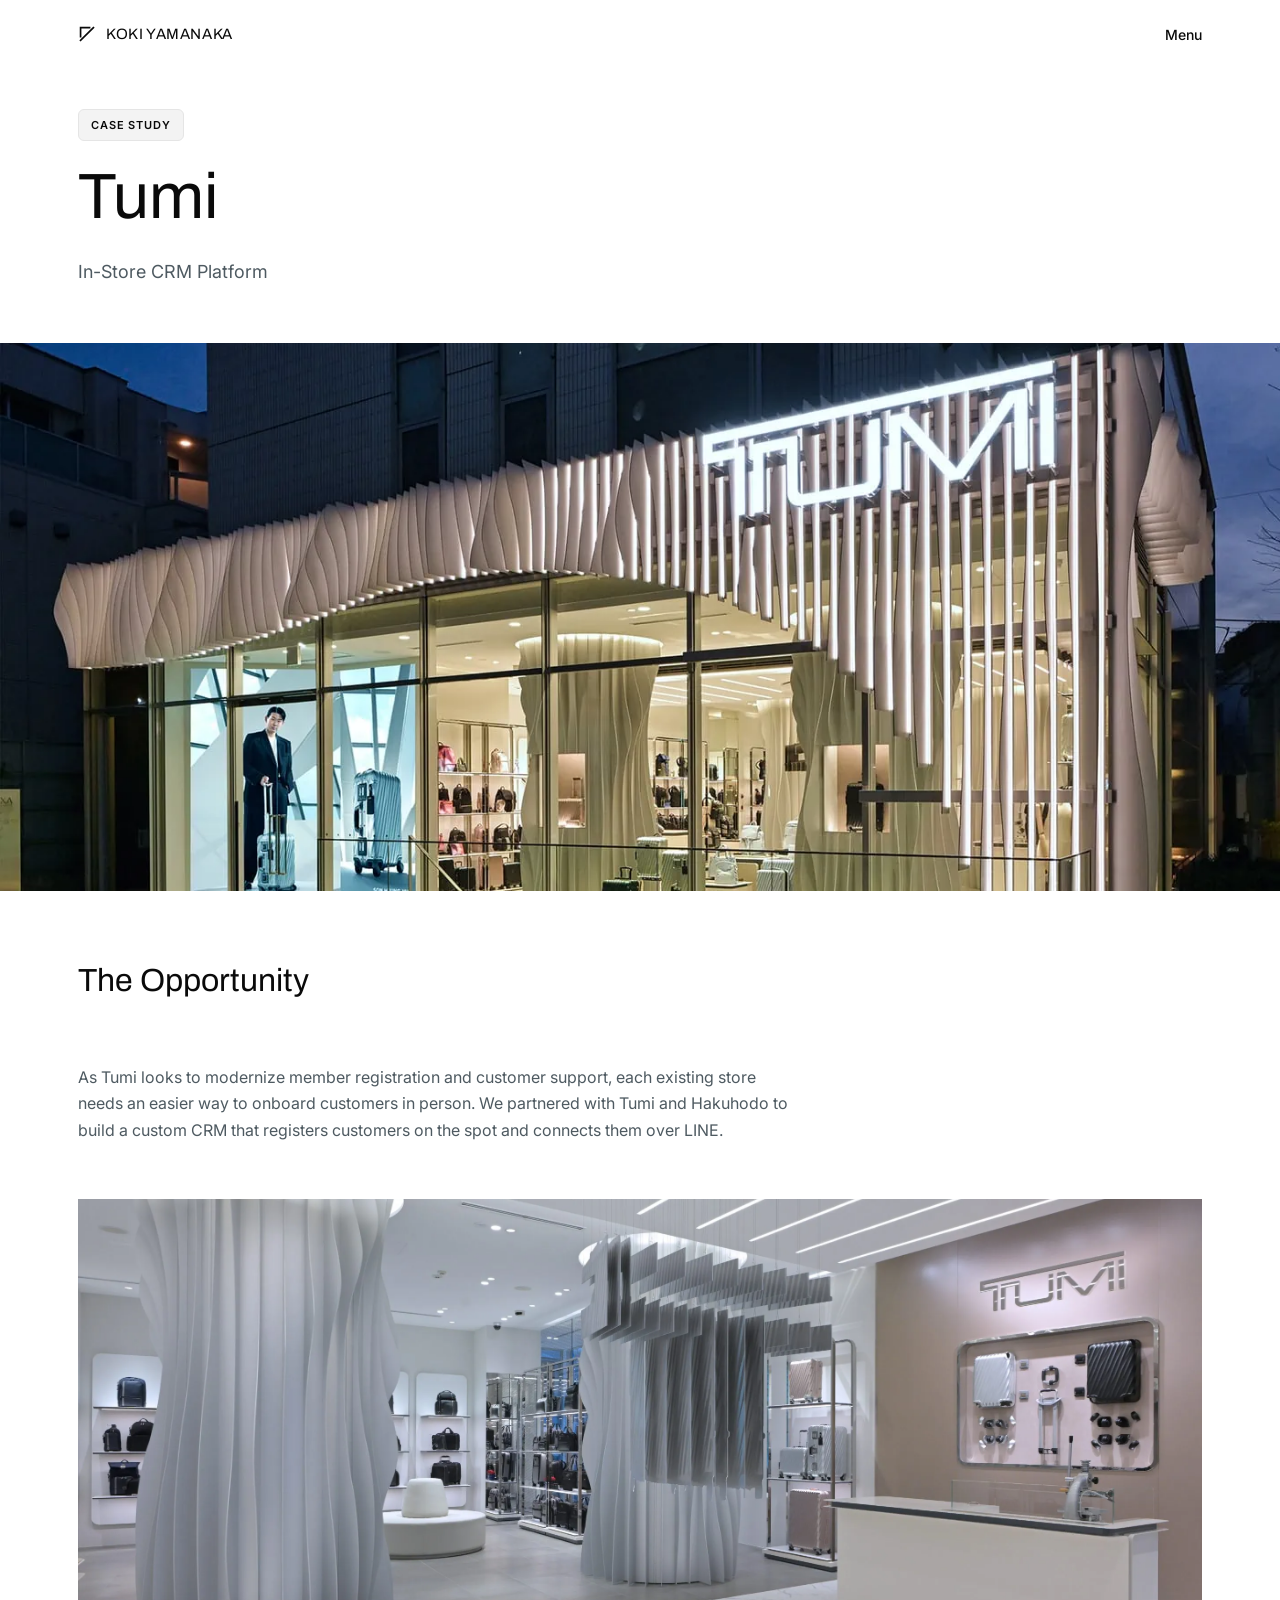
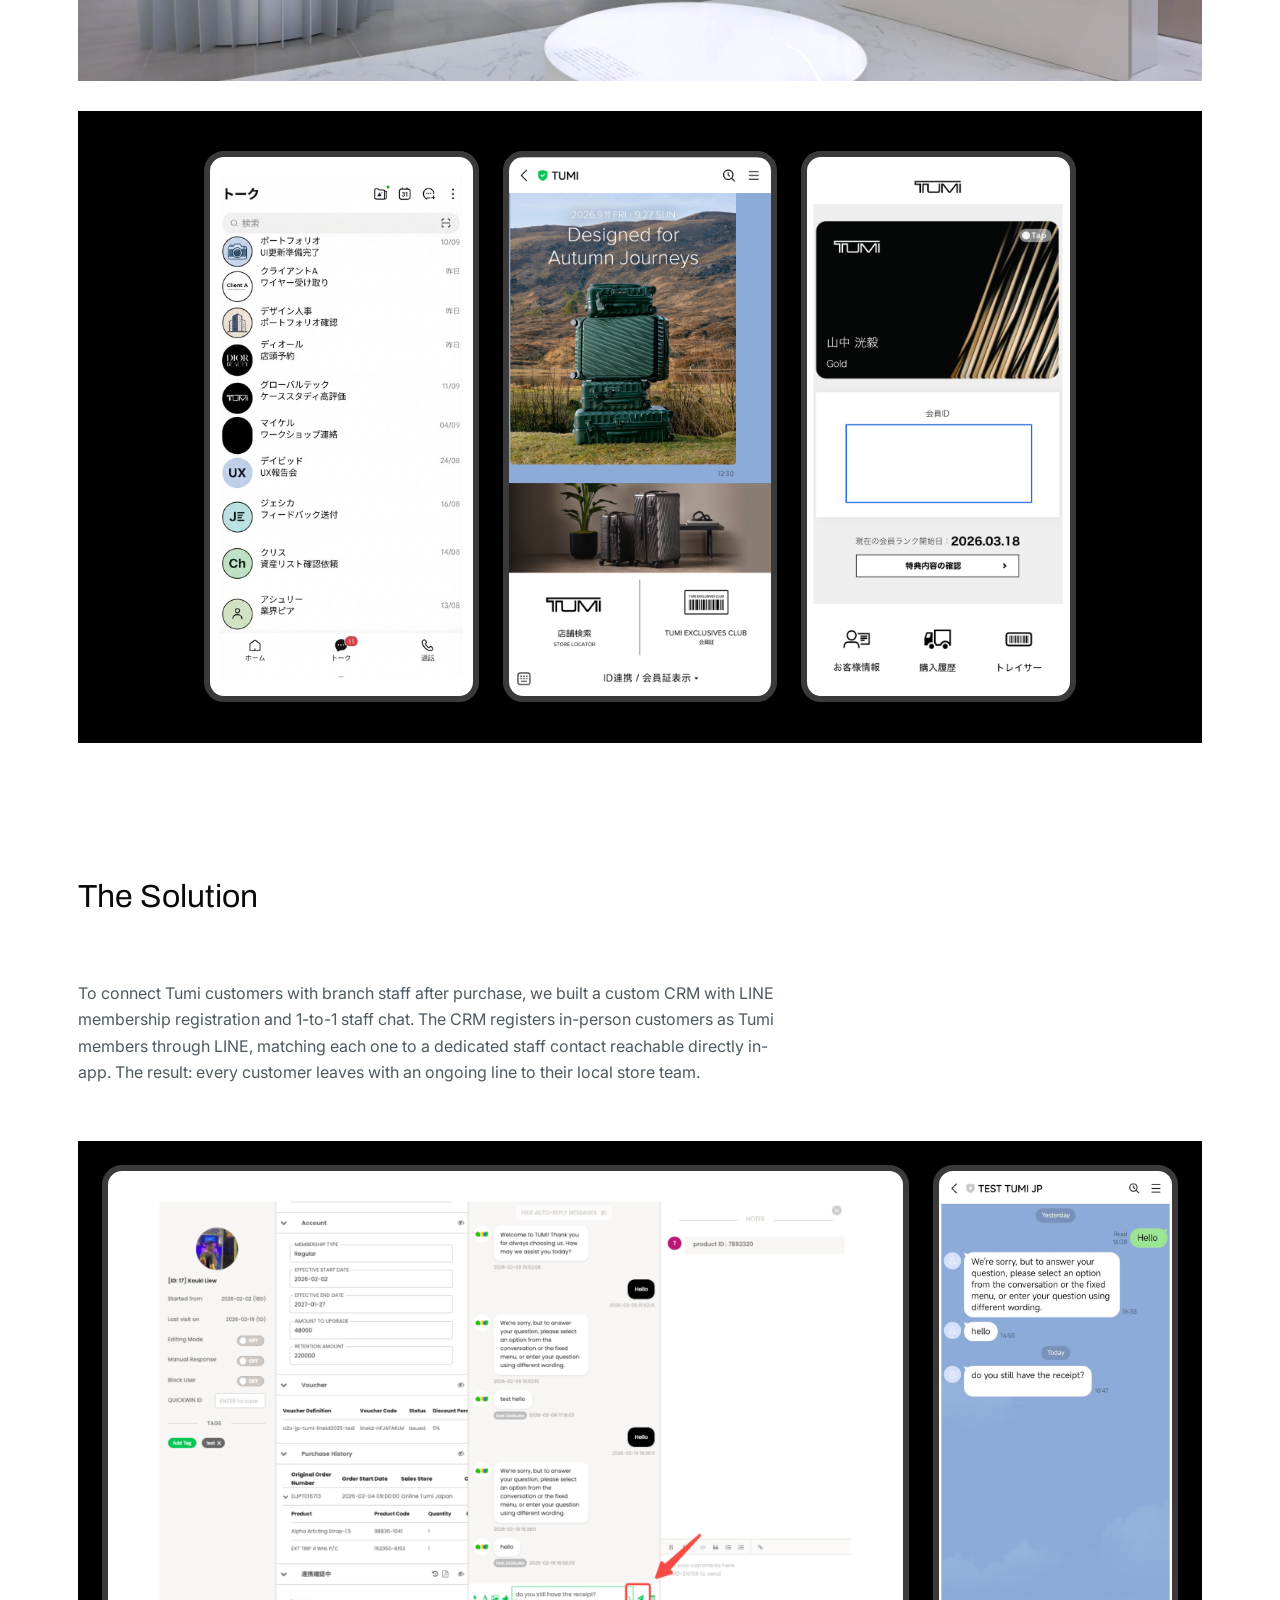
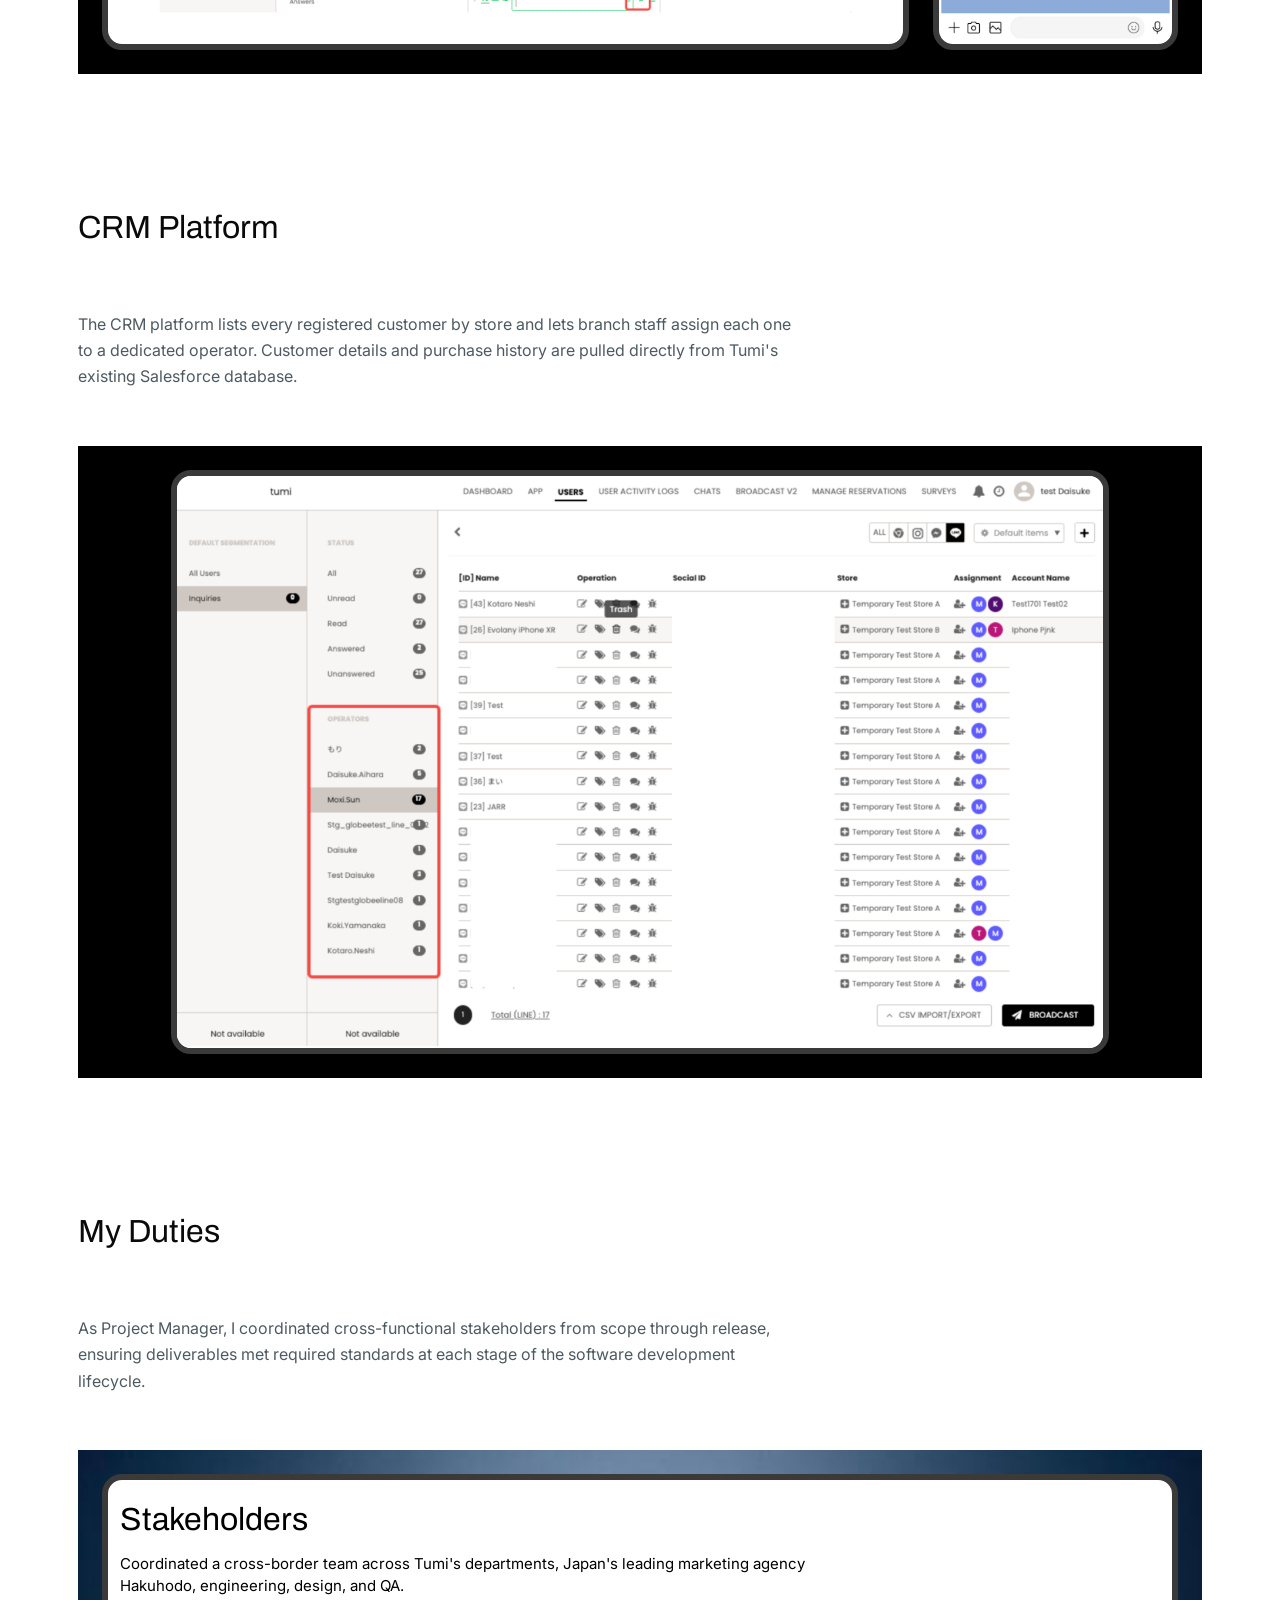
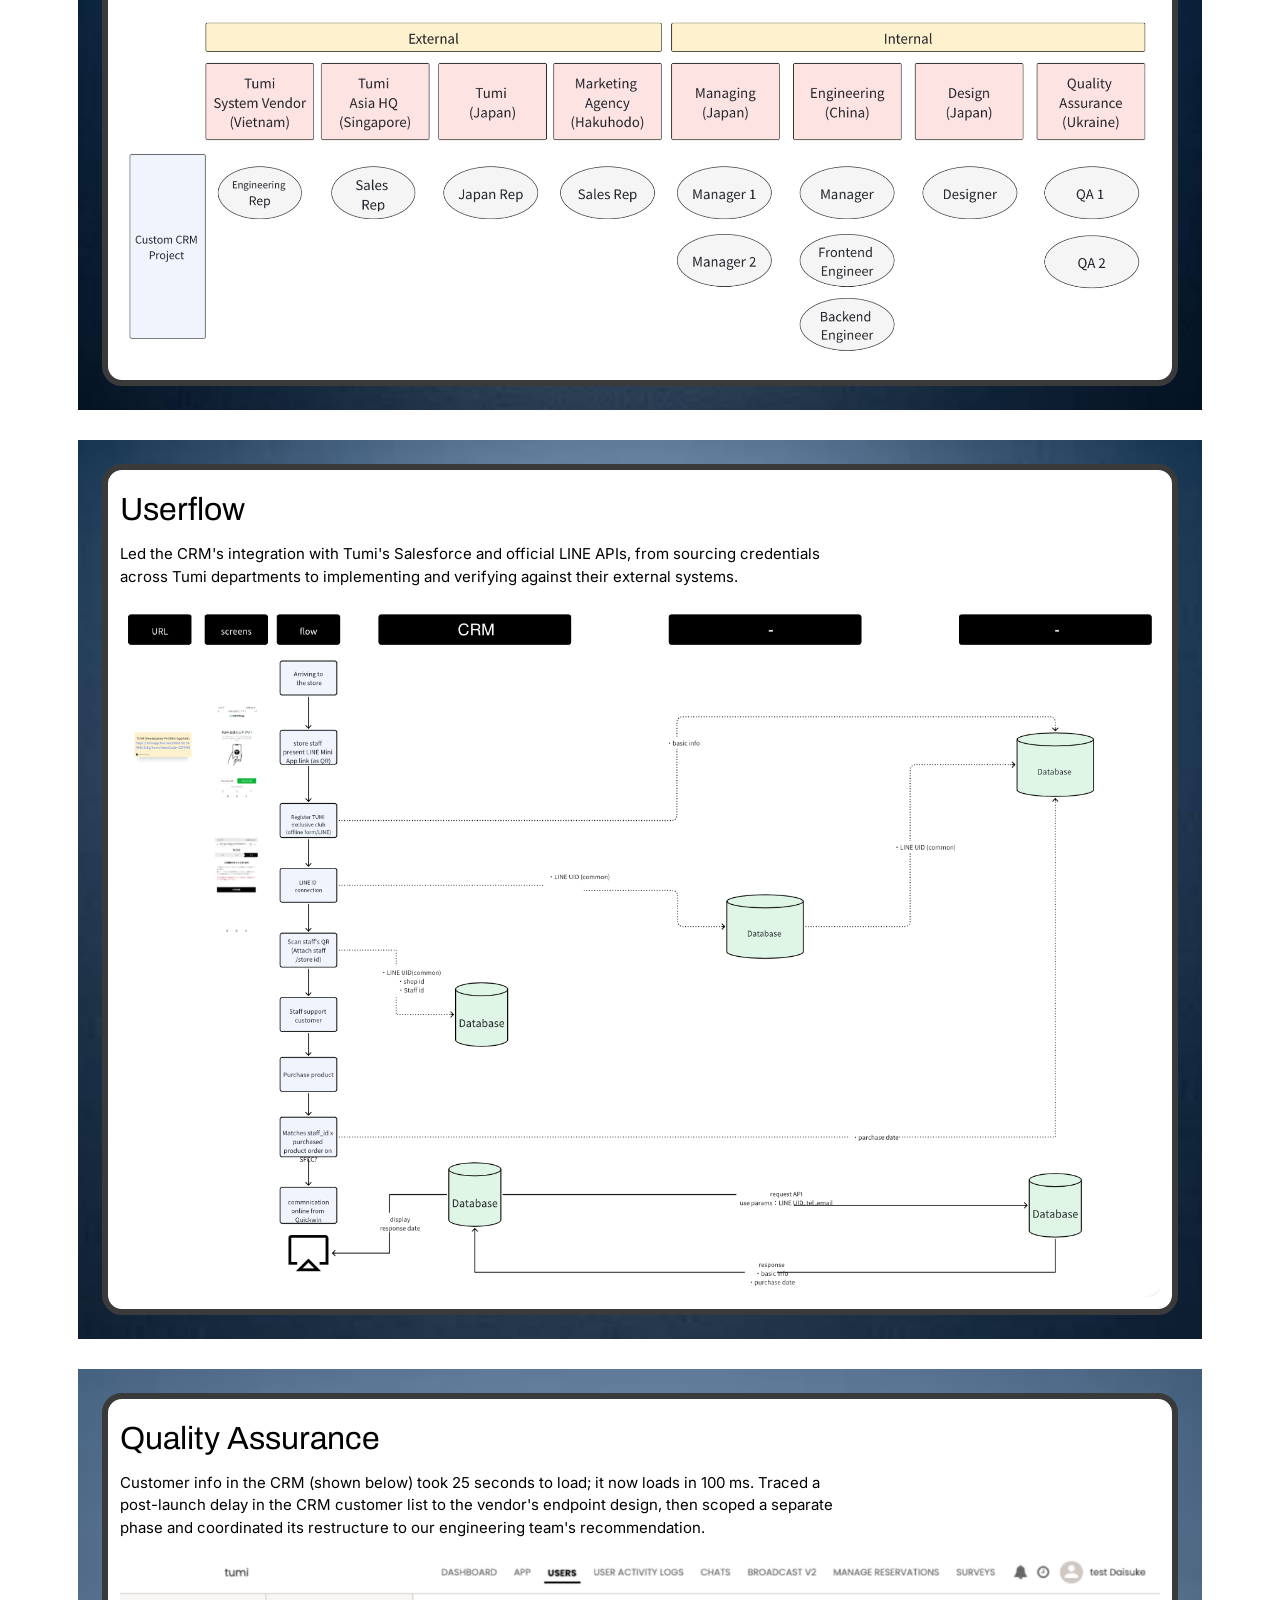
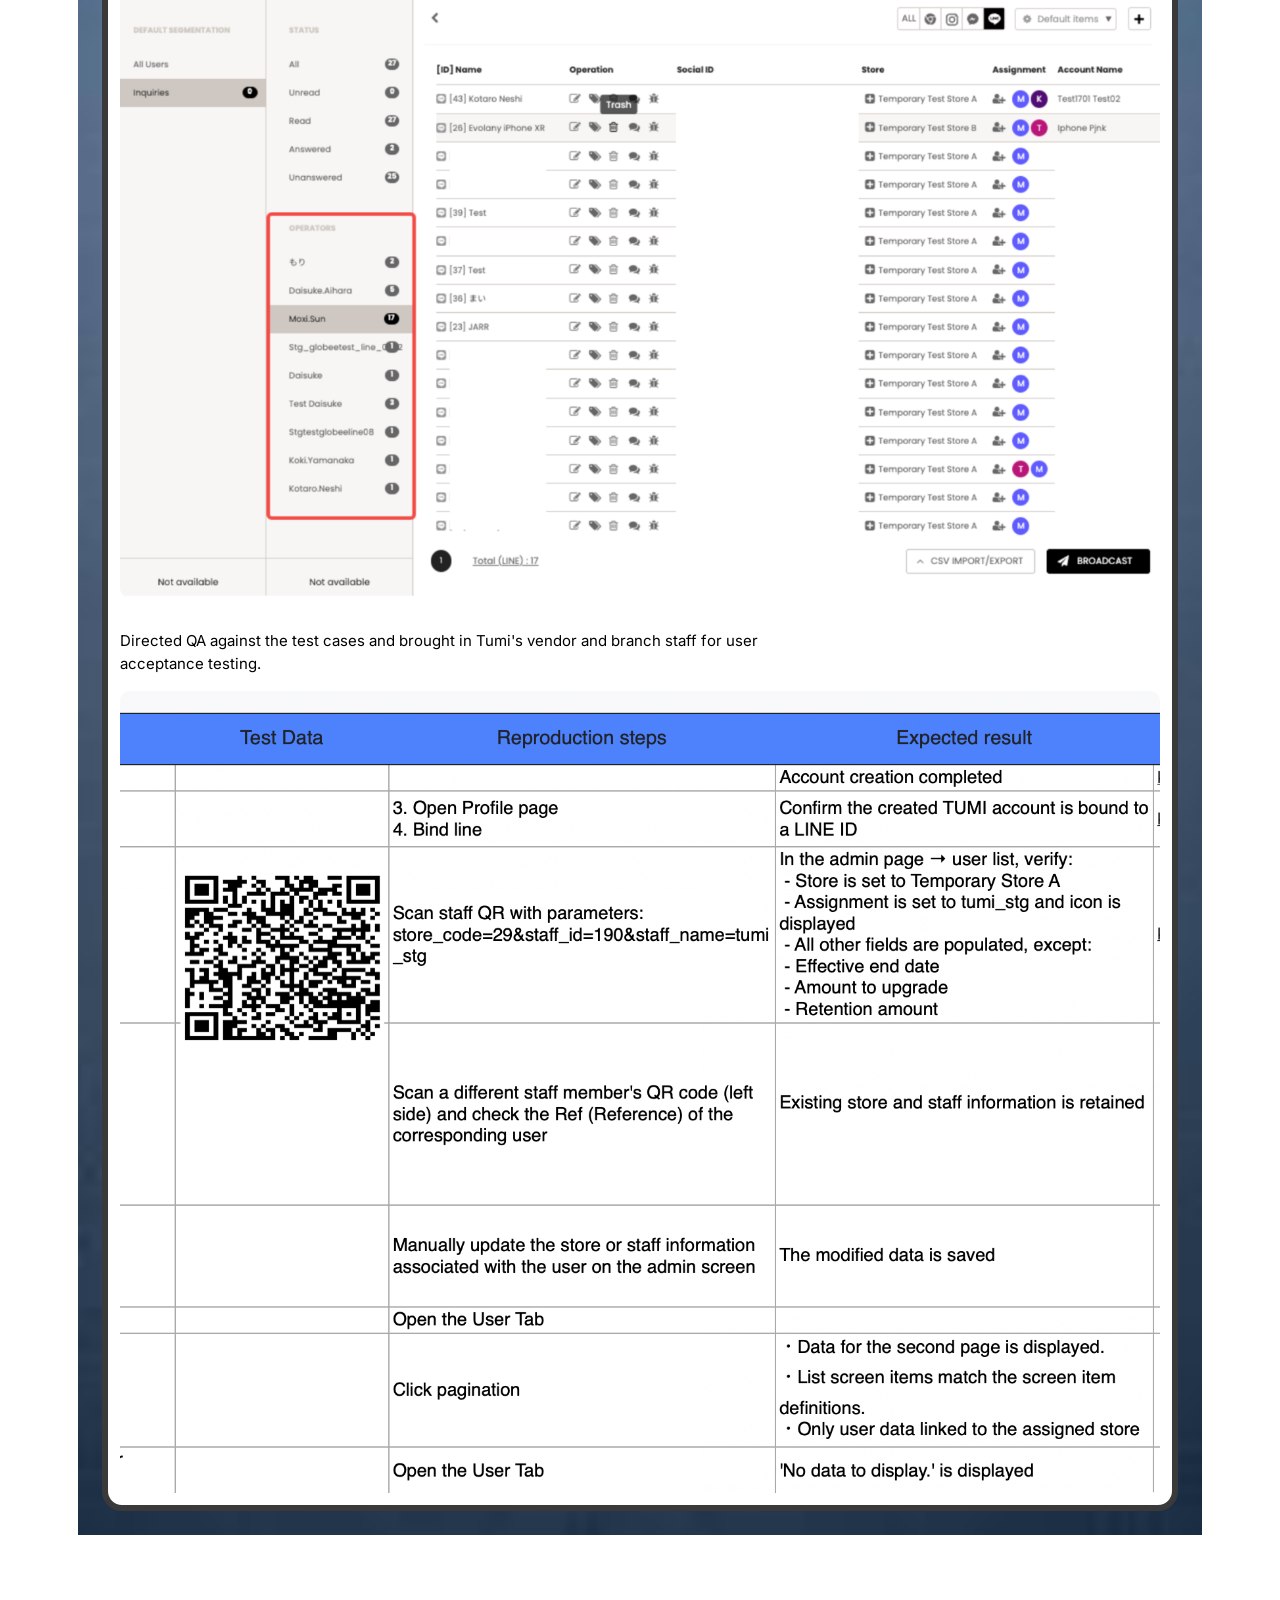
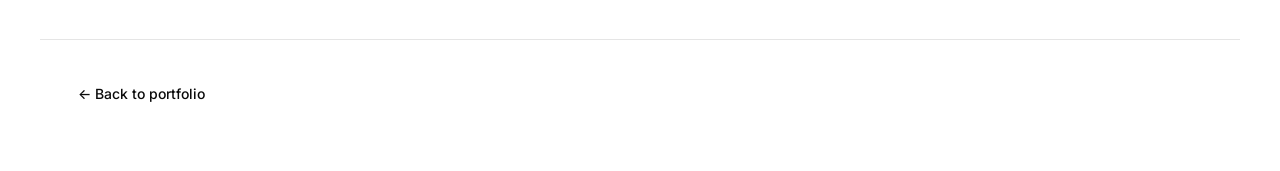
<file: tumi.html>
<!DOCTYPE html>
<html lang="en">
<head>
<!-- Google Analytics (GA4) -->
<script>
if (location.hostname !== 'localhost' && location.hostname !== '127.0.0.1') {
  var s = document.createElement('script');
  s.async = true;
  s.src = 'https://www.googletagmanager.com/gtag/js?id=G-XX8WPGD8Z6';
  document.head.appendChild(s);
  window.dataLayer = window.dataLayer || [];
  function gtag(){dataLayer.push(arguments);}
  gtag('js', new Date());
  gtag('config', 'G-XX8WPGD8Z6');
}
</script>
<meta charset="UTF-8">
<meta name="viewport" content="width=device-width, initial-scale=1.0">
<title>Tumi — Case Study</title>
<meta name="description" content="[TODO: one-sentence project summary for Tumi]">
<link rel="preconnect" href="https://fonts.googleapis.com">
<link rel="preconnect" href="https://fonts.gstatic.com" crossorigin>
<link rel="stylesheet" href="https://fonts.googleapis.com/css2?family=Archivo:wght@400;600;700&family=Inter:wght@400;500;600;700&display=swap">
<link rel="stylesheet" href="case-study.css?v=9">
</head>
<body class="cs-page">

<header class="cs-header">
  <div class="cs-header-inner cs-container">
    <a class="cs-brand" href="index.html" aria-label="Koki Yamanaka — home">
      <svg class="cs-brand-mark" viewBox="0 0 28 28" aria-hidden="true">
        <path d="M4 24 24 4M4 4h14M4 4v14" fill="none" stroke="currentColor" stroke-width="2.6" stroke-linecap="square"/>
      </svg>
      <span>Koki Yamanaka</span>
    </a>
    <button class="cs-menu-toggle" id="menuToggle" type="button" aria-expanded="false" aria-controls="siteMenu">
      <span class="cs-menu-toggle-label">Menu</span>
    </button>
  </div>
</header>

<nav class="cs-menu" id="siteMenu" hidden>
  <div class="cs-menu-inner cs-container">
    <a href="index.html">Profile</a>
    <a href="https://www.linkedin.com/in/koki-yamanaka-48b186243" target="_blank" rel="noopener">LinkedIn</a>
  </div>
</nav>

<main>

  <!-- ========== HERO ========== -->
  <header class="cs-container cs-hero">
    <span class="cs-eyebrow">Case Study</span>
    <h1 class="cs-title">Tumi</h1>
    <p class="cs-tagline">In-Store CRM Platform</p>
  </header>

  <figure class="media-slot media-slot--bleed media-slot--hero-shift" style="--ar: 21/9;">
    <img src="images/tumi/hero.webp" alt="Tumi flagship storefront in Omotesando at night">
    <figcaption>Hero — flagship storefront</figcaption>
  </figure>

  <!-- ========== THE OPPORTUNITY ========== -->
  <section class="cs-section cs-container">
    <h2 class="cs-section-title">The Opportunity</h2>
    <div class="cs-section-body">
      <p>As Tumi looks to modernize member registration and customer support, each existing store needs an easier way to onboard customers in person. We partnered with Tumi and Hakuhodo to build a custom CRM that registers customers on the spot and connects them over LINE.</p>
    </div>

    <figure class="media-slot" style="--ar: 21/9;">
      <img src="images/tumi/opportunity-interior.webp" alt="Tumi store interior with display fixtures and signage">
      <figcaption>Store interior</figcaption>
    </figure>

    <figure class="media-slot media-slot--dark" style="--ar: 16/9;">
      <div class="phone-row phone-row--opportunity">
        <figure class="media-slot media-slot--phone">
          <img src="images/tumi/opportunity-1.jpeg" alt="LINE chat list showing customer conversations">
          <figcaption>LINE — chat list</figcaption>
        </figure>
        <figure class="media-slot media-slot--phone">
          <img src="images/tumi/opportunity-2.png" alt="LINE rich menu with a seasonal campaign banner and store locator and membership entry points">
          <figcaption>LINE — rich menu</figcaption>
        </figure>
        <figure class="media-slot media-slot--phone">
          <img src="images/tumi/opportunity-3.png" alt="Digital Tumi membership card showing member name and rank">
          <figcaption>Digital membership card</figcaption>
        </figure>
      </div>
    </figure>
  </section>

  <!-- ========== THE SOLUTION ========== -->
  <section class="cs-section cs-container">
    <h2 class="cs-section-title">The Solution</h2>
    <div class="cs-section-body">
      <p>To connect Tumi customers with branch staff after purchase, we built a custom CRM with LINE membership registration and 1-to-1 staff chat. The CRM registers in-person customers as Tumi members through LINE, matching each one to a dedicated staff contact reachable directly in-app. The result: every customer leaves with an ongoing line to their local store team.</p>
    </div>

    <figure class="media-slot media-slot--dark" style="--ar: auto;">
      <div class="phone-row phone-row--solution phone-row--solution-wide-left">
        <figure class="media-slot media-slot--phone">
          <img src="images/tumi/solution-1.png" alt="CRM staff view showing a customer's membership, vouchers, purchase history, and a live LINE chat thread">
          <figcaption>CRM — staff chat view</figcaption>
        </figure>
        <figure class="media-slot media-slot--phone">
          <img src="images/tumi/solution-3.png" alt="Customer's LINE chat with the Tumi store receiving the staff's message">
          <figcaption>LINE — customer side</figcaption>
        </figure>
      </div>
    </figure>
  </section>

  <!-- ========== FEATURE PLATFORM SECTION ========== -->
  <section class="cs-section cs-container">
    <h2 class="cs-section-title">CRM Platform</h2>
    <div class="cs-section-body">
      <p>The CRM platform lists every registered customer by store and lets branch staff assign each one to a dedicated operator. Customer details and purchase history are pulled directly from Tumi's existing Salesforce database.</p>
    </div>

    <figure class="media-slot media-slot--dark" style="--ar: 16/9;">
      <div class="phone-row phone-row--platform phone-row--platform-single">
        <figure class="media-slot media-slot--phone">
          <img src="images/tumi/platform-1.png" alt="CRM admin Users view listing registered customers by store, with an operator assignment column and an Operators panel showing each staff member's customer count">
          <figcaption>CRM — customer list and operator assignment</figcaption>
        </figure>
      </div>
    </figure>
  </section>

  <!-- ========== MY DUTIES ========== -->
  <section class="cs-section cs-container">
    <h2 class="cs-section-title">My Duties</h2>

    <div class="cs-section-body">
      <p>As Project Manager, I coordinated cross-functional stakeholders from scope through release, ensuring deliverables met required standards at each stage of the software development lifecycle.</p>
    </div>

    <figure class="media-slot media-slot--dark media-slot--photo-bg" style="--ar: auto; --bg: url('images/tumi/dark-bg.jpeg');">
      <div class="dark-grid">
        <div class="dark-card dark-card--full">
          <p class="dark-card-label">Stakeholders</p>
          <p class="dark-card-caption">Coordinated a cross-border team across Tumi's departments, Japan's leading marketing agency Hakuhodo, engineering, design, and QA.</p>
          <img src="images/tumi/dark-stakeholders.png" alt="Stakeholder chart for the custom CRM project: external teams from Tumi's system vendor in Vietnam, Tumi Asia HQ in Singapore, Tumi Japan, and Hakuhodo, alongside internal managing, engineering, design, and QA teams across Japan, China, and Ukraine">
        </div>
      </div>
    </figure>

    <figure class="media-slot media-slot--dark media-slot--photo-bg" style="--ar: auto; --bg: url('images/tumi/dark-bg.jpeg');">
      <div class="dark-grid">
        <div class="dark-card dark-card--full">
          <p class="dark-card-label">Userflow</p>
          <p class="dark-card-caption">Led the CRM's integration with Tumi's Salesforce and official LINE APIs, from sourcing credentials across Tumi departments to implementing and verifying against their external systems.</p>
          <img src="images/tumi/dark-userflow.png" alt="User and data flow: a customer arrives, scans the staff's LINE Mini App QR, registers, connects their LINE ID, and purchases, while LINE UID, store and staff IDs, and purchase data flow into the CRM databases and back through the API">
        </div>
      </div>
    </figure>

    <figure class="media-slot media-slot--dark media-slot--photo-bg" style="--ar: auto; --bg: url('images/tumi/dark-bg.jpeg');">
      <div class="dark-grid">
        <div class="dark-card dark-card--full dark-card--loose">
          <p class="dark-card-label">Quality Assurance</p>
          <p class="dark-card-caption">Customer info in the CRM (shown below) took 25 seconds to load; it now loads in 100 ms. Traced a post-launch delay in the CRM customer list to the vendor's endpoint design, then scoped a separate phase and coordinated its restructure to our engineering team's recommendation.</p>
          <img src="images/tumi/dark-qa-1.png" alt="CRM admin All Users page listing registered customers by store with operator assignments — the customer list whose slow load was traced to the vendor's single-customer endpoint">
          <p class="dark-card-caption">Directed QA against the test cases and brought in Tumi's vendor and branch staff for user acceptance testing.</p>
          <img src="images/tumi/dark-qa-2.png" alt="QA test-case sheet with test data, reproduction steps, and expected results for staff QR scanning, store and staff assignment, and the user list">
        </div>
      </div>
    </figure>
  </section>

  <footer class="cs-footer cs-container">
    <a href="index.html">&larr; Back to portfolio</a>
  </footer>

</main>

<script>
  document.querySelectorAll('.media-slot > img').forEach(function (img) {
    var markEmpty = function () { img.closest('.media-slot').classList.add('is-empty'); };
    if (img.complete && img.naturalWidth === 0) {
      markEmpty();
    } else {
      img.addEventListener('error', markEmpty);
    }
  });

  (function () {
    var toggle = document.getElementById('menuToggle');
    var menu = document.getElementById('siteMenu');
    var label = toggle.querySelector('.cs-menu-toggle-label');

    toggle.addEventListener('click', function () {
      var willOpen = menu.hidden;
      menu.hidden = !willOpen;
      toggle.setAttribute('aria-expanded', String(willOpen));
      label.textContent = willOpen ? 'Close' : 'Menu';
    });
  })();
</script>

</body>
</html>
</file>
<file: case-study.css>
/* ===================================================================
   Case study template — shared across all portfolio case studies.
   Design tokens derived from konrad-design-system.md
   =================================================================== */

:root {
  --cs-text: #0a0a0a;         /* headings, primary text */
  --cs-body: #4e5a61;         /* paragraph copy — slate grey-blue */
  --cs-meta: #676a6c;         /* nav, captions, metadata */
  --cs-muted: #ababab;        /* eyebrow borders, quiet labels */
  --cs-line: #e5e5e5;         /* hairline dividers */
  --cs-bg: #ffffff;
  --cs-slot-bg: #ffffff;      /* empty media-slot fill */
  --cs-slot-border: #d4d4d2;  /* empty media-slot dashed border */
  --cs-accent: #bb162c;       /* use sparingly — swap for brand color per project */

  --cs-font-display: "Archivo", "Helvetica Neue", Arial, sans-serif;
  --cs-font-body: "Inter", -apple-system, "Hiragino Sans", "Noto Sans JP", sans-serif;

  --cs-measure: 720px;        /* comfortable reading width for paragraphs */
  --cs-page: 1200px;          /* max width of the page column */
  --cs-gutter: clamp(14px, 3vw, 38px);  /* symmetrical side margin (-40%) */

  --cs-space-title-body: 56px;  /* section header -> paragraph */
  --cs-space-body-media: 56px;  /* paragraph -> image asset(s) */
}

html {
  overflow-x: hidden;
}

.cs-page {
  margin: 0;
  background: var(--cs-bg);
  color: var(--cs-body);
  font-family: var(--cs-font-body);
  line-height: 1.65;
  font-size: 16px;
  max-width: 100vw;
}

.cs-page * { box-sizing: border-box; }

.cs-page :where(figure, h1, h2, h3, p) {
  margin: 0;
}

.cs-container {
  max-width: var(--cs-page);
  margin: 0 auto;
  padding: 0 var(--cs-gutter);
}

/* ---------- header ---------- */

.cs-header {
  position: sticky;
  top: 0;
  z-index: 60;
  background: transparent;
}

.cs-header-inner {
  display: flex;
  align-items: center;
  justify-content: space-between;
  padding: 22px var(--cs-gutter);
}

.cs-brand {
  display: flex;
  align-items: center;
  gap: 10px;
  color: var(--cs-text);
  text-decoration: none;
  font-family: var(--cs-font-display);
  font-weight: 400;
  font-size: 15px;
  letter-spacing: 0.04em;
  text-transform: uppercase;
}

.cs-brand:hover { color: var(--cs-accent); }

.cs-brand-mark {
  width: 18px;
  height: 18px;
  flex-shrink: 0;
}

.cs-menu-toggle {
  background: none;
  border: none;
  padding: 0;
  margin: 0;
  color: var(--cs-text);
  font-family: var(--cs-font-body);
  font-weight: 500;
  font-size: 14px;
  cursor: pointer;
}

.cs-menu-toggle:hover { color: var(--cs-accent); }

/* ---------- menu panel ---------- */

.cs-menu {
  position: fixed;
  inset: 0;
  z-index: 50;
  background: var(--cs-bg);
}

.cs-menu[hidden] { display: none; }

.cs-menu-inner {
  height: 100%;
  display: flex;
  flex-direction: column;
  align-items: flex-start;
  justify-content: center;
  gap: 22px;
  padding-top: 72px;
}

.cs-menu-inner a {
  font-family: var(--cs-font-display);
  font-weight: 400;
  font-size: clamp(28px, 5vw, 44px);
  color: var(--cs-text);
  text-decoration: none;
}

.cs-menu-inner a:hover { color: var(--cs-accent); }

/* ---------- profile photo (About page) ---------- */

.about-avatar {
  width: 160px;
  aspect-ratio: 1 / 1;
  margin: 0 0 28px;
  border-radius: 50%;
  overflow: hidden;
}

.about-avatar img {
  display: block;
  width: 100%;
  height: 100%;
  object-fit: cover;
}

/* ---------- row label: short caption above a media block ---------- */

.row-label {
  font-family: var(--cs-font-body);
  font-size: 12px;
  font-weight: 600;
  letter-spacing: 0.08em;
  text-transform: uppercase;
  color: var(--cs-meta);
  margin: 30px 0 12px;
}

.cs-section-body + .row-label {
  margin-top: var(--cs-space-body-media);
}

/* ---------- hero ---------- */

.cs-hero {
  padding-top: 40px;
  padding-bottom: 56px;
}

.cs-eyebrow {
  display: inline-block;
  font-family: var(--cs-font-body);
  font-size: 11px;
  font-weight: 600;
  letter-spacing: 0.08em;
  text-transform: uppercase;
  color: var(--cs-text);
  background: #f3f3f3;
  border: 1px solid var(--cs-line);
  border-radius: 6px;
  padding: 6px 12px;
  margin-bottom: 24px;
}

.cs-title {
  font-family: var(--cs-font-display);
  font-weight: 400;
  font-size: clamp(40px, 6vw, 64px);
  line-height: 1;
  color: var(--cs-text);
  margin: 0 0 28px;
  text-wrap: balance;
}

/* role line under the name on the homepage hero */
.cs-role {
  font-family: var(--cs-font-display);
  font-weight: 400;
  font-size: 18px;
  line-height: 1.3;
  color: var(--cs-text);
  margin: 0 0 20px;
}

.cs-tagline {
  font-size: 18px;
  color: var(--cs-body);
  margin: 0;
  max-width: var(--cs-measure);
}

/* ---------- sections ---------- */

.cs-section {
  padding-top: 64px;
  padding-bottom: 64px;
}

.cs-section-title {
  font-family: var(--cs-font-display);
  font-weight: 400;
  font-size: clamp(24px, 3vw, 32px);
  color: var(--cs-text);
  margin: 0 0 var(--cs-space-title-body);
}

/* homepage group labels (h2 level, under the 35px "Past Work" h1) */
#work .work-group-label p,
#ideas .work-group-label p {
  font-family: var(--cs-font-display);
  font-size: 24px;
  font-weight: 400;
  line-height: 1.2;
  color: var(--cs-text);
  margin: 0;
}

/* row where every card has its own group label above it */
.work-col {
  flex: 0 0 calc((100% - 60px) / 4 * 0.75);
  min-width: 0;
}
.work-col .work-item { flex: none; width: 100%; }
.work-col .work-group-label { margin-bottom: 32px; min-height: 2.4em; }
.work-list--labeled { margin-top: 48px; }
@media (max-width: 900px) {
  .work-col { flex-basis: calc((100% - 20px) / 2.4 * 0.75); }
}

/* Ideas section body copy */
#ideas .work-group-label { margin-top: 32px; }
.idea-body { margin-top: 20px; }
.idea-body p { margin: 0 0 16px; }
.idea-body ul { margin: 0; padding-left: 20px; }
.idea-body li + li { margin-top: 12px; }
.idea-body strong { color: var(--cs-text); font-weight: 600; }

/* show the whole picture (no crop) on a dark card */
.media-slot.media-slot--contain > img { object-fit: contain; }

/* PECT page: portrait (9:16) hero kept whole, not cropped */
.pect-hero { max-width: 420px; }

/* phones: wider cards and smaller card text so titles don't collide */
@media (max-width: 560px) {
  .work-item,
  .work-col { flex-basis: 44%; }
  #work .work-group-label p,
  #ideas .work-group-label p { font-size: 18px; }
  .work-item .work-item-text h3 { font-size: 17px; overflow-wrap: anywhere; }
  .work-item .work-item-text p { font-size: 14px; }
}

/* homepage: divider line before the Ideas section */
#ideas { border-top: 1px solid var(--cs-line); }

/* homepage: no divider line above the footer */
#ideas + .cs-footer { border-top: 0; }

/* homepage "Work" heading */
#work .cs-section-title,
#ideas .cs-section-title {
  font-size: 35px;
  font-weight: 700;
}

.cs-section-body {
  max-width: var(--cs-measure);
}

/* any image asset following body copy gets the same top gap,
   whether it's a single media-slot or a media-group */
.cs-section-body + .media-slot,
.cs-section-body + .media-group {
  margin-top: var(--cs-space-body-media);
}

/* consecutive media blocks (not the first one after body copy)
   get a smaller default gap between each other */
.media-slot + .media-slot,
.media-slot + .media-group,
.media-group + .media-slot,
.media-group + .media-group {
  margin-top: 30px;
}

.cs-section-body p {
  margin: 0 0 16px;
}

.cs-section-body p:last-child { margin-bottom: 0; }

/* ---------- media slots ----------
   Drop your prepared image at the given `src`. Until the file exists,
   the slot renders as a labeled placeholder so the backbone stays
   readable. Group multiple screenshots into one image on your side
   before attaching — one <img> per slot, not per screenshot. */

.media-slot {
  position: relative;
  display: block;
  width: 100%;
  aspect-ratio: var(--ar, 16 / 10);
  background: var(--cs-slot-bg);
  overflow: hidden;
}

.media-slot img,
.media-slot video {
  width: 100%;
  height: 100%;
  object-fit: cover;
  display: block;
}

.media-slot figcaption {
  display: none;
}

.media-slot.is-empty {
  border: 1px dashed var(--cs-slot-border);
  display: flex;
  align-items: center;
  justify-content: center;
}

/* direct child only: a dark-grid card's image must never be hidden because a
   neighbouring card's image is missing (the grid shares one outer figure) */
.media-slot.is-empty > img { display: none; }

.media-slot.is-empty figcaption {
  display: block;
  color: var(--cs-muted);
  font-size: 11px;
  font-weight: 600;
  letter-spacing: 0.06em;
  text-transform: uppercase;
  text-align: center;
  padding: 16px;
}

/* dark variant: black fill instead of the default light placeholder */

.media-slot--dark {
  background: #000;
}

.media-slot--dark.is-empty {
  border-color: rgba(255, 255, 255, 0.25);
}

.media-slot--dark.is-empty figcaption {
  color: rgba(255, 255, 255, 0.55);
}

/* swaps the flat black fill for a photo, used behind the Stakeholders card */
.media-slot--photo-bg {
  background: var(--bg) center / cover no-repeat;
}

/* three phone screens centered inside a .media-slot--dark */

.phone-row {
  display: flex;
  align-items: center;
  justify-content: center;
  gap: 24px;
  height: 100%;
  width: 100%;
  padding: 24px;
}

/* the phones sit side-by-side in a row, not stacked — override the
   generic "consecutive media blocks" vertical-gap rule for this context */
.phone-row .media-slot + .media-slot {
  margin-top: 0;
}

.media-slot--phone {
  width: 28.8%;
  height: auto;
  min-height: 0;
  aspect-ratio: 9 / 16;
  flex: 0 0 auto;
  border-radius: 20px;
  border: 6px solid #3a3a3a;
}

/* left phone: zoom the screenshot out 20% so more of the frame is visible */
/* left phone's source image is narrower than the standard 9:16 frame —
   shrink its width to match the image's own ratio instead of letterboxing */
.phone-row .media-slot--phone {
  width: 25.5%;
  aspect-ratio: 720 / 1446;
}

.phone-row .media-slot--phone img {
  object-fit: cover;
}

.phone-row--platform .media-slot--phone img {
  object-fit: contain;
}

.phone-row--solution .media-slot--phone img {
  transform: scale(0.98);
}

/* Two-frame solution row: the left frame spans the removed middle slot.
   Its height is NOT derived from its width (a width/aspect-ratio pairing
   can only match the sibling at one viewport size). Instead the row sizes
   to its content and stretches every frame to the tallest one, so the wide
   frame is exactly the small frame's height at any width. */
.phone-row--solution-wide-left {
  height: auto;
  align-items: stretch;
}

/* Each frame takes its own image's exact ratio. box-sizing: content-box makes
   aspect-ratio govern the content box (the box the image fills) rather than
   the border box, so the 6px border can't leave a letterbox strip. The frames
   share the row via flex-grow weights in the ratio of the two image widths at
   equal height (wide : small = (1714/1018) : (630/1280)), so their heights are
   equal at any viewport and they fill the row with no slack. The gap and
   borders are subtracted before the space is divided, so nothing overflows. */
.phone-row--solution-wide-left .media-slot--phone {
  box-sizing: content-box;
  flex: 1 1 0;
  min-width: 0;
}

.phone-row--solution-wide-left .media-slot--phone:first-child {
  flex-grow: calc((1714 / 1018) / (630 / 1280));
  aspect-ratio: 1714 / 1018;
}

.phone-row--solution-wide-left .media-slot--phone:nth-child(2) {
  flex-grow: 1;
  aspect-ratio: 630 / 1280;
}

.phone-row--solution-wide-left .media-slot--phone img {
  object-fit: contain;
}

/* Appointment Platform — every frame is the same height; width follows each
   image's own ratio. Sizing from height (not width %) is what keeps them equal. */
.phone-row--platform .media-slot--phone {
  height: 100%;
  width: auto;
  border-radius: 20px;
}

.phone-row--platform .media-slot--phone:first-child {
  aspect-ratio: 1306 / 1022;
}

.phone-row--platform .media-slot--phone:nth-child(2) {
  aspect-ratio: 690 / 1258;
}

.phone-row--platform .media-slot--phone:nth-child(3) {
  aspect-ratio: 658 / 1252;
}


.phone-row .media-slot--phone:first-child img {
  transform: scale(0.87);
}

.phone-row .media-slot--phone:nth-child(3) img {
  transform: scale(0.87);
}

.phone-row--solution .media-slot--phone:nth-child(3) img {
  transform: scale(0.97);
}

/* Dior Addict Solution row: real screenshots, no zoom correction needed */
.phone-row--addict-fit .media-slot--phone:first-child img,
.phone-row--addict-fit .media-slot--phone:nth-child(3) img {
  transform: none;
}

/* Dior Addict check-in rows: each frame wraps its image, so the frame's
   content box takes the image's own browser-decoded ratio (EXIF-safe) —
   every frame in a row shares one height, nothing is cropped or letterboxed. */
.phone-row--addict-shots .media-slot--phone {
  height: 100%;
  width: calc((100% - 48px) / 3);
  aspect-ratio: auto;
}

.phone-row--addict-shots .media-slot--phone img,
.phone-row--addict-shots .media-slot--phone:first-child img,
.phone-row--addict-shots .media-slot--phone:nth-child(3) img {
  width: 100%;
  height: 100%;
  object-fit: cover;
  transform: none;
}

/* Opportunity row: left phone zoomed in 7%, right phone zoomed out 7%, over the shared 0.87 */
.phone-row--opportunity .media-slot--phone:first-child img {
  transform: scale(0.93);
}

.phone-row--opportunity .media-slot--phone:nth-child(3) img {
  transform: scale(0.95);
}

/* platform frames already match their images exactly — no zoom correction */
.phone-row--platform .media-slot--phone:first-child img,
.phone-row--platform .media-slot--phone:nth-child(2) img,
.phone-row--platform .media-slot--phone:nth-child(3) img {
  transform: none;
}

/* Single-frame platform row (Tumi CRM). The frame takes the image's exact
   ratio on its content box (content-box sizing, so the 6px border can't
   leave a strip), and its height is the row minus the border so the border
   box lands exactly inside the row instead of 6px into the padding. */
.phone-row--platform-single .media-slot--phone:first-child {
  box-sizing: content-box;
  height: calc(100% - 12px);
  aspect-ratio: 1576 / 974;
}

/* dark grid: grey label cards laid out on a .media-slot--dark
   (full / wide + narrow / full). Container height follows content. */

.dark-grid {
  display: grid;
  grid-template-columns: repeat(12, 1fr);
  gap: 24px;
  padding: 24px;
}

/* border matches .media-slot--phone (Appointment Platform frames) exactly */
.dark-card {
  grid-column: span 12;
  background: #fff;
  border: 6px solid #3a3a3a;
  border-radius: 20px;
  padding: 14px 12px 12px;
}

/* only image-less scaffold cards get a placeholder height; a card with an
   image must size purely from the image so nothing can inflate the box */
.dark-card:not(:has(img)) {
  min-height: 240px;
}

.dark-card--wide   { grid-column: span 8; }
.dark-card--narrow { grid-column: span 4; }

/* matches .cs-section-title so card labels read like section headers */
.dark-card-label {
  font-family: var(--cs-font-display);
  font-weight: 400;
  font-size: clamp(24px, 3vw, 32px);
  color: #000;
  margin: 0;
}

/* card image sits below the label; the card grows to fit it.
   object-fit must be overridden here — the generic .media-slot img rule
   leaks `cover` into this card and would crop the picture's sides. */
.dark-card img {
  display: block;
  width: 100%;
  height: auto;
  object-fit: contain;
  margin-top: 16px;
  border-radius: 10px;
}

/* two images side by side inside a card, left 45% / right 55% */
.dark-card-pair {
  display: grid;
  grid-template-columns: 45fr 55fr;
  gap: 16px;
  align-items: start;
  margin-top: 16px;
}

.dark-card-pair img {
  margin-top: 0;
}

/* one-sentence caption under a card label; the image below keeps its 16px gap */
.dark-card-caption {
  font-family: var(--cs-font-body);
  font-size: 15px;
  line-height: 1.5;
  color: #000;
  max-width: var(--cs-measure);
  margin: 6px 0 0;
}

/* in a loose card, a caption that follows an image gets double spacing */
.dark-card--loose img + .dark-card-caption {
  margin-top: 32px;
}

/* full-bleed variant for hero-scale imagery */

.media-slot--bleed { --ar: 21 / 10; }

/* shifts the visible crop down 10% from center (TUMI hero) */
.media-slot--hero-shift img { object-position: 50% 30%; }

/* groups: side-by-side media-slots */

.media-group {
  display: grid;
  gap: 30px;
  margin-top: 0;
}

.media-group--2 { grid-template-columns: 1fr 1fr; }
.media-group--3 { grid-template-columns: repeat(3, 1fr); }
.media-group--asym { grid-template-columns: 1.3fr 1fr; }

/* ---------- work list (main page) ---------- */

.work-list {
  display: flex;
  gap: 20px;
  margin-top: 32px;
  overflow-x: auto;
  scrollbar-width: none;
  scroll-snap-type: x proximity;
}

.work-list::-webkit-scrollbar { display: none; }

/* four cards per row; extra cards scroll sideways */
.work-item {
  display: block;
  flex: 0 0 calc((100% - 60px) / 4 * 0.75);
  min-width: 0;
  color: inherit;
  text-decoration: none;
  scroll-snap-align: start;
}

/* short-form (9:16) card images — landscape artwork is cropped to fit */
.work-item .media-slot { aspect-ratio: 9 / 16; }

.work-item-text {
  margin-top: 16px;
}

.work-item-text h3 {
  font-family: var(--cs-font-display);
  font-weight: 400;
  font-size: 22px;
  color: var(--cs-text);
  margin: 0 0 6px;
}

.work-item-text p {
  color: var(--cs-body);
  margin: 0;
}

.work-item:hover .work-item-text h3 { color: var(--cs-accent); }

@media (max-width: 900px) {
  .work-item { flex-basis: calc((100% - 20px) / 2.4 * 0.75); }
}

/* ---------- bento (My Duties) ---------- */

.cs-bento {
  display: grid;
  grid-template-columns: repeat(12, 1fr);
  gap: 16px;
  margin-top: 40px;
}

.cs-bento-card {
  grid-column: span 12;
  background: var(--cs-slot-bg);
  border: 1px solid var(--cs-line);
  border-radius: 8px;
  padding: 20px;
}

.cs-bento-card--half { grid-column: span 6; }
.cs-bento-card--wide { grid-column: span 8; }
.cs-bento-card--third { grid-column: span 4; }

.cs-bento-label {
  font-family: var(--cs-font-body);
  font-size: 11px;
  font-weight: 700;
  letter-spacing: 0.08em;
  text-transform: uppercase;
  color: var(--cs-meta);
  margin: 0 0 14px;
}

.cs-bento-card .media-group,
.cs-bento-card .media-slot { margin-top: 0; }

.cs-bento-card .media-slot + .cs-bento-caption,
.cs-bento-card .media-group + .cs-bento-caption {
  margin-top: 14px;
}

.cs-bento-caption {
  font-size: 14px;
  color: var(--cs-body);
  margin: 0;
}

/* ---------- footer ---------- */

.cs-footer {
  border-top: 1px solid var(--cs-line);
  padding-top: 40px;
  padding-bottom: 64px;
  margin-top: 40px;
}

.cs-footer a {
  color: var(--cs-text);
  font-size: 14px;
  text-decoration: none;
  font-weight: 500;
}

.cs-footer a:hover { color: var(--cs-accent); }

/* ---------- responsive ---------- */

@media (max-width: 720px) {
  .media-group--2,
  .media-group--3,
  .media-group--asym {
    grid-template-columns: 1fr;
  }

  .cs-bento-card,
  .cs-bento-card--half,
  .cs-bento-card--wide,
  .cs-bento-card--third,
  .dark-card--wide,
  .dark-card--narrow {
    grid-column: span 12;
  }

  .cs-section { padding-top: 44px; padding-bottom: 44px; }
}

/* ---------- about: experience + skill cards ---------- */

.exp-list { display: grid; gap: 56px; max-width: var(--cs-measure); }

.exp-head {
  display: flex;
  justify-content: space-between;
  align-items: baseline;
  gap: 16px;
  margin-bottom: 12px;
}

.exp-head h3 {
  font-family: var(--cs-font-display);
  font-weight: 600;
  font-size: 18px;
  color: var(--cs-text);
}

.exp-dates { font-size: 14px; color: var(--cs-meta); white-space: nowrap; }

.exp-item p { margin: 0; }
.exp-item ul:not(.skill-list) { margin: 0; padding-left: 20px; }
.exp-item li + li { margin-top: 8px; }

.skill-list {
  display: flex;
  flex-wrap: wrap;
  gap: 8px;
  list-style: none;
  margin: 20px 0 0;
  padding: 0;
}

.exp-item .skill-list li + li { margin-top: 0; }

.skill-card {
  padding: 6px 16px;
  border: 1px solid var(--cs-line);
  border-radius: 40%;
  font-size: 13px;
  line-height: 1.4;
  color: var(--cs-text);
  background: #fafafa;
}

@media (max-width: 720px) {
  .exp-head { flex-direction: column; gap: 2px; }
}

/* Uniform phone row — every frame uses the screenshots' own 1220:2712 ratio,
   so all three are the same size and the image fills the frame exactly.
   content-box lets aspect-ratio govern the image area (no letterbox from the
   border). */
.phone-row--uniform .media-slot--phone {
  box-sizing: content-box;
  width: 22%;
  aspect-ratio: 1220 / 2712;
}

.phone-row.phone-row--uniform .media-slot--phone img,
.phone-row.phone-row--uniform .media-slot--phone:first-child img,
.phone-row.phone-row--uniform .media-slot--phone:nth-child(3) img {
  width: 100%;
  height: 100%;
  object-fit: cover;
  transform: none;
}

/* second and later work groups (e.g. Marketing) sit clear of the list above */
.work-list + .work-group-label {
  margin-top: 48px;
}

/* spacing under each row of cards, before the next group (no divider line) */
#work .work-list:not(:last-child) {
  padding-bottom: 48px;
}

/* zoomed-out card image: show the whole picture instead of cropping it */
.media-slot--fit {
  background: #fff; /* blends with the white artwork background */
}

.media-slot--fit > img {
  object-fit: contain;
  transform: scale(0.8); /* zoom out 20% */
}


/* ---- embedded slide deck (scrollable) ---- */
.slide-deck {
  max-height: 80vh;
  overflow-y: auto;
  border: 1px solid var(--cs-line);
  background: #f3f4f6;
  padding: 12px;
  display: flex;
  flex-direction: column;
  gap: 12px;
  scroll-snap-type: y proximity;
}
.slide-deck .slide {
  position: relative;
  flex: none;
  width: 100%;
  aspect-ratio: 16 / 9;
  overflow: hidden;
  container-type: inline-size;
  box-shadow: 0 1px 4px rgba(0, 0, 0, .15);
  scroll-snap-align: start;
  text-align: left;
}
.slide-deck .e { position: absolute; margin: 0; }
.slide-deck p { margin: 0; white-space: pre-wrap; }
.slide-deck table { border-collapse: collapse; table-layout: fixed; }
.slide-deck td { vertical-align: top; overflow: hidden; }


/* ---- "I worked with" logo strip ---- */
.worked-with {
  background: var(--cs-bg);
  padding: 40px 0;
}
.worked-with-label {
  margin: 0 0 20px;
  font-size: 12px;
  font-weight: 500;
  letter-spacing: .04em;
  color: var(--cs-meta);
}
.logo-strip {
  list-style: none;
  margin: 0;
  padding: 0;
  display: flex;
  flex-wrap: nowrap;
  align-items: center;
  gap: clamp(8px, 2.5vw, 48px);
}

/* ---- homepage hero ---- */
.home-hero {
  padding-top: 64px;
  padding-bottom: 64px;
  display: grid;
  grid-template-columns: 1fr auto;
  align-items: center;
  gap: 40px;
}
.home-hero-photo {
  width: clamp(140px, 28vw, 340px);
  aspect-ratio: 1;
  object-fit: cover;
  border-radius: 12px;
  display: block;
}
/* mobile: keep the photo on the right, shrink everything to fit beside it */
.home-hero-text { min-width: 0; }
@media (max-width: 560px) {
  .home-hero { gap: 14px; padding-top: 40px; padding-bottom: 40px; }
  .home-hero-photo { width: 30vw; border-radius: 10px; }
  .home-hero .home-hero-role { margin-bottom: 18px; letter-spacing: .1em; }
  .home-hero .home-hero-name { font-size: min(11.5vw, 48px); margin-bottom: 24px; }
  .home-hero .home-hero-tagline { font-size: clamp(14px, 4vw, 17px); }
}
.home-hero-role {
  margin: 0 0 28px;
  font-size: clamp(11px, 1.3vw, 14px);
  font-weight: 600;
  letter-spacing: .16em;
  text-transform: uppercase;
  color: var(--cs-meta);
}
.home-hero-name {
  margin: 0 0 40px;
  font-family: var(--cs-font-display);
  font-weight: 400;
  font-size: clamp(48px, 8vw, 96px);
  line-height: .98;
  letter-spacing: -0.02em;
  color: var(--cs-text);
}
.home-hero-tagline {
  margin: 0;
  max-width: 20em;
  font-size: clamp(17px, 2.2vw, 26px);
  line-height: 1.3;
  color: var(--cs-meta);
}
.home-hero-tagline strong { font-weight: 700; color: var(--cs-text); }
.logo-slot {
  flex: 1 1 0;
  min-width: 0;
  height: clamp(47px, 9.1vw, 91px);
  display: flex;
  align-items: center;
  justify-content: center;
  font-family: var(--cs-font-display);
  font-size: clamp(11px, 1.8vw, 22px);
  font-weight: 700;
  color: var(--cs-muted);
  white-space: nowrap;
}
/* LINE jpg has an off-white background: lift it to pure white so no box shows */
.logo-slot img[src$=".jpg"] { filter: grayscale(1) brightness(1.06) contrast(1.4); opacity: 1; }
.logo-slot img { height: 100%; width: auto; max-width: 100%; object-fit: contain; filter: grayscale(1); mix-blend-mode: multiply; opacity: .75; }

/* ---- uniform card width: every card in every row is the same size ---- */
.work-list { --card-w: calc((100% - 60px) / 4 * 0.75); }
.work-list > .work-item,
.work-list > .work-col { flex: 0 0 var(--card-w); min-width: 0; }
@media (max-width: 900px) {
  .work-list { --card-w: calc((100% - 20px) / 2.4 * 0.75); }
}
@media (max-width: 560px) {
  .work-list { --card-w: 44%; }
}

/* ---- homepage Past Work: wide, short cards stacked vertically (#work only) ---- */
#work .work-list,
#work .work-list--labeled {
  flex-direction: column;
  overflow: visible;
  gap: 28px;
}
#work .work-list > .work-item,
#work .work-list > .work-col { flex: none; width: 100%; }
#work .work-col .work-item { width: 100%; }
#work .work-col .work-group-label { margin-bottom: 20px; min-height: 0; }
#work .work-item {
  display: grid;
  grid-template-columns: minmax(0, 360px) 1fr;
  gap: 28px;
  align-items: center;
}
/* ~40% shorter than the old 9:16 card */
#work .work-item .media-slot { aspect-ratio: 16 / 10; margin: 0; }
#work .work-item-text { margin-top: 0; }
#work .work-item-text h3 { font-size: 26px; }
#work .work-item-result {
  margin-top: 14px;
  font-family: "Inter", system-ui, sans-serif;
  font-size: 15px;
  font-weight: 500;
  line-height: 1.45;
  letter-spacing: 0;
  color: var(--cs-accent);
}
@media (max-width: 560px) {
  #work .work-item { grid-template-columns: 1fr; gap: 14px; }
  #work .work-item .media-slot { aspect-ratio: 16 / 9; }
  #work .work-item-text h3 { font-size: 20px; }
  #work .work-item-result { font-size: 14px; }
}

/* one-to-two sentence intro under each Past Work group label */
#work .work-group-intro {
  margin: 10px 0 28px;
  max-width: 62ch;
  font-size: 16px;
  line-height: 1.5;
  color: var(--cs-body);
}
#work .work-col .work-group-label { margin-bottom: 0; }
@media (max-width: 560px) {
  #work .work-group-intro { font-size: 15px; margin-bottom: 20px; }
}

/* mobile: ~35% more white space between and inside the Past Work cards */
@media (max-width: 560px) {
  #work .work-list,
  #work .work-list--labeled { gap: 38px; }
  #work .work-item { gap: 19px; }
  #work .work-item-result { margin-top: 19px; line-height: 1.6; }
  #work .work-item-text h3 { margin-bottom: 8px; }
  #work .work-group-intro { margin-bottom: 27px; }
}

/* "In 1 month" lead-in above the metrics line */
#work .result-lead { display: block; margin-bottom: 4px; font-weight: 600; }

/* short-form video page: three portrait videos side by side */
.short-videos { display: grid; grid-template-columns: repeat(3, 1fr); gap: 20px; }
.short-videos video { width: 100%; aspect-ratio: 9 / 16; object-fit: cover; background: #000; display: block; }
@media (max-width: 560px) {
  .short-videos { grid-template-columns: 1fr; gap: 24px; }
}

/* video file not added yet: dashed placeholder */
.short-videos video.is-empty { background: var(--cs-slot-bg); outline: 1px dashed var(--cs-slot-border); outline-offset: -1px; }

/* short-form video page: 3-column grid of cards (name, result, video) */
.short-grid { display: grid; grid-template-columns: repeat(3, 1fr); gap: 40px 20px; }
.short-card { min-width: 0; }
.short-card h3 { font-family: var(--cs-font-display); font-weight: 400; font-size: 20px; color: var(--cs-text); margin: 0 0 6px; }
.short-result { font-family: "Inter", system-ui, sans-serif; font-size: 14px; font-weight: 500; line-height: 1.5; color: var(--cs-accent); margin: 0 0 14px; }
.short-result:empty { display: none; }
.short-card h3 { margin-bottom: 14px; }
.short-result:not(:empty) { margin-top: -8px; }
.short-card video { width: 100%; aspect-ratio: 9 / 16; object-fit: cover; background: #000; display: block; }
.short-card video.is-empty { background: var(--cs-slot-bg); outline: 1px dashed var(--cs-slot-border); outline-offset: -1px; }
@media (max-width: 560px) { .short-grid { grid-template-columns: 1fr; gap: 36px; } }
/* keep videos aligned across a row when a title wraps to two lines */
@media (min-width: 561px) { .short-card h3 { min-height: 2.6em; margin-bottom: 8px; } .short-result:not(:empty) { margin-top: 0; } .short-result { min-height: 1.5em; display: block; } .short-result:empty { visibility: hidden; } }
@media (min-width: 561px) {
  .short-card h3 { min-height: 3.3em; }
  .short-card .short-result, .short-card .short-result:empty { display: block; min-height: 1.5em; }
  .short-card .short-result:empty { visibility: hidden; }
}

/* larger result text, tighter title-to-result spacing; rows aligned with subgrid */
.short-card h3 { font-size: 20px; margin-bottom: 4px; }
.short-card .short-result { font-size: 18px; font-weight: 600; line-height: 1.35; margin: 0 0 14px; }
@media (min-width: 561px) {
  .short-grid { row-gap: 0; }
  .short-card { display: grid; grid-template-rows: subgrid; grid-row: span 3; row-gap: 0; margin-bottom: 44px; }
  .short-card h3 { min-height: 0; }
  .short-card .short-result, .short-card .short-result:empty { min-height: 0; }
}
@media (max-width: 560px) { .short-card .short-result { font-size: 17px; } }

/* result + tools block: tools line in a muted colour, distinct from title and red result */
.short-meta { margin: 0 0 14px; }
.short-meta .short-result { margin: 0; }
.short-tools { font-family: "Inter", system-ui, sans-serif; font-size: 16px; font-weight: 500; line-height: 1.4; color: #6b7280; margin: 4px 0 0; }
@media (min-width: 561px) { .short-card .short-meta .short-result, .short-card .short-meta .short-result:empty { display: block; } }

/* framework card: same card shape as the videos, image links to the PECT page */
.framework-card { display: block; color: inherit; text-decoration: none; }
@media (min-width: 561px) { .framework-card { display: grid; grid-template-rows: subgrid; grid-row: span 3; } }
.framework-card img { width: 100%; aspect-ratio: 9 / 16; object-fit: cover; display: block; }
.framework-card:hover h3 { color: var(--cs-accent); }

/* framework card: wide landscape card (image left, text right) instead of 9:16 */
#framework .short-grid { grid-template-columns: 1fr; }
#framework .framework-card {
  display: grid; grid-template-columns: minmax(0, 420px) 1fr; grid-template-rows: auto; grid-row: auto;
  gap: 28px; align-items: center;
}
#framework .framework-card img { grid-column: 1; grid-row: 1 / span 2; aspect-ratio: 16 / 10; object-fit: cover; object-position: 50% 50%; }
#framework .framework-card h3 { grid-column: 2; grid-row: 1; align-self: end; min-height: 0; margin: 0; font-size: 26px; }
#framework .framework-card .short-meta { grid-column: 2; grid-row: 2; align-self: start; margin: 0; }
@media (max-width: 560px) {
  #framework .framework-card { grid-template-columns: 1fr; gap: 14px; }
  #framework .framework-card img { grid-column: 1; grid-row: 2; }
  #framework .framework-card h3 { grid-column: 1; grid-row: 1; }
  #framework .framework-card .short-meta { grid-column: 1; grid-row: 3; }
}

.short-link { font-family: "Inter", system-ui, sans-serif; font-size: 15px; font-weight: 500; margin: 6px 0 0; }
.short-link a { color: var(--cs-text); text-decoration: underline; text-underline-offset: 3px; }
.short-link a:hover { color: var(--cs-accent); }

/* Instagram icon next to a card title */
.short-ig { display: inline-flex; vertical-align: -3px; margin-left: 6px; color: var(--cs-text); }
.short-ig:hover { color: var(--cs-accent); }
</file>
<file: style.css>
:root {
  --bg: #fbfaf8;
  --text: #1a1a1a;
  --muted: #555;
  --rule: #ddd;
  --link: #1155cc;
}

* { box-sizing: border-box; }

body {
  margin: 0;
  background: var(--bg);
  color: var(--text);
  font-family: -apple-system, BlinkMacSystemFont, "Hiragino Sans", "Hiragino Kaku Gothic ProN",
    "Yu Gothic", "Noto Sans JP", "Segoe UI", sans-serif;
  line-height: 1.9;
  font-size: 11px;
  overflow-x: hidden;
}

main, header {
  max-width: 900px;
  margin: 0 auto;
  padding: 0 24px;
}

a {
  color: var(--link);
  text-decoration: underline;
}

/* header */

.header {
  max-width: 900px;
  margin: 0 auto;
  padding: 64px 24px 40px;
  display: flex;
  align-items: center;
  gap: 40px;
  border-bottom: 1px solid var(--rule);
}

.avatar {
  width: 200px;
  height: 200px;
  border-radius: 50%;
  object-fit: cover;
  flex-shrink: 0;
}

.header-text {
  min-width: 0;
}

.name {
  font-weight: 400;
  font-size: 25px;
  margin: 0 0 10px;
}

.tagline {
  color: var(--muted);
  font-size: 13px;
  margin: 0 0 20px;
}

.icon-row {
  display: flex;
  gap: 10px;
}

.icon-row a {
  width: 24px;
  height: 24px;
  border-radius: 50%;
  background: #2b2b2b;
  display: flex;
  align-items: center;
  justify-content: center;
}

.icon-row svg {
  width: 11px;
  height: 11px;
  fill: #fff;
}

/* sections */

.section {
  margin: 64px 0;
}

.section-title {
  font-weight: 300;
  font-size: 15px;
  color: var(--muted);
  margin-bottom: 28px;
}

.section-subtitle {
  margin: -20px 0 24px;
  color: var(--muted);
}

/* timeline */

.timeline {
  list-style: none;
  margin: 0;
  padding: 0;
}

.timeline-item {
  display: grid;
  grid-template-columns: 90px 20px 1fr;
  padding-bottom: 36px;
}

.timeline-year {
  color: var(--muted);
  font-size: 10px;
  padding-top: 4px;
  padding-right: 20px;
  white-space: nowrap;
}

.timeline-line {
  position: relative;
  border-left: 1px solid var(--rule);
}

.timeline-dot {
  position: absolute;
  left: -4.5px;
  top: 8px;
  width: 8px;
  height: 8px;
  border-radius: 50%;
  background: var(--muted);
}

.timeline-content {
  display: flex;
  gap: 20px;
  align-items: flex-start;
  padding-left: 20px;
  min-width: 0;
}

.timeline-logo {
  width: 32px;
  height: 32px;
  object-fit: contain;
  border-radius: 4px;
  flex-shrink: 0;
}

.timeline-body {
  flex: 1;
  min-width: 0;
}

.timeline-body p {
  margin: 0;
}

.timeline-body p + p {
  margin-top: 6px;
}

.timeline-body ul {
  margin: 10px 0 0;
  padding-left: 20px;
}

.timeline-body li {
  padding: 2px 0;
}

.timeline-clients {
  margin-top: 10px;
}

.client-name {
  margin: 14px 0 4px;
}

.client-name:first-child {
  margin-top: 0;
}

.timeline-clients ul {
  margin: 0;
  padding-left: 20px;
}

.timeline-clients li {
  padding: 2px 0;
}

.entry-images {
  display: flex;
  gap: 12px;
  margin-top: 14px;
}

.entry-images img {
  width: 200px;
  height: 130px;
  object-fit: cover;
  border-radius: 4px;
  border: 1px solid var(--rule);
  flex-shrink: 0;
  cursor: pointer;
}

.lightbox {
  display: none;
  position: fixed;
  inset: 0;
  z-index: 100;
  align-items: center;
  justify-content: center;
}

.lightbox:target {
  display: flex;
}

.lightbox-backdrop {
  position: absolute;
  inset: 0;
  background: rgba(0, 0, 0, 0.85);
}

.lightbox img {
  position: relative;
  z-index: 1;
  max-width: 90vw;
  max-height: 90vh;
  object-fit: contain;
  border-radius: 4px;
}

/* bio */

.bio {
  color: var(--text);
  max-width: 700px;
}

/* selected work */

.work-grid {
  display: flex;
  flex-direction: column;
  max-width: 480px;
  border-left: 1px solid var(--rule);
}

.work-card {
  display: block;
  text-decoration: none;
  color: var(--text);
  padding: 0 0 28px 24px;
  margin: 0 0 0 -1px;
}

.work-card img {
  width: 100%;
  aspect-ratio: 16 / 10;
  object-fit: cover;
  border-radius: 4px;
  margin-bottom: 10px;
}

.work-card p {
  margin: 0;
  font-size: 10px;
}

/* writing */

.writing-list {
  list-style: none;
  margin: 0;
  padding: 0;
}

.writing-list li {
  padding: 6px 0;
}

/* skill */

.skill-table-wrap {
  overflow-x: auto;
}

.skill-table {
  border-collapse: collapse;
  width: 100%;
  min-width: 800px;
  border: 1px solid var(--rule);
}

.skill-table th,
.skill-table td {
  text-align: left;
  vertical-align: top;
  padding: 10px 16px;
  border: 1px solid var(--rule);
}

.skill-table th {
  color: var(--muted);
  font-weight: 400;
  font-size: 10px;
}

.skill-table td ul {
  margin: 0;
  padding-left: 16px;
}

.skill-table td li {
  padding: 2px 0;
}

/* projects */

.project-list {
  border-top: 1px solid var(--rule);
}

.project-row {
  display: grid;
  grid-template-columns: 100px 1fr;
  gap: 24px;
  padding: 28px 0;
  border-bottom: 1px solid var(--rule);
}

.project-thumbs {
  display: flex;
  flex-direction: column;
  gap: 8px;
}

.project-thumb {
  display: block;
  width: 100px;
  height: 100px;
  object-fit: cover;
  border-radius: 4px;
  cursor: pointer;
}

.project-text {
  min-width: 0;
}

.project-text h3 {
  margin: 0 0 6px;
  font-size: 12px;
  font-weight: 600;
}

.project-text p {
  margin: 0;
  color: var(--text);
}

.project-text ol {
  margin: 10px 0 0;
  padding-left: 20px;
}

.project-text li {
  padding: 2px 0;
}

/* shorts */

.shorts-grid {
  display: flex;
  gap: 17px;
}

.short-card {
  flex: 0 0 auto;
  width: 188px;
}

.short-card video,
.short-card img {
  width: 100%;
  aspect-ratio: 9 / 16;
  object-fit: cover;
  border-radius: 4px;
  background: #000;
  display: block;
  margin-bottom: 10px;
}

.short-card p {
  margin: 0;
  font-size: 10px;
}

.short-card p.short-note {
  margin-top: 4px;
  color: var(--muted);
}

/* misc */

.misc-list {
  margin: 0;
  padding-left: 20px;
}

.misc-list li {
  padding: 4px 0;
}

/* responsive */

@media (max-width: 640px) {
  .header {
    flex-direction: column;
    text-align: center;
    gap: 20px;
  }

  .avatar {
    width: 140px;
    height: 140px;
  }

  .icon-row {
    justify-content: center;
  }

  .timeline-item {
    grid-template-columns: 20px 1fr;
  }

  .timeline-year {
    grid-column: 1 / -1;
    padding-top: 0;
    padding-right: 0;
  }

  .timeline-dot {
    display: none;
  }

  .work-grid {
    max-width: none;
  }

  .project-row {
    grid-template-columns: 72px 1fr;
    gap: 16px;
  }

  .project-thumb {
    width: 72px;
    height: 72px;
  }

  .shorts-grid {
    overflow-x: auto;
  }

  .entry-images {
    overflow-x: auto;
    flex-wrap: nowrap;
  }
}
</file>
